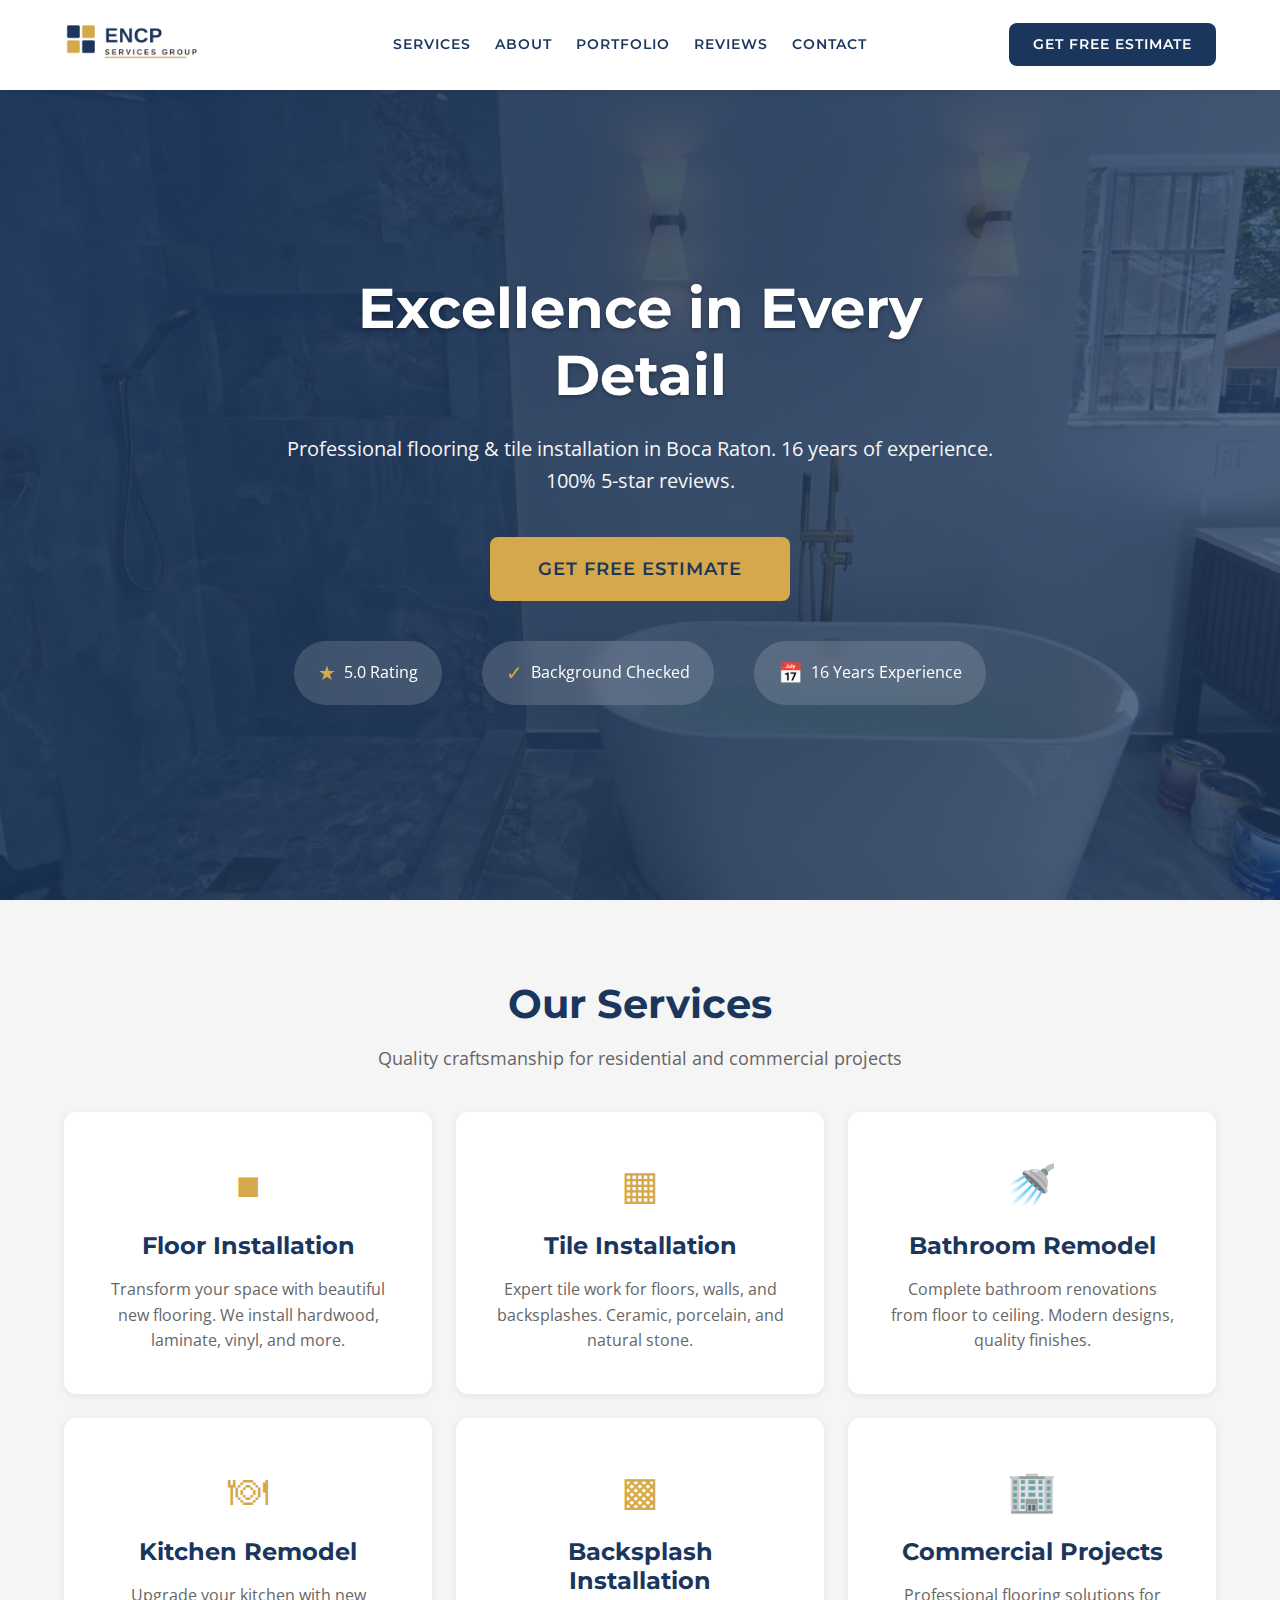
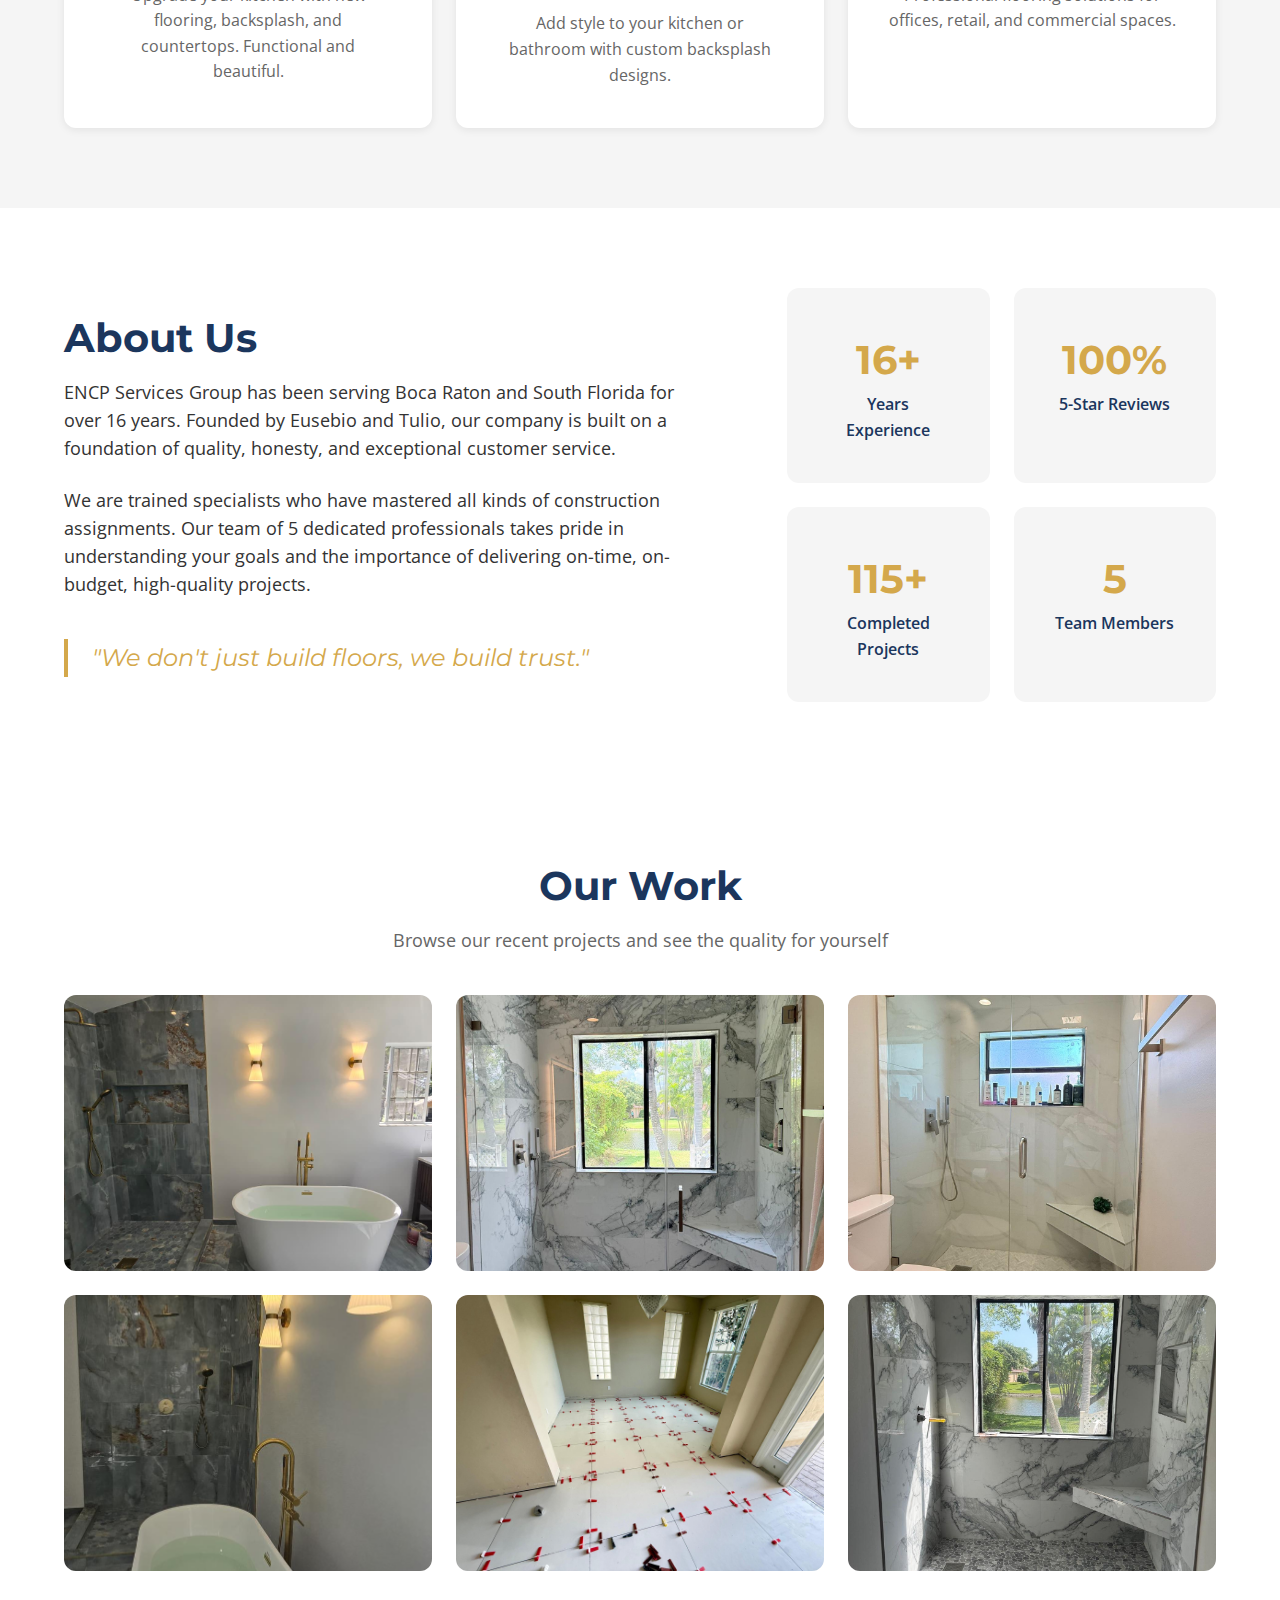
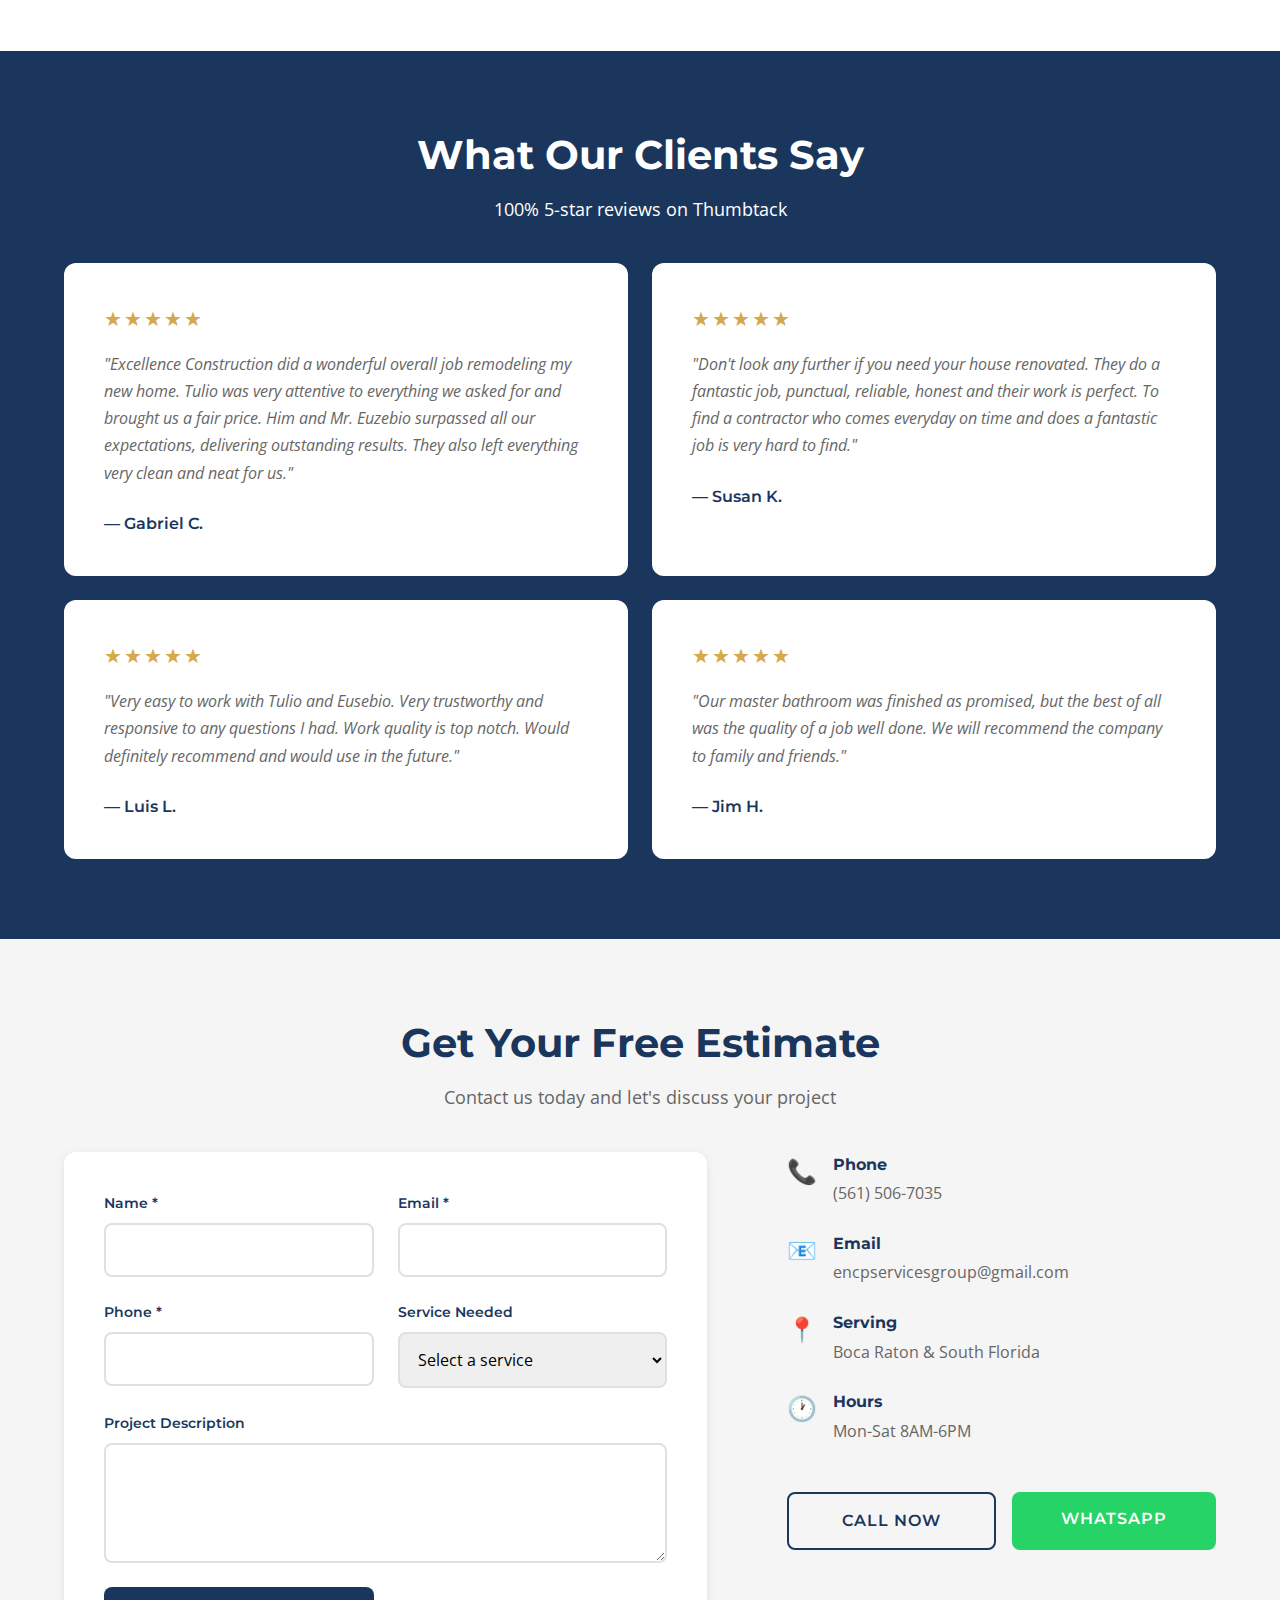
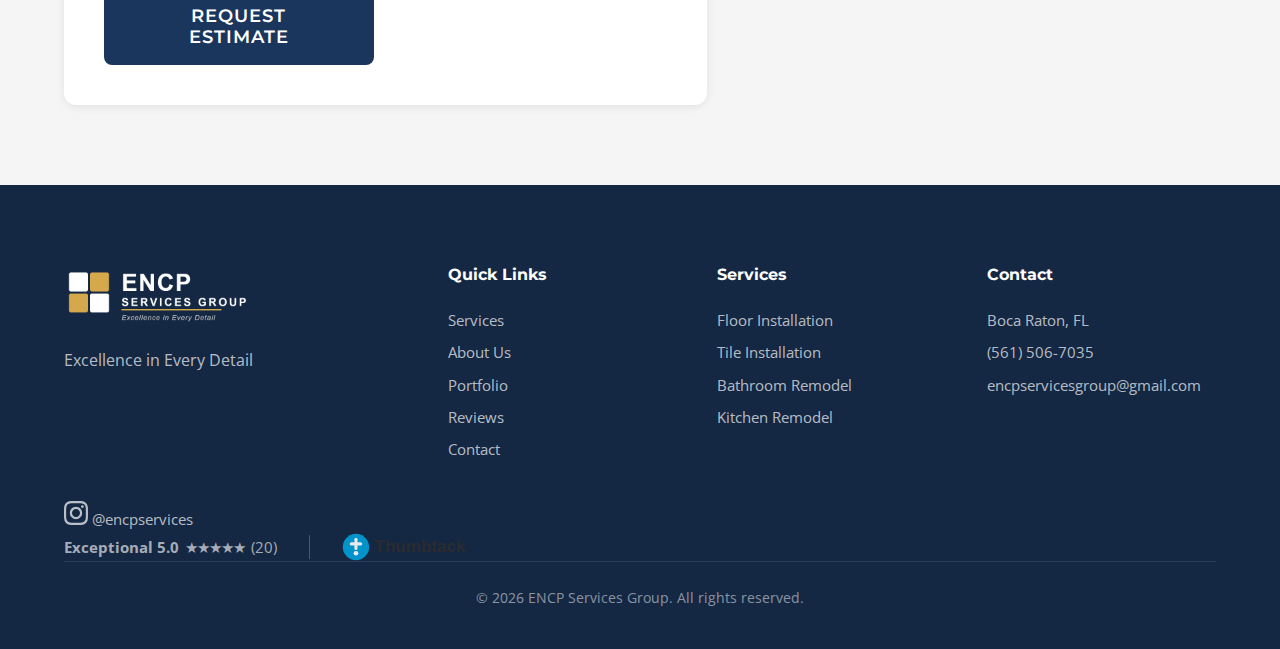
<file: index.html>
<!DOCTYPE html>
<html lang="en">
<head>
    <meta charset="UTF-8">
    <meta name="viewport" content="width=device-width, initial-scale=1.0, viewport-fit=cover">
    <meta name="theme-color" content="#1B365D">
    <meta name="apple-mobile-web-app-status-bar-style" content="black-translucent">
    <meta name="apple-mobile-web-app-capable" content="yes">
    <meta name="mobile-web-app-capable" content="yes">

    <!-- SEO Primary -->
    <title>ENCP Services Group | Floor & Tile Installation Boca Raton FL</title>
    <meta name="description" content="Professional floor and tile installation in Boca Raton, FL. 16 years experience, 100% 5-star reviews. Bathroom & kitchen remodel specialists. Licensed & insured. Free estimates. Call (561) 506-7035">
    <meta name="keywords" content="tile installation boca raton, floor installation boca raton, bathroom remodel boca raton, tile contractor south florida, flooring contractor boca raton, kitchen remodel boca raton, porcelain tile installation, ceramic tile boca raton">
    <meta name="author" content="ENCP Services Group">
    <meta name="robots" content="index, follow">
    <link rel="canonical" href="https://encpservices.com/">

    <!-- Open Graph / Facebook -->
    <meta property="og:type" content="website">
    <meta property="og:url" content="https://encpservices.com/">
    <meta property="og:title" content="ENCP Services Group | Floor & Tile Installation Boca Raton FL">
    <meta property="og:description" content="Professional floor and tile installation in Boca Raton. 16 years experience, 100% 5-star reviews. Bathroom & kitchen remodel. Free estimates!">
    <meta property="og:image" content="https://encpservices.com/assets/logo/encp-icon.png">
    <meta property="og:image:width" content="512">
    <meta property="og:image:height" content="512">
    <meta property="og:locale" content="en_US">

    <!-- Twitter -->
    <meta name="twitter:card" content="summary_large_image">
    <meta name="twitter:title" content="ENCP Services Group | Floor & Tile Installation Boca Raton FL">
    <meta name="twitter:description" content="Professional floor and tile installation in Boca Raton. 16 years experience, 100% 5-star reviews. Free estimates!">
    <meta name="twitter:image" content="https://encpservices.com/assets/logo/encp-icon.png">

    <!-- Geo Tags for Local SEO -->
    <meta name="geo.region" content="US-FL">
    <meta name="geo.placename" content="Boca Raton">
    <meta name="geo.position" content="26.3587;-80.0831">
    <meta name="ICBM" content="26.3587, -80.0831">

    <link rel="icon" type="image/png" href="assets/logo/favicon-32.png">
    <link href="https://fonts.googleapis.com/css2?family=Montserrat:wght@400;600;700&family=Open+Sans:wght@400;600&display=swap" rel="stylesheet">
    <link rel="stylesheet" href="styles.css">

    <!-- Structured Data - Local Business Schema -->
    <script type="application/ld+json">
    {
        "@context": "https://schema.org",
        "@type": "HomeAndConstructionBusiness",
        "name": "ENCP Services Group",
        "image": "https://encpservices.com/assets/logo/encp-logo-main.png",
        "url": "https://encpservices.com",
        "telephone": "+1-561-506-7035",
        "email": "encpservicesgroup@gmail.com",
        "address": {
            "@type": "PostalAddress",
            "addressLocality": "Boca Raton",
            "addressRegion": "FL",
            "addressCountry": "US"
        },
        "geo": {
            "@type": "GeoCoordinates",
            "latitude": 26.3587,
            "longitude": -80.0831
        },
        "areaServed": [
            {
                "@type": "City",
                "name": "Boca Raton"
            },
            {
                "@type": "City",
                "name": "Delray Beach"
            },
            {
                "@type": "City",
                "name": "Pompano Beach"
            },
            {
                "@type": "City",
                "name": "Fort Lauderdale"
            },
            {
                "@type": "State",
                "name": "Florida"
            }
        ],
        "serviceType": [
            "Tile Installation",
            "Floor Installation",
            "Bathroom Remodel",
            "Kitchen Remodel",
            "Shower Installation"
        ],
        "priceRange": "$$",
        "openingHours": "Mo-Sa 07:00-18:00",
        "aggregateRating": {
            "@type": "AggregateRating",
            "ratingValue": "5.0",
            "reviewCount": "20",
            "bestRating": "5",
            "worstRating": "1"
        },
        "sameAs": [
            "https://www.thumbtack.com/fl/boca-raton/tile/encp-services-group/service/335989598897750230",
            "https://instagram.com/encpservices"
        ]
    }
    </script>

    <!-- Structured Data - Website with SearchAction -->
    <script type="application/ld+json">
    {
        "@context": "https://schema.org",
        "@type": "WebSite",
        "name": "ENCP Services Group",
        "url": "https://encpservices.com",
        "potentialAction": {
            "@type": "SearchAction",
            "target": "https://encpservices.com/?s={search_term_string}",
            "query-input": "required name=search_term_string"
        }
    }
    </script>

    <!-- Structured Data - Site Navigation -->
    <script type="application/ld+json">
    {
        "@context": "https://schema.org",
        "@type": "ItemList",
        "itemListElement": [
            {
                "@type": "SiteNavigationElement",
                "position": 1,
                "name": "Services",
                "description": "Floor & Tile Installation, Bathroom Remodel, Kitchen Remodel",
                "url": "https://encpservices.com/#services"
            },
            {
                "@type": "SiteNavigationElement",
                "position": 2,
                "name": "About Us",
                "description": "16 years experience, licensed and background checked",
                "url": "https://encpservices.com/#about"
            },
            {
                "@type": "SiteNavigationElement",
                "position": 3,
                "name": "Portfolio",
                "description": "View our completed projects and transformations",
                "url": "https://encpservices.com/#portfolio"
            },
            {
                "@type": "SiteNavigationElement",
                "position": 4,
                "name": "Reviews",
                "description": "100% 5-star reviews from happy customers",
                "url": "https://encpservices.com/#reviews"
            },
            {
                "@type": "SiteNavigationElement",
                "position": 5,
                "name": "Contact",
                "description": "Get your free estimate - Call (561) 506-7035",
                "url": "https://encpservices.com/#contact"
            }
        ]
    }
    </script>
</head>
<body>
    <!-- HEADER -->
    <header class="header">
        <div class="container header-content">
            <a href="#" class="logo">
                <img src="assets/logo/encp-logo-horizontal.png" alt="ENCP Services Group">
            </a>
            <nav class="nav">
                <a href="#services">Services</a>
                <a href="#about">About</a>
                <a href="#portfolio">Portfolio</a>
                <a href="#reviews">Reviews</a>
                <a href="#contact">Contact</a>
            </nav>
            <a href="#contact" class="btn btn-primary header-cta">Get Free Estimate</a>
            <button class="mobile-menu-btn" aria-label="Menu">
                <span></span>
                <span></span>
                <span></span>
            </button>
        </div>
    </header>

    <!-- HERO -->
    <section class="hero" id="hero">
        <div class="hero-overlay"></div>
        <div class="container hero-content">
            <h1>Excellence in Every Detail</h1>
            <p class="hero-subtitle">Professional flooring & tile installation in Boca Raton. 16 years of experience. 100% 5-star reviews.</p>
            <a href="#contact" class="btn btn-gold btn-large">Get Free Estimate</a>
            <div class="trust-badges">
                <div class="badge">
                    <span class="badge-icon">&#9733;</span>
                    <span>5.0 Rating</span>
                </div>
                <div class="badge">
                    <span class="badge-icon">&#10003;</span>
                    <span>Background Checked</span>
                </div>
                <div class="badge">
                    <span class="badge-icon">&#128197;</span>
                    <span>16 Years Experience</span>
                </div>
            </div>
        </div>
    </section>

    <!-- SERVICES -->
    <section class="services" id="services">
        <div class="container">
            <h2 class="section-title">Our Services</h2>
            <p class="section-subtitle">Quality craftsmanship for residential and commercial projects</p>
            <div class="services-grid">
                <div class="service-card">
                    <div class="service-icon">&#9632;</div>
                    <h3>Floor Installation</h3>
                    <p>Transform your space with beautiful new flooring. We install hardwood, laminate, vinyl, and more.</p>
                </div>
                <div class="service-card">
                    <div class="service-icon">&#9638;</div>
                    <h3>Tile Installation</h3>
                    <p>Expert tile work for floors, walls, and backsplashes. Ceramic, porcelain, and natural stone.</p>
                </div>
                <div class="service-card">
                    <div class="service-icon">&#128703;</div>
                    <h3>Bathroom Remodel</h3>
                    <p>Complete bathroom renovations from floor to ceiling. Modern designs, quality finishes.</p>
                </div>
                <div class="service-card">
                    <div class="service-icon">&#127869;</div>
                    <h3>Kitchen Remodel</h3>
                    <p>Upgrade your kitchen with new flooring, backsplash, and countertops. Functional and beautiful.</p>
                </div>
                <div class="service-card">
                    <div class="service-icon">&#9641;</div>
                    <h3>Backsplash Installation</h3>
                    <p>Add style to your kitchen or bathroom with custom backsplash designs.</p>
                </div>
                <div class="service-card">
                    <div class="service-icon">&#127970;</div>
                    <h3>Commercial Projects</h3>
                    <p>Professional flooring solutions for offices, retail, and commercial spaces.</p>
                </div>
            </div>
        </div>
    </section>

    <!-- ABOUT -->
    <section class="about" id="about">
        <div class="container">
            <div class="about-content">
                <div class="about-text">
                    <h2 class="section-title">About Us</h2>
                    <p>ENCP Services Group has been serving Boca Raton and South Florida for over 16 years. Founded by Eusebio and Tulio, our company is built on a foundation of quality, honesty, and exceptional customer service.</p>
                    <p>We are trained specialists who have mastered all kinds of construction assignments. Our team of 5 dedicated professionals takes pride in understanding your goals and the importance of delivering on-time, on-budget, high-quality projects.</p>
                    <blockquote>"We don't just build floors, we build trust."</blockquote>
                </div>
                <div class="about-stats">
                    <div class="stat">
                        <span class="stat-number">16+</span>
                        <span class="stat-label">Years Experience</span>
                    </div>
                    <div class="stat">
                        <span class="stat-number">100%</span>
                        <span class="stat-label">5-Star Reviews</span>
                    </div>
                    <div class="stat">
                        <span class="stat-number">115+</span>
                        <span class="stat-label">Completed Projects</span>
                    </div>
                    <div class="stat">
                        <span class="stat-number">5</span>
                        <span class="stat-label">Team Members</span>
                    </div>
                </div>
            </div>
        </div>
    </section>

    <!-- PORTFOLIO -->
    <section class="portfolio" id="portfolio">
        <div class="container">
            <h2 class="section-title">Our Work</h2>
            <p class="section-subtitle">Browse our recent projects and see the quality for yourself</p>
            <div class="portfolio-grid">
                <div class="portfolio-item">
                    <img src="assets/fotos/bathroom-01-luxury-final.jpeg" alt="Luxury Bathroom Remodel">
                    <div class="portfolio-overlay">
                        <span>Bathroom Remodel</span>
                    </div>
                </div>
                <div class="portfolio-item">
                    <img src="assets/fotos/shower-03-marble-final.jpeg" alt="Marble Shower Installation">
                    <div class="portfolio-overlay">
                        <span>Shower Installation</span>
                    </div>
                </div>
                <div class="portfolio-item">
                    <img src="assets/fotos/bathroom-03-modern-final.jpeg" alt="Modern Bathroom">
                    <div class="portfolio-overlay">
                        <span>Modern Bathroom</span>
                    </div>
                </div>
                <div class="portfolio-item">
                    <img src="assets/fotos/bathroom-02-luxury-angle.jpeg" alt="Luxury Bathroom">
                    <div class="portfolio-overlay">
                        <span>Luxury Bathroom</span>
                    </div>
                </div>
                <div class="portfolio-item">
                    <img src="assets/fotos/floor-01-installation-progress.jpeg" alt="Floor Installation">
                    <div class="portfolio-overlay">
                        <span>Floor Installation</span>
                    </div>
                </div>
                <div class="portfolio-item">
                    <img src="assets/fotos/shower-01-marble-progress.jpeg" alt="Marble Shower">
                    <div class="portfolio-overlay">
                        <span>Marble Shower</span>
                    </div>
                </div>
            </div>
        </div>
    </section>

    <!-- REVIEWS -->
    <section class="reviews" id="reviews">
        <div class="container">
            <h2 class="section-title">What Our Clients Say</h2>
            <p class="section-subtitle">100% 5-star reviews on Thumbtack</p>
            <div class="reviews-grid">
                <div class="review-card">
                    <div class="review-stars">&#9733;&#9733;&#9733;&#9733;&#9733;</div>
                    <p class="review-text">"Excellence Construction did a wonderful overall job remodeling my new home. Tulio was very attentive to everything we asked for and brought us a fair price. Him and Mr. Euzebio surpassed all our expectations, delivering outstanding results. They also left everything very clean and neat for us."</p>
                    <div class="review-author">— Gabriel C.</div>
                </div>
                <div class="review-card">
                    <div class="review-stars">&#9733;&#9733;&#9733;&#9733;&#9733;</div>
                    <p class="review-text">"Don't look any further if you need your house renovated. They do a fantastic job, punctual, reliable, honest and their work is perfect. To find a contractor who comes everyday on time and does a fantastic job is very hard to find."</p>
                    <div class="review-author">— Susan K.</div>
                </div>
                <div class="review-card">
                    <div class="review-stars">&#9733;&#9733;&#9733;&#9733;&#9733;</div>
                    <p class="review-text">"Very easy to work with Tulio and Eusebio. Very trustworthy and responsive to any questions I had. Work quality is top notch. Would definitely recommend and would use in the future."</p>
                    <div class="review-author">— Luis L.</div>
                </div>
                <div class="review-card">
                    <div class="review-stars">&#9733;&#9733;&#9733;&#9733;&#9733;</div>
                    <p class="review-text">"Our master bathroom was finished as promised, but the best of all was the quality of a job well done. We will recommend the company to family and friends."</p>
                    <div class="review-author">— Jim H.</div>
                </div>
            </div>
        </div>
    </section>

    <!-- CONTACT -->
    <section class="contact" id="contact">
        <div class="container">
            <h2 class="section-title">Get Your Free Estimate</h2>
            <p class="section-subtitle">Contact us today and let's discuss your project</p>
            <div class="contact-content">
                <form class="contact-form" action="https://formspree.io/f/xlgwdpol" method="POST">
                    <div class="form-group">
                        <label for="name">Name *</label>
                        <input type="text" id="name" name="name" required>
                    </div>
                    <div class="form-group">
                        <label for="email">Email *</label>
                        <input type="email" id="email" name="email" required>
                    </div>
                    <div class="form-group">
                        <label for="phone">Phone *</label>
                        <input type="tel" id="phone" name="phone" required>
                    </div>
                    <div class="form-group">
                        <label for="service">Service Needed</label>
                        <select id="service" name="service">
                            <option value="">Select a service</option>
                            <option value="floor">Floor Installation</option>
                            <option value="tile">Tile Installation</option>
                            <option value="bathroom">Bathroom Remodel</option>
                            <option value="kitchen">Kitchen Remodel</option>
                            <option value="backsplash">Backsplash Installation</option>
                            <option value="commercial">Commercial Project</option>
                            <option value="other">Other</option>
                        </select>
                    </div>
                    <div class="form-group full-width">
                        <label for="message">Project Description</label>
                        <textarea id="message" name="message" rows="4"></textarea>
                    </div>
                    <button type="submit" class="btn btn-primary btn-large full-width">Request Estimate</button>
                </form>
                <div class="contact-info">
                    <div class="contact-item">
                        <span class="contact-icon">&#128222;</span>
                        <div>
                            <strong>Phone</strong>
                            <a href="tel:+15615067035">(561) 506-7035</a>
                        </div>
                    </div>
                    <div class="contact-item">
                        <span class="contact-icon">&#128231;</span>
                        <div>
                            <strong>Email</strong>
                            <a href="mailto:encpservicesgroup@gmail.com">encpservicesgroup@gmail.com</a>
                        </div>
                    </div>
                    <div class="contact-item">
                        <span class="contact-icon">&#128205;</span>
                        <div>
                            <strong>Serving</strong>
                            <span>Boca Raton & South Florida</span>
                        </div>
                    </div>
                    <div class="contact-item">
                        <span class="contact-icon">&#128336;</span>
                        <div>
                            <strong>Hours</strong>
                            <span>Mon-Sat 8AM-6PM</span>
                        </div>
                    </div>
                    <div class="contact-buttons">
                        <a href="tel:+15615067035" class="btn btn-outline">Call Now</a>
                        <a href="https://wa.me/15615067035" class="btn btn-whatsapp" target="_blank">WhatsApp</a>
                    </div>
                </div>
            </div>
        </div>
    </section>

    <!-- FOOTER -->
    <footer class="footer">
        <div class="container">
            <div class="footer-content">
                <div class="footer-brand">
                    <img src="assets/logo/encp-logo-white.png" alt="ENCP Services Group" class="footer-logo">
                    <p>Excellence in Every Detail</p>
                </div>
                <div class="footer-links">
                    <h4>Quick Links</h4>
                    <a href="#services">Services</a>
                    <a href="#about">About Us</a>
                    <a href="#portfolio">Portfolio</a>
                    <a href="#reviews">Reviews</a>
                    <a href="#contact">Contact</a>
                </div>
                <div class="footer-services">
                    <h4>Services</h4>
                    <span>Floor Installation</span>
                    <span>Tile Installation</span>
                    <span>Bathroom Remodel</span>
                    <span>Kitchen Remodel</span>
                </div>
                <div class="footer-contact">
                    <h4>Contact</h4>
                    <span>Boca Raton, FL</span>
                    <a href="tel:+15615067035">(561) 506-7035</a>
                    <a href="mailto:encpservicesgroup@gmail.com">encpservicesgroup@gmail.com</a>
                </div>
            </div>
            <!-- Social & Reviews Badge -->
            <div class="social-badges">
                <a href="https://instagram.com/encpservices" target="_blank" rel="noopener" class="social-link instagram-link">
                    <svg class="instagram-icon" viewBox="0 0 24 24" width="24" height="24" fill="currentColor">
                        <path d="M12 2.163c3.204 0 3.584.012 4.85.07 3.252.148 4.771 1.691 4.919 4.919.058 1.265.069 1.645.069 4.849 0 3.205-.012 3.584-.069 4.849-.149 3.225-1.664 4.771-4.919 4.919-1.266.058-1.644.07-4.85.07-3.204 0-3.584-.012-4.849-.07-3.26-.149-4.771-1.699-4.919-4.92-.058-1.265-.07-1.644-.07-4.849 0-3.204.013-3.583.07-4.849.149-3.227 1.664-4.771 4.919-4.919 1.266-.057 1.645-.069 4.849-.069zm0-2.163c-3.259 0-3.667.014-4.947.072-4.358.2-6.78 2.618-6.98 6.98-.059 1.281-.073 1.689-.073 4.948 0 3.259.014 3.668.072 4.948.2 4.358 2.618 6.78 6.98 6.98 1.281.058 1.689.072 4.948.072 3.259 0 3.668-.014 4.948-.072 4.354-.2 6.782-2.618 6.979-6.98.059-1.28.073-1.689.073-4.948 0-3.259-.014-3.667-.072-4.947-.196-4.354-2.617-6.78-6.979-6.98-1.281-.059-1.69-.073-4.949-.073zm0 5.838c-3.403 0-6.162 2.759-6.162 6.162s2.759 6.163 6.162 6.163 6.162-2.759 6.162-6.163c0-3.403-2.759-6.162-6.162-6.162zm0 10.162c-2.209 0-4-1.79-4-4 0-2.209 1.791-4 4-4s4 1.791 4 4c0 2.21-1.791 4-4 4zm6.406-11.845c-.796 0-1.441.645-1.441 1.44s.645 1.44 1.441 1.44c.795 0 1.439-.645 1.439-1.44s-.644-1.44-1.439-1.44z"/>
                    </svg>
                    <span>@encpservices</span>
                </a>
                <span class="social-divider"></span>
                <a href="https://www.thumbtack.com/fl/boca-raton/tile/encp-services-group/service/335989598897750230" target="_blank" rel="noopener" class="social-link thumbtack-link">
                    <div class="thumbtack-rating">
                        <span class="thumbtack-exceptional">Exceptional 5.0</span>
                        <span class="thumbtack-stars">★★★★★</span>
                        <span class="thumbtack-reviews">(20)</span>
                    </div>
                    <span class="thumbtack-divider"></span>
                    <img src="assets/thumbtack-logo.svg" alt="Thumbtack" class="thumbtack-logo">
                </a>
            </div>

            <div class="footer-bottom">
                <p>&copy; 2026 ENCP Services Group. All rights reserved.</p>
            </div>
        </div>
    </footer>

    <script>
        // Mobile menu toggle
        document.querySelector('.mobile-menu-btn').addEventListener('click', function() {
            document.querySelector('.nav').classList.toggle('active');
            this.classList.toggle('active');
        });

        // Smooth scroll
        document.querySelectorAll('a[href^="#"]').forEach(anchor => {
            anchor.addEventListener('click', function (e) {
                e.preventDefault();
                const target = document.querySelector(this.getAttribute('href'));
                if (target) {
                    target.scrollIntoView({ behavior: 'smooth', block: 'start' });
                    document.querySelector('.nav').classList.remove('active');
                    document.querySelector('.mobile-menu-btn').classList.remove('active');
                }
            });
        });

        // Header scroll effect
        window.addEventListener('scroll', function() {
            const header = document.querySelector('.header');
            if (window.scrollY > 50) {
                header.classList.add('scrolled');
            } else {
                header.classList.remove('scrolled');
            }
        });
    </script>
</body>
</html>
</file>
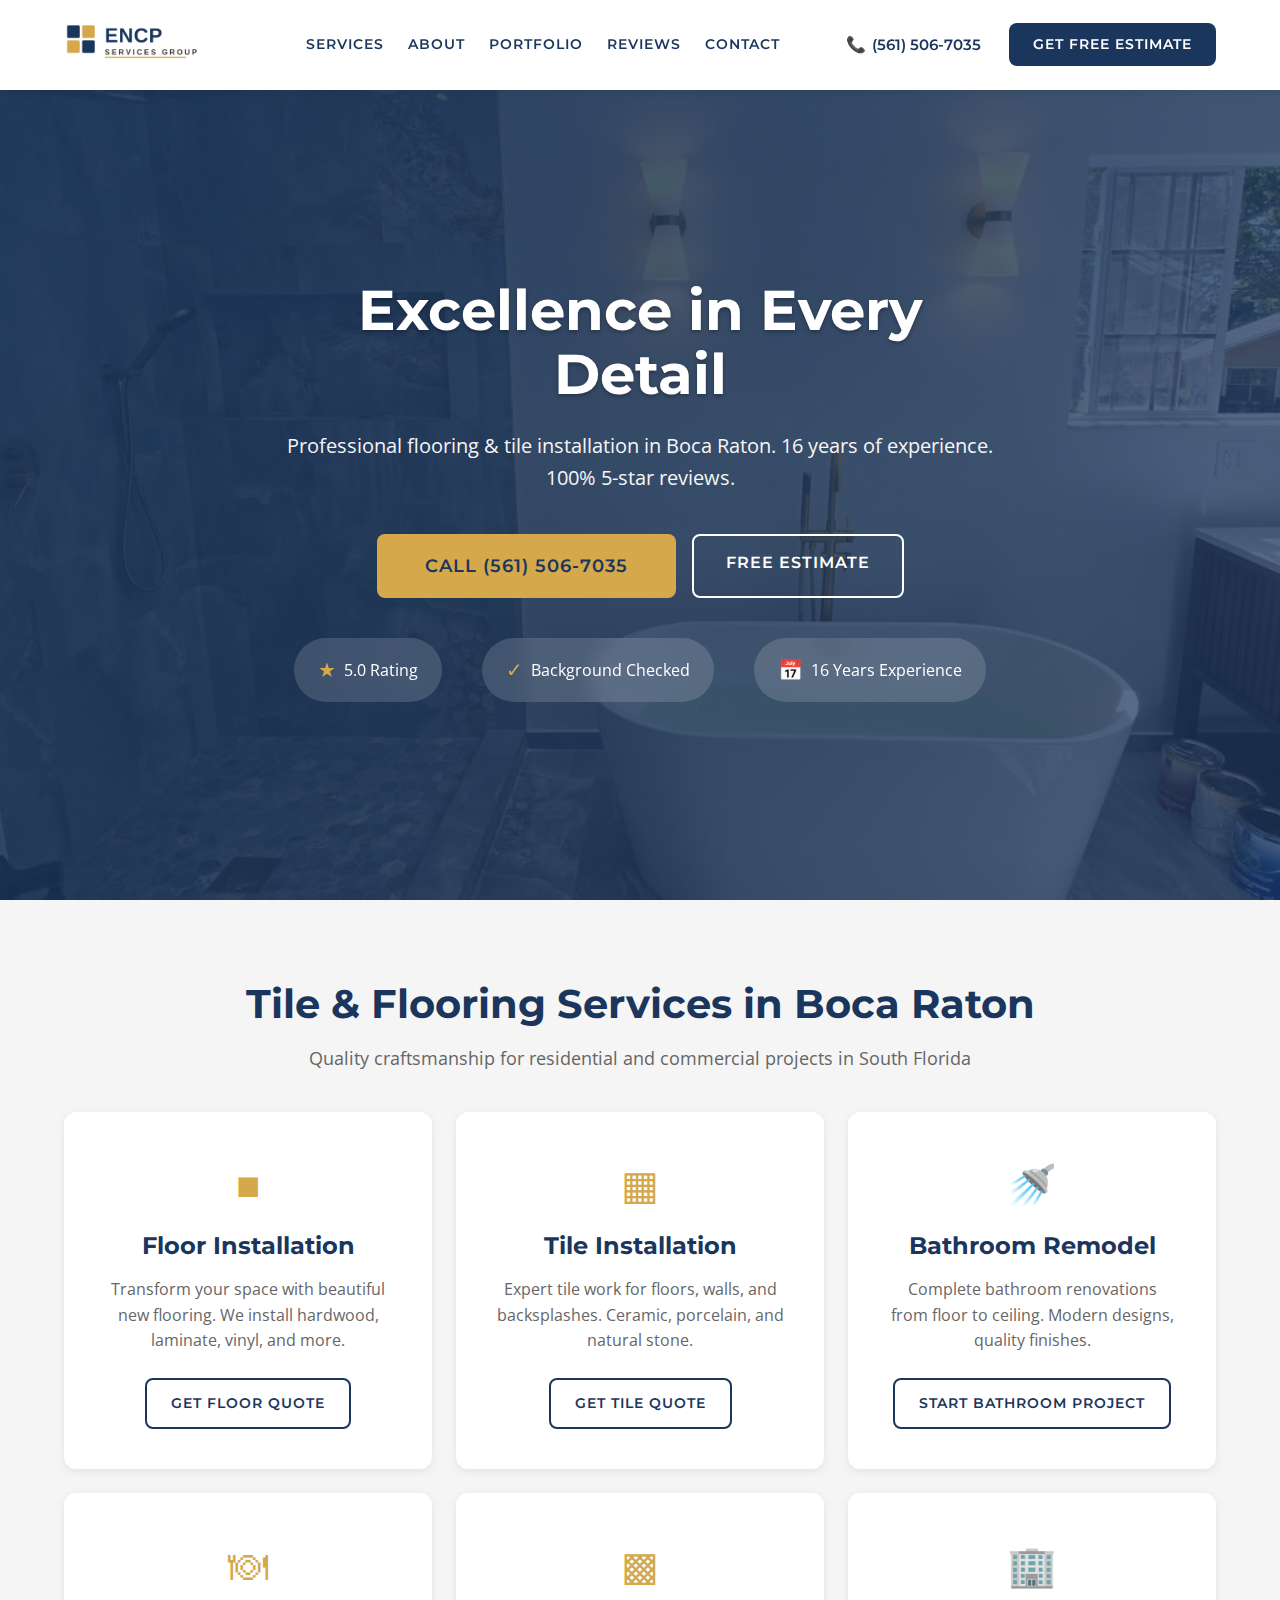
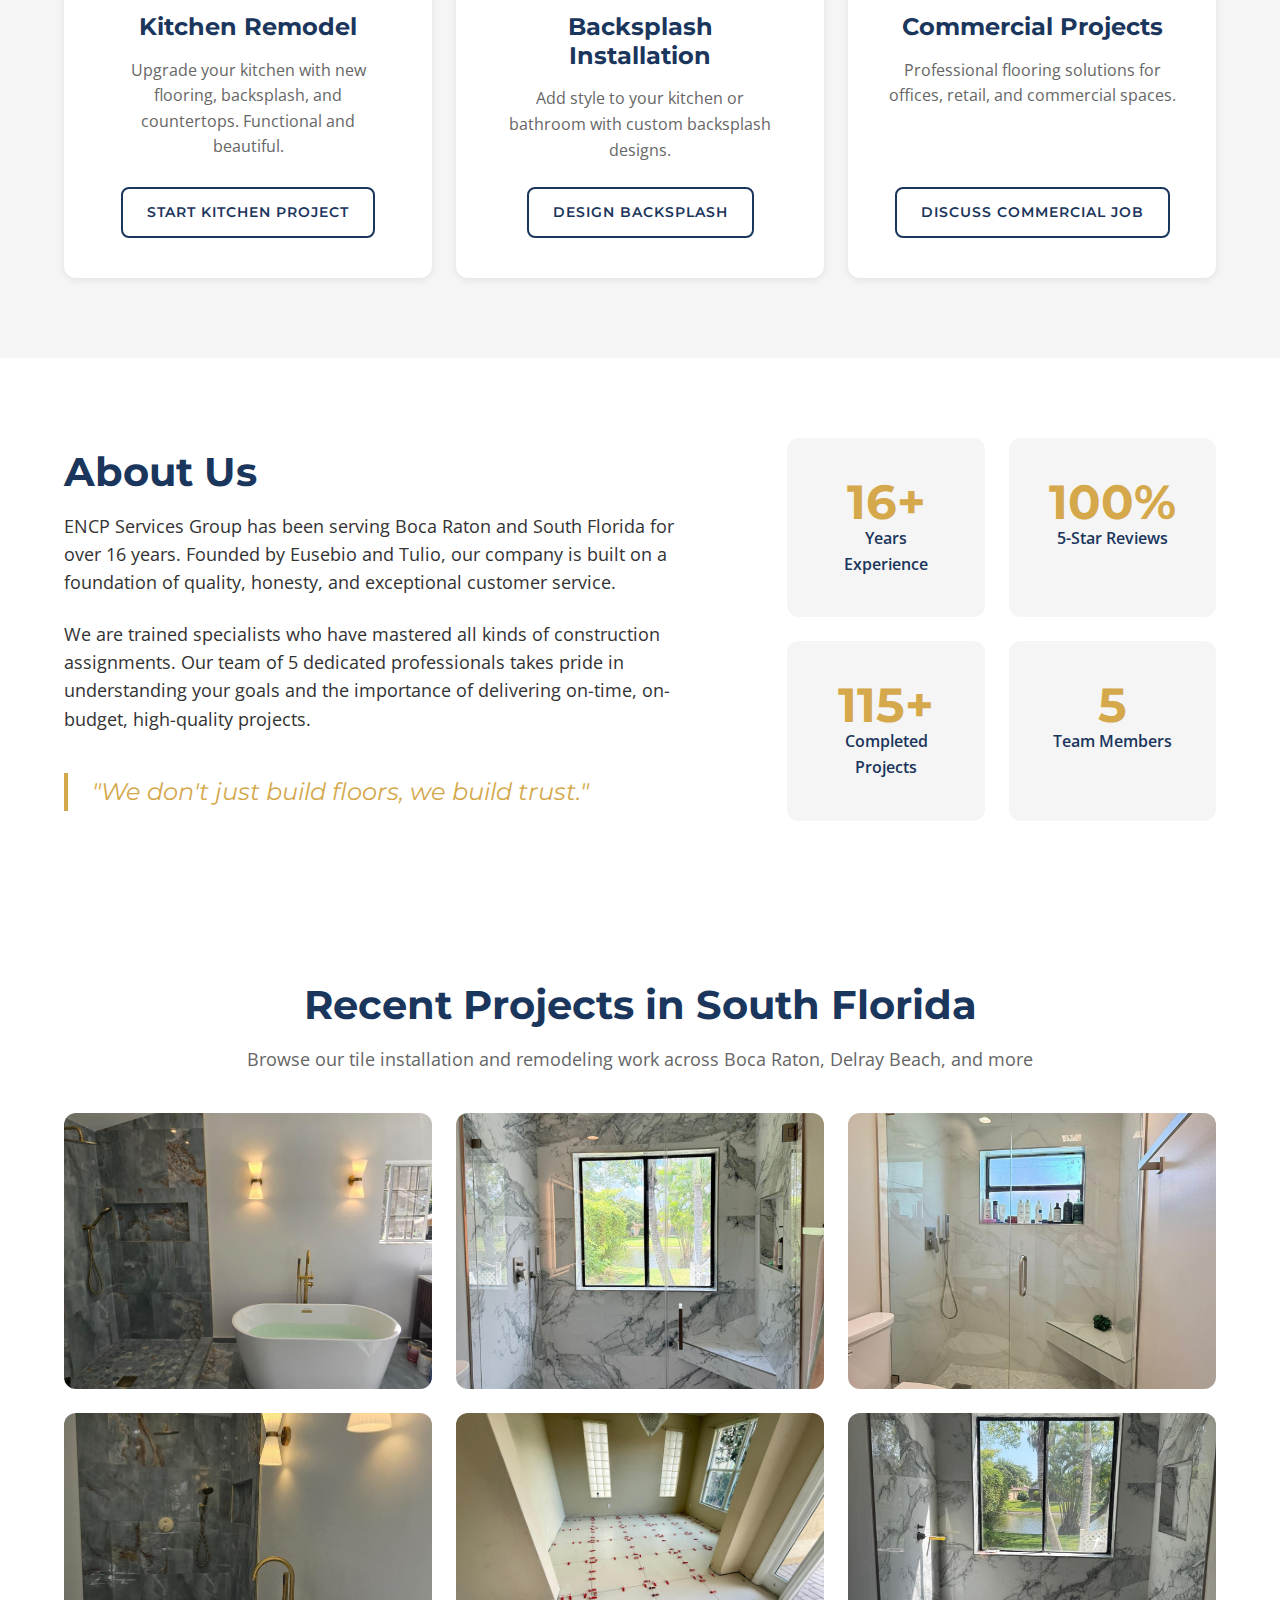
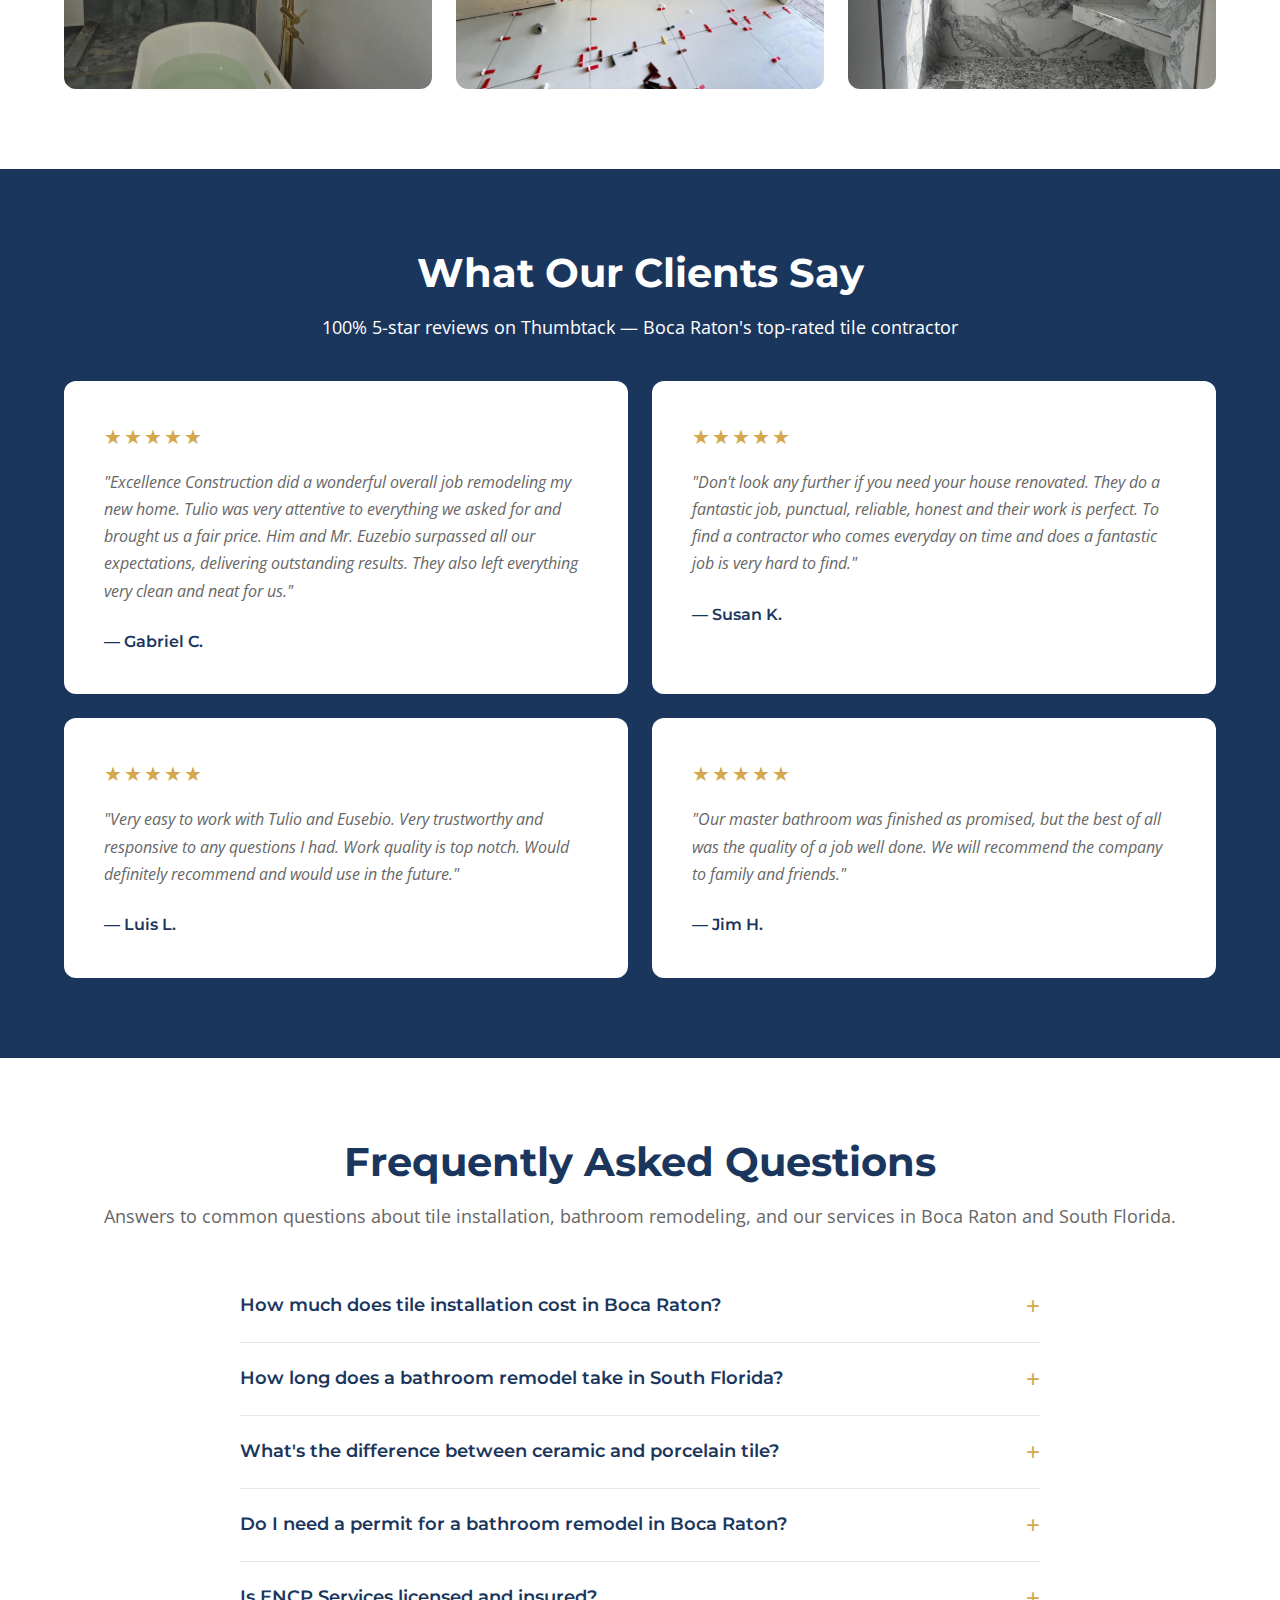
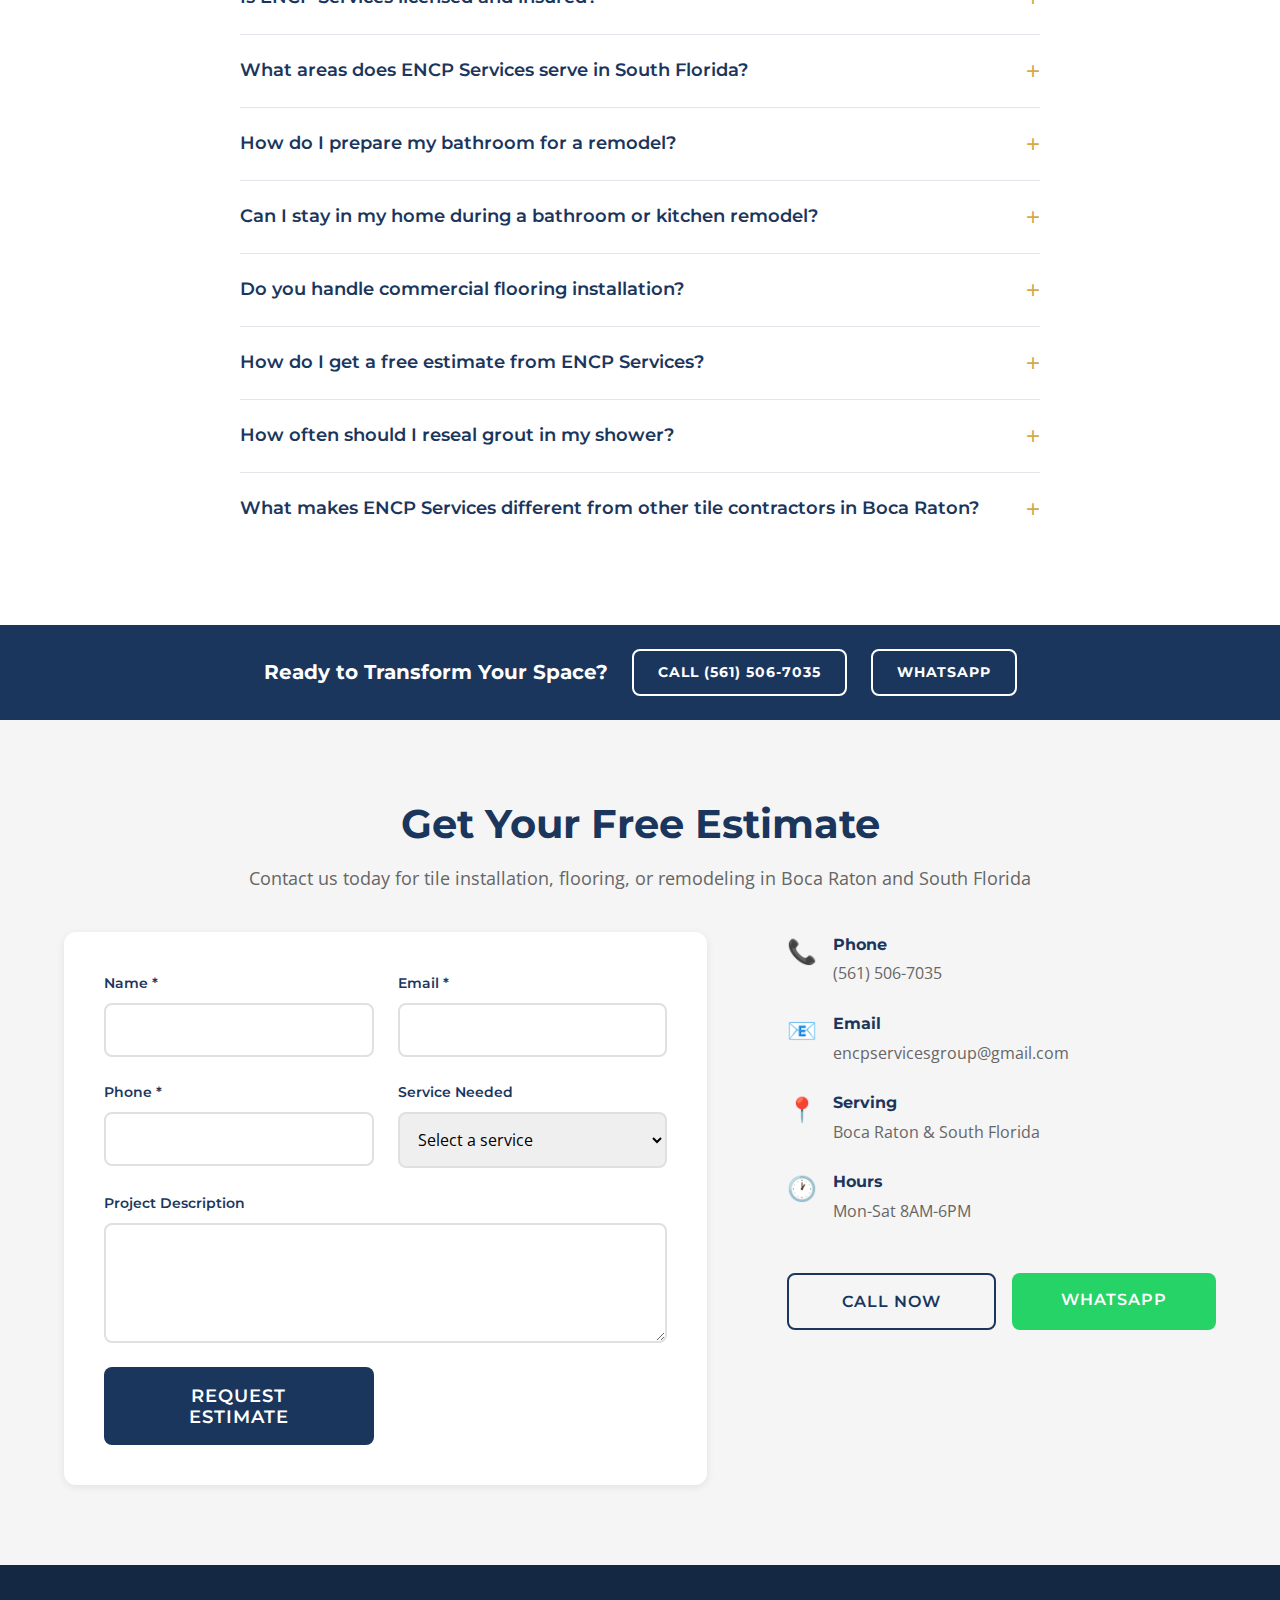
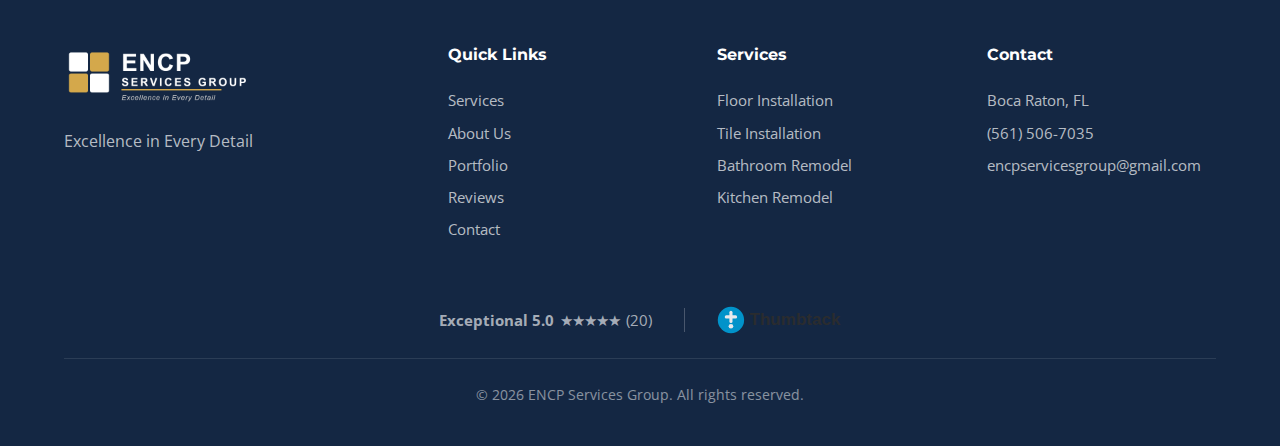
<file: public/index.html>
<!DOCTYPE html>
<html lang="en">
<head>
    <meta charset="UTF-8">
    <meta name="viewport" content="width=device-width, initial-scale=1.0, viewport-fit=cover">
    <meta name="theme-color" content="#1B365D">
    <meta name="apple-mobile-web-app-status-bar-style" content="black-translucent">
    <meta name="apple-mobile-web-app-capable" content="yes">
    <meta name="mobile-web-app-capable" content="yes">
    <title>ENCP Services Group | Bathroom & Kitchen Remodeling Boca Raton FL</title>
    <meta name="description" content="Professional bathroom and kitchen remodeling in Boca Raton, FL. Tile installation, flooring, backsplash, shower remodel. 16+ years experience, 100% 5-star reviews. Free estimates. Call (561) 506-7035">
    <link rel="canonical" href="https://encpservices.com/">

    <!-- Geo Targeting -->
    <meta name="geo.region" content="US-FL">
    <meta name="geo.placename" content="Boca Raton">
    <meta name="geo.position" content="26.3683;-80.1289">
    <meta name="ICBM" content="26.3683, -80.1289">

    <!-- Open Graph (Facebook / WhatsApp / LinkedIn) -->
    <meta property="og:type" content="website">
    <meta property="og:url" content="https://encpservices.com/">
    <meta property="og:title" content="ENCP Services Group | Bathroom & Kitchen Remodeling Boca Raton FL">
    <meta property="og:description" content="Professional bathroom and kitchen remodeling in Boca Raton. Tile, flooring, backsplash, shower remodel. 16+ years experience, 5-star reviews. Free estimates!">
    <meta property="og:image" content="https://encpservices.com/assets/logo/encp-og-image.png">
    <meta property="og:image:width" content="1200">
    <meta property="og:image:height" content="630">
    <meta property="og:locale" content="en_US">
    <meta property="og:site_name" content="ENCP Services Group">

    <!-- Twitter Card -->
    <meta name="twitter:card" content="summary_large_image">
    <meta name="twitter:title" content="ENCP Services Group | Bathroom & Kitchen Remodeling Boca Raton FL">
    <meta name="twitter:description" content="Professional bathroom and kitchen remodeling in Boca Raton. Tile, flooring, backsplash, shower remodel. 16+ years experience, 5-star reviews. Free estimates!">
    <meta name="twitter:image" content="https://encpservices.com/assets/logo/encp-og-image.png">

    <link rel="icon" type="image/png" href="assets/logo/favicon-32.png">
    <link href="https://fonts.googleapis.com/css2?family=Montserrat:wght@400;600;700&family=Open+Sans:wght@400;600&display=swap" rel="stylesheet">
    <link rel="stylesheet" href="styles.css">

    <!-- Schema.org JSON-LD: LocalBusiness -->
    <script type="application/ld+json">
    {
        "@context": "https://schema.org",
        "@type": "HomeAndConstructionBusiness",
        "name": "ENCP Services Group",
        "alternateName": "ENCP Services",
        "url": "https://encpservices.com",
        "logo": "https://encpservices.com/assets/logo/encp-logo-horizontal.png",
        "image": "https://encpservices.com/assets/fotos/bathroom-01-luxury-final.jpeg",
        "description": "Professional floor and tile installation, bathroom and kitchen remodeling in Boca Raton and South Florida. 16+ years experience, 100% 5-star reviews.",
        "telephone": "+1-561-506-7035",
        "email": "encpservicesgroup@gmail.com",
        "foundingDate": "2010",
        "numberOfEmployees": {
            "@type": "QuantitativeValue",
            "value": 5
        },
        "address": {
            "@type": "PostalAddress",
            "addressLocality": "Boca Raton",
            "addressRegion": "FL",
            "postalCode": "33496",
            "addressCountry": "US"
        },
        "geo": {
            "@type": "GeoCoordinates",
            "latitude": 26.3683,
            "longitude": -80.1289
        },
        "areaServed": [
            {"@type": "City", "name": "Boca Raton", "sameAs": "https://en.wikipedia.org/wiki/Boca_Raton,_Florida"},
            {"@type": "City", "name": "Delray Beach"},
            {"@type": "City", "name": "Pompano Beach"},
            {"@type": "City", "name": "Deerfield Beach"},
            {"@type": "City", "name": "Coral Springs"},
            {"@type": "City", "name": "Coconut Creek"},
            {"@type": "City", "name": "Fort Lauderdale"}
        ],
        "openingHoursSpecification": [
            {
                "@type": "OpeningHoursSpecification",
                "dayOfWeek": ["Monday", "Tuesday", "Wednesday", "Thursday", "Friday", "Saturday"],
                "opens": "08:00",
                "closes": "18:00"
            }
        ],
        "priceRange": "$$",
        "paymentAccepted": "Cash, Check, Credit Card, Venmo",
        "aggregateRating": {
            "@type": "AggregateRating",
            "ratingValue": "5.0",
            "bestRating": "5",
            "worstRating": "1",
            "ratingCount": "20",
            "reviewCount": "20"
        },
        "review": [
            {
                "@type": "Review",
                "author": {"@type": "Person", "name": "Gabriel C."},
                "reviewRating": {"@type": "Rating", "ratingValue": "5"},
                "reviewBody": "Excellence Construction did a wonderful overall job remodeling my new home. Tulio was very attentive to everything we asked for and brought us a fair price."
            },
            {
                "@type": "Review",
                "author": {"@type": "Person", "name": "Susan K."},
                "reviewRating": {"@type": "Rating", "ratingValue": "5"},
                "reviewBody": "Don't look any further if you need your house renovated. They do a fantastic job, punctual, reliable, honest and their work is perfect."
            },
            {
                "@type": "Review",
                "author": {"@type": "Person", "name": "Luis L."},
                "reviewRating": {"@type": "Rating", "ratingValue": "5"},
                "reviewBody": "Very easy to work with Tulio and Eusebio. Very trustworthy and responsive to any questions I had. Work quality is top notch."
            }
        ],
        "hasOfferCatalog": {
            "@type": "OfferCatalog",
            "name": "Tile & Remodeling Services",
            "itemListElement": [
                {"@type": "Offer", "itemOffered": {"@type": "Service", "name": "Floor Installation", "description": "Hardwood, laminate, vinyl, porcelain and ceramic floor installation"}},
                {"@type": "Offer", "itemOffered": {"@type": "Service", "name": "Tile Installation", "description": "Ceramic, porcelain, and natural stone tile for floors, walls, and backsplashes"}},
                {"@type": "Offer", "itemOffered": {"@type": "Service", "name": "Bathroom Remodel", "description": "Complete bathroom renovation including tile, fixtures, and plumbing"}},
                {"@type": "Offer", "itemOffered": {"@type": "Service", "name": "Kitchen Remodel", "description": "Kitchen renovation including backsplash, flooring, cabinets, and countertops"}},
                {"@type": "Offer", "itemOffered": {"@type": "Service", "name": "Backsplash Installation", "description": "Custom kitchen and bathroom backsplash design and installation"}},
                {"@type": "Offer", "itemOffered": {"@type": "Service", "name": "Commercial Flooring", "description": "Professional flooring solutions for offices, retail, and commercial spaces"}}
            ]
        },
        "sameAs": [
            "https://www.thumbtack.com/fl/boca-raton/tile/encp-services-group/service/335989598897750230"
        ]
    }
    </script>

    <!-- Schema.org JSON-LD: FAQPage -->
    <script type="application/ld+json">
    {
      "@context": "https://schema.org",
      "@type": "FAQPage",
      "@id": "https://encpservices.com/#faq",
      "isPartOf": { "@id": "https://encpservices.com/#webpage" },
      "inLanguage": "en-US",
      "dateModified": "2026-04-21",
      "mainEntity": [
        {
          "@type": "Question",
          "@id": "https://encpservices.com/#faq-q1",
          "name": "How much does tile installation cost in Boca Raton?",
          "dateModified": "2026-04-21",
          "answerCount": 1,
          "speakable": {
            "@type": "SpeakableSpecification",
            "xpath": ["//*[@id='faq-q1']//*[contains(@class,'faq-answer-voice')]"]
          },
          "acceptedAnswer": {
            "@type": "Answer",
            "text": "Tile installation in Boca Raton typically costs between $7,801 and $10,774 based on actual data from 2,406 completed local projects. Labor alone runs $4 to $7 per square foot, with materials from $4 to $35 per sq ft depending on tile type. A typical 200 sq ft room ranges from $1,500 to $9,000+. For a precise estimate on your project, call (561) 506-7035 or request a free quote.",
            "dateModified": "2026-04-21",
            "upvoteCount": 0,
            "author": {
              "@type": "Person",
              "@id": "https://encpservices.com/#euzebio",
              "name": "Euzebio Natal",
              "jobTitle": "Managing Member, ENCP Services Group LLC",
              "worksFor": { "@id": "https://encpservices.com/#organization" },
              "knowsAbout": ["Tile Installation", "Floor Installation", "Bathroom Remodeling"]
            },
            "citation": [
              {"@type": "CreativeWork", "name": "Boca Raton Bathroom Remodeling Costs 2026", "url": "https://www.homeyou.com/fl/bathroom-remodeling-boca-raton-costs"}
            ],
            "about": [
              {"@type": "Place", "name": "Boca Raton", "sameAs": "https://www.wikidata.org/wiki/Q158392"},
              {"@type": "Product", "name": "Ceramic tile", "sameAs": "https://www.wikidata.org/wiki/Q186566"}
            ]
          }
        },
        {
          "@type": "Question",
          "@id": "https://encpservices.com/#faq-q2",
          "name": "How long does a bathroom remodel take in South Florida?",
          "dateModified": "2026-04-21",
          "acceptedAnswer": {
            "@type": "Answer",
            "text": "A standard bathroom remodel in South Florida takes 3 to 6 weeks from demolition to final walkthrough. Mid-range projects typically complete in 2 to 4 weeks, while custom master bathrooms with luxury finishes can extend to 8 to 10 weeks or longer. Our team completes most projects within the estimated timeline - 20 verified 5-star reviews on Thumbtack confirm we deliver on schedule.",
            "citation": [
              {"@type": "CreativeWork", "name": "How Much Does a Bathroom Remodel Cost in South Florida 2026?", "url": "https://paragonbuildersgroup.com/bathroom-remodel-cost/"}
            ],
            "mentions": {
              "@type": "HowTo",
              "name": "Bathroom Remodel Phases",
              "totalTime": "P3W",
              "step": [
                {"@type": "HowToStep", "position": 1, "name": "Design & Material Selection", "text": "1 week - finalize layout, choose tile/fixtures/finishes"},
                {"@type": "HowToStep", "position": 2, "name": "Demolition & Prep", "text": "2-3 days - remove old fixtures, flooring, drywall"},
                {"@type": "HowToStep", "position": 3, "name": "Plumbing/Electrical Rough-in", "text": "3-5 days - including any permit inspections"},
                {"@type": "HowToStep", "position": 4, "name": "Tile & Finish Install", "text": "1-2 weeks - waterproofing, tile, grout, sealing"},
                {"@type": "HowToStep", "position": 5, "name": "Fixtures & Final Walkthrough", "text": "3-5 days - install vanity, toilet, lighting, punch list"}
              ]
            }
          }
        },
        {
          "@type": "Question",
          "@id": "https://encpservices.com/#faq-q3",
          "name": "What's the difference between ceramic and porcelain tile?",
          "dateModified": "2026-04-21",
          "acceptedAnswer": {
            "@type": "Answer",
            "text": "The key technical difference is water absorption: porcelain absorbs 0.5% water or less, while ceramic is more porous. This is why the Tile Council of North America (TCNA) - which authors the ANSI A137.3 standard - requires porcelain certification for products marketed as such. For bathrooms, showers, and outdoor patios in humid South Florida, porcelain is superior. Ceramic is better for budget-friendly backsplashes and low-traffic walls. We install both - ceramic from $4 to $15 per sq ft, porcelain from $2 to $45 per sq ft depending on grade.",
            "citation": [
              {"@type": "CreativeWork", "name": "Tile Council of North America - Porcelain Certification", "url": "https://tcnatile.com/resource-center/porcelain-tile-certification/"}
            ],
            "about": [
              {"@type": "Product", "name": "Ceramic tile", "sameAs": "https://www.wikidata.org/wiki/Q186566"},
              {"@type": "Product", "name": "Porcelain tile", "sameAs": "https://www.wikidata.org/wiki/Q29133"}
            ]
          }
        },
        {
          "@type": "Question",
          "@id": "https://encpservices.com/#faq-q4",
          "name": "Do I need a permit for a bathroom remodel in Boca Raton, Florida?",
          "dateModified": "2026-04-21",
          "acceptedAnswer": {
            "@type": "Answer",
            "text": "Yes - if your remodel involves plumbing changes (moving drain lines, toilets, tubs), electrical work (new outlets, fans, fixtures), or structural changes (removing walls). Cosmetic updates like painting or replacing a vanity without plumbing typically do not require a permit. Permit fees in Palm Beach County range from $100 to $2,000+, with approval typically in about 2 weeks. Performing work without a required permit can result in penalties up to 4 times the original cost. ENCP Services pulls all required permits and coordinates inspections.",
            "citation": [
              {"@type": "CreativeWork", "name": "South Florida Bathroom Remodel Cost & Permits 2026", "url": "https://paragonbuildersgroup.com/bathroom-remodel-cost/"}
            ],
            "about": [
              {"@type": "Place", "name": "Boca Raton", "sameAs": "https://www.wikidata.org/wiki/Q158392"}
            ]
          }
        },
        {
          "@type": "Question",
          "@id": "https://encpservices.com/#faq-q5",
          "name": "Is ENCP Services licensed and insured?",
          "dateModified": "2026-04-21",
          "speakable": {
            "@type": "SpeakableSpecification",
            "xpath": ["//*[@id='faq-q5']//*[contains(@class,'faq-answer-voice')]"]
          },
          "acceptedAnswer": {
            "@type": "Answer",
            "text": "Yes - ENCP Services Group LLC is a registered Florida Limited Liability Company (Document #L26000026792), fully active per the Florida Department of State. The company is background-checked and verified on Thumbtack with 20 five-star reviews. Our team operates under Florida Department of Business and Professional Regulation guidelines - you can verify any Florida contractor license at myfloridalicense.com. Contact us for current insurance certificates.",
            "citation": [
              {"@type": "CreativeWork", "name": "Florida Sunbiz - ENCP Services Group LLC", "url": "https://search.sunbiz.org/Inquiry/CorporationSearch/ByName"},
              {"@type": "CreativeWork", "name": "Florida DBPR Construction Industry", "url": "https://www2.myfloridalicense.com/construction-industry/"}
            ]
          }
        },
        {
          "@type": "Question",
          "@id": "https://encpservices.com/#faq-q6",
          "name": "What areas does ENCP Services serve in South Florida?",
          "dateModified": "2026-04-21",
          "speakable": {
            "@type": "SpeakableSpecification",
            "xpath": ["//*[@id='faq-q6']//*[contains(@class,'faq-answer-voice')]"]
          },
          "acceptedAnswer": {
            "@type": "Answer",
            "text": "We serve eight cities across Palm Beach and Broward Counties: Boca Raton (our home base in ZIP 33496), Delray Beach, Fort Lauderdale, Pompano Beach, Coral Springs, Coconut Creek, Weston, and Deerfield Beach. Most projects fall within 25 miles of Boca Raton. Outside this radius? Call us - we consider larger projects case by case.",
            "about": [
              {"@type": "Place", "name": "Boca Raton", "sameAs": "https://www.wikidata.org/wiki/Q158392"},
              {"@type": "Place", "name": "Delray Beach", "sameAs": "https://www.wikidata.org/wiki/Q49183"},
              {"@type": "Place", "name": "Fort Lauderdale", "sameAs": "https://www.wikidata.org/wiki/Q165972"},
              {"@type": "Place", "name": "Pompano Beach", "sameAs": "https://www.wikidata.org/wiki/Q755891"},
              {"@type": "Place", "name": "Coral Springs", "sameAs": "https://www.wikidata.org/wiki/Q49254"},
              {"@type": "Place", "name": "Coconut Creek", "sameAs": "https://www.wikidata.org/wiki/Q751108"},
              {"@type": "Place", "name": "Weston, Florida", "sameAs": "https://www.wikidata.org/wiki/Q805058"},
              {"@type": "Place", "name": "Deerfield Beach", "sameAs": "https://www.wikidata.org/wiki/Q805043"}
            ]
          }
        },
        {
          "@type": "Question",
          "@id": "https://encpservices.com/#faq-q7",
          "name": "How do I prepare my bathroom for a remodel?",
          "dateModified": "2026-04-21",
          "acceptedAnswer": {
            "@type": "Answer",
            "text": "Five essential prep steps: (1) Finalize your design, layout, and budget before demolition starts. (2) Order all materials in advance - fixtures and tiles on-site prevent costly delays. (3) Clear the bathroom entirely - remove toiletries, mirrors, towel racks, and decor. (4) Set up a backup showering option if this is your only bathroom. (5) Protect adjacent rooms with drop cloths and plastic sheeting to contain dust. We handle utility shutoff, demolition, subfloor inspection, and everything after.",
            "mentions": {
              "@type": "HowTo",
              "name": "Homeowner Prep for Bathroom Remodel",
              "totalTime": "P2D",
              "step": [
                {"@type": "HowToStep", "position": 1, "name": "Finalize Plan", "text": "Lock in design, layout, and budget"},
                {"@type": "HowToStep", "position": 2, "name": "Order Materials", "text": "Fixtures and tiles on-site before start to prevent delays"},
                {"@type": "HowToStep", "position": 3, "name": "Clear the Bathroom", "text": "Remove all toiletries, mirrors, towels, and decor"},
                {"@type": "HowToStep", "position": 4, "name": "Setup Alternative", "text": "Temporary showering option if only bathroom"},
                {"@type": "HowToStep", "position": 5, "name": "Protect the Area", "text": "Drop cloths adjacent rooms, plastic sheeting to contain dust"}
              ]
            }
          }
        },
        {
          "@type": "Question",
          "@id": "https://encpservices.com/#faq-q8",
          "name": "Can I stay in my home during a bathroom or kitchen remodel?",
          "dateModified": "2026-04-21",
          "acceptedAnswer": {
            "@type": "Answer",
            "text": "It depends on scope. For a tile-only install or single-bathroom remodel in a home with another working bathroom, most homeowners stay comfortably. For a full kitchen gut-job or a sole-bathroom remodel, we recommend temporary alternative arrangements - labor-heavy phases can take 40% to 65% of project duration and involve significant dust and utility shutoffs. In Miami and Palm Beach, licensed professionals charge $75 to $150 per hour, meaning staged scheduling can save weeks. Discuss your living situation during consultation - we'll sequence work to minimize disruption.",
            "citation": [
              {"@type": "CreativeWork", "name": "South Florida Bathroom Remodel Cost Guide", "url": "https://paragonbuildersgroup.com/bathroom-remodel-cost/"}
            ]
          }
        },
        {
          "@type": "Question",
          "@id": "https://encpservices.com/#faq-q9",
          "name": "Do you handle commercial flooring installation?",
          "dateModified": "2026-04-21",
          "acceptedAnswer": {
            "@type": "Answer",
            "text": "Yes - commercial flooring is one of our specialties. We install for offices, retail spaces, and commercial properties throughout South Florida. Commercial flooring installation typically runs $2 to $4 per square foot for labor, or $2,000 to $4,000 for a 1,000 sq ft space, with material costs separate. Our commercial projects include porcelain tile (ideal for heavy foot traffic per TCNA standards), luxury vinyl, and sealed concrete. Call (561) 506-7035 for a commercial quote.",
            "about": [
              {"@type": "Service", "name": "Commercial Flooring Installation"}
            ]
          }
        },
        {
          "@type": "Question",
          "@id": "https://encpservices.com/#faq-q10",
          "name": "How do I get a free estimate from ENCP Services?",
          "dateModified": "2026-04-21",
          "speakable": {
            "@type": "SpeakableSpecification",
            "xpath": ["//*[@id='faq-q10']//*[contains(@class,'faq-answer-voice')]"]
          },
          "acceptedAnswer": {
            "@type": "Answer",
            "text": "Call (561) 506-7035, email encpservicesgroup@gmail.com, or use our contact form to schedule a free on-site estimate. We respond within one business day. Estimates include labor, materials, timeline, and any permit fees - no hidden costs."
          }
        },
        {
          "@type": "Question",
          "@id": "https://encpservices.com/#faq-q11",
          "name": "How often should I reseal grout in my shower?",
          "dateModified": "2026-04-21",
          "acceptedAnswer": {
            "@type": "Answer",
            "text": "For high-humidity areas like showers and bathrooms in South Florida, reseal grout every 6 to 12 months. Standard tile areas need resealing every 12 to 18 months. Proper sealing prevents mold and mildew buildup - critical in our tropical climate. Sealing is part of our final installation process; we recommend using a high-quality grout sealer afterward for maintenance. Most of our clients with tile installations from us haven't needed regrout work after 5+ years.",
            "about": [
              {"@type": "Product", "name": "Grout sealer"}
            ]
          }
        },
        {
          "@type": "Question",
          "@id": "https://encpservices.com/#faq-q12",
          "name": "What makes ENCP Services different from other tile contractors in Boca Raton?",
          "dateModified": "2026-04-21",
          "acceptedAnswer": {
            "@type": "Answer",
            "text": "Three specific advantages: (1) 16 years of combined industry experience - Euzebio and our team have been installing tile in South Florida since 2010. (2) Verified 5.0-star rating with 20 reviews on Thumbtack, 100% five-star, across diverse project types including full bathroom remodels, kitchen remodels, and commercial flooring. (3) Family-owned team of 5 craftsmen who handle every project personally - no subcontracting the install, no rotating crews. In a Boca Raton market with over 340 tile installation providers, verified reviews and hands-on ownership are our differentiators.",
            "citation": [
              {"@type": "CreativeWork", "name": "ENCP Services Group on Thumbtack", "url": "https://www.thumbtack.com/fl/boca-raton/tile/encp-services-group/service/335989598897750230"}
            ]
          }
        }
      ]
    }
    </script>
</head>
<body>
    <!-- HEADER -->
    <header class="header">
        <div class="container header-content">
            <a href="#" class="logo">
                <img src="assets/logo/encp-logo-horizontal.png" alt="ENCP Services Group" width="900" height="240">
            </a>
            <nav class="nav">
                <a href="#services">Services</a>
                <a href="#about">About</a>
                <a href="#portfolio">Portfolio</a>
                <a href="#reviews">Reviews</a>
                <a href="#contact">Contact</a>
            </nav>
            <div class="header-right">
                <a href="tel:+15615067035" class="header-phone" aria-label="Call ENCP Services">
                    <span class="phone-icon">&#128222;</span>
                    <span class="phone-number">(561) 506-7035</span>
                </a>
                <a href="#contact" class="btn btn-primary header-cta">Get Free Estimate</a>
            </div>
            <button class="mobile-menu-btn" aria-label="Menu">
                <span></span>
                <span></span>
                <span></span>
            </button>
        </div>
    </header>

    <!-- HERO -->
    <section class="hero" id="hero">
        <div class="hero-overlay"></div>
        <div class="container hero-content">
            <h1>Excellence in Every Detail</h1>
            <p class="hero-subtitle">Professional flooring & tile installation in Boca Raton. 16 years of experience. 100% 5-star reviews.</p>
            <div class="hero-actions">
                <a href="tel:+15615067035" class="btn btn-gold btn-large">Call (561) 506-7035</a>
                <a href="#contact" class="btn btn-outline-white btn-large">Free Estimate</a>
            </div>
            <div class="trust-badges">
                <div class="badge">
                    <span class="badge-icon">&#9733;</span>
                    <span>5.0 Rating</span>
                </div>
                <div class="badge">
                    <span class="badge-icon">&#10003;</span>
                    <span>Background Checked</span>
                </div>
                <div class="badge">
                    <span class="badge-icon">&#128197;</span>
                    <span>16 Years Experience</span>
                </div>
            </div>
        </div>
    </section>

    <!-- SERVICES -->
    <section class="services" id="services">
        <div class="container">
            <h2 class="section-title">Tile & Flooring Services in Boca Raton</h2>
            <p class="section-subtitle">Quality craftsmanship for residential and commercial projects in South Florida</p>
            <div class="services-grid">
                <div class="service-card">
                    <div class="service-icon">&#9632;</div>
                    <h3>Floor Installation</h3>
                    <p>Transform your space with beautiful new flooring. We install hardwood, laminate, vinyl, and more.</p>
                    <a href="#contact" class="btn btn-outline btn-card">Get Floor Quote</a>
                </div>
                <div class="service-card">
                    <div class="service-icon">&#9638;</div>
                    <h3>Tile Installation</h3>
                    <p>Expert tile work for floors, walls, and backsplashes. Ceramic, porcelain, and natural stone.</p>
                    <a href="#contact" class="btn btn-outline btn-card">Get Tile Quote</a>
                </div>
                <div class="service-card">
                    <div class="service-icon">&#128703;</div>
                    <h3>Bathroom Remodel</h3>
                    <p>Complete bathroom renovations from floor to ceiling. Modern designs, quality finishes.</p>
                    <a href="#contact" class="btn btn-outline btn-card">Start Bathroom Project</a>
                </div>
                <div class="service-card">
                    <div class="service-icon">&#127869;</div>
                    <h3>Kitchen Remodel</h3>
                    <p>Upgrade your kitchen with new flooring, backsplash, and countertops. Functional and beautiful.</p>
                    <a href="#contact" class="btn btn-outline btn-card">Start Kitchen Project</a>
                </div>
                <div class="service-card">
                    <div class="service-icon">&#9641;</div>
                    <h3>Backsplash Installation</h3>
                    <p>Add style to your kitchen or bathroom with custom backsplash designs.</p>
                    <a href="#contact" class="btn btn-outline btn-card">Design Backsplash</a>
                </div>
                <div class="service-card">
                    <div class="service-icon">&#127970;</div>
                    <h3>Commercial Projects</h3>
                    <p>Professional flooring solutions for offices, retail, and commercial spaces.</p>
                    <a href="#contact" class="btn btn-outline btn-card">Discuss Commercial Job</a>
                </div>
            </div>
        </div>
    </section>

    <!-- ABOUT -->
    <section class="about" id="about">
        <div class="container">
            <div class="about-content">
                <div class="about-text">
                    <h2 class="section-title">About Us</h2>
                    <p>ENCP Services Group has been serving Boca Raton and South Florida for over 16 years. Founded by Eusebio and Tulio, our company is built on a foundation of quality, honesty, and exceptional customer service.</p>
                    <p>We are trained specialists who have mastered all kinds of construction assignments. Our team of 5 dedicated professionals takes pride in understanding your goals and the importance of delivering on-time, on-budget, high-quality projects.</p>
                    <blockquote>"We don't just build floors, we build trust."</blockquote>
                </div>
                <div class="about-stats">
                    <div class="stat">
                        <span class="stat-number">16+</span>
                        <span class="stat-label">Years Experience</span>
                    </div>
                    <div class="stat">
                        <span class="stat-number">100%</span>
                        <span class="stat-label">5-Star Reviews</span>
                    </div>
                    <div class="stat">
                        <span class="stat-number">115+</span>
                        <span class="stat-label">Completed Projects</span>
                    </div>
                    <div class="stat">
                        <span class="stat-number">5</span>
                        <span class="stat-label">Team Members</span>
                    </div>
                </div>
            </div>
        </div>
    </section>

    <!-- PORTFOLIO -->
    <section class="portfolio" id="portfolio">
        <div class="container">
            <h2 class="section-title">Recent Projects in South Florida</h2>
            <p class="section-subtitle">Browse our tile installation and remodeling work across Boca Raton, Delray Beach, and more</p>
            <div class="portfolio-grid">
                <div class="portfolio-item">
                    <img src="assets/fotos/bathroom-01-luxury-final.jpeg" alt="Luxury bathroom remodel in Boca Raton FL - tile installation by ENCP Services" loading="lazy" width="1600" height="739">
                    <div class="portfolio-overlay">
                        <span>Bathroom Remodel</span>
                    </div>
                </div>
                <div class="portfolio-item">
                    <img src="assets/fotos/shower-03-marble-final.jpeg" alt="Marble shower tile installation South Florida - ENCP Services Group" loading="lazy" width="1200" height="1600">
                    <div class="portfolio-overlay">
                        <span>Shower Installation</span>
                    </div>
                </div>
                <div class="portfolio-item">
                    <img src="assets/fotos/bathroom-03-modern-final.jpeg" alt="Modern bathroom renovation Delray Beach FL - porcelain tile by ENCP Services" loading="lazy" width="1200" height="1600">
                    <div class="portfolio-overlay">
                        <span>Modern Bathroom</span>
                    </div>
                </div>
                <div class="portfolio-item">
                    <img src="assets/fotos/bathroom-02-luxury-angle.jpeg" alt="Luxury bathroom tile work Boca Raton - ceramic and porcelain by ENCP Services" loading="lazy" width="739" height="1600">
                    <div class="portfolio-overlay">
                        <span>Luxury Bathroom</span>
                    </div>
                </div>
                <div class="portfolio-item">
                    <img src="assets/fotos/floor-01-installation-progress.jpeg" alt="Floor installation in progress Boca Raton FL - hardwood and tile by ENCP Services" loading="lazy" width="1200" height="1600">
                    <div class="portfolio-overlay">
                        <span>Floor Installation</span>
                    </div>
                </div>
                <div class="portfolio-item">
                    <img src="assets/fotos/shower-01-marble-progress.jpeg" alt="Marble shower installation Fort Lauderdale - natural stone by ENCP Services" loading="lazy" width="1200" height="1600">
                    <div class="portfolio-overlay">
                        <span>Marble Shower</span>
                    </div>
                </div>
            </div>
        </div>
    </section>

    <!-- REVIEWS -->
    <section class="reviews" id="reviews">
        <div class="container">
            <h2 class="section-title">What Our Clients Say</h2>
            <p class="section-subtitle">100% 5-star reviews on Thumbtack — Boca Raton's top-rated tile contractor</p>
            <div class="reviews-grid">
                <div class="review-card">
                    <div class="review-stars">&#9733;&#9733;&#9733;&#9733;&#9733;</div>
                    <p class="review-text">"Excellence Construction did a wonderful overall job remodeling my new home. Tulio was very attentive to everything we asked for and brought us a fair price. Him and Mr. Euzebio surpassed all our expectations, delivering outstanding results. They also left everything very clean and neat for us."</p>
                    <div class="review-author">— Gabriel C.</div>
                </div>
                <div class="review-card">
                    <div class="review-stars">&#9733;&#9733;&#9733;&#9733;&#9733;</div>
                    <p class="review-text">"Don't look any further if you need your house renovated. They do a fantastic job, punctual, reliable, honest and their work is perfect. To find a contractor who comes everyday on time and does a fantastic job is very hard to find."</p>
                    <div class="review-author">— Susan K.</div>
                </div>
                <div class="review-card">
                    <div class="review-stars">&#9733;&#9733;&#9733;&#9733;&#9733;</div>
                    <p class="review-text">"Very easy to work with Tulio and Eusebio. Very trustworthy and responsive to any questions I had. Work quality is top notch. Would definitely recommend and would use in the future."</p>
                    <div class="review-author">— Luis L.</div>
                </div>
                <div class="review-card">
                    <div class="review-stars">&#9733;&#9733;&#9733;&#9733;&#9733;</div>
                    <p class="review-text">"Our master bathroom was finished as promised, but the best of all was the quality of a job well done. We will recommend the company to family and friends."</p>
                    <div class="review-author">— Jim H.</div>
                </div>
            </div>
        </div>
    </section>

    <!-- FAQ Section -->
    <section class="faq-section" id="faq">
        <div class="container">
            <h2 class="section-title">Frequently Asked Questions</h2>
            <p class="section-subtitle">Answers to common questions about tile installation, bathroom remodeling, and our services in Boca Raton and South Florida.</p>

            <div class="faq-list">

                <div class="faq-item" id="faq-q1">
                    <button class="faq-question" aria-expanded="false" aria-controls="faq-a1">
                        <h3>How much does tile installation cost in Boca Raton?</h3>
                        <span class="faq-icon" aria-hidden="true">+</span>
                    </button>
                    <div class="faq-answer" id="faq-a1" hidden>
                        <p class="faq-answer-voice">Tile installation in Boca Raton typically costs between $7,801 and $10,774 based on actual data from 2,406 completed local projects.</p>
                        <p>Labor alone runs $4 to $7 per square foot, with materials from $4 to $35 per sq ft depending on tile type. A typical 200 sq ft room ranges from $1,500 to $9,000+. For a precise estimate on your project, <a href="tel:+15615067035">call (561) 506-7035</a> or <a href="#contact">request a free quote</a>.</p>
                        <p><small>Source: <a href="https://www.homeyou.com/fl/bathroom-remodeling-boca-raton-costs" target="_blank" rel="noopener">Boca Raton Bathroom Remodeling Costs 2026 — homeyou</a></small></p>
                    </div>
                </div>

                <div class="faq-item" id="faq-q2">
                    <button class="faq-question" aria-expanded="false" aria-controls="faq-a2">
                        <h3>How long does a bathroom remodel take in South Florida?</h3>
                        <span class="faq-icon" aria-hidden="true">+</span>
                    </button>
                    <div class="faq-answer" id="faq-a2" hidden>
                        <p>A standard bathroom remodel in South Florida takes <strong>3 to 6 weeks</strong> from demolition to final walkthrough. Mid-range projects typically complete in 2 to 4 weeks, while custom master bathrooms with luxury finishes can extend to 8 to 10 weeks or longer.</p>
                        <p>Our 5-phase process:</p>
                        <ol>
                            <li><strong>Design &amp; Material Selection</strong> — 1 week</li>
                            <li><strong>Demolition &amp; Prep</strong> — 2-3 days</li>
                            <li><strong>Plumbing/Electrical Rough-in</strong> — 3-5 days (with inspections)</li>
                            <li><strong>Tile &amp; Finish Install</strong> — 1-2 weeks</li>
                            <li><strong>Fixtures &amp; Final Walkthrough</strong> — 3-5 days</li>
                        </ol>
                        <p>20 verified 5-star reviews confirm we deliver on schedule.</p>
                    </div>
                </div>

                <div class="faq-item" id="faq-q3">
                    <button class="faq-question" aria-expanded="false" aria-controls="faq-a3">
                        <h3>What's the difference between ceramic and porcelain tile?</h3>
                        <span class="faq-icon" aria-hidden="true">+</span>
                    </button>
                    <div class="faq-answer" id="faq-a3" hidden>
                        <p>The key technical difference is <strong>water absorption</strong>: porcelain absorbs 0.5% water or less, while ceramic is more porous. The <a href="https://tcnatile.com/resource-center/porcelain-tile-certification/" target="_blank" rel="noopener">Tile Council of North America (TCNA)</a> — which authors the ANSI A137.3 standard — requires porcelain certification for products marketed as such.</p>
                        <p>For bathrooms, showers, and outdoor patios in humid South Florida, porcelain is superior. Ceramic is better for budget-friendly backsplashes and low-traffic walls. We install both — ceramic from $4 to $15/sq ft, porcelain from $2 to $45/sq ft depending on grade.</p>
                    </div>
                </div>

                <div class="faq-item" id="faq-q4">
                    <button class="faq-question" aria-expanded="false" aria-controls="faq-a4">
                        <h3>Do I need a permit for a bathroom remodel in Boca Raton?</h3>
                        <span class="faq-icon" aria-hidden="true">+</span>
                    </button>
                    <div class="faq-answer" id="faq-a4" hidden>
                        <p><strong>Yes, if your remodel involves:</strong></p>
                        <ul>
                            <li>Plumbing changes (moving drain lines, toilets, tubs)</li>
                            <li>Electrical work (new outlets, fans, fixtures)</li>
                            <li>Structural changes (removing walls)</li>
                        </ul>
                        <p>Cosmetic updates like painting or replacing a vanity without plumbing typically <strong>do not</strong> require a permit.</p>
                        <p>Permit fees in Palm Beach County range from <strong>$100 to $2,000+</strong>, with approval typically in about <strong>2 weeks</strong>. Performing work without a required permit can result in penalties up to 4× the original cost.</p>
                        <p>ENCP Services pulls all required permits and coordinates inspections — you don't need to navigate the system alone.</p>
                    </div>
                </div>

                <div class="faq-item" id="faq-q5">
                    <button class="faq-question" aria-expanded="false" aria-controls="faq-a5">
                        <h3>Is ENCP Services licensed and insured?</h3>
                        <span class="faq-icon" aria-hidden="true">+</span>
                    </button>
                    <div class="faq-answer" id="faq-a5" hidden>
                        <p class="faq-answer-voice">Yes — ENCP Services Group LLC is a registered Florida Limited Liability Company, fully active and verified.</p>
                        <p>Our Florida Sunbiz filing (Document #L26000026792) is public record. We're background-checked and verified on Thumbtack with 20 five-star reviews.</p>
                        <p>You can verify any Florida contractor license at <a href="https://www2.myfloridalicense.com/construction-industry/" target="_blank" rel="noopener">the Florida DBPR</a> — per Florida law, a "general contractor" means a contractor whose services are unlimited as to the type of work. Contact us at <a href="tel:+15615067035">(561) 506-7035</a> for current insurance certificates.</p>
                    </div>
                </div>

                <div class="faq-item" id="faq-q6">
                    <button class="faq-question" aria-expanded="false" aria-controls="faq-a6">
                        <h3>What areas does ENCP Services serve in South Florida?</h3>
                        <span class="faq-icon" aria-hidden="true">+</span>
                    </button>
                    <div class="faq-answer" id="faq-a6" hidden>
                        <p class="faq-answer-voice">We serve eight cities across Palm Beach and Broward Counties, with Boca Raton as our home base.</p>
                        <p>Our complete service area includes:</p>
                        <ul>
                            <li><strong>Boca Raton</strong> (ZIP 33496 — home base)</li>
                            <li>Delray Beach</li>
                            <li>Fort Lauderdale</li>
                            <li>Pompano Beach</li>
                            <li>Coral Springs</li>
                            <li>Coconut Creek</li>
                            <li>Weston</li>
                            <li>Deerfield Beach</li>
                        </ul>
                        <p>Most projects fall within 25 miles of Boca Raton. For larger projects outside this radius, <a href="tel:+15615067035">call us</a> — we consider case by case.</p>
                    </div>
                </div>

                <div class="faq-item" id="faq-q7">
                    <button class="faq-question" aria-expanded="false" aria-controls="faq-a7">
                        <h3>How do I prepare my bathroom for a remodel?</h3>
                        <span class="faq-icon" aria-hidden="true">+</span>
                    </button>
                    <div class="faq-answer" id="faq-a7" hidden>
                        <p><strong>5 essential prep steps for homeowners:</strong></p>
                        <ol>
                            <li><strong>Finalize your design, layout, and budget</strong> before demolition starts</li>
                            <li><strong>Order all materials in advance</strong> — fixtures and tiles on-site prevent costly delays</li>
                            <li><strong>Clear the bathroom entirely</strong> — remove toiletries, mirrors, towel racks, decor</li>
                            <li><strong>Set up a backup showering option</strong> if this is your only bathroom</li>
                            <li><strong>Protect adjacent rooms</strong> with drop cloths and plastic sheeting to contain dust</li>
                        </ol>
                        <p>We handle utility shutoff, demolition, subfloor inspection, and everything after — you focus on enjoying the result.</p>
                    </div>
                </div>

                <div class="faq-item" id="faq-q8">
                    <button class="faq-question" aria-expanded="false" aria-controls="faq-a8">
                        <h3>Can I stay in my home during a bathroom or kitchen remodel?</h3>
                        <span class="faq-icon" aria-hidden="true">+</span>
                    </button>
                    <div class="faq-answer" id="faq-a8" hidden>
                        <p><strong>It depends on scope:</strong></p>
                        <ul>
                            <li><strong>Tile-only install or single bathroom (with another working bathroom available):</strong> most homeowners stay comfortably</li>
                            <li><strong>Full kitchen gut-job or sole-bathroom remodel:</strong> we recommend temporary alternative arrangements</li>
                        </ul>
                        <p>Labor-heavy phases can take 40% to 65% of project duration and involve significant dust and utility shutoffs. In Miami and Palm Beach, licensed professionals charge $75 to $150 per hour, meaning staged scheduling can save weeks.</p>
                        <p>Discuss your living situation during consultation — we'll sequence work to minimize disruption.</p>
                    </div>
                </div>

                <div class="faq-item" id="faq-q9">
                    <button class="faq-question" aria-expanded="false" aria-controls="faq-a9">
                        <h3>Do you handle commercial flooring installation?</h3>
                        <span class="faq-icon" aria-hidden="true">+</span>
                    </button>
                    <div class="faq-answer" id="faq-a9" hidden>
                        <p><strong>Yes — commercial flooring is one of our specialties.</strong></p>
                        <p>We install for offices, retail spaces, and commercial properties throughout South Florida. Commercial flooring installation typically runs $2 to $4 per square foot for labor, or $2,000 to $4,000 for a 1,000 sq ft space.</p>
                        <p>Our commercial projects include:</p>
                        <ul>
                            <li>Porcelain tile (ideal for heavy foot traffic per TCNA standards)</li>
                            <li>Luxury vinyl plank (LVP)</li>
                            <li>Sealed concrete</li>
                            <li>Commercial-grade ceramic</li>
                        </ul>
                        <p><a href="tel:+15615067035">Call (561) 506-7035</a> for a commercial quote.</p>
                    </div>
                </div>

                <div class="faq-item" id="faq-q10">
                    <button class="faq-question" aria-expanded="false" aria-controls="faq-a10">
                        <h3>How do I get a free estimate from ENCP Services?</h3>
                        <span class="faq-icon" aria-hidden="true">+</span>
                    </button>
                    <div class="faq-answer" id="faq-a10" hidden>
                        <p class="faq-answer-voice">Call (561) 506-7035, email us, or use our contact form to schedule a free on-site estimate.</p>
                        <p>Three ways to reach us:</p>
                        <ul>
                            <li><strong>Phone:</strong> <a href="tel:+15615067035">(561) 506-7035</a></li>
                            <li><strong>Email:</strong> <a href="mailto:encpservicesgroup@gmail.com">encpservicesgroup@gmail.com</a></li>
                            <li><strong>Contact form:</strong> <a href="#contact">Fill out our quote request</a></li>
                        </ul>
                        <p>We respond within one business day. Estimates include labor, materials, timeline, and any permit fees — no hidden costs.</p>
                    </div>
                </div>

                <div class="faq-item" id="faq-q11">
                    <button class="faq-question" aria-expanded="false" aria-controls="faq-a11">
                        <h3>How often should I reseal grout in my shower?</h3>
                        <span class="faq-icon" aria-hidden="true">+</span>
                    </button>
                    <div class="faq-answer" id="faq-a11" hidden>
                        <p>For high-humidity areas in South Florida:</p>
                        <ul>
                            <li><strong>Showers and bathrooms:</strong> reseal every <strong>6 to 12 months</strong></li>
                            <li><strong>Standard tile areas:</strong> every <strong>12 to 18 months</strong></li>
                        </ul>
                        <p>Proper sealing prevents mold and mildew buildup — critical in our tropical climate. Sealing is part of our final installation process; we recommend a high-quality grout sealer for maintenance afterward.</p>
                        <p>Most of our clients with tile installations from us haven't needed regrout work after 5+ years — proper initial sealing pays dividends.</p>
                    </div>
                </div>

                <div class="faq-item" id="faq-q12">
                    <button class="faq-question" aria-expanded="false" aria-controls="faq-a12">
                        <h3>What makes ENCP Services different from other tile contractors in Boca Raton?</h3>
                        <span class="faq-icon" aria-hidden="true">+</span>
                    </button>
                    <div class="faq-answer" id="faq-a12" hidden>
                        <p><strong>Three specific advantages</strong> in a Boca Raton market with over 340 tile installation providers:</p>
                        <ol>
                            <li><strong>16 years of combined industry experience</strong> — Euzebio and our team have been installing tile in South Florida since 2010.</li>
                            <li><strong>Verified 5.0-star rating with 20 reviews on Thumbtack</strong>, 100% five-star, across diverse project types including full bathroom remodels, kitchen remodels, and commercial flooring.</li>
                            <li><strong>Family-owned team of 5 craftsmen</strong> — we handle every project personally. No subcontracting the install. No rotating crews.</li>
                        </ol>
                        <p>Verified reviews and hands-on ownership are our differentiators. <a href="https://www.thumbtack.com/fl/boca-raton/tile/encp-services-group/service/335989598897750230" target="_blank" rel="noopener">Read our Thumbtack reviews</a>.</p>
                    </div>
                </div>

            </div>
        </div>
    </section>

    <!-- CTA BAR (mid-scroll retention) -->
    <div class="cta-bar">
        <div class="container cta-bar-inner">
            <span>Ready to Transform Your Space?</span>
            <a href="tel:+15615067035" class="btn-outline-white-cta">Call (561) 506-7035</a>
            <a href="https://wa.me/15615067035?text=Hi%2C%20I%27d%20like%20a%20free%20estimate%20for%20tile%20work." class="btn-outline-white-cta" target="_blank" rel="noopener">WhatsApp</a>
        </div>
    </div>

    <!-- CONTACT -->
    <section class="contact" id="contact">
        <div class="container">
            <h2 class="section-title">Get Your Free Estimate</h2>
            <p class="section-subtitle">Contact us today for tile installation, flooring, or remodeling in Boca Raton and South Florida</p>
            <div class="contact-content">
                <form class="contact-form" action="#" method="POST">
                    <div class="form-group">
                        <label for="name">Name *</label>
                        <input type="text" id="name" name="name" required>
                    </div>
                    <div class="form-group">
                        <label for="email">Email *</label>
                        <input type="email" id="email" name="email" required>
                    </div>
                    <div class="form-group">
                        <label for="phone">Phone *</label>
                        <input type="tel" id="phone" name="phone" required>
                    </div>
                    <div class="form-group">
                        <label for="service">Service Needed</label>
                        <select id="service" name="service">
                            <option value="">Select a service</option>
                            <option value="floor">Floor Installation</option>
                            <option value="tile">Tile Installation</option>
                            <option value="bathroom">Bathroom Remodel</option>
                            <option value="kitchen">Kitchen Remodel</option>
                            <option value="backsplash">Backsplash Installation</option>
                            <option value="commercial">Commercial Project</option>
                            <option value="other">Other</option>
                        </select>
                    </div>
                    <div class="form-group full-width">
                        <label for="message">Project Description</label>
                        <textarea id="message" name="message" rows="4"></textarea>
                    </div>
                    <button type="submit" class="btn btn-primary btn-large full-width">Request Estimate</button>
                </form>
                <div class="contact-info">
                    <div class="contact-item">
                        <span class="contact-icon">&#128222;</span>
                        <div>
                            <strong>Phone</strong>
                            <a href="tel:+15615067035">(561) 506-7035</a>
                        </div>
                    </div>
                    <div class="contact-item">
                        <span class="contact-icon">&#128231;</span>
                        <div>
                            <strong>Email</strong>
                            <a href="mailto:encpservicesgroup@gmail.com">encpservicesgroup@gmail.com</a>
                        </div>
                    </div>
                    <div class="contact-item">
                        <span class="contact-icon">&#128205;</span>
                        <div>
                            <strong>Serving</strong>
                            <span>Boca Raton & South Florida</span>
                        </div>
                    </div>
                    <div class="contact-item">
                        <span class="contact-icon">&#128336;</span>
                        <div>
                            <strong>Hours</strong>
                            <span>Mon-Sat 8AM-6PM</span>
                        </div>
                    </div>
                    <div class="contact-buttons">
                        <a href="tel:+15615067035" class="btn btn-outline">Call Now</a>
                        <a href="https://wa.me/15615067035" class="btn btn-whatsapp" target="_blank">WhatsApp</a>
                    </div>
                </div>
            </div>
        </div>
    </section>

    <!-- FOOTER -->
    <footer class="footer">
        <div class="container">
            <div class="footer-content">
                <div class="footer-brand">
                    <img src="assets/logo/encp-logo-white.png" alt="ENCP Services Group" class="footer-logo">
                    <p>Excellence in Every Detail</p>
                </div>
                <div class="footer-links">
                    <h4>Quick Links</h4>
                    <a href="#services">Services</a>
                    <a href="#about">About Us</a>
                    <a href="#portfolio">Portfolio</a>
                    <a href="#reviews">Reviews</a>
                    <a href="#contact">Contact</a>
                </div>
                <div class="footer-services">
                    <h4>Services</h4>
                    <span>Floor Installation</span>
                    <span>Tile Installation</span>
                    <span>Bathroom Remodel</span>
                    <span>Kitchen Remodel</span>
                </div>
                <div class="footer-contact">
                    <h4>Contact</h4>
                    <span>Boca Raton, FL</span>
                    <a href="tel:+15615067035">(561) 506-7035</a>
                    <a href="mailto:encpservicesgroup@gmail.com">encpservicesgroup@gmail.com</a>
                </div>
            </div>
            <!-- Thumbtack Badge -->
            <div class="thumbtack-badge">
                <a href="https://www.thumbtack.com/fl/boca-raton/tile/encp-services-group/service/335989598897750230" target="_blank" rel="noopener" class="thumbtack-link">
                    <div class="thumbtack-rating">
                        <span class="thumbtack-exceptional">Exceptional 5.0</span>
                        <span class="thumbtack-stars">★★★★★</span>
                        <span class="thumbtack-reviews">(20)</span>
                    </div>
                    <span class="thumbtack-divider"></span>
                    <img src="assets/thumbtack-logo.svg" alt="Thumbtack" class="thumbtack-logo">
                </a>
            </div>

            <div class="footer-bottom">
                <p>&copy; 2026 ENCP Services Group. All rights reserved.</p>
            </div>
        </div>
    </footer>

    <!-- Chat Widget — DISABLED 2026-04-21 (was broken in production)
         Previous: <script src="http://localhost:8004/static/js/widget.js"></script>
         localhost:8004 was a dev-only backend; never resolved in production.
         TODO: replace with inline chat widget (see clawtobusiness jnbuilders pattern)
               OR with the production widget URL once deployed. Until then, no chat. -->
    <!-- <script src="REPLACE_WITH_PRODUCTION_WIDGET_URL"></script> -->

    <script>
        // Mobile menu toggle
        document.querySelector('.mobile-menu-btn').addEventListener('click', function() {
            document.querySelector('.nav').classList.toggle('active');
            this.classList.toggle('active');
        });

        // Smooth scroll
        document.querySelectorAll('a[href^="#"]').forEach(anchor => {
            anchor.addEventListener('click', function (e) {
                e.preventDefault();
                const target = document.querySelector(this.getAttribute('href'));
                if (target) {
                    target.scrollIntoView({ behavior: 'smooth', block: 'start' });
                    document.querySelector('.nav').classList.remove('active');
                    document.querySelector('.mobile-menu-btn').classList.remove('active');
                }
            });
        });

        // Header scroll effect
        window.addEventListener('scroll', function() {
            const header = document.querySelector('.header');
            if (window.scrollY > 50) {
                header.classList.add('scrolled');
            } else {
                header.classList.remove('scrolled');
            }
        });

        // FAQ accordion
        document.querySelectorAll('.faq-question').forEach(button => {
            button.addEventListener('click', function() {
                const expanded = this.getAttribute('aria-expanded') === 'true';
                const answer = document.getElementById(this.getAttribute('aria-controls'));
                this.setAttribute('aria-expanded', !expanded);
                if (expanded) {
                    answer.setAttribute('hidden', '');
                    this.querySelector('.faq-icon').textContent = '+';
                } else {
                    answer.removeAttribute('hidden');
                    this.querySelector('.faq-icon').textContent = '−';
                }
            });
        });
    </script>
</body>
</html>
</file>
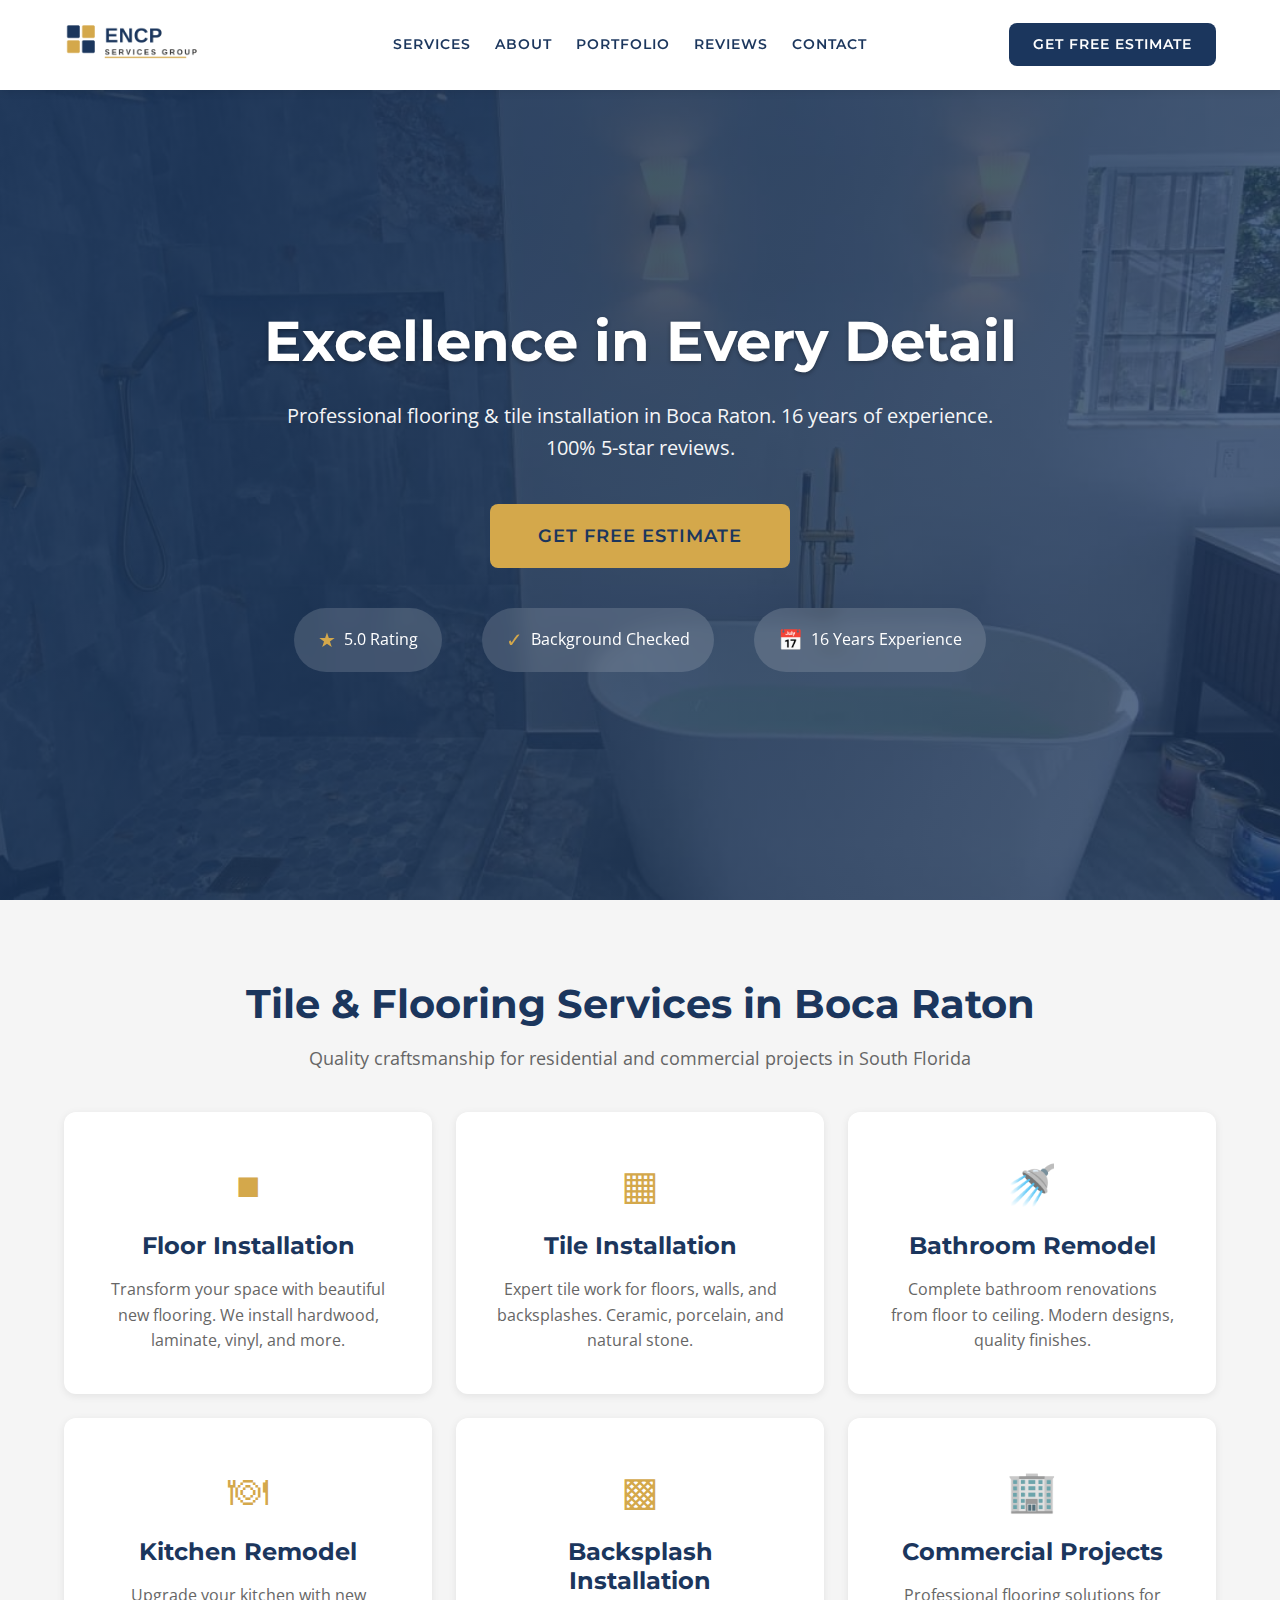
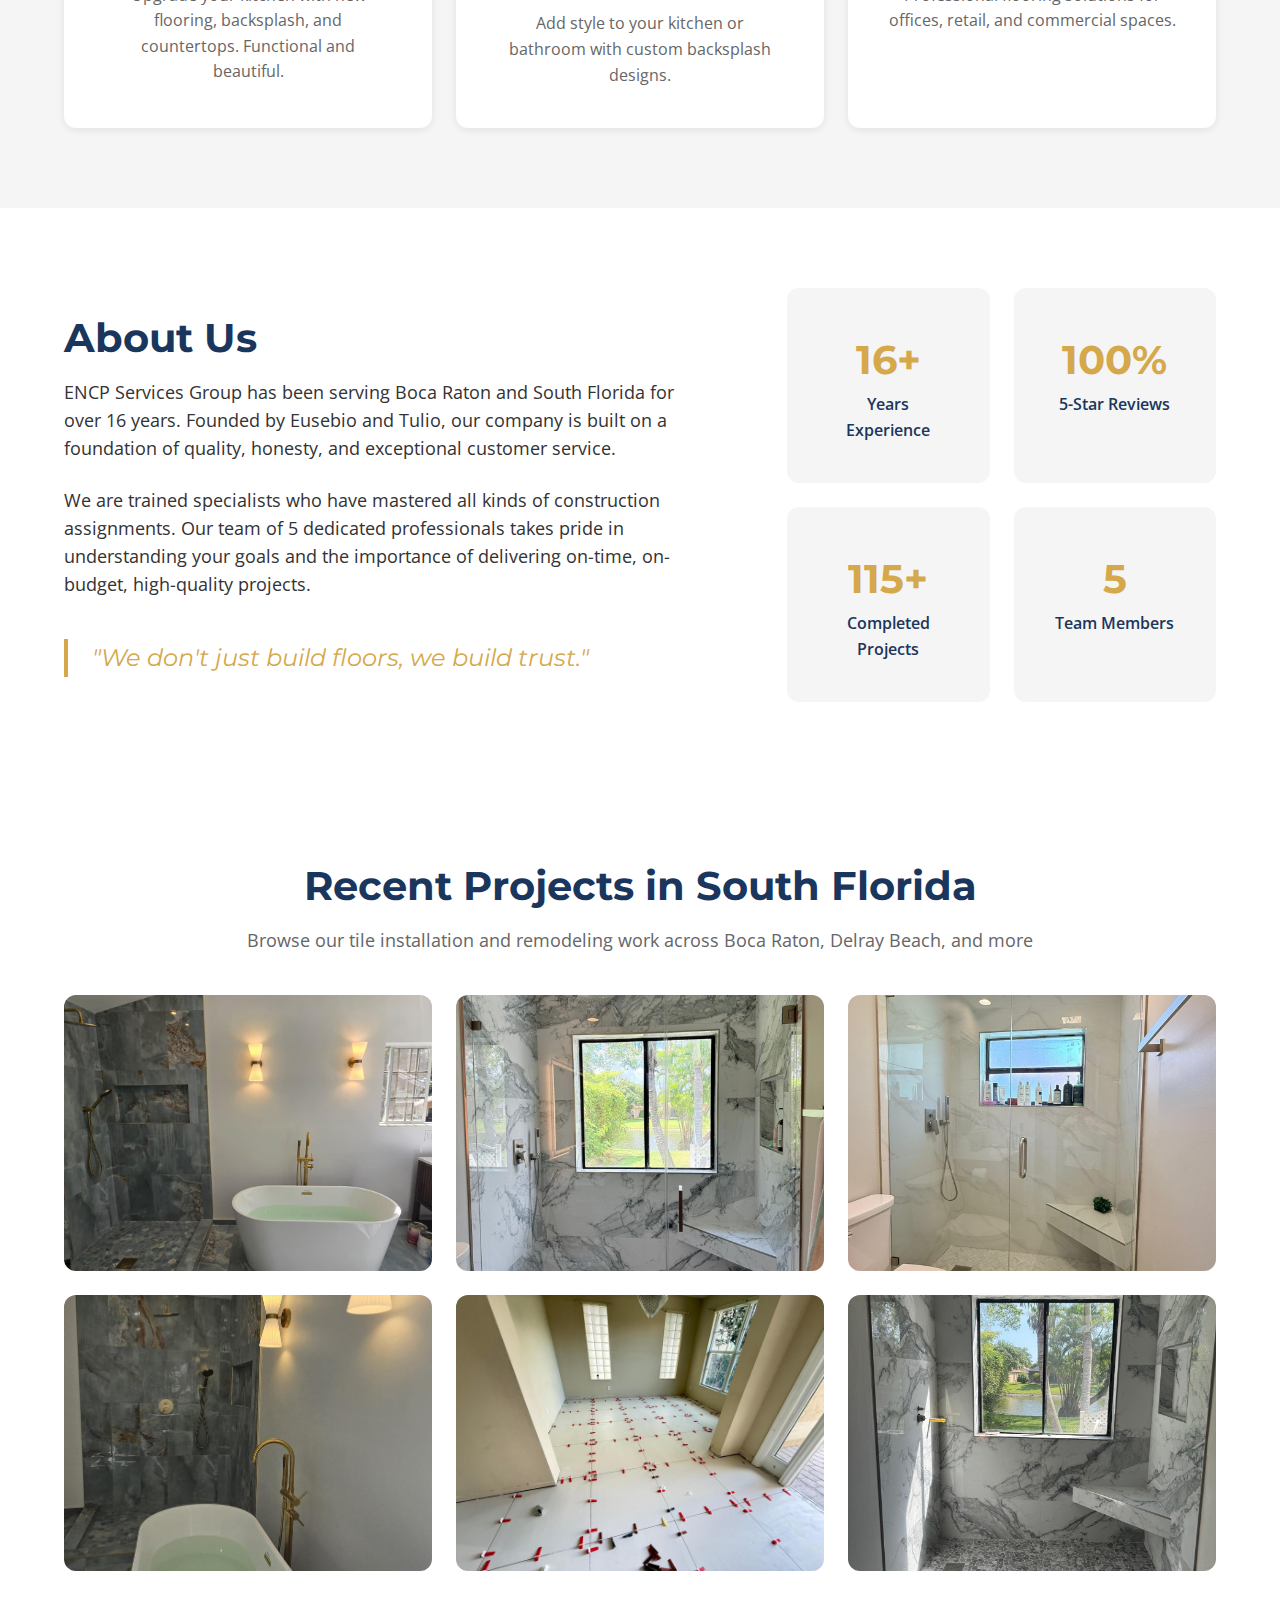
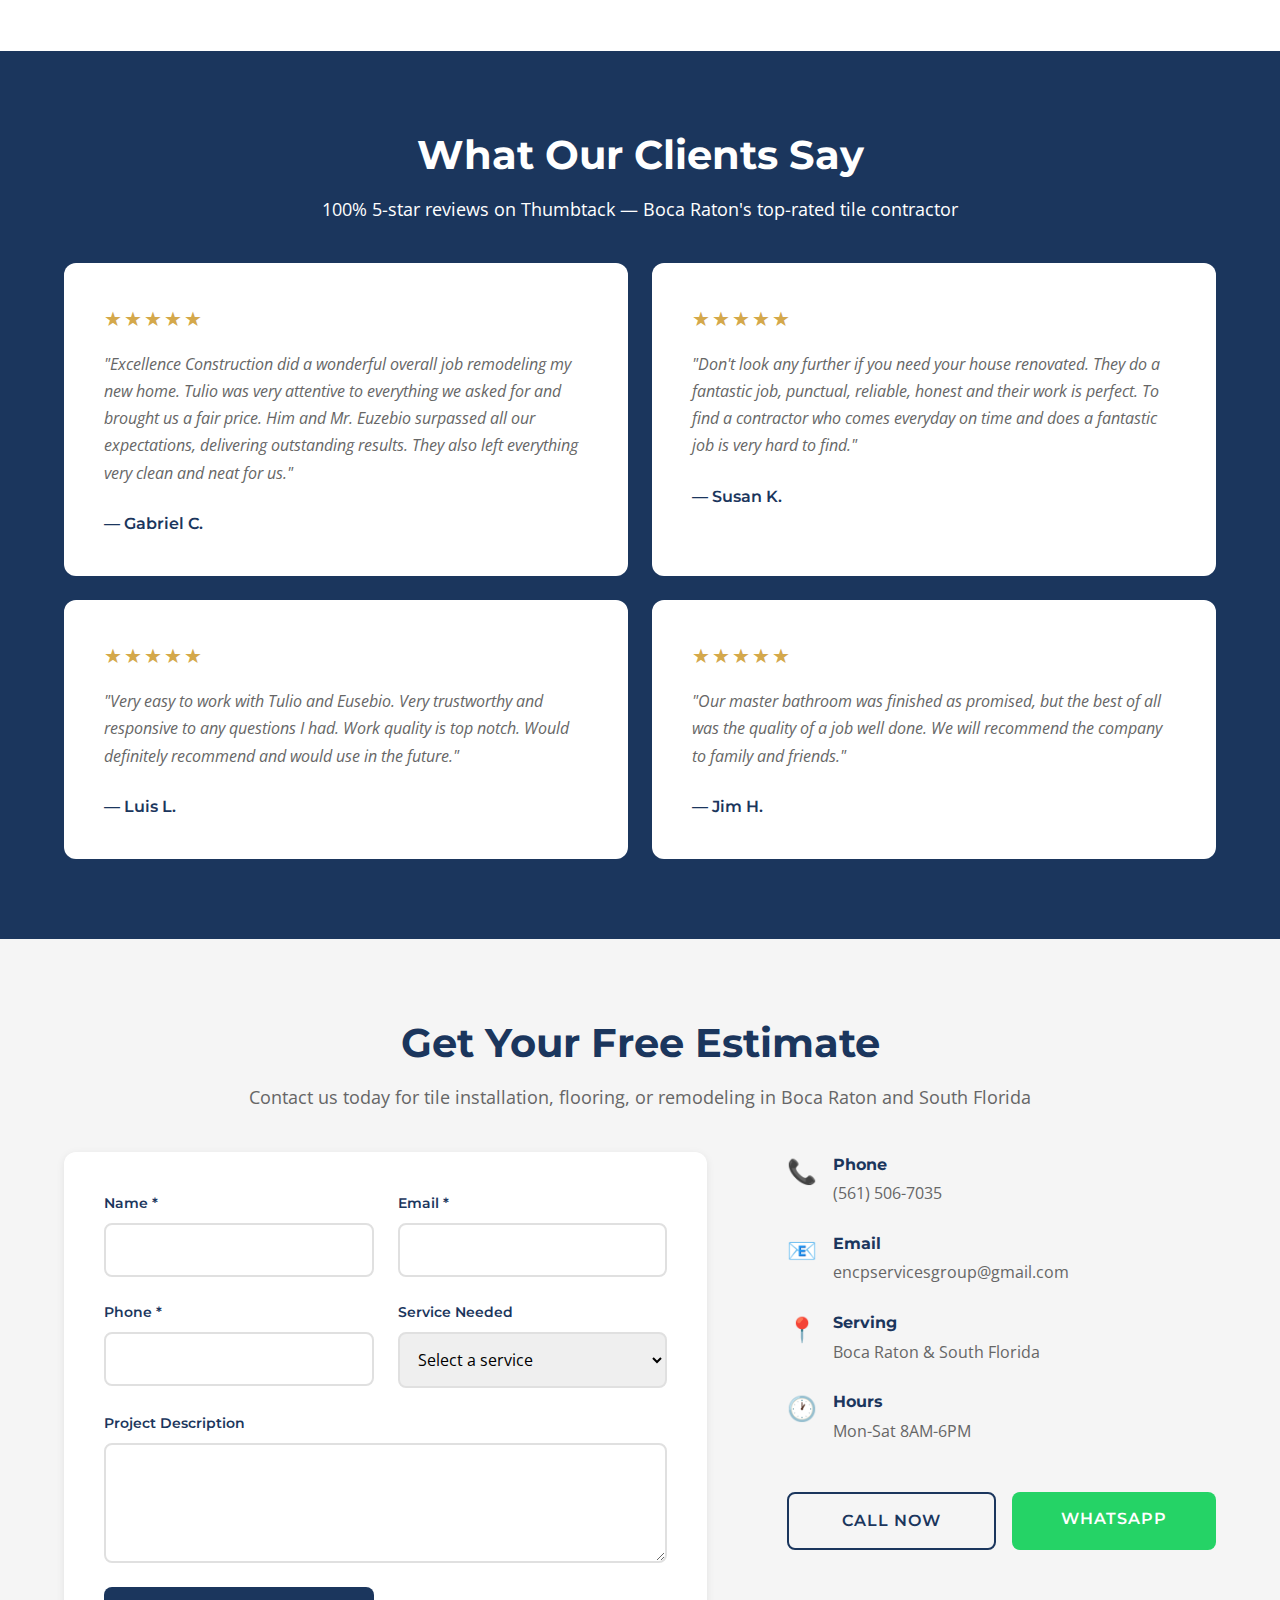
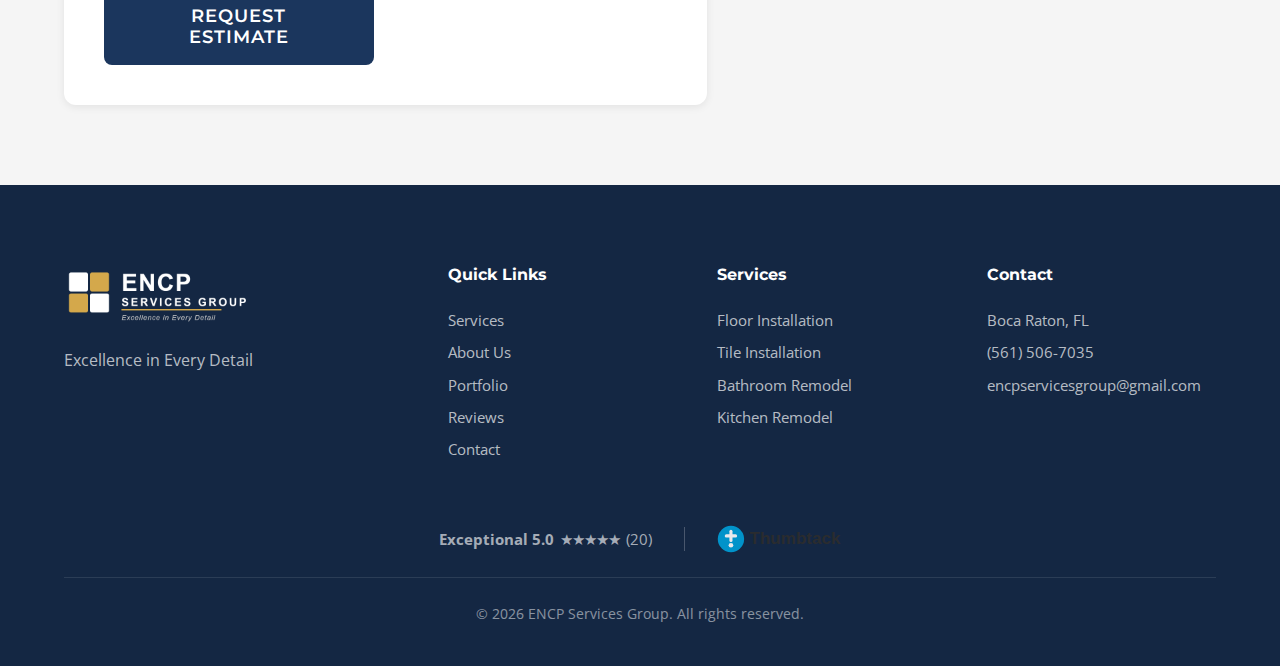
<file: web/index.html>
<!DOCTYPE html>
<html lang="en">
<head>
    <meta charset="UTF-8">
    <meta name="viewport" content="width=device-width, initial-scale=1.0, viewport-fit=cover">
    <meta name="theme-color" content="#1B365D">
    <meta name="apple-mobile-web-app-status-bar-style" content="black-translucent">
    <meta name="apple-mobile-web-app-capable" content="yes">
    <meta name="mobile-web-app-capable" content="yes">
    <title>ENCP Services Group | Floor & Tile Installation Boca Raton FL</title>
    <meta name="description" content="Professional floor and tile installation in Boca Raton, FL. 16+ years experience, 100% 5-star reviews. Bathroom & kitchen remodel, backsplash, laminate, hardwood. Free estimates. Call (561) 506-7035">
    <link rel="canonical" href="https://encpservices.com/">

    <!-- Geo Targeting -->
    <meta name="geo.region" content="US-FL">
    <meta name="geo.placename" content="Boca Raton">
    <meta name="geo.position" content="26.3683;-80.1289">
    <meta name="ICBM" content="26.3683, -80.1289">

    <!-- Open Graph (Facebook / WhatsApp / LinkedIn) -->
    <meta property="og:type" content="website">
    <meta property="og:url" content="https://encpservices.com/">
    <meta property="og:title" content="ENCP Services Group | Floor & Tile Installation Boca Raton FL">
    <meta property="og:description" content="Professional floor and tile installation in Boca Raton. 16+ years experience, 100% 5-star reviews. Bathroom & kitchen remodel. Free estimates!">
    <meta property="og:image" content="https://encpservices.com/assets/logo/encp-og-image.png">
    <meta property="og:image:width" content="1200">
    <meta property="og:image:height" content="630">
    <meta property="og:locale" content="en_US">
    <meta property="og:site_name" content="ENCP Services Group">

    <!-- Twitter Card -->
    <meta name="twitter:card" content="summary_large_image">
    <meta name="twitter:title" content="ENCP Services Group | Floor & Tile Installation Boca Raton FL">
    <meta name="twitter:description" content="Professional floor and tile installation in Boca Raton. 16+ years experience, 100% 5-star reviews. Free estimates!">
    <meta name="twitter:image" content="https://encpservices.com/assets/logo/encp-og-image.png">

    <link rel="icon" type="image/png" href="assets/logo/favicon-32.png">
    <link href="https://fonts.googleapis.com/css2?family=Montserrat:wght@400;600;700&family=Open+Sans:wght@400;600&display=swap" rel="stylesheet">
    <link rel="stylesheet" href="styles.css">

    <!-- Schema.org JSON-LD: LocalBusiness -->
    <script type="application/ld+json">
    {
        "@context": "https://schema.org",
        "@type": "HomeAndConstructionBusiness",
        "name": "ENCP Services Group",
        "alternateName": "ENCP Services",
        "url": "https://encpservices.com",
        "logo": "https://encpservices.com/assets/logo/encp-logo-horizontal.png",
        "image": "https://encpservices.com/assets/fotos/bathroom-01-luxury-final.jpeg",
        "description": "Professional floor and tile installation, bathroom and kitchen remodeling in Boca Raton and South Florida. 16+ years experience, 100% 5-star reviews.",
        "telephone": "+1-561-506-7035",
        "email": "encpservicesgroup@gmail.com",
        "foundingDate": "2010",
        "numberOfEmployees": {
            "@type": "QuantitativeValue",
            "value": 5
        },
        "address": {
            "@type": "PostalAddress",
            "addressLocality": "Boca Raton",
            "addressRegion": "FL",
            "postalCode": "33496",
            "addressCountry": "US"
        },
        "geo": {
            "@type": "GeoCoordinates",
            "latitude": 26.3683,
            "longitude": -80.1289
        },
        "areaServed": [
            {"@type": "City", "name": "Boca Raton", "sameAs": "https://en.wikipedia.org/wiki/Boca_Raton,_Florida"},
            {"@type": "City", "name": "Delray Beach"},
            {"@type": "City", "name": "Pompano Beach"},
            {"@type": "City", "name": "Deerfield Beach"},
            {"@type": "City", "name": "Coral Springs"},
            {"@type": "City", "name": "Coconut Creek"},
            {"@type": "City", "name": "Fort Lauderdale"}
        ],
        "openingHoursSpecification": [
            {
                "@type": "OpeningHoursSpecification",
                "dayOfWeek": ["Monday", "Tuesday", "Wednesday", "Thursday", "Friday", "Saturday"],
                "opens": "08:00",
                "closes": "18:00"
            }
        ],
        "priceRange": "$$",
        "paymentAccepted": "Cash, Check, Credit Card, Venmo",
        "aggregateRating": {
            "@type": "AggregateRating",
            "ratingValue": "5.0",
            "bestRating": "5",
            "worstRating": "1",
            "ratingCount": "20",
            "reviewCount": "20"
        },
        "review": [
            {
                "@type": "Review",
                "author": {"@type": "Person", "name": "Gabriel C."},
                "reviewRating": {"@type": "Rating", "ratingValue": "5"},
                "reviewBody": "Excellence Construction did a wonderful overall job remodeling my new home. Tulio was very attentive to everything we asked for and brought us a fair price."
            },
            {
                "@type": "Review",
                "author": {"@type": "Person", "name": "Susan K."},
                "reviewRating": {"@type": "Rating", "ratingValue": "5"},
                "reviewBody": "Don't look any further if you need your house renovated. They do a fantastic job, punctual, reliable, honest and their work is perfect."
            },
            {
                "@type": "Review",
                "author": {"@type": "Person", "name": "Luis L."},
                "reviewRating": {"@type": "Rating", "ratingValue": "5"},
                "reviewBody": "Very easy to work with Tulio and Eusebio. Very trustworthy and responsive to any questions I had. Work quality is top notch."
            }
        ],
        "hasOfferCatalog": {
            "@type": "OfferCatalog",
            "name": "Tile & Remodeling Services",
            "itemListElement": [
                {"@type": "Offer", "itemOffered": {"@type": "Service", "name": "Floor Installation", "description": "Hardwood, laminate, vinyl, porcelain and ceramic floor installation"}},
                {"@type": "Offer", "itemOffered": {"@type": "Service", "name": "Tile Installation", "description": "Ceramic, porcelain, and natural stone tile for floors, walls, and backsplashes"}},
                {"@type": "Offer", "itemOffered": {"@type": "Service", "name": "Bathroom Remodel", "description": "Complete bathroom renovation including tile, fixtures, and plumbing"}},
                {"@type": "Offer", "itemOffered": {"@type": "Service", "name": "Kitchen Remodel", "description": "Kitchen renovation including backsplash, flooring, cabinets, and countertops"}},
                {"@type": "Offer", "itemOffered": {"@type": "Service", "name": "Backsplash Installation", "description": "Custom kitchen and bathroom backsplash design and installation"}},
                {"@type": "Offer", "itemOffered": {"@type": "Service", "name": "Commercial Flooring", "description": "Professional flooring solutions for offices, retail, and commercial spaces"}}
            ]
        },
        "sameAs": [
            "https://www.thumbtack.com/fl/boca-raton/tile/encp-services-group/service/335989598897750230"
        ]
    }
    </script>
</head>
<body>
    <!-- HEADER -->
    <header class="header">
        <div class="container header-content">
            <a href="#" class="logo">
                <img src="assets/logo/encp-logo-horizontal.png" alt="ENCP Services Group">
            </a>
            <nav class="nav">
                <a href="#services">Services</a>
                <a href="#about">About</a>
                <a href="#portfolio">Portfolio</a>
                <a href="#reviews">Reviews</a>
                <a href="#contact">Contact</a>
            </nav>
            <a href="#contact" class="btn btn-primary header-cta">Get Free Estimate</a>
            <button class="mobile-menu-btn" aria-label="Menu">
                <span></span>
                <span></span>
                <span></span>
            </button>
        </div>
    </header>

    <!-- HERO -->
    <section class="hero" id="hero">
        <div class="hero-overlay"></div>
        <div class="container hero-content">
            <h1>Excellence in Every Detail</h1>
            <p class="hero-subtitle">Professional flooring & tile installation in Boca Raton. 16 years of experience. 100% 5-star reviews.</p>
            <a href="#contact" class="btn btn-gold btn-large">Get Free Estimate</a>
            <div class="trust-badges">
                <div class="badge">
                    <span class="badge-icon">&#9733;</span>
                    <span>5.0 Rating</span>
                </div>
                <div class="badge">
                    <span class="badge-icon">&#10003;</span>
                    <span>Background Checked</span>
                </div>
                <div class="badge">
                    <span class="badge-icon">&#128197;</span>
                    <span>16 Years Experience</span>
                </div>
            </div>
        </div>
    </section>

    <!-- SERVICES -->
    <section class="services" id="services">
        <div class="container">
            <h2 class="section-title">Tile & Flooring Services in Boca Raton</h2>
            <p class="section-subtitle">Quality craftsmanship for residential and commercial projects in South Florida</p>
            <div class="services-grid">
                <div class="service-card">
                    <div class="service-icon">&#9632;</div>
                    <h3>Floor Installation</h3>
                    <p>Transform your space with beautiful new flooring. We install hardwood, laminate, vinyl, and more.</p>
                </div>
                <div class="service-card">
                    <div class="service-icon">&#9638;</div>
                    <h3>Tile Installation</h3>
                    <p>Expert tile work for floors, walls, and backsplashes. Ceramic, porcelain, and natural stone.</p>
                </div>
                <div class="service-card">
                    <div class="service-icon">&#128703;</div>
                    <h3>Bathroom Remodel</h3>
                    <p>Complete bathroom renovations from floor to ceiling. Modern designs, quality finishes.</p>
                </div>
                <div class="service-card">
                    <div class="service-icon">&#127869;</div>
                    <h3>Kitchen Remodel</h3>
                    <p>Upgrade your kitchen with new flooring, backsplash, and countertops. Functional and beautiful.</p>
                </div>
                <div class="service-card">
                    <div class="service-icon">&#9641;</div>
                    <h3>Backsplash Installation</h3>
                    <p>Add style to your kitchen or bathroom with custom backsplash designs.</p>
                </div>
                <div class="service-card">
                    <div class="service-icon">&#127970;</div>
                    <h3>Commercial Projects</h3>
                    <p>Professional flooring solutions for offices, retail, and commercial spaces.</p>
                </div>
            </div>
        </div>
    </section>

    <!-- ABOUT -->
    <section class="about" id="about">
        <div class="container">
            <div class="about-content">
                <div class="about-text">
                    <h2 class="section-title">About Us</h2>
                    <p>ENCP Services Group has been serving Boca Raton and South Florida for over 16 years. Founded by Eusebio and Tulio, our company is built on a foundation of quality, honesty, and exceptional customer service.</p>
                    <p>We are trained specialists who have mastered all kinds of construction assignments. Our team of 5 dedicated professionals takes pride in understanding your goals and the importance of delivering on-time, on-budget, high-quality projects.</p>
                    <blockquote>"We don't just build floors, we build trust."</blockquote>
                </div>
                <div class="about-stats">
                    <div class="stat">
                        <span class="stat-number">16+</span>
                        <span class="stat-label">Years Experience</span>
                    </div>
                    <div class="stat">
                        <span class="stat-number">100%</span>
                        <span class="stat-label">5-Star Reviews</span>
                    </div>
                    <div class="stat">
                        <span class="stat-number">115+</span>
                        <span class="stat-label">Completed Projects</span>
                    </div>
                    <div class="stat">
                        <span class="stat-number">5</span>
                        <span class="stat-label">Team Members</span>
                    </div>
                </div>
            </div>
        </div>
    </section>

    <!-- PORTFOLIO -->
    <section class="portfolio" id="portfolio">
        <div class="container">
            <h2 class="section-title">Recent Projects in South Florida</h2>
            <p class="section-subtitle">Browse our tile installation and remodeling work across Boca Raton, Delray Beach, and more</p>
            <div class="portfolio-grid">
                <div class="portfolio-item">
                    <img src="assets/fotos/bathroom-01-luxury-final.jpeg" alt="Luxury bathroom remodel in Boca Raton FL - tile installation by ENCP Services" loading="lazy">
                    <div class="portfolio-overlay">
                        <span>Bathroom Remodel</span>
                    </div>
                </div>
                <div class="portfolio-item">
                    <img src="assets/fotos/shower-03-marble-final.jpeg" alt="Marble shower tile installation South Florida - ENCP Services Group" loading="lazy">
                    <div class="portfolio-overlay">
                        <span>Shower Installation</span>
                    </div>
                </div>
                <div class="portfolio-item">
                    <img src="assets/fotos/bathroom-03-modern-final.jpeg" alt="Modern bathroom renovation Delray Beach FL - porcelain tile by ENCP Services" loading="lazy">
                    <div class="portfolio-overlay">
                        <span>Modern Bathroom</span>
                    </div>
                </div>
                <div class="portfolio-item">
                    <img src="assets/fotos/bathroom-02-luxury-angle.jpeg" alt="Luxury bathroom tile work Boca Raton - ceramic and porcelain by ENCP Services" loading="lazy">
                    <div class="portfolio-overlay">
                        <span>Luxury Bathroom</span>
                    </div>
                </div>
                <div class="portfolio-item">
                    <img src="assets/fotos/floor-01-installation-progress.jpeg" alt="Floor installation in progress Boca Raton FL - hardwood and tile by ENCP Services" loading="lazy">
                    <div class="portfolio-overlay">
                        <span>Floor Installation</span>
                    </div>
                </div>
                <div class="portfolio-item">
                    <img src="assets/fotos/shower-01-marble-progress.jpeg" alt="Marble shower installation Fort Lauderdale - natural stone by ENCP Services" loading="lazy">
                    <div class="portfolio-overlay">
                        <span>Marble Shower</span>
                    </div>
                </div>
            </div>
        </div>
    </section>

    <!-- REVIEWS -->
    <section class="reviews" id="reviews">
        <div class="container">
            <h2 class="section-title">What Our Clients Say</h2>
            <p class="section-subtitle">100% 5-star reviews on Thumbtack — Boca Raton's top-rated tile contractor</p>
            <div class="reviews-grid">
                <div class="review-card">
                    <div class="review-stars">&#9733;&#9733;&#9733;&#9733;&#9733;</div>
                    <p class="review-text">"Excellence Construction did a wonderful overall job remodeling my new home. Tulio was very attentive to everything we asked for and brought us a fair price. Him and Mr. Euzebio surpassed all our expectations, delivering outstanding results. They also left everything very clean and neat for us."</p>
                    <div class="review-author">— Gabriel C.</div>
                </div>
                <div class="review-card">
                    <div class="review-stars">&#9733;&#9733;&#9733;&#9733;&#9733;</div>
                    <p class="review-text">"Don't look any further if you need your house renovated. They do a fantastic job, punctual, reliable, honest and their work is perfect. To find a contractor who comes everyday on time and does a fantastic job is very hard to find."</p>
                    <div class="review-author">— Susan K.</div>
                </div>
                <div class="review-card">
                    <div class="review-stars">&#9733;&#9733;&#9733;&#9733;&#9733;</div>
                    <p class="review-text">"Very easy to work with Tulio and Eusebio. Very trustworthy and responsive to any questions I had. Work quality is top notch. Would definitely recommend and would use in the future."</p>
                    <div class="review-author">— Luis L.</div>
                </div>
                <div class="review-card">
                    <div class="review-stars">&#9733;&#9733;&#9733;&#9733;&#9733;</div>
                    <p class="review-text">"Our master bathroom was finished as promised, but the best of all was the quality of a job well done. We will recommend the company to family and friends."</p>
                    <div class="review-author">— Jim H.</div>
                </div>
            </div>
        </div>
    </section>

    <!-- CONTACT -->
    <section class="contact" id="contact">
        <div class="container">
            <h2 class="section-title">Get Your Free Estimate</h2>
            <p class="section-subtitle">Contact us today for tile installation, flooring, or remodeling in Boca Raton and South Florida</p>
            <div class="contact-content">
                <form class="contact-form" action="#" method="POST">
                    <div class="form-group">
                        <label for="name">Name *</label>
                        <input type="text" id="name" name="name" required>
                    </div>
                    <div class="form-group">
                        <label for="email">Email *</label>
                        <input type="email" id="email" name="email" required>
                    </div>
                    <div class="form-group">
                        <label for="phone">Phone *</label>
                        <input type="tel" id="phone" name="phone" required>
                    </div>
                    <div class="form-group">
                        <label for="service">Service Needed</label>
                        <select id="service" name="service">
                            <option value="">Select a service</option>
                            <option value="floor">Floor Installation</option>
                            <option value="tile">Tile Installation</option>
                            <option value="bathroom">Bathroom Remodel</option>
                            <option value="kitchen">Kitchen Remodel</option>
                            <option value="backsplash">Backsplash Installation</option>
                            <option value="commercial">Commercial Project</option>
                            <option value="other">Other</option>
                        </select>
                    </div>
                    <div class="form-group full-width">
                        <label for="message">Project Description</label>
                        <textarea id="message" name="message" rows="4"></textarea>
                    </div>
                    <button type="submit" class="btn btn-primary btn-large full-width">Request Estimate</button>
                </form>
                <div class="contact-info">
                    <div class="contact-item">
                        <span class="contact-icon">&#128222;</span>
                        <div>
                            <strong>Phone</strong>
                            <a href="tel:+15615067035">(561) 506-7035</a>
                        </div>
                    </div>
                    <div class="contact-item">
                        <span class="contact-icon">&#128231;</span>
                        <div>
                            <strong>Email</strong>
                            <a href="mailto:encpservicesgroup@gmail.com">encpservicesgroup@gmail.com</a>
                        </div>
                    </div>
                    <div class="contact-item">
                        <span class="contact-icon">&#128205;</span>
                        <div>
                            <strong>Serving</strong>
                            <span>Boca Raton & South Florida</span>
                        </div>
                    </div>
                    <div class="contact-item">
                        <span class="contact-icon">&#128336;</span>
                        <div>
                            <strong>Hours</strong>
                            <span>Mon-Sat 8AM-6PM</span>
                        </div>
                    </div>
                    <div class="contact-buttons">
                        <a href="tel:+15615067035" class="btn btn-outline">Call Now</a>
                        <a href="https://wa.me/15615067035" class="btn btn-whatsapp" target="_blank">WhatsApp</a>
                    </div>
                </div>
            </div>
        </div>
    </section>

    <!-- FOOTER -->
    <footer class="footer">
        <div class="container">
            <div class="footer-content">
                <div class="footer-brand">
                    <img src="assets/logo/encp-logo-white.png" alt="ENCP Services Group" class="footer-logo">
                    <p>Excellence in Every Detail</p>
                </div>
                <div class="footer-links">
                    <h4>Quick Links</h4>
                    <a href="#services">Services</a>
                    <a href="#about">About Us</a>
                    <a href="#portfolio">Portfolio</a>
                    <a href="#reviews">Reviews</a>
                    <a href="#contact">Contact</a>
                </div>
                <div class="footer-services">
                    <h4>Services</h4>
                    <span>Floor Installation</span>
                    <span>Tile Installation</span>
                    <span>Bathroom Remodel</span>
                    <span>Kitchen Remodel</span>
                </div>
                <div class="footer-contact">
                    <h4>Contact</h4>
                    <span>Boca Raton, FL</span>
                    <a href="tel:+15615067035">(561) 506-7035</a>
                    <a href="mailto:encpservicesgroup@gmail.com">encpservicesgroup@gmail.com</a>
                </div>
            </div>
            <!-- Thumbtack Badge -->
            <div class="thumbtack-badge">
                <a href="https://www.thumbtack.com/fl/boca-raton/tile/encp-services-group/service/335989598897750230" target="_blank" rel="noopener" class="thumbtack-link">
                    <div class="thumbtack-rating">
                        <span class="thumbtack-exceptional">Exceptional 5.0</span>
                        <span class="thumbtack-stars">★★★★★</span>
                        <span class="thumbtack-reviews">(20)</span>
                    </div>
                    <span class="thumbtack-divider"></span>
                    <img src="assets/thumbtack-logo.svg" alt="Thumbtack" class="thumbtack-logo">
                </a>
            </div>

            <div class="footer-bottom">
                <p>&copy; 2026 ENCP Services Group. All rights reserved.</p>
            </div>
        </div>
    </footer>

    <!-- Chat Widget -->
    <script src="http://localhost:8004/static/js/widget.js"></script>

    <script>
        // Mobile menu toggle
        document.querySelector('.mobile-menu-btn').addEventListener('click', function() {
            document.querySelector('.nav').classList.toggle('active');
            this.classList.toggle('active');
        });

        // Smooth scroll
        document.querySelectorAll('a[href^="#"]').forEach(anchor => {
            anchor.addEventListener('click', function (e) {
                e.preventDefault();
                const target = document.querySelector(this.getAttribute('href'));
                if (target) {
                    target.scrollIntoView({ behavior: 'smooth', block: 'start' });
                    document.querySelector('.nav').classList.remove('active');
                    document.querySelector('.mobile-menu-btn').classList.remove('active');
                }
            });
        });

        // Header scroll effect
        window.addEventListener('scroll', function() {
            const header = document.querySelector('.header');
            if (window.scrollY > 50) {
                header.classList.add('scrolled');
            } else {
                header.classList.remove('scrolled');
            }
        });
    </script>
</body>
</html>
</file>
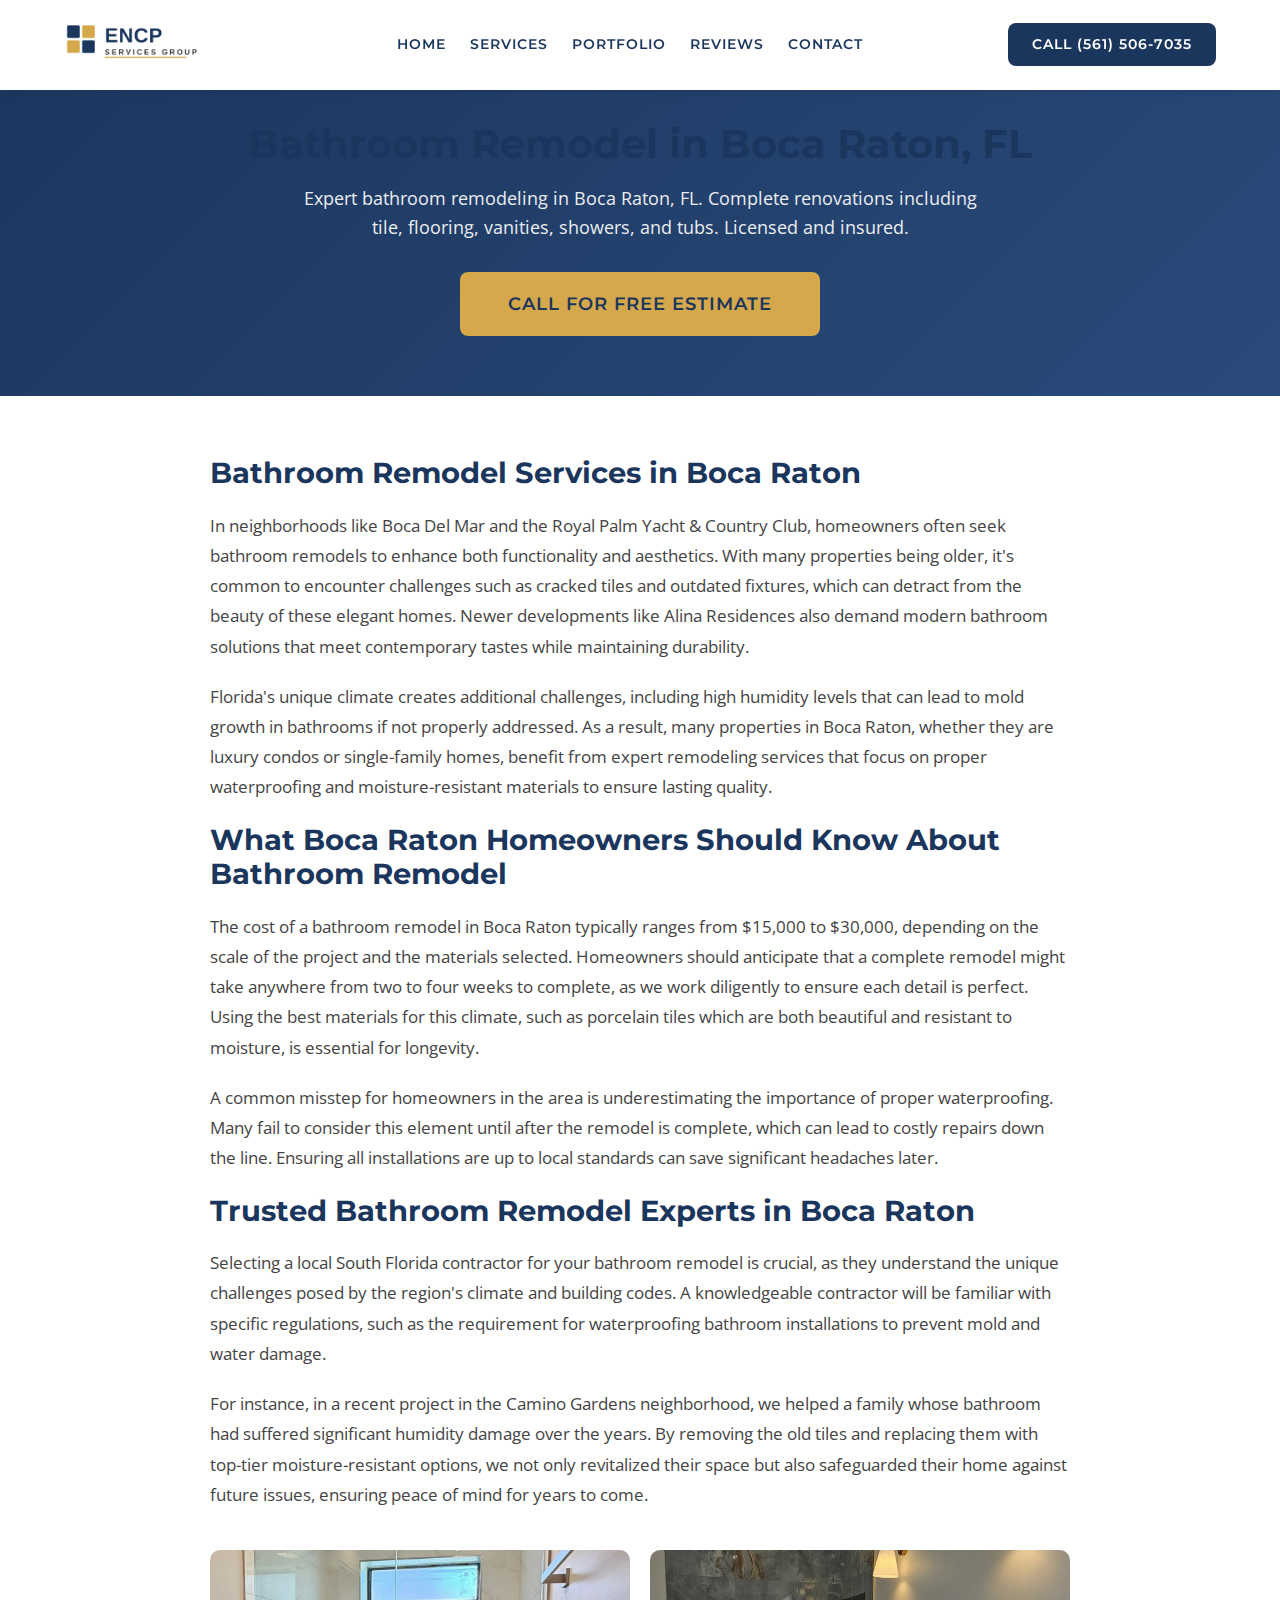
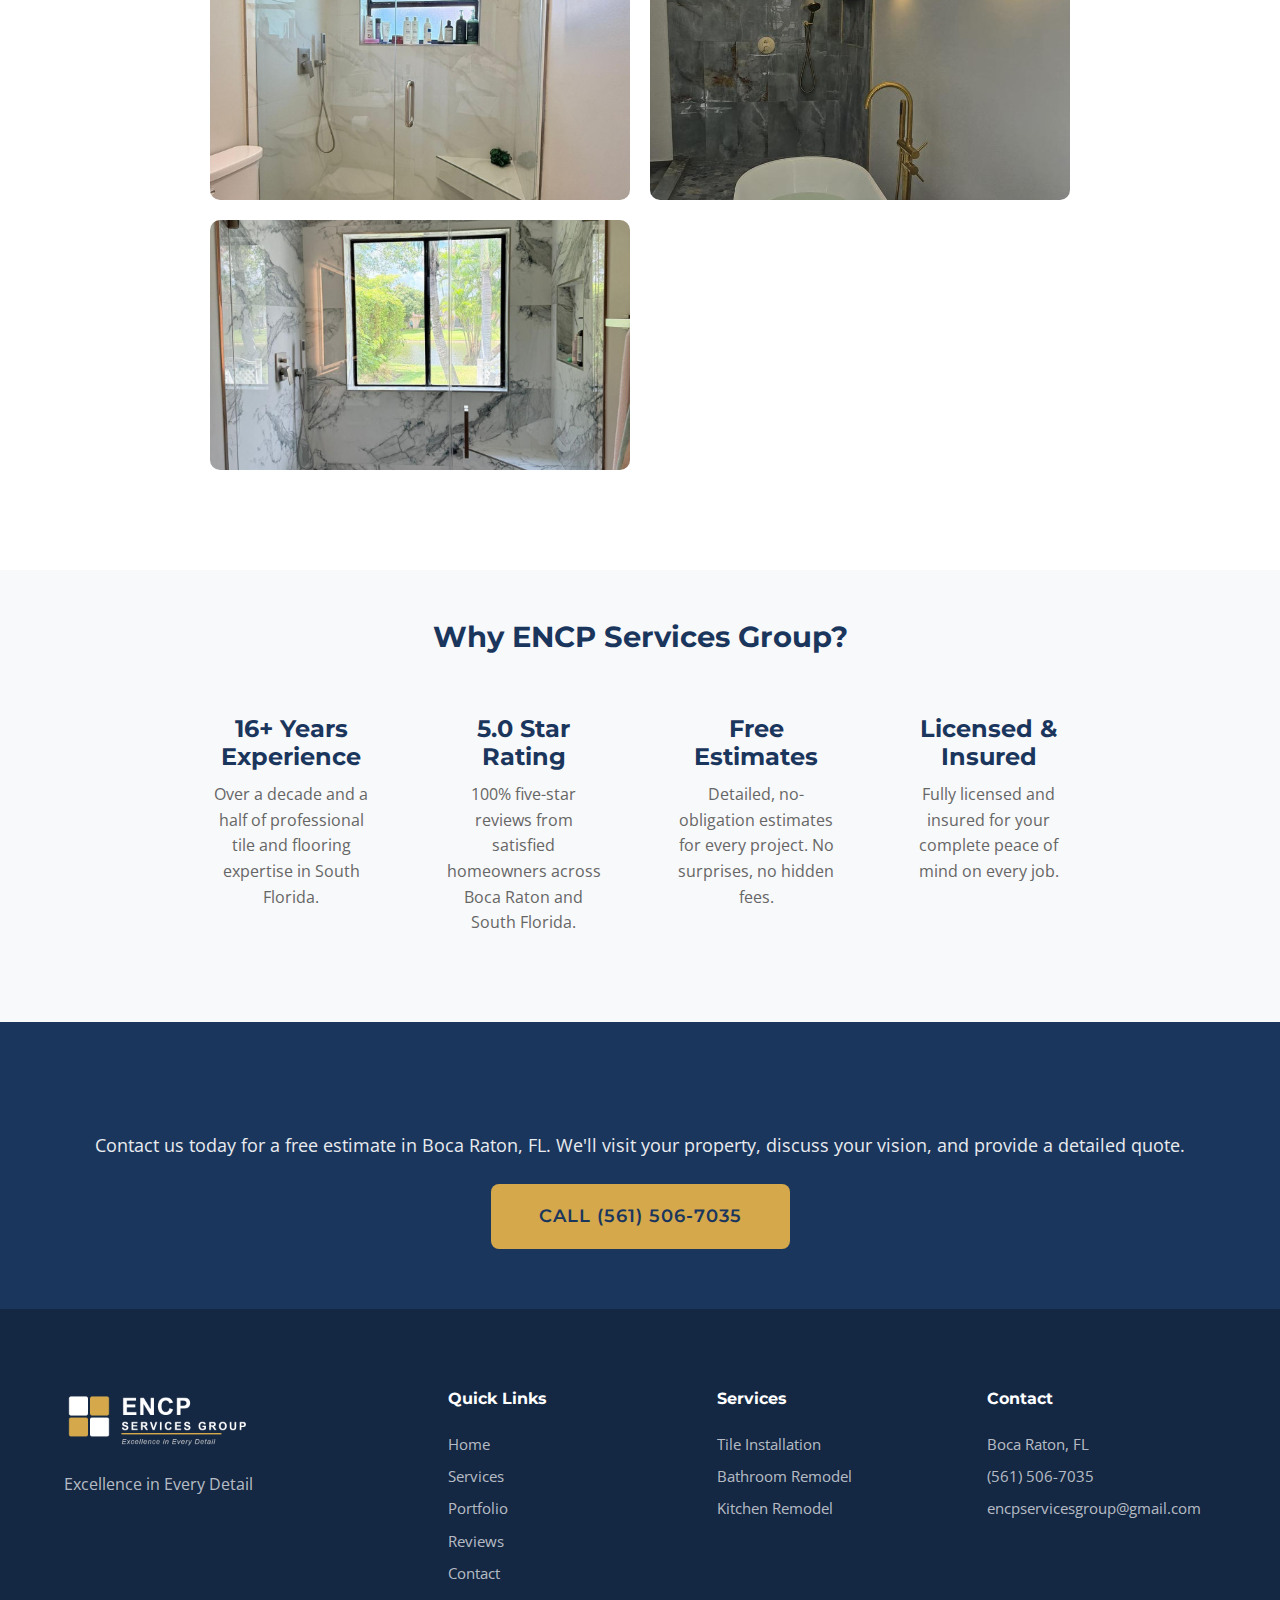
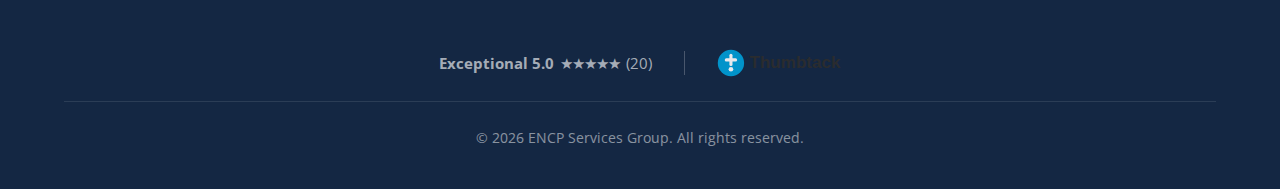
<file: public/bathroom-remodel-boca-raton/index.html>
<!DOCTYPE html>
<html lang="en">
<head>
    <meta charset="UTF-8">
    <meta name="viewport" content="width=device-width, initial-scale=1.0, viewport-fit=cover">
    <meta name="theme-color" content="#1B365D">
    <title>Bathroom Remodel in Boca Raton, FL | ENCP Services Group</title>
    <meta name="description" content="Expert bathroom remodeling in Boca Raton, FL. Complete renovations including tile, flooring, vanities, showers, and tubs. Licensed and insured.">
    <link rel="canonical" href="https://encpservices.com/bathroom-remodel-boca-raton/">
    <meta name="geo.region" content="US-FL">
    <meta name="geo.placename" content="Boca Raton">
    <meta property="og:type" content="website">
    <meta property="og:url" content="https://encpservices.com/bathroom-remodel-boca-raton/">
    <meta property="og:title" content="Bathroom Remodel in Boca Raton, FL | ENCP Services Group">
    <meta property="og:description" content="Expert bathroom remodeling in Boca Raton, FL. Complete renovations including tile, flooring, vanities, showers, and tubs. Licensed and insured.">
    <meta property="og:image" content="https://encpservices.com/assets/fotos/bathroom-01-luxury-final.jpeg">
    <meta property="og:locale" content="en_US">
    <link rel="icon" type="image/png" href="/assets/logo/favicon-32.png">
    <link href="https://fonts.googleapis.com/css2?family=Montserrat:wght@400;600;700&family=Open+Sans:wght@400;600&display=swap" rel="stylesheet">
    <link rel="stylesheet" href="/styles.css">
    <script type="application/ld+json">
    {
        "@context": "https://schema.org",
        "@type": "Service",
        "name": "Bathroom Remodel in Boca Raton, FL",
        "description": "Expert bathroom remodeling in Boca Raton, FL. Complete renovations including tile, flooring, vanities, showers, and tubs. Licensed and insured.",
        "provider": {
            "@type": "HomeAndConstructionBusiness",
            "name": "ENCP Services Group",
            "telephone": "+1-561-506-7035",
            "url": "https://encpservices.com",
            "address": {
                "@type": "PostalAddress",
                "addressLocality": "Boca Raton",
                "addressRegion": "FL",
                "addressCountry": "US"
            },
            "aggregateRating": {
                "@type": "AggregateRating",
                "ratingValue": "5.0",
                "reviewCount": "20"
            }
        },
        "areaServed": {
            "@type": "City",
            "name": "Boca Raton, FL"
        }
    }
    </script>
    <style>
        .service-hero {
            background: linear-gradient(135deg, #1B365D 0%, #2a4a7a 100%);
            color: white;
            padding: 120px 20px 60px;
            text-align: center;
        }
        .service-hero h1 {
            font-family: 'Montserrat', sans-serif;
            font-size: 2.5rem;
            margin-bottom: 15px;
        }
        .service-hero p {
            font-size: 1.15rem;
            opacity: 0.9;
            max-width: 700px;
            margin: 0 auto 30px;
            line-height: 1.6;
        }
        .service-content {
            max-width: 900px;
            margin: 0 auto;
            padding: 60px 20px;
        }
        .service-content h2 {
            font-family: 'Montserrat', sans-serif;
            color: #1B365D;
            font-size: 1.8rem;
            margin-bottom: 20px;
        }
        .service-content p {
            line-height: 1.8;
            color: #444;
            margin-bottom: 20px;
            font-size: 1.05rem;
        }
        .service-gallery {
            display: grid;
            grid-template-columns: repeat(auto-fit, minmax(280px, 1fr));
            gap: 20px;
            margin: 40px 0;
        }
        .service-gallery img {
            width: 100%;
            border-radius: 10px;
            object-fit: cover;
            height: 250px;
        }
        .lp-benefits {
            background: #f8f9fa;
            padding: 50px 20px;
        }
        .lp-benefits h2 {
            text-align: center;
            font-family: 'Montserrat', sans-serif;
            color: #1B365D;
            margin-bottom: 40px;
            font-size: 1.8rem;
        }
        .lp-benefits-grid {
            max-width: 900px;
            margin: 0 auto;
            display: grid;
            grid-template-columns: repeat(auto-fit, minmax(200px, 1fr));
            gap: 30px;
        }
        .lp-benefit { text-align: center; padding: 20px; }
        .lp-benefit h3 {
            font-family: 'Montserrat', sans-serif;
            color: #1B365D;
            margin-bottom: 10px;
        }
        .lp-benefit p { color: #666; line-height: 1.6; }
        .service-cta {
            background: #1B365D;
            color: white;
            text-align: center;
            padding: 60px 20px;
        }
        .service-cta h2 {
            font-family: 'Montserrat', sans-serif;
            margin-bottom: 15px;
            font-size: 1.8rem;
        }
        .service-cta p { margin-bottom: 25px; opacity: 0.9; font-size: 1.1rem; }
        @media (max-width: 768px) {
            .service-hero { padding: 100px 20px 40px; }
            .service-hero h1 { font-size: 1.8rem; }
            .service-hero p { font-size: 1rem; }
        }
    </style>
</head>
<body>
    <!-- HEADER (same as main site) -->
    <header class="header">
        <div class="container header-content">
            <a href="/" class="logo">
                <img src="/assets/logo/encp-logo-horizontal.png" alt="ENCP Services Group" width="900" height="240">
            </a>
            <nav class="nav">
                <a href="/">Home</a>
                <a href="/#services">Services</a>
                <a href="/#portfolio">Portfolio</a>
                <a href="/#reviews">Reviews</a>
                <a href="/#contact">Contact</a>
            </nav>
            <a href="tel:+15615067035" class="btn btn-primary header-cta">Call (561) 506-7035</a>
            <button class="mobile-menu-btn" aria-label="Menu">
                <span></span>
                <span></span>
                <span></span>
            </button>
        </div>
    </header>

    <section class="service-hero">
        <h1>Bathroom Remodel in Boca Raton, FL</h1>
        <p>Expert bathroom remodeling in Boca Raton, FL. Complete renovations including tile, flooring, vanities, showers, and tubs. Licensed and insured.</p>
        <a href="tel:+15615067035" class="btn btn-gold btn-large">Call For Free Estimate</a>
    </section>

    <!-- CONTENT (AI-generated unique per city+service) -->
    <section class="service-content">
        <h2>Bathroom Remodel Services in Boca Raton</h2>
<p>In neighborhoods like Boca Del Mar and the Royal Palm Yacht & Country Club, homeowners often seek bathroom remodels to enhance both functionality and aesthetics. With many properties being older, it's common to encounter challenges such as cracked tiles and outdated fixtures, which can detract from the beauty of these elegant homes. Newer developments like Alina Residences also demand modern bathroom solutions that meet contemporary tastes while maintaining durability.</p>
<p>Florida's unique climate creates additional challenges, including high humidity levels that can lead to mold growth in bathrooms if not properly addressed. As a result, many properties in Boca Raton, whether they are luxury condos or single-family homes, benefit from expert remodeling services that focus on proper waterproofing and moisture-resistant materials to ensure lasting quality.</p>

<h2>What Boca Raton Homeowners Should Know About Bathroom Remodel</h2>
<p>The cost of a bathroom remodel in Boca Raton typically ranges from $15,000 to $30,000, depending on the scale of the project and the materials selected. Homeowners should anticipate that a complete remodel might take anywhere from two to four weeks to complete, as we work diligently to ensure each detail is perfect. Using the best materials for this climate, such as porcelain tiles which are both beautiful and resistant to moisture, is essential for longevity.</p>
<p>A common misstep for homeowners in the area is underestimating the importance of proper waterproofing. Many fail to consider this element until after the remodel is complete, which can lead to costly repairs down the line. Ensuring all installations are up to local standards can save significant headaches later.</p>

<h2>Trusted Bathroom Remodel Experts in Boca Raton</h2>
<p>Selecting a local South Florida contractor for your bathroom remodel is crucial, as they understand the unique challenges posed by the region's climate and building codes. A knowledgeable contractor will be familiar with specific regulations, such as the requirement for waterproofing bathroom installations to prevent mold and water damage.</p>
<p>For instance, in a recent project in the Camino Gardens neighborhood, we helped a family whose bathroom had suffered significant humidity damage over the years. By removing the old tiles and replacing them with top-tier moisture-resistant options, we not only revitalized their space but also safeguarded their home against future issues, ensuring peace of mind for years to come.</p>

        <div class="service-gallery">
            <img src="/assets/fotos/bathroom-03-modern-final.jpeg" alt="Bathroom Remodel project in Boca Raton FL by ENCP Services" width="400" height="250" loading="lazy">
            <img src="/assets/fotos/bathroom-02-luxury-angle.jpeg" alt="Professional bathroom remodel Boca Raton Florida" width="400" height="250" loading="lazy">
            <img src="/assets/fotos/shower-03-marble-final.jpeg" alt="Bathroom Remodel work in progress Boca Raton FL" width="400" height="250" loading="lazy">
        </div>
    </section>

    <section class="lp-benefits">
        <h2>Why ENCP Services Group?</h2>
        <div class="lp-benefits-grid">
            <div class="lp-benefit">
                <h3>16+ Years Experience</h3>
                <p>Over a decade and a half of professional tile and flooring expertise in South Florida.</p>
            </div>
            <div class="lp-benefit">
                <h3>5.0 Star Rating</h3>
                <p>100% five-star reviews from satisfied homeowners across Boca Raton and South Florida.</p>
            </div>
            <div class="lp-benefit">
                <h3>Free Estimates</h3>
                <p>Detailed, no-obligation estimates for every project. No surprises, no hidden fees.</p>
            </div>
            <div class="lp-benefit">
                <h3>Licensed & Insured</h3>
                <p>Fully licensed and insured for your complete peace of mind on every job.</p>
            </div>
        </div>
    </section>

    <section class="service-cta">
        <h2>Ready to Start Your Bathroom Remodel Project?</h2>
        <p>Contact us today for a free estimate in Boca Raton, FL. We'll visit your property, discuss your vision, and provide a detailed quote.</p>
        <a href="tel:+15615067035" class="btn btn-gold btn-large">Call (561) 506-7035</a>
    </section>

    <!-- FOOTER (same as main site) -->
    <footer class="footer">
        <div class="container">
            <div class="footer-content">
                <div class="footer-brand">
                    <img src="/assets/logo/encp-logo-white.png" alt="ENCP Services Group" class="footer-logo" width="1200" height="360">
                    <p>Excellence in Every Detail</p>
                </div>
                <div class="footer-links">
                    <h4>Quick Links</h4>
                    <a href="/">Home</a>
                    <a href="/#services">Services</a>
                    <a href="/#portfolio">Portfolio</a>
                    <a href="/#reviews">Reviews</a>
                    <a href="/#contact">Contact</a>
                </div>
                <div class="footer-services">
                    <h4>Services</h4>
                    <a href="/tile-installation-boca-raton/">Tile Installation</a>
                    <a href="/bathroom-remodel-boca-raton/">Bathroom Remodel</a>
                    <a href="/kitchen-remodel-boca-raton/">Kitchen Remodel</a>
                </div>
                <div class="footer-contact">
                    <h4>Contact</h4>
                    <span>Boca Raton, FL</span>
                    <a href="tel:+15615067035">(561) 506-7035</a>
                    <a href="mailto:encpservicesgroup@gmail.com">encpservicesgroup@gmail.com</a>
                </div>
            </div>
            <div class="thumbtack-badge">
                <a href="https://www.thumbtack.com/fl/boca-raton/tile/encp-services-group/service/335989598897750230" target="_blank" rel="noopener" class="thumbtack-link">
                    <div class="thumbtack-rating">
                        <span class="thumbtack-exceptional">Exceptional 5.0</span>
                        <span class="thumbtack-stars">&#9733;&#9733;&#9733;&#9733;&#9733;</span>
                        <span class="thumbtack-reviews">(20)</span>
                    </div>
                    <span class="thumbtack-divider"></span>
                    <img src="/assets/thumbtack-logo.svg" alt="Thumbtack" class="thumbtack-logo" width="120" height="24">
                </a>
            </div>
            <div class="footer-bottom">
                <p>&copy; 2026 ENCP Services Group. All rights reserved.</p>
            </div>
        </div>
    </footer>

    <script>
        document.querySelector('.mobile-menu-btn').addEventListener('click', function() {
            document.querySelector('.nav').classList.toggle('active');
            this.classList.toggle('active');
        });
        window.addEventListener('scroll', function() {
            const header = document.querySelector('.header');
            if (window.scrollY > 50) {
                header.classList.add('scrolled');
            } else {
                header.classList.remove('scrolled');
            }
        });
    </script>
</body>
</html>
</file>
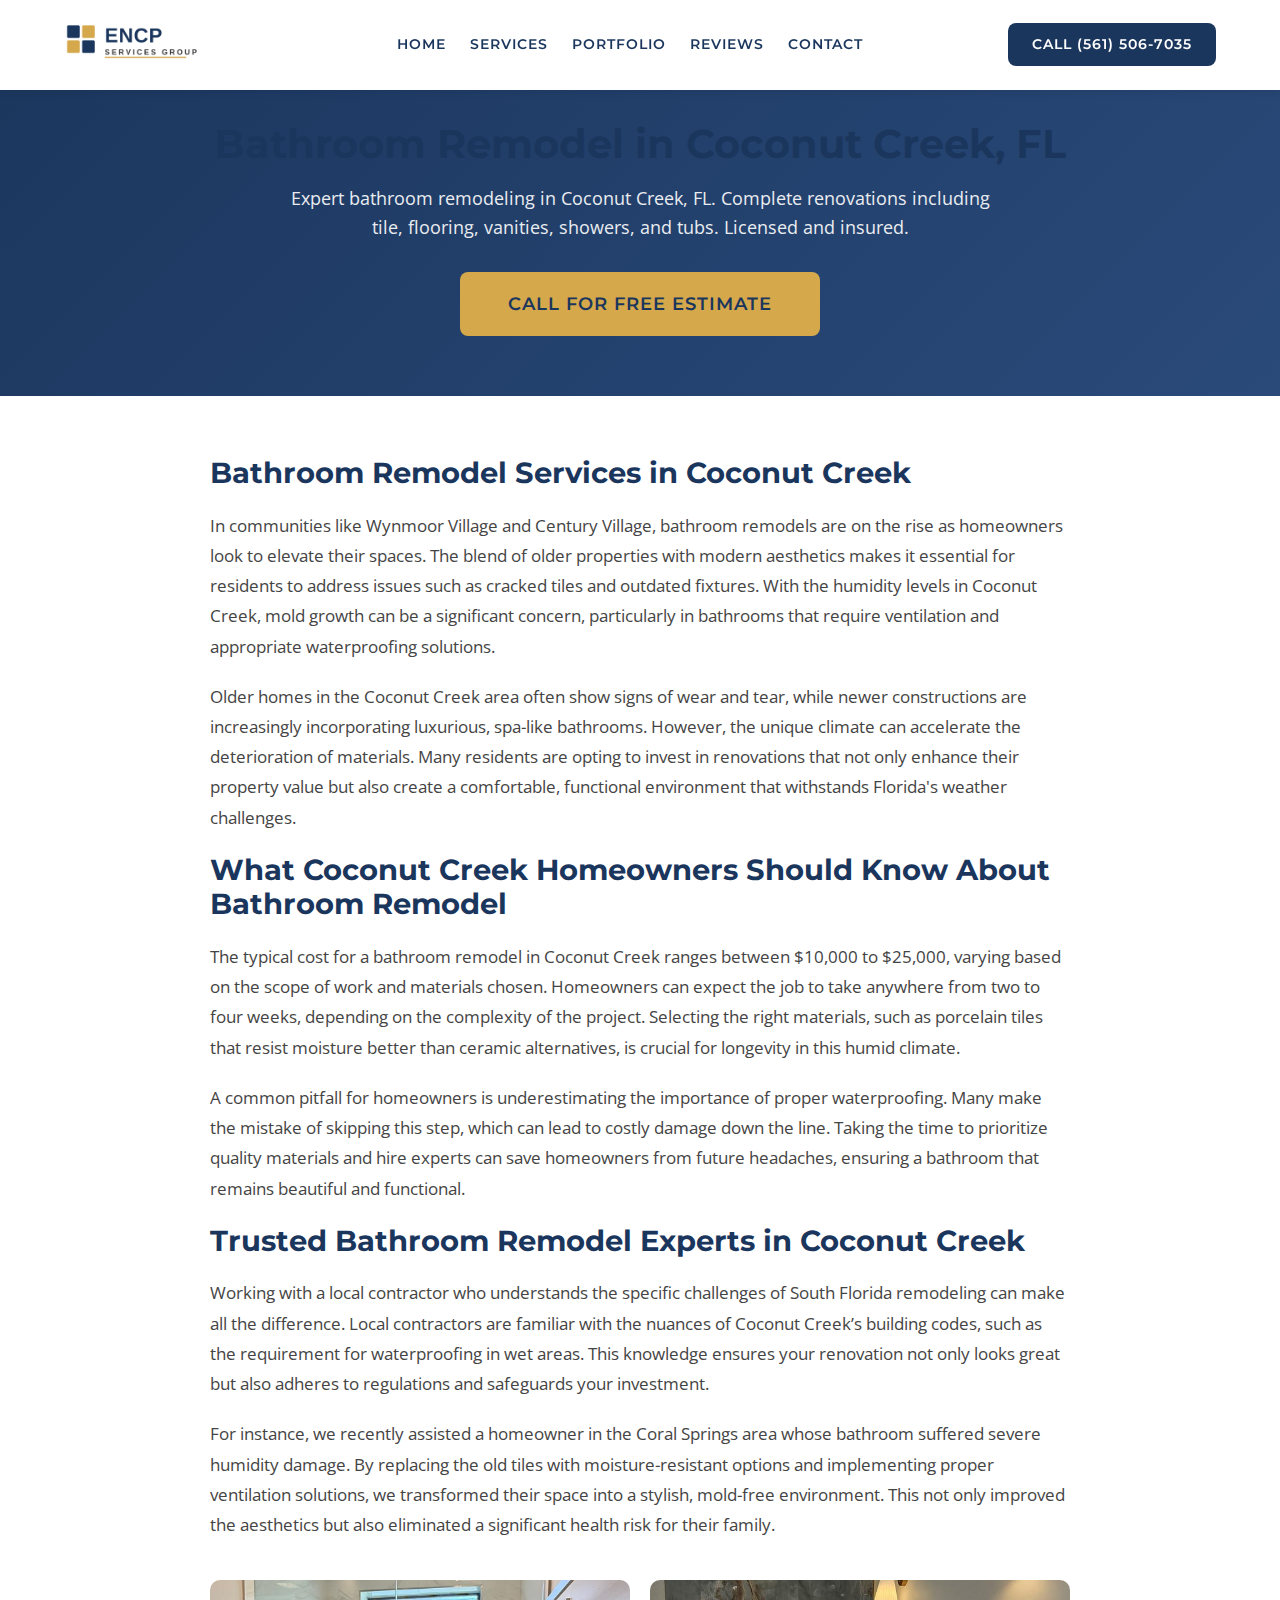
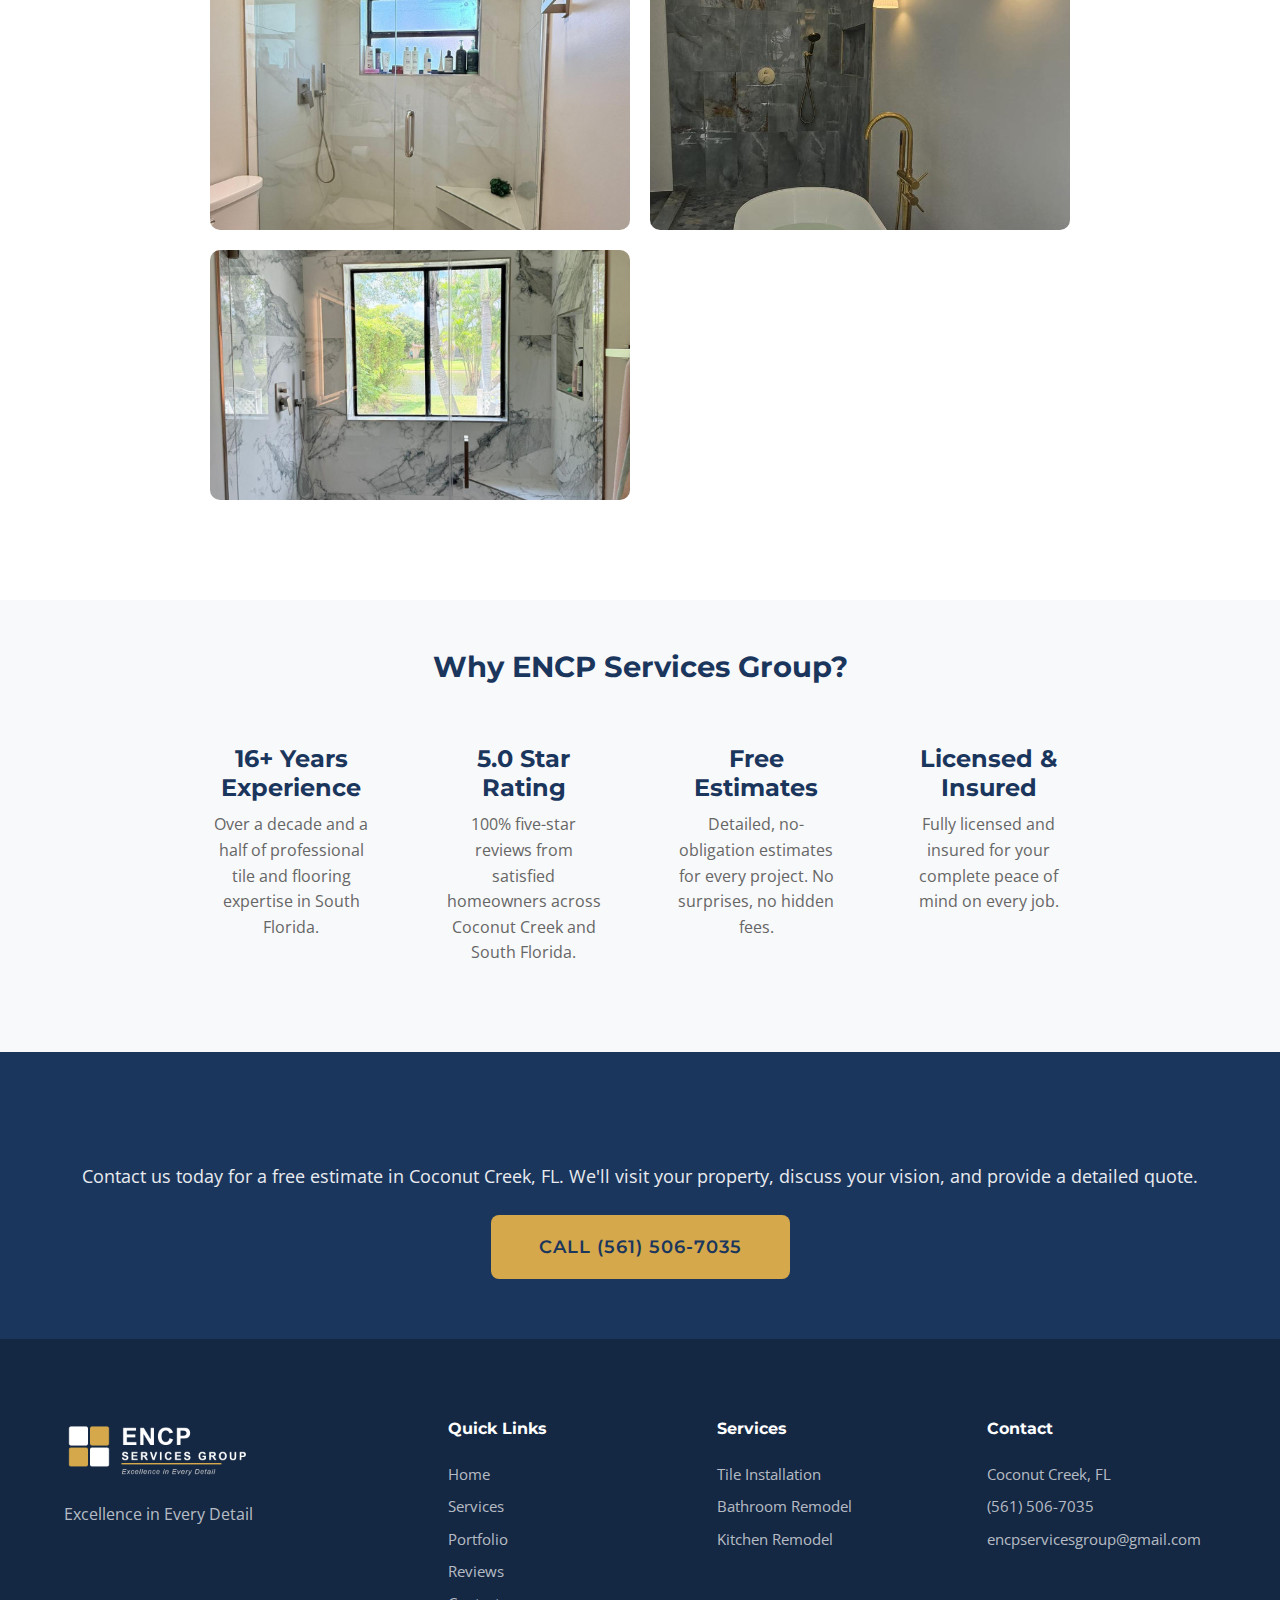
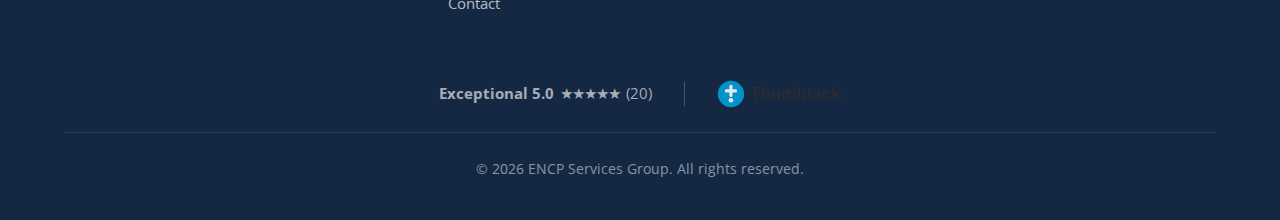
<file: public/bathroom-remodel-coconut-creek/index.html>
<!DOCTYPE html>
<html lang="en">
<head>
    <meta charset="UTF-8">
    <meta name="viewport" content="width=device-width, initial-scale=1.0, viewport-fit=cover">
    <meta name="theme-color" content="#1B365D">
    <title>Bathroom Remodel in Coconut Creek, FL | ENCP Services Group</title>
    <meta name="description" content="Expert bathroom remodeling in Coconut Creek, FL. Complete renovations including tile, flooring, vanities, showers, and tubs. Licensed and insured.">
    <link rel="canonical" href="https://encpservices.com/bathroom-remodel-coconut-creek/">
    <meta name="geo.region" content="US-FL">
    <meta name="geo.placename" content="Coconut Creek">
    <meta property="og:type" content="website">
    <meta property="og:url" content="https://encpservices.com/bathroom-remodel-coconut-creek/">
    <meta property="og:title" content="Bathroom Remodel in Coconut Creek, FL | ENCP Services Group">
    <meta property="og:description" content="Expert bathroom remodeling in Coconut Creek, FL. Complete renovations including tile, flooring, vanities, showers, and tubs. Licensed and insured.">
    <meta property="og:image" content="https://encpservices.com/assets/fotos/bathroom-01-luxury-final.jpeg">
    <meta property="og:locale" content="en_US">
    <link rel="icon" type="image/png" href="/assets/logo/favicon-32.png">
    <link href="https://fonts.googleapis.com/css2?family=Montserrat:wght@400;600;700&family=Open+Sans:wght@400;600&display=swap" rel="stylesheet">
    <link rel="stylesheet" href="/styles.css">
    <script type="application/ld+json">
    {
        "@context": "https://schema.org",
        "@type": "Service",
        "name": "Bathroom Remodel in Coconut Creek, FL",
        "description": "Expert bathroom remodeling in Coconut Creek, FL. Complete renovations including tile, flooring, vanities, showers, and tubs. Licensed and insured.",
        "provider": {
            "@type": "HomeAndConstructionBusiness",
            "name": "ENCP Services Group",
            "telephone": "+1-561-506-7035",
            "url": "https://encpservices.com",
            "address": {
                "@type": "PostalAddress",
                "addressLocality": "Coconut Creek",
                "addressRegion": "FL",
                "addressCountry": "US"
            },
            "aggregateRating": {
                "@type": "AggregateRating",
                "ratingValue": "5.0",
                "reviewCount": "20"
            }
        },
        "areaServed": {
            "@type": "City",
            "name": "Coconut Creek, FL"
        }
    }
    </script>
    <style>
        .service-hero {
            background: linear-gradient(135deg, #1B365D 0%, #2a4a7a 100%);
            color: white;
            padding: 120px 20px 60px;
            text-align: center;
        }
        .service-hero h1 {
            font-family: 'Montserrat', sans-serif;
            font-size: 2.5rem;
            margin-bottom: 15px;
        }
        .service-hero p {
            font-size: 1.15rem;
            opacity: 0.9;
            max-width: 700px;
            margin: 0 auto 30px;
            line-height: 1.6;
        }
        .service-content {
            max-width: 900px;
            margin: 0 auto;
            padding: 60px 20px;
        }
        .service-content h2 {
            font-family: 'Montserrat', sans-serif;
            color: #1B365D;
            font-size: 1.8rem;
            margin-bottom: 20px;
        }
        .service-content p {
            line-height: 1.8;
            color: #444;
            margin-bottom: 20px;
            font-size: 1.05rem;
        }
        .service-gallery {
            display: grid;
            grid-template-columns: repeat(auto-fit, minmax(280px, 1fr));
            gap: 20px;
            margin: 40px 0;
        }
        .service-gallery img {
            width: 100%;
            border-radius: 10px;
            object-fit: cover;
            height: 250px;
        }
        .lp-benefits {
            background: #f8f9fa;
            padding: 50px 20px;
        }
        .lp-benefits h2 {
            text-align: center;
            font-family: 'Montserrat', sans-serif;
            color: #1B365D;
            margin-bottom: 40px;
            font-size: 1.8rem;
        }
        .lp-benefits-grid {
            max-width: 900px;
            margin: 0 auto;
            display: grid;
            grid-template-columns: repeat(auto-fit, minmax(200px, 1fr));
            gap: 30px;
        }
        .lp-benefit { text-align: center; padding: 20px; }
        .lp-benefit h3 {
            font-family: 'Montserrat', sans-serif;
            color: #1B365D;
            margin-bottom: 10px;
        }
        .lp-benefit p { color: #666; line-height: 1.6; }
        .service-cta {
            background: #1B365D;
            color: white;
            text-align: center;
            padding: 60px 20px;
        }
        .service-cta h2 {
            font-family: 'Montserrat', sans-serif;
            margin-bottom: 15px;
            font-size: 1.8rem;
        }
        .service-cta p { margin-bottom: 25px; opacity: 0.9; font-size: 1.1rem; }
        @media (max-width: 768px) {
            .service-hero { padding: 100px 20px 40px; }
            .service-hero h1 { font-size: 1.8rem; }
            .service-hero p { font-size: 1rem; }
        }
    </style>
</head>
<body>
    <!-- HEADER (same as main site) -->
    <header class="header">
        <div class="container header-content">
            <a href="/" class="logo">
                <img src="/assets/logo/encp-logo-horizontal.png" alt="ENCP Services Group" width="900" height="240">
            </a>
            <nav class="nav">
                <a href="/">Home</a>
                <a href="/#services">Services</a>
                <a href="/#portfolio">Portfolio</a>
                <a href="/#reviews">Reviews</a>
                <a href="/#contact">Contact</a>
            </nav>
            <a href="tel:+15615067035" class="btn btn-primary header-cta">Call (561) 506-7035</a>
            <button class="mobile-menu-btn" aria-label="Menu">
                <span></span>
                <span></span>
                <span></span>
            </button>
        </div>
    </header>

    <section class="service-hero">
        <h1>Bathroom Remodel in Coconut Creek, FL</h1>
        <p>Expert bathroom remodeling in Coconut Creek, FL. Complete renovations including tile, flooring, vanities, showers, and tubs. Licensed and insured.</p>
        <a href="tel:+15615067035" class="btn btn-gold btn-large">Call For Free Estimate</a>
    </section>

    <!-- CONTENT (AI-generated unique per city+service) -->
    <section class="service-content">
        <h2>Bathroom Remodel Services in Coconut Creek</h2>
<p>In communities like Wynmoor Village and Century Village, bathroom remodels are on the rise as homeowners look to elevate their spaces. The blend of older properties with modern aesthetics makes it essential for residents to address issues such as cracked tiles and outdated fixtures. With the humidity levels in Coconut Creek, mold growth can be a significant concern, particularly in bathrooms that require ventilation and appropriate waterproofing solutions.</p>
<p>Older homes in the Coconut Creek area often show signs of wear and tear, while newer constructions are increasingly incorporating luxurious, spa-like bathrooms. However, the unique climate can accelerate the deterioration of materials. Many residents are opting to invest in renovations that not only enhance their property value but also create a comfortable, functional environment that withstands Florida's weather challenges.</p>

<h2>What Coconut Creek Homeowners Should Know About Bathroom Remodel</h2>
<p>The typical cost for a bathroom remodel in Coconut Creek ranges between $10,000 to $25,000, varying based on the scope of work and materials chosen. Homeowners can expect the job to take anywhere from two to four weeks, depending on the complexity of the project. Selecting the right materials, such as porcelain tiles that resist moisture better than ceramic alternatives, is crucial for longevity in this humid climate.</p>
<p>A common pitfall for homeowners is underestimating the importance of proper waterproofing. Many make the mistake of skipping this step, which can lead to costly damage down the line. Taking the time to prioritize quality materials and hire experts can save homeowners from future headaches, ensuring a bathroom that remains beautiful and functional.</p>

<h2>Trusted Bathroom Remodel Experts in Coconut Creek</h2>
<p>Working with a local contractor who understands the specific challenges of South Florida remodeling can make all the difference. Local contractors are familiar with the nuances of Coconut Creek’s building codes, such as the requirement for waterproofing in wet areas. This knowledge ensures your renovation not only looks great but also adheres to regulations and safeguards your investment.</p>
<p>For instance, we recently assisted a homeowner in the Coral Springs area whose bathroom suffered severe humidity damage. By replacing the old tiles with moisture-resistant options and implementing proper ventilation solutions, we transformed their space into a stylish, mold-free environment. This not only improved the aesthetics but also eliminated a significant health risk for their family.</p>

        <div class="service-gallery">
            <img src="/assets/fotos/bathroom-03-modern-final.jpeg" alt="Bathroom Remodel project in Coconut Creek FL by ENCP Services" width="400" height="250" loading="lazy">
            <img src="/assets/fotos/bathroom-02-luxury-angle.jpeg" alt="Professional bathroom remodel Coconut Creek Florida" width="400" height="250" loading="lazy">
            <img src="/assets/fotos/shower-03-marble-final.jpeg" alt="Bathroom Remodel work in progress Coconut Creek FL" width="400" height="250" loading="lazy">
        </div>
    </section>

    <section class="lp-benefits">
        <h2>Why ENCP Services Group?</h2>
        <div class="lp-benefits-grid">
            <div class="lp-benefit">
                <h3>16+ Years Experience</h3>
                <p>Over a decade and a half of professional tile and flooring expertise in South Florida.</p>
            </div>
            <div class="lp-benefit">
                <h3>5.0 Star Rating</h3>
                <p>100% five-star reviews from satisfied homeowners across Coconut Creek and South Florida.</p>
            </div>
            <div class="lp-benefit">
                <h3>Free Estimates</h3>
                <p>Detailed, no-obligation estimates for every project. No surprises, no hidden fees.</p>
            </div>
            <div class="lp-benefit">
                <h3>Licensed & Insured</h3>
                <p>Fully licensed and insured for your complete peace of mind on every job.</p>
            </div>
        </div>
    </section>

    <section class="service-cta">
        <h2>Ready to Start Your Bathroom Remodel Project?</h2>
        <p>Contact us today for a free estimate in Coconut Creek, FL. We'll visit your property, discuss your vision, and provide a detailed quote.</p>
        <a href="tel:+15615067035" class="btn btn-gold btn-large">Call (561) 506-7035</a>
    </section>

    <!-- FOOTER (same as main site) -->
    <footer class="footer">
        <div class="container">
            <div class="footer-content">
                <div class="footer-brand">
                    <img src="/assets/logo/encp-logo-white.png" alt="ENCP Services Group" class="footer-logo" width="1200" height="360">
                    <p>Excellence in Every Detail</p>
                </div>
                <div class="footer-links">
                    <h4>Quick Links</h4>
                    <a href="/">Home</a>
                    <a href="/#services">Services</a>
                    <a href="/#portfolio">Portfolio</a>
                    <a href="/#reviews">Reviews</a>
                    <a href="/#contact">Contact</a>
                </div>
                <div class="footer-services">
                    <h4>Services</h4>
                    <a href="/tile-installation-boca-raton/">Tile Installation</a>
                    <a href="/bathroom-remodel-boca-raton/">Bathroom Remodel</a>
                    <a href="/kitchen-remodel-boca-raton/">Kitchen Remodel</a>
                </div>
                <div class="footer-contact">
                    <h4>Contact</h4>
                    <span>Coconut Creek, FL</span>
                    <a href="tel:+15615067035">(561) 506-7035</a>
                    <a href="mailto:encpservicesgroup@gmail.com">encpservicesgroup@gmail.com</a>
                </div>
            </div>
            <div class="thumbtack-badge">
                <a href="https://www.thumbtack.com/fl/boca-raton/tile/encp-services-group/service/335989598897750230" target="_blank" rel="noopener" class="thumbtack-link">
                    <div class="thumbtack-rating">
                        <span class="thumbtack-exceptional">Exceptional 5.0</span>
                        <span class="thumbtack-stars">&#9733;&#9733;&#9733;&#9733;&#9733;</span>
                        <span class="thumbtack-reviews">(20)</span>
                    </div>
                    <span class="thumbtack-divider"></span>
                    <img src="/assets/thumbtack-logo.svg" alt="Thumbtack" class="thumbtack-logo" width="120" height="24">
                </a>
            </div>
            <div class="footer-bottom">
                <p>&copy; 2026 ENCP Services Group. All rights reserved.</p>
            </div>
        </div>
    </footer>

    <script>
        document.querySelector('.mobile-menu-btn').addEventListener('click', function() {
            document.querySelector('.nav').classList.toggle('active');
            this.classList.toggle('active');
        });
        window.addEventListener('scroll', function() {
            const header = document.querySelector('.header');
            if (window.scrollY > 50) {
                header.classList.add('scrolled');
            } else {
                header.classList.remove('scrolled');
            }
        });
    </script>
</body>
</html>
</file>
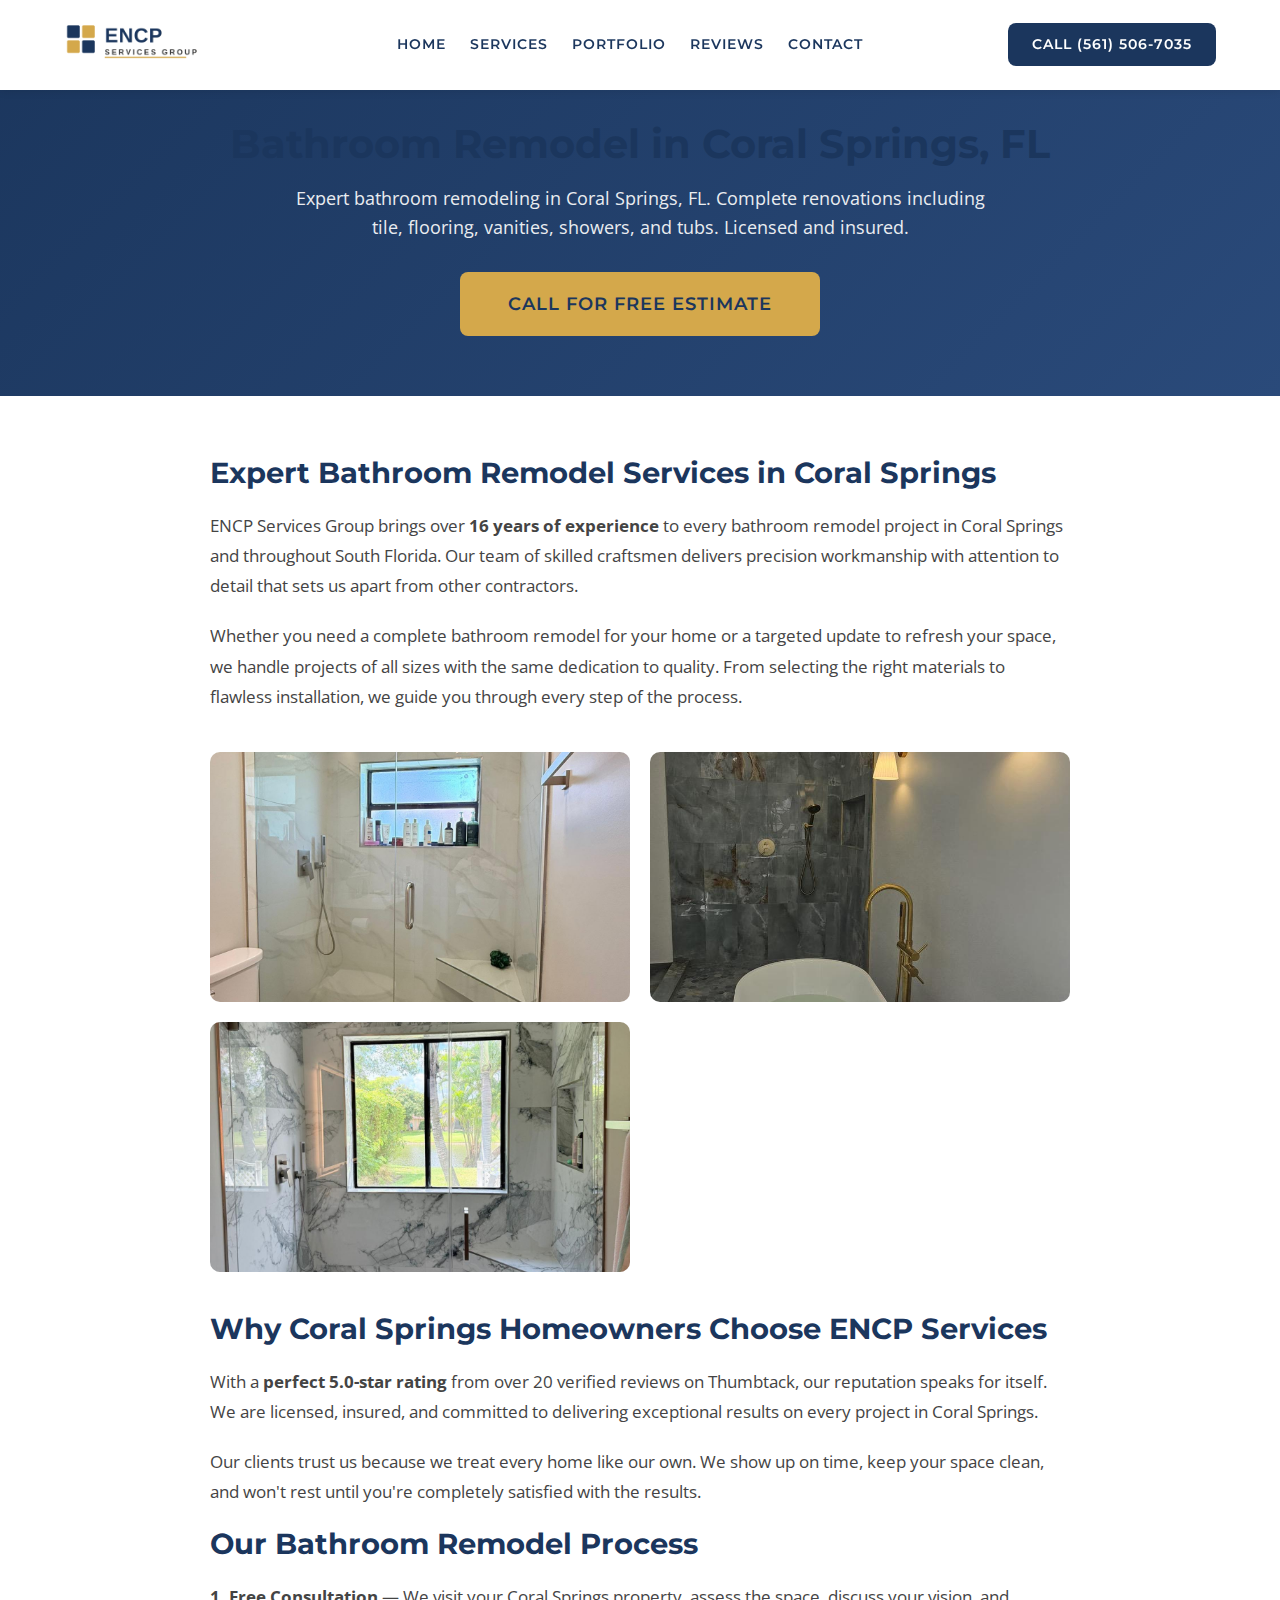
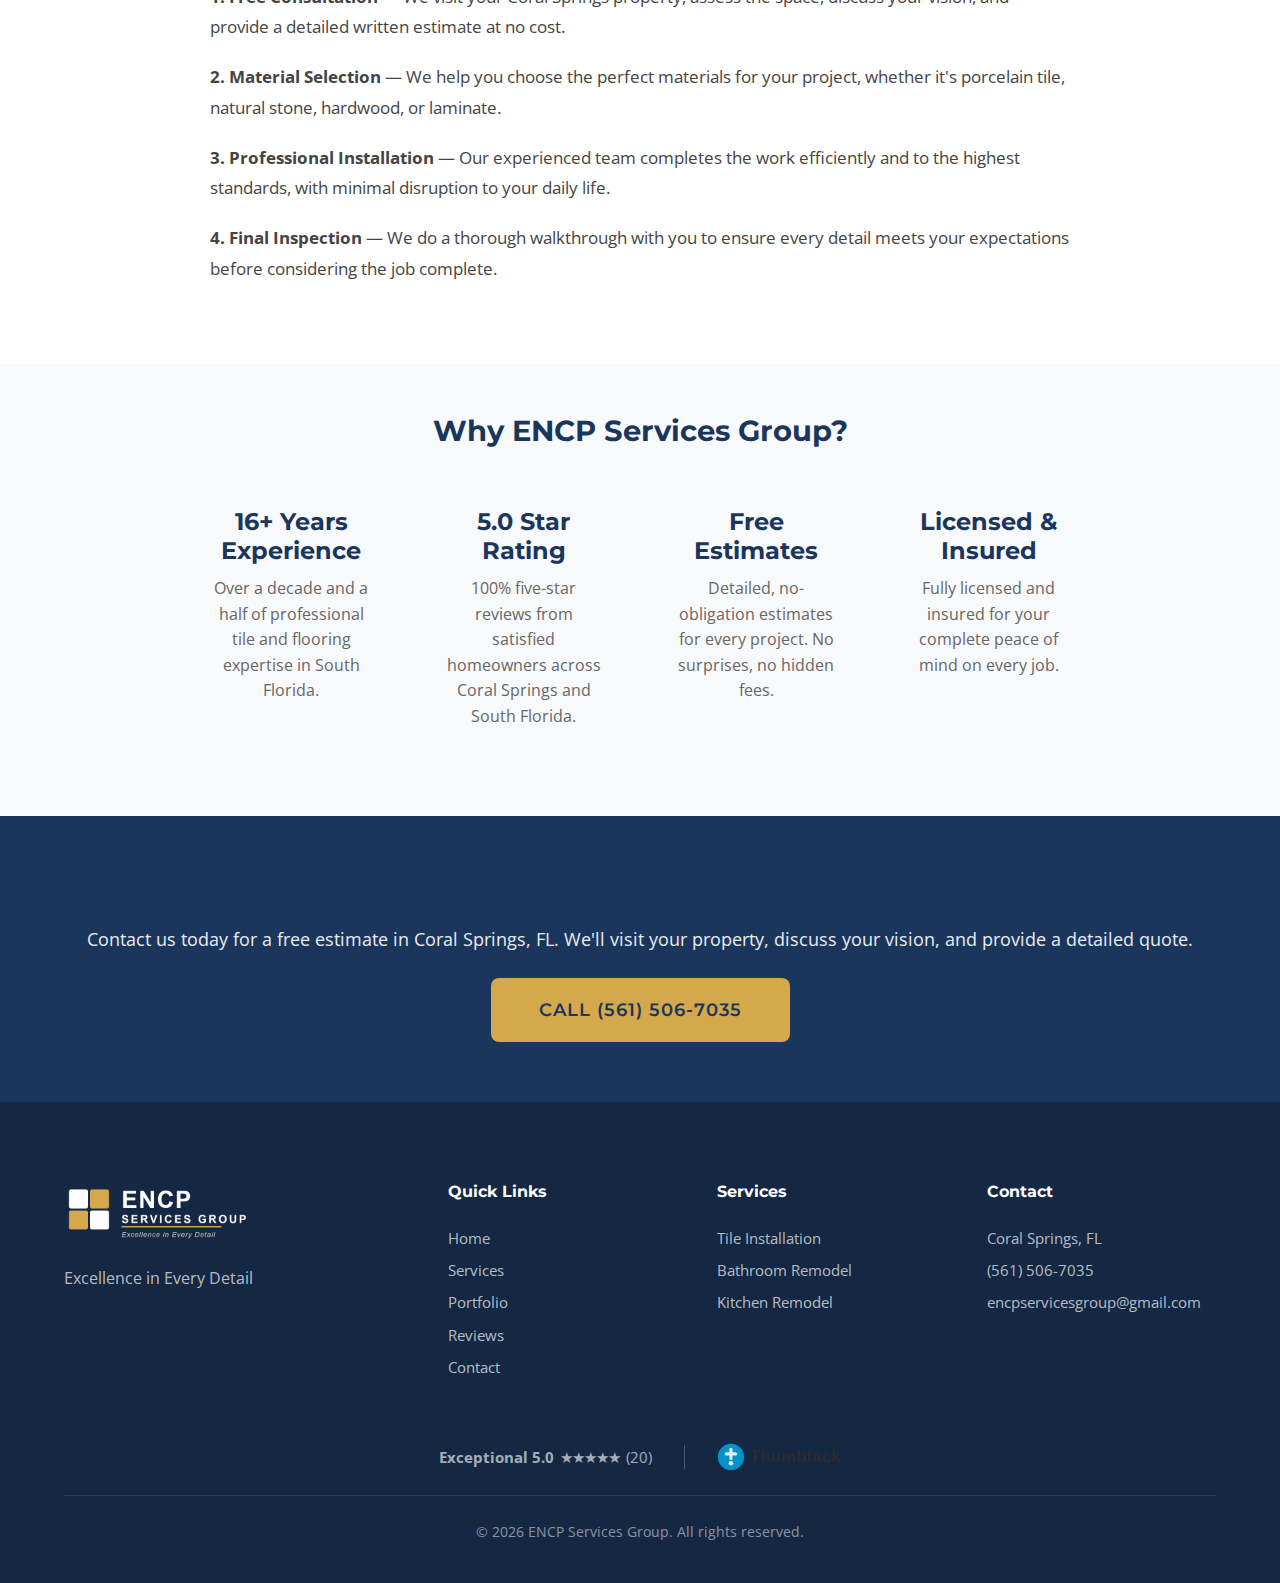
<file: public/bathroom-remodel-coral-springs/index.html>
<!DOCTYPE html>
<html lang="en">
<head>
    <meta charset="UTF-8">
    <meta name="viewport" content="width=device-width, initial-scale=1.0, viewport-fit=cover">
    <meta name="theme-color" content="#1B365D">
    <title>Bathroom Remodel in Coral Springs, FL | ENCP Services Group</title>
    <meta name="description" content="Expert bathroom remodeling in Coral Springs, FL. Complete renovations including tile, flooring, vanities, showers, and tubs. Licensed and insured.">
    <link rel="canonical" href="https://encpservices.com/bathroom-remodel-coral-springs/">
    <meta name="geo.region" content="US-FL">
    <meta name="geo.placename" content="Coral Springs">
    <meta property="og:type" content="website">
    <meta property="og:url" content="https://encpservices.com/bathroom-remodel-coral-springs/">
    <meta property="og:title" content="Bathroom Remodel in Coral Springs, FL | ENCP Services Group">
    <meta property="og:description" content="Expert bathroom remodeling in Coral Springs, FL. Complete renovations including tile, flooring, vanities, showers, and tubs. Licensed and insured.">
    <meta property="og:image" content="https://encpservices.com/assets/fotos/bathroom-01-luxury-final.jpeg">
    <meta property="og:locale" content="en_US">
    <link rel="icon" type="image/png" href="/assets/logo/favicon-32.png">
    <link href="https://fonts.googleapis.com/css2?family=Montserrat:wght@400;600;700&family=Open+Sans:wght@400;600&display=swap" rel="stylesheet">
    <link rel="stylesheet" href="/styles.css">
    <script type="application/ld+json">
    {
        "@context": "https://schema.org",
        "@type": "Service",
        "name": "Bathroom Remodel in Coral Springs, FL",
        "description": "Expert bathroom remodeling in Coral Springs, FL. Complete renovations including tile, flooring, vanities, showers, and tubs. Licensed and insured.",
        "provider": {
            "@type": "HomeAndConstructionBusiness",
            "name": "ENCP Services Group",
            "telephone": "+1-561-506-7035",
            "url": "https://encpservices.com",
            "address": {
                "@type": "PostalAddress",
                "addressLocality": "Coral Springs",
                "addressRegion": "FL",
                "addressCountry": "US"
            },
            "aggregateRating": {
                "@type": "AggregateRating",
                "ratingValue": "5.0",
                "reviewCount": "20"
            }
        },
        "areaServed": {
            "@type": "City",
            "name": "Coral Springs, FL"
        }
    }
    </script>
    <style>
        .service-hero {
            background: linear-gradient(135deg, #1B365D 0%, #2a4a7a 100%);
            color: white;
            padding: 120px 20px 60px;
            text-align: center;
        }
        .service-hero h1 {
            font-family: 'Montserrat', sans-serif;
            font-size: 2.5rem;
            margin-bottom: 15px;
        }
        .service-hero p {
            font-size: 1.15rem;
            opacity: 0.9;
            max-width: 700px;
            margin: 0 auto 30px;
            line-height: 1.6;
        }
        .service-content {
            max-width: 900px;
            margin: 0 auto;
            padding: 60px 20px;
        }
        .service-content h2 {
            font-family: 'Montserrat', sans-serif;
            color: #1B365D;
            font-size: 1.8rem;
            margin-bottom: 20px;
        }
        .service-content p {
            line-height: 1.8;
            color: #444;
            margin-bottom: 20px;
            font-size: 1.05rem;
        }
        .service-gallery {
            display: grid;
            grid-template-columns: repeat(auto-fit, minmax(280px, 1fr));
            gap: 20px;
            margin: 40px 0;
        }
        .service-gallery img {
            width: 100%;
            border-radius: 10px;
            object-fit: cover;
            height: 250px;
        }
        .lp-benefits {
            background: #f8f9fa;
            padding: 50px 20px;
        }
        .lp-benefits h2 {
            text-align: center;
            font-family: 'Montserrat', sans-serif;
            color: #1B365D;
            margin-bottom: 40px;
            font-size: 1.8rem;
        }
        .lp-benefits-grid {
            max-width: 900px;
            margin: 0 auto;
            display: grid;
            grid-template-columns: repeat(auto-fit, minmax(200px, 1fr));
            gap: 30px;
        }
        .lp-benefit { text-align: center; padding: 20px; }
        .lp-benefit h3 {
            font-family: 'Montserrat', sans-serif;
            color: #1B365D;
            margin-bottom: 10px;
        }
        .lp-benefit p { color: #666; line-height: 1.6; }
        .service-cta {
            background: #1B365D;
            color: white;
            text-align: center;
            padding: 60px 20px;
        }
        .service-cta h2 {
            font-family: 'Montserrat', sans-serif;
            margin-bottom: 15px;
            font-size: 1.8rem;
        }
        .service-cta p { margin-bottom: 25px; opacity: 0.9; font-size: 1.1rem; }
        @media (max-width: 768px) {
            .service-hero { padding: 100px 20px 40px; }
            .service-hero h1 { font-size: 1.8rem; }
            .service-hero p { font-size: 1rem; }
        }
    </style>
</head>
<body>
    <!-- HEADER (same as main site) -->
    <header class="header">
        <div class="container header-content">
            <a href="/" class="logo">
                <img src="/assets/logo/encp-logo-horizontal.png" alt="ENCP Services Group" width="900" height="240">
            </a>
            <nav class="nav">
                <a href="/">Home</a>
                <a href="/#services">Services</a>
                <a href="/#portfolio">Portfolio</a>
                <a href="/#reviews">Reviews</a>
                <a href="/#contact">Contact</a>
            </nav>
            <a href="tel:+15615067035" class="btn btn-primary header-cta">Call (561) 506-7035</a>
            <button class="mobile-menu-btn" aria-label="Menu">
                <span></span>
                <span></span>
                <span></span>
            </button>
        </div>
    </header>

    <section class="service-hero">
        <h1>Bathroom Remodel in Coral Springs, FL</h1>
        <p>Expert bathroom remodeling in Coral Springs, FL. Complete renovations including tile, flooring, vanities, showers, and tubs. Licensed and insured.</p>
        <a href="tel:+15615067035" class="btn btn-gold btn-large">Call For Free Estimate</a>
    </section>

    <section class="service-content">
        <h2>Expert Bathroom Remodel Services in Coral Springs</h2>
        <p>ENCP Services Group brings over <strong>16 years of experience</strong> to every bathroom remodel project in Coral Springs and throughout South Florida. Our team of skilled craftsmen delivers precision workmanship with attention to detail that sets us apart from other contractors.</p>
        <p>Whether you need a complete bathroom remodel for your home or a targeted update to refresh your space, we handle projects of all sizes with the same dedication to quality. From selecting the right materials to flawless installation, we guide you through every step of the process.</p>

        <div class="service-gallery">
            <img src="/assets/fotos/bathroom-03-modern-final.jpeg" alt="Bathroom Remodel project in Coral Springs FL by ENCP Services" width="400" height="250" loading="lazy">
            <img src="/assets/fotos/bathroom-02-luxury-angle.jpeg" alt="Professional bathroom remodel Coral Springs Florida" width="400" height="250" loading="lazy">
            <img src="/assets/fotos/shower-03-marble-final.jpeg" alt="Bathroom Remodel work in progress Coral Springs FL" width="400" height="250" loading="lazy">
        </div>

        <h2>Why Coral Springs Homeowners Choose ENCP Services</h2>
        <p>With a <strong>perfect 5.0-star rating</strong> from over 20 verified reviews on Thumbtack, our reputation speaks for itself. We are licensed, insured, and committed to delivering exceptional results on every project in Coral Springs.</p>
        <p>Our clients trust us because we treat every home like our own. We show up on time, keep your space clean, and won't rest until you're completely satisfied with the results.</p>

        <h2>Our Bathroom Remodel Process</h2>
        <p><strong>1. Free Consultation</strong> &mdash; We visit your Coral Springs property, assess the space, discuss your vision, and provide a detailed written estimate at no cost.</p>
        <p><strong>2. Material Selection</strong> &mdash; We help you choose the perfect materials for your project, whether it's porcelain tile, natural stone, hardwood, or laminate.</p>
        <p><strong>3. Professional Installation</strong> &mdash; Our experienced team completes the work efficiently and to the highest standards, with minimal disruption to your daily life.</p>
        <p><strong>4. Final Inspection</strong> &mdash; We do a thorough walkthrough with you to ensure every detail meets your expectations before considering the job complete.</p>
    </section>

    <section class="lp-benefits">
        <h2>Why ENCP Services Group?</h2>
        <div class="lp-benefits-grid">
            <div class="lp-benefit">
                <h3>16+ Years Experience</h3>
                <p>Over a decade and a half of professional tile and flooring expertise in South Florida.</p>
            </div>
            <div class="lp-benefit">
                <h3>5.0 Star Rating</h3>
                <p>100% five-star reviews from satisfied homeowners across Coral Springs and South Florida.</p>
            </div>
            <div class="lp-benefit">
                <h3>Free Estimates</h3>
                <p>Detailed, no-obligation estimates for every project. No surprises, no hidden fees.</p>
            </div>
            <div class="lp-benefit">
                <h3>Licensed & Insured</h3>
                <p>Fully licensed and insured for your complete peace of mind on every job.</p>
            </div>
        </div>
    </section>

    <section class="service-cta">
        <h2>Ready to Start Your Bathroom Remodel Project?</h2>
        <p>Contact us today for a free estimate in Coral Springs, FL. We'll visit your property, discuss your vision, and provide a detailed quote.</p>
        <a href="tel:+15615067035" class="btn btn-gold btn-large">Call (561) 506-7035</a>
    </section>

    <!-- FOOTER (same as main site) -->
    <footer class="footer">
        <div class="container">
            <div class="footer-content">
                <div class="footer-brand">
                    <img src="/assets/logo/encp-logo-white.png" alt="ENCP Services Group" class="footer-logo" width="1200" height="360">
                    <p>Excellence in Every Detail</p>
                </div>
                <div class="footer-links">
                    <h4>Quick Links</h4>
                    <a href="/">Home</a>
                    <a href="/#services">Services</a>
                    <a href="/#portfolio">Portfolio</a>
                    <a href="/#reviews">Reviews</a>
                    <a href="/#contact">Contact</a>
                </div>
                <div class="footer-services">
                    <h4>Services</h4>
                    <a href="/tile-installation-boca-raton/">Tile Installation</a>
                    <a href="/bathroom-remodel-boca-raton/">Bathroom Remodel</a>
                    <a href="/kitchen-remodel-boca-raton/">Kitchen Remodel</a>
                </div>
                <div class="footer-contact">
                    <h4>Contact</h4>
                    <span>Coral Springs, FL</span>
                    <a href="tel:+15615067035">(561) 506-7035</a>
                    <a href="mailto:encpservicesgroup@gmail.com">encpservicesgroup@gmail.com</a>
                </div>
            </div>
            <div class="thumbtack-badge">
                <a href="https://www.thumbtack.com/fl/boca-raton/tile/encp-services-group/service/335989598897750230" target="_blank" rel="noopener" class="thumbtack-link">
                    <div class="thumbtack-rating">
                        <span class="thumbtack-exceptional">Exceptional 5.0</span>
                        <span class="thumbtack-stars">&#9733;&#9733;&#9733;&#9733;&#9733;</span>
                        <span class="thumbtack-reviews">(20)</span>
                    </div>
                    <span class="thumbtack-divider"></span>
                    <img src="/assets/thumbtack-logo.svg" alt="Thumbtack" class="thumbtack-logo" width="120" height="24">
                </a>
            </div>
            <div class="footer-bottom">
                <p>&copy; 2026 ENCP Services Group. All rights reserved.</p>
            </div>
        </div>
    </footer>

    <script>
        document.querySelector('.mobile-menu-btn').addEventListener('click', function() {
            document.querySelector('.nav').classList.toggle('active');
            this.classList.toggle('active');
        });
        window.addEventListener('scroll', function() {
            const header = document.querySelector('.header');
            if (window.scrollY > 50) {
                header.classList.add('scrolled');
            } else {
                header.classList.remove('scrolled');
            }
        });
    </script>
</body>
</html>
</file>
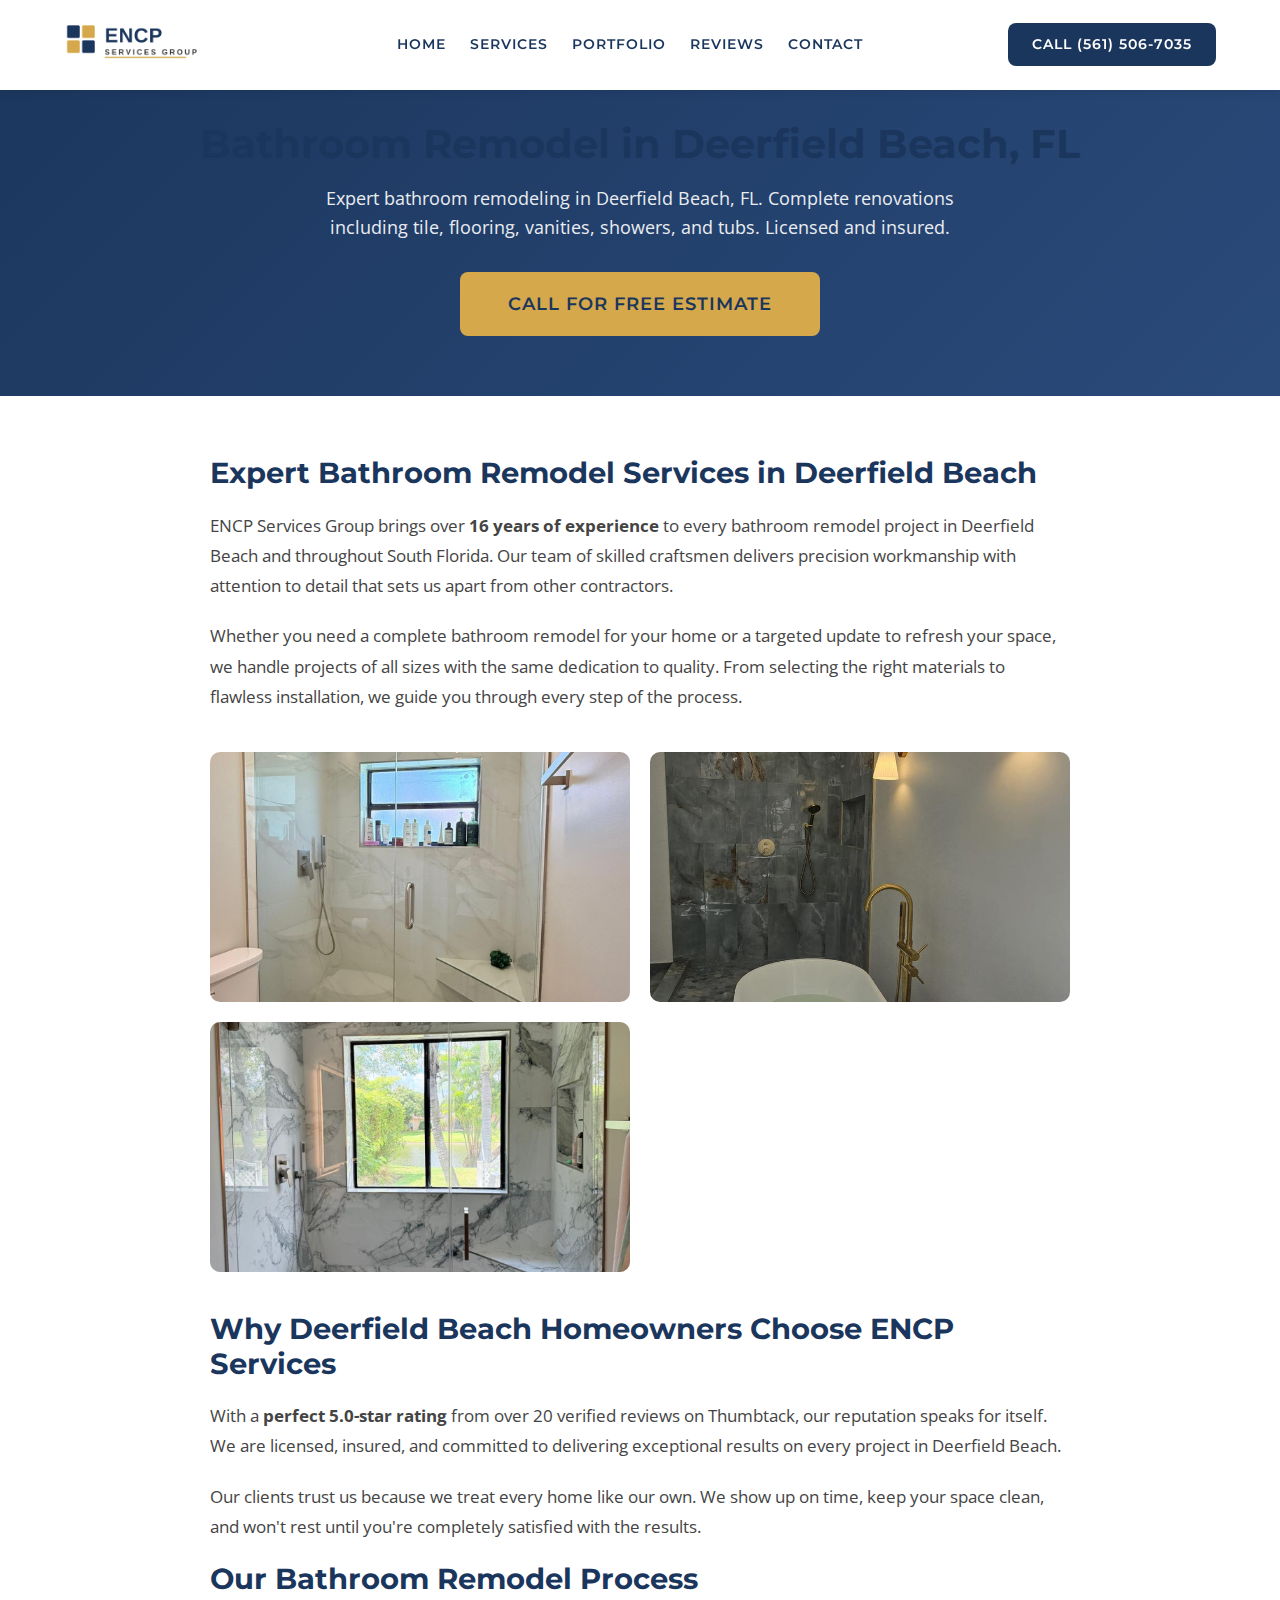
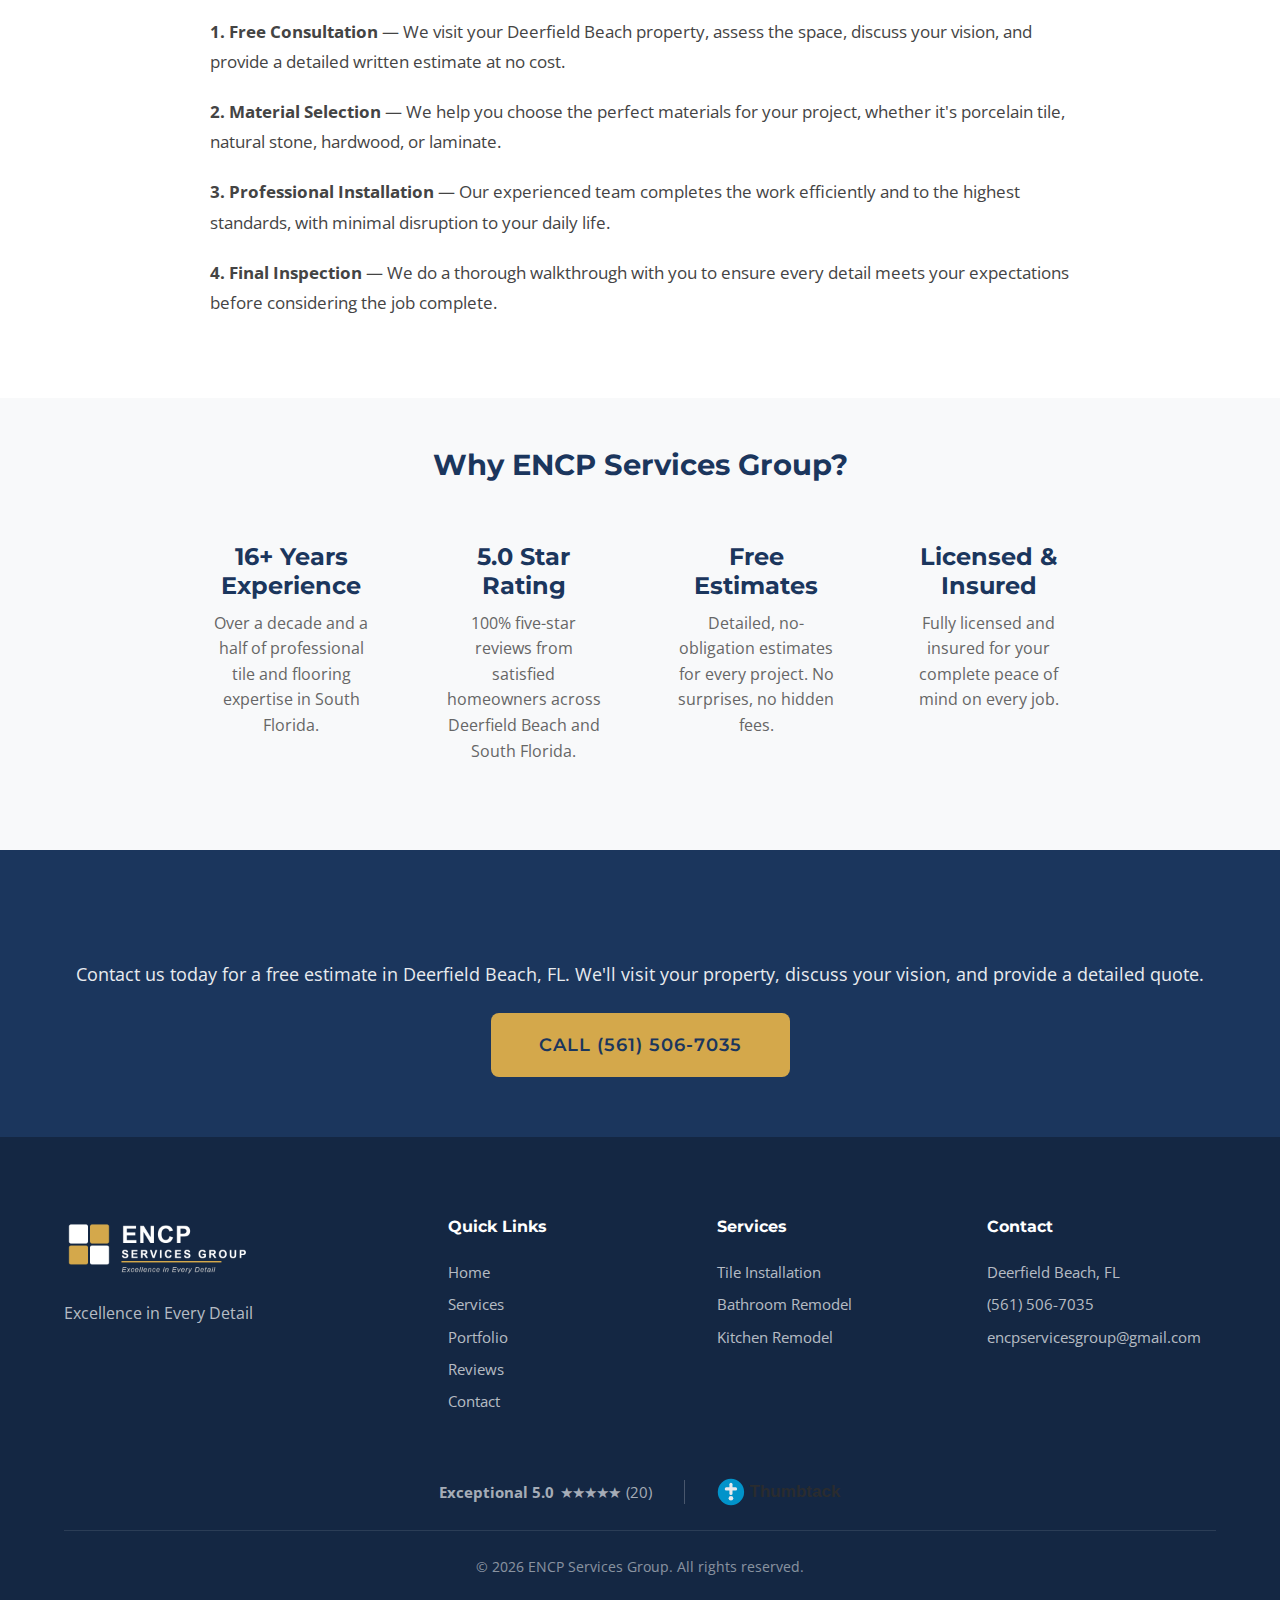
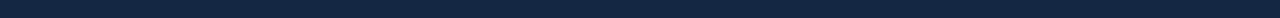
<file: public/bathroom-remodel-deerfield-beach/index.html>
<!DOCTYPE html>
<html lang="en">
<head>
    <meta charset="UTF-8">
    <meta name="viewport" content="width=device-width, initial-scale=1.0, viewport-fit=cover">
    <meta name="theme-color" content="#1B365D">
    <title>Bathroom Remodel in Deerfield Beach, FL | ENCP Services Group</title>
    <meta name="description" content="Expert bathroom remodeling in Deerfield Beach, FL. Complete renovations including tile, flooring, vanities, showers, and tubs. Licensed and insured.">
    <link rel="canonical" href="https://encpservices.com/bathroom-remodel-deerfield-beach/">
    <meta name="geo.region" content="US-FL">
    <meta name="geo.placename" content="Deerfield Beach">
    <meta property="og:type" content="website">
    <meta property="og:url" content="https://encpservices.com/bathroom-remodel-deerfield-beach/">
    <meta property="og:title" content="Bathroom Remodel in Deerfield Beach, FL | ENCP Services Group">
    <meta property="og:description" content="Expert bathroom remodeling in Deerfield Beach, FL. Complete renovations including tile, flooring, vanities, showers, and tubs. Licensed and insured.">
    <meta property="og:image" content="https://encpservices.com/assets/fotos/bathroom-01-luxury-final.jpeg">
    <meta property="og:locale" content="en_US">
    <link rel="icon" type="image/png" href="/assets/logo/favicon-32.png">
    <link href="https://fonts.googleapis.com/css2?family=Montserrat:wght@400;600;700&family=Open+Sans:wght@400;600&display=swap" rel="stylesheet">
    <link rel="stylesheet" href="/styles.css">
    <script type="application/ld+json">
    {
        "@context": "https://schema.org",
        "@type": "Service",
        "name": "Bathroom Remodel in Deerfield Beach, FL",
        "description": "Expert bathroom remodeling in Deerfield Beach, FL. Complete renovations including tile, flooring, vanities, showers, and tubs. Licensed and insured.",
        "provider": {
            "@type": "HomeAndConstructionBusiness",
            "name": "ENCP Services Group",
            "telephone": "+1-561-506-7035",
            "url": "https://encpservices.com",
            "address": {
                "@type": "PostalAddress",
                "addressLocality": "Deerfield Beach",
                "addressRegion": "FL",
                "addressCountry": "US"
            },
            "aggregateRating": {
                "@type": "AggregateRating",
                "ratingValue": "5.0",
                "reviewCount": "20"
            }
        },
        "areaServed": {
            "@type": "City",
            "name": "Deerfield Beach, FL"
        }
    }
    </script>
    <style>
        .service-hero {
            background: linear-gradient(135deg, #1B365D 0%, #2a4a7a 100%);
            color: white;
            padding: 120px 20px 60px;
            text-align: center;
        }
        .service-hero h1 {
            font-family: 'Montserrat', sans-serif;
            font-size: 2.5rem;
            margin-bottom: 15px;
        }
        .service-hero p {
            font-size: 1.15rem;
            opacity: 0.9;
            max-width: 700px;
            margin: 0 auto 30px;
            line-height: 1.6;
        }
        .service-content {
            max-width: 900px;
            margin: 0 auto;
            padding: 60px 20px;
        }
        .service-content h2 {
            font-family: 'Montserrat', sans-serif;
            color: #1B365D;
            font-size: 1.8rem;
            margin-bottom: 20px;
        }
        .service-content p {
            line-height: 1.8;
            color: #444;
            margin-bottom: 20px;
            font-size: 1.05rem;
        }
        .service-gallery {
            display: grid;
            grid-template-columns: repeat(auto-fit, minmax(280px, 1fr));
            gap: 20px;
            margin: 40px 0;
        }
        .service-gallery img {
            width: 100%;
            border-radius: 10px;
            object-fit: cover;
            height: 250px;
        }
        .lp-benefits {
            background: #f8f9fa;
            padding: 50px 20px;
        }
        .lp-benefits h2 {
            text-align: center;
            font-family: 'Montserrat', sans-serif;
            color: #1B365D;
            margin-bottom: 40px;
            font-size: 1.8rem;
        }
        .lp-benefits-grid {
            max-width: 900px;
            margin: 0 auto;
            display: grid;
            grid-template-columns: repeat(auto-fit, minmax(200px, 1fr));
            gap: 30px;
        }
        .lp-benefit { text-align: center; padding: 20px; }
        .lp-benefit h3 {
            font-family: 'Montserrat', sans-serif;
            color: #1B365D;
            margin-bottom: 10px;
        }
        .lp-benefit p { color: #666; line-height: 1.6; }
        .service-cta {
            background: #1B365D;
            color: white;
            text-align: center;
            padding: 60px 20px;
        }
        .service-cta h2 {
            font-family: 'Montserrat', sans-serif;
            margin-bottom: 15px;
            font-size: 1.8rem;
        }
        .service-cta p { margin-bottom: 25px; opacity: 0.9; font-size: 1.1rem; }
        @media (max-width: 768px) {
            .service-hero { padding: 100px 20px 40px; }
            .service-hero h1 { font-size: 1.8rem; }
            .service-hero p { font-size: 1rem; }
        }
    </style>
</head>
<body>
    <!-- HEADER (same as main site) -->
    <header class="header">
        <div class="container header-content">
            <a href="/" class="logo">
                <img src="/assets/logo/encp-logo-horizontal.png" alt="ENCP Services Group" width="900" height="240">
            </a>
            <nav class="nav">
                <a href="/">Home</a>
                <a href="/#services">Services</a>
                <a href="/#portfolio">Portfolio</a>
                <a href="/#reviews">Reviews</a>
                <a href="/#contact">Contact</a>
            </nav>
            <a href="tel:+15615067035" class="btn btn-primary header-cta">Call (561) 506-7035</a>
            <button class="mobile-menu-btn" aria-label="Menu">
                <span></span>
                <span></span>
                <span></span>
            </button>
        </div>
    </header>

    <section class="service-hero">
        <h1>Bathroom Remodel in Deerfield Beach, FL</h1>
        <p>Expert bathroom remodeling in Deerfield Beach, FL. Complete renovations including tile, flooring, vanities, showers, and tubs. Licensed and insured.</p>
        <a href="tel:+15615067035" class="btn btn-gold btn-large">Call For Free Estimate</a>
    </section>

    <section class="service-content">
        <h2>Expert Bathroom Remodel Services in Deerfield Beach</h2>
        <p>ENCP Services Group brings over <strong>16 years of experience</strong> to every bathroom remodel project in Deerfield Beach and throughout South Florida. Our team of skilled craftsmen delivers precision workmanship with attention to detail that sets us apart from other contractors.</p>
        <p>Whether you need a complete bathroom remodel for your home or a targeted update to refresh your space, we handle projects of all sizes with the same dedication to quality. From selecting the right materials to flawless installation, we guide you through every step of the process.</p>

        <div class="service-gallery">
            <img src="/assets/fotos/bathroom-03-modern-final.jpeg" alt="Bathroom Remodel project in Deerfield Beach FL by ENCP Services" width="400" height="250" loading="lazy">
            <img src="/assets/fotos/bathroom-02-luxury-angle.jpeg" alt="Professional bathroom remodel Deerfield Beach Florida" width="400" height="250" loading="lazy">
            <img src="/assets/fotos/shower-03-marble-final.jpeg" alt="Bathroom Remodel work in progress Deerfield Beach FL" width="400" height="250" loading="lazy">
        </div>

        <h2>Why Deerfield Beach Homeowners Choose ENCP Services</h2>
        <p>With a <strong>perfect 5.0-star rating</strong> from over 20 verified reviews on Thumbtack, our reputation speaks for itself. We are licensed, insured, and committed to delivering exceptional results on every project in Deerfield Beach.</p>
        <p>Our clients trust us because we treat every home like our own. We show up on time, keep your space clean, and won't rest until you're completely satisfied with the results.</p>

        <h2>Our Bathroom Remodel Process</h2>
        <p><strong>1. Free Consultation</strong> &mdash; We visit your Deerfield Beach property, assess the space, discuss your vision, and provide a detailed written estimate at no cost.</p>
        <p><strong>2. Material Selection</strong> &mdash; We help you choose the perfect materials for your project, whether it's porcelain tile, natural stone, hardwood, or laminate.</p>
        <p><strong>3. Professional Installation</strong> &mdash; Our experienced team completes the work efficiently and to the highest standards, with minimal disruption to your daily life.</p>
        <p><strong>4. Final Inspection</strong> &mdash; We do a thorough walkthrough with you to ensure every detail meets your expectations before considering the job complete.</p>
    </section>

    <section class="lp-benefits">
        <h2>Why ENCP Services Group?</h2>
        <div class="lp-benefits-grid">
            <div class="lp-benefit">
                <h3>16+ Years Experience</h3>
                <p>Over a decade and a half of professional tile and flooring expertise in South Florida.</p>
            </div>
            <div class="lp-benefit">
                <h3>5.0 Star Rating</h3>
                <p>100% five-star reviews from satisfied homeowners across Deerfield Beach and South Florida.</p>
            </div>
            <div class="lp-benefit">
                <h3>Free Estimates</h3>
                <p>Detailed, no-obligation estimates for every project. No surprises, no hidden fees.</p>
            </div>
            <div class="lp-benefit">
                <h3>Licensed & Insured</h3>
                <p>Fully licensed and insured for your complete peace of mind on every job.</p>
            </div>
        </div>
    </section>

    <section class="service-cta">
        <h2>Ready to Start Your Bathroom Remodel Project?</h2>
        <p>Contact us today for a free estimate in Deerfield Beach, FL. We'll visit your property, discuss your vision, and provide a detailed quote.</p>
        <a href="tel:+15615067035" class="btn btn-gold btn-large">Call (561) 506-7035</a>
    </section>

    <!-- FOOTER (same as main site) -->
    <footer class="footer">
        <div class="container">
            <div class="footer-content">
                <div class="footer-brand">
                    <img src="/assets/logo/encp-logo-white.png" alt="ENCP Services Group" class="footer-logo" width="1200" height="360">
                    <p>Excellence in Every Detail</p>
                </div>
                <div class="footer-links">
                    <h4>Quick Links</h4>
                    <a href="/">Home</a>
                    <a href="/#services">Services</a>
                    <a href="/#portfolio">Portfolio</a>
                    <a href="/#reviews">Reviews</a>
                    <a href="/#contact">Contact</a>
                </div>
                <div class="footer-services">
                    <h4>Services</h4>
                    <a href="/tile-installation-boca-raton/">Tile Installation</a>
                    <a href="/bathroom-remodel-boca-raton/">Bathroom Remodel</a>
                    <a href="/kitchen-remodel-boca-raton/">Kitchen Remodel</a>
                </div>
                <div class="footer-contact">
                    <h4>Contact</h4>
                    <span>Deerfield Beach, FL</span>
                    <a href="tel:+15615067035">(561) 506-7035</a>
                    <a href="mailto:encpservicesgroup@gmail.com">encpservicesgroup@gmail.com</a>
                </div>
            </div>
            <div class="thumbtack-badge">
                <a href="https://www.thumbtack.com/fl/boca-raton/tile/encp-services-group/service/335989598897750230" target="_blank" rel="noopener" class="thumbtack-link">
                    <div class="thumbtack-rating">
                        <span class="thumbtack-exceptional">Exceptional 5.0</span>
                        <span class="thumbtack-stars">&#9733;&#9733;&#9733;&#9733;&#9733;</span>
                        <span class="thumbtack-reviews">(20)</span>
                    </div>
                    <span class="thumbtack-divider"></span>
                    <img src="/assets/thumbtack-logo.svg" alt="Thumbtack" class="thumbtack-logo" width="120" height="24">
                </a>
            </div>
            <div class="footer-bottom">
                <p>&copy; 2026 ENCP Services Group. All rights reserved.</p>
            </div>
        </div>
    </footer>

    <script>
        document.querySelector('.mobile-menu-btn').addEventListener('click', function() {
            document.querySelector('.nav').classList.toggle('active');
            this.classList.toggle('active');
        });
        window.addEventListener('scroll', function() {
            const header = document.querySelector('.header');
            if (window.scrollY > 50) {
                header.classList.add('scrolled');
            } else {
                header.classList.remove('scrolled');
            }
        });
    </script>
</body>
</html>
</file>
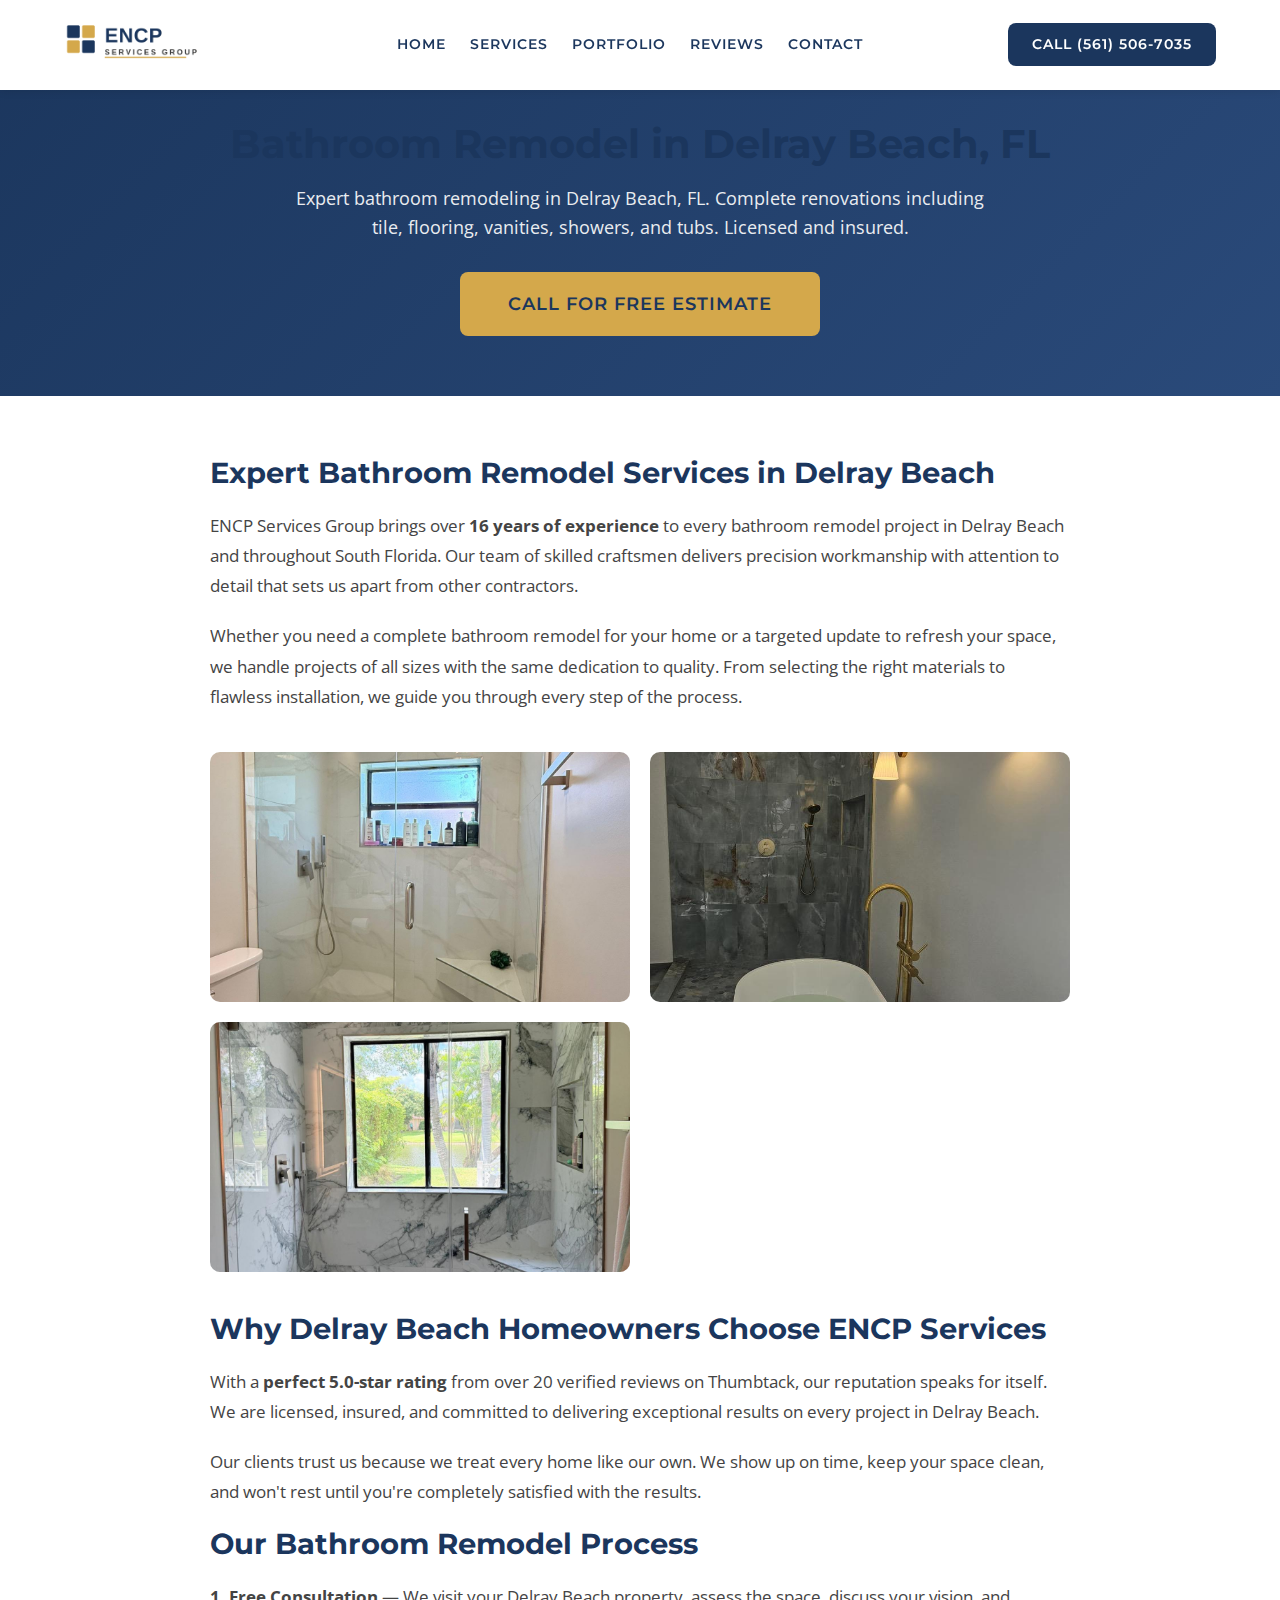
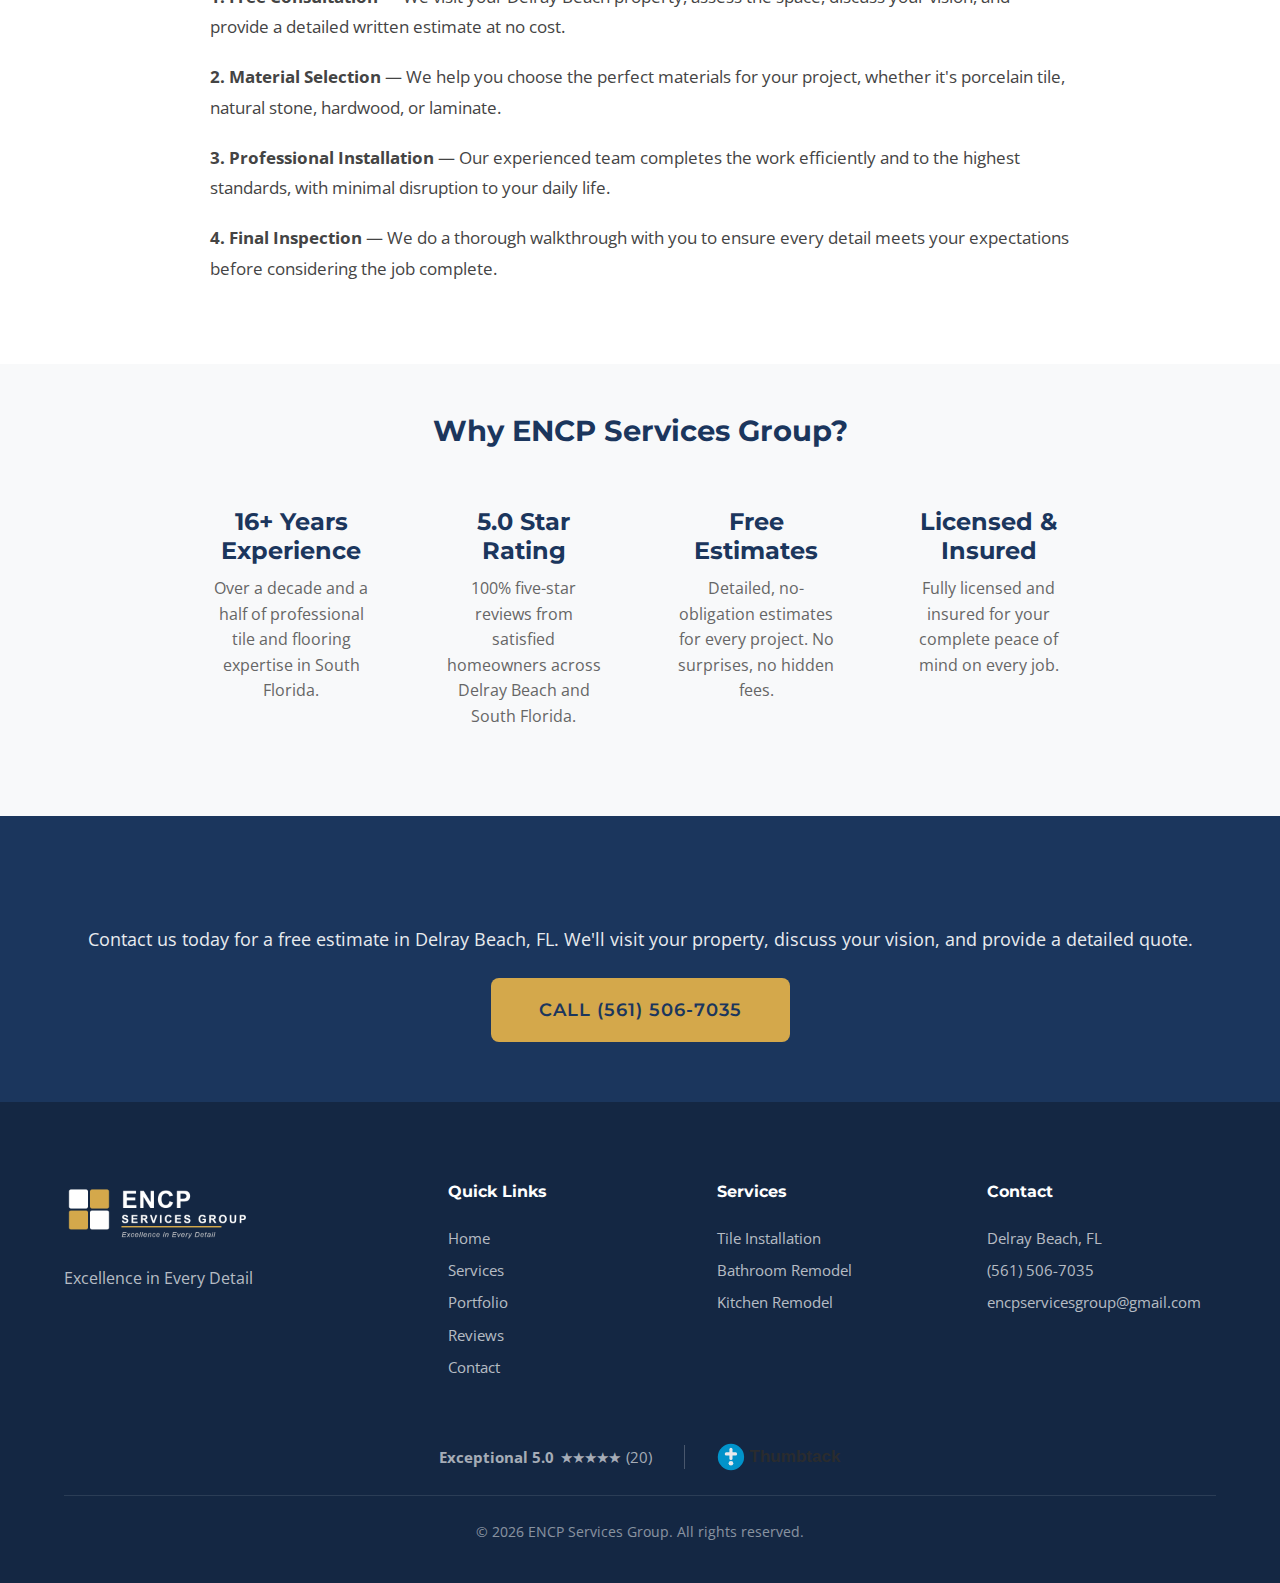
<file: public/bathroom-remodel-delray-beach/index.html>
<!DOCTYPE html>
<html lang="en">
<head>
    <meta charset="UTF-8">
    <meta name="viewport" content="width=device-width, initial-scale=1.0, viewport-fit=cover">
    <meta name="theme-color" content="#1B365D">
    <title>Bathroom Remodel in Delray Beach, FL | ENCP Services Group</title>
    <meta name="description" content="Expert bathroom remodeling in Delray Beach, FL. Complete renovations including tile, flooring, vanities, showers, and tubs. Licensed and insured.">
    <link rel="canonical" href="https://encpservices.com/bathroom-remodel-delray-beach/">
    <meta name="geo.region" content="US-FL">
    <meta name="geo.placename" content="Delray Beach">
    <meta property="og:type" content="website">
    <meta property="og:url" content="https://encpservices.com/bathroom-remodel-delray-beach/">
    <meta property="og:title" content="Bathroom Remodel in Delray Beach, FL | ENCP Services Group">
    <meta property="og:description" content="Expert bathroom remodeling in Delray Beach, FL. Complete renovations including tile, flooring, vanities, showers, and tubs. Licensed and insured.">
    <meta property="og:image" content="https://encpservices.com/assets/fotos/bathroom-01-luxury-final.jpeg">
    <meta property="og:locale" content="en_US">
    <link rel="icon" type="image/png" href="/assets/logo/favicon-32.png">
    <link href="https://fonts.googleapis.com/css2?family=Montserrat:wght@400;600;700&family=Open+Sans:wght@400;600&display=swap" rel="stylesheet">
    <link rel="stylesheet" href="/styles.css">
    <script type="application/ld+json">
    {
        "@context": "https://schema.org",
        "@type": "Service",
        "name": "Bathroom Remodel in Delray Beach, FL",
        "description": "Expert bathroom remodeling in Delray Beach, FL. Complete renovations including tile, flooring, vanities, showers, and tubs. Licensed and insured.",
        "provider": {
            "@type": "HomeAndConstructionBusiness",
            "name": "ENCP Services Group",
            "telephone": "+1-561-506-7035",
            "url": "https://encpservices.com",
            "address": {
                "@type": "PostalAddress",
                "addressLocality": "Delray Beach",
                "addressRegion": "FL",
                "addressCountry": "US"
            },
            "aggregateRating": {
                "@type": "AggregateRating",
                "ratingValue": "5.0",
                "reviewCount": "20"
            }
        },
        "areaServed": {
            "@type": "City",
            "name": "Delray Beach, FL"
        }
    }
    </script>
    <style>
        .service-hero {
            background: linear-gradient(135deg, #1B365D 0%, #2a4a7a 100%);
            color: white;
            padding: 120px 20px 60px;
            text-align: center;
        }
        .service-hero h1 {
            font-family: 'Montserrat', sans-serif;
            font-size: 2.5rem;
            margin-bottom: 15px;
        }
        .service-hero p {
            font-size: 1.15rem;
            opacity: 0.9;
            max-width: 700px;
            margin: 0 auto 30px;
            line-height: 1.6;
        }
        .service-content {
            max-width: 900px;
            margin: 0 auto;
            padding: 60px 20px;
        }
        .service-content h2 {
            font-family: 'Montserrat', sans-serif;
            color: #1B365D;
            font-size: 1.8rem;
            margin-bottom: 20px;
        }
        .service-content p {
            line-height: 1.8;
            color: #444;
            margin-bottom: 20px;
            font-size: 1.05rem;
        }
        .service-gallery {
            display: grid;
            grid-template-columns: repeat(auto-fit, minmax(280px, 1fr));
            gap: 20px;
            margin: 40px 0;
        }
        .service-gallery img {
            width: 100%;
            border-radius: 10px;
            object-fit: cover;
            height: 250px;
        }
        .lp-benefits {
            background: #f8f9fa;
            padding: 50px 20px;
        }
        .lp-benefits h2 {
            text-align: center;
            font-family: 'Montserrat', sans-serif;
            color: #1B365D;
            margin-bottom: 40px;
            font-size: 1.8rem;
        }
        .lp-benefits-grid {
            max-width: 900px;
            margin: 0 auto;
            display: grid;
            grid-template-columns: repeat(auto-fit, minmax(200px, 1fr));
            gap: 30px;
        }
        .lp-benefit { text-align: center; padding: 20px; }
        .lp-benefit h3 {
            font-family: 'Montserrat', sans-serif;
            color: #1B365D;
            margin-bottom: 10px;
        }
        .lp-benefit p { color: #666; line-height: 1.6; }
        .service-cta {
            background: #1B365D;
            color: white;
            text-align: center;
            padding: 60px 20px;
        }
        .service-cta h2 {
            font-family: 'Montserrat', sans-serif;
            margin-bottom: 15px;
            font-size: 1.8rem;
        }
        .service-cta p { margin-bottom: 25px; opacity: 0.9; font-size: 1.1rem; }
        @media (max-width: 768px) {
            .service-hero { padding: 100px 20px 40px; }
            .service-hero h1 { font-size: 1.8rem; }
            .service-hero p { font-size: 1rem; }
        }
    </style>
</head>
<body>
    <!-- HEADER (same as main site) -->
    <header class="header">
        <div class="container header-content">
            <a href="/" class="logo">
                <img src="/assets/logo/encp-logo-horizontal.png" alt="ENCP Services Group" width="900" height="240">
            </a>
            <nav class="nav">
                <a href="/">Home</a>
                <a href="/#services">Services</a>
                <a href="/#portfolio">Portfolio</a>
                <a href="/#reviews">Reviews</a>
                <a href="/#contact">Contact</a>
            </nav>
            <a href="tel:+15615067035" class="btn btn-primary header-cta">Call (561) 506-7035</a>
            <button class="mobile-menu-btn" aria-label="Menu">
                <span></span>
                <span></span>
                <span></span>
            </button>
        </div>
    </header>

    <section class="service-hero">
        <h1>Bathroom Remodel in Delray Beach, FL</h1>
        <p>Expert bathroom remodeling in Delray Beach, FL. Complete renovations including tile, flooring, vanities, showers, and tubs. Licensed and insured.</p>
        <a href="tel:+15615067035" class="btn btn-gold btn-large">Call For Free Estimate</a>
    </section>

    <section class="service-content">
        <h2>Expert Bathroom Remodel Services in Delray Beach</h2>
        <p>ENCP Services Group brings over <strong>16 years of experience</strong> to every bathroom remodel project in Delray Beach and throughout South Florida. Our team of skilled craftsmen delivers precision workmanship with attention to detail that sets us apart from other contractors.</p>
        <p>Whether you need a complete bathroom remodel for your home or a targeted update to refresh your space, we handle projects of all sizes with the same dedication to quality. From selecting the right materials to flawless installation, we guide you through every step of the process.</p>

        <div class="service-gallery">
            <img src="/assets/fotos/bathroom-03-modern-final.jpeg" alt="Bathroom Remodel project in Delray Beach FL by ENCP Services" width="400" height="250" loading="lazy">
            <img src="/assets/fotos/bathroom-02-luxury-angle.jpeg" alt="Professional bathroom remodel Delray Beach Florida" width="400" height="250" loading="lazy">
            <img src="/assets/fotos/shower-03-marble-final.jpeg" alt="Bathroom Remodel work in progress Delray Beach FL" width="400" height="250" loading="lazy">
        </div>

        <h2>Why Delray Beach Homeowners Choose ENCP Services</h2>
        <p>With a <strong>perfect 5.0-star rating</strong> from over 20 verified reviews on Thumbtack, our reputation speaks for itself. We are licensed, insured, and committed to delivering exceptional results on every project in Delray Beach.</p>
        <p>Our clients trust us because we treat every home like our own. We show up on time, keep your space clean, and won't rest until you're completely satisfied with the results.</p>

        <h2>Our Bathroom Remodel Process</h2>
        <p><strong>1. Free Consultation</strong> &mdash; We visit your Delray Beach property, assess the space, discuss your vision, and provide a detailed written estimate at no cost.</p>
        <p><strong>2. Material Selection</strong> &mdash; We help you choose the perfect materials for your project, whether it's porcelain tile, natural stone, hardwood, or laminate.</p>
        <p><strong>3. Professional Installation</strong> &mdash; Our experienced team completes the work efficiently and to the highest standards, with minimal disruption to your daily life.</p>
        <p><strong>4. Final Inspection</strong> &mdash; We do a thorough walkthrough with you to ensure every detail meets your expectations before considering the job complete.</p>
    </section>

    <section class="lp-benefits">
        <h2>Why ENCP Services Group?</h2>
        <div class="lp-benefits-grid">
            <div class="lp-benefit">
                <h3>16+ Years Experience</h3>
                <p>Over a decade and a half of professional tile and flooring expertise in South Florida.</p>
            </div>
            <div class="lp-benefit">
                <h3>5.0 Star Rating</h3>
                <p>100% five-star reviews from satisfied homeowners across Delray Beach and South Florida.</p>
            </div>
            <div class="lp-benefit">
                <h3>Free Estimates</h3>
                <p>Detailed, no-obligation estimates for every project. No surprises, no hidden fees.</p>
            </div>
            <div class="lp-benefit">
                <h3>Licensed & Insured</h3>
                <p>Fully licensed and insured for your complete peace of mind on every job.</p>
            </div>
        </div>
    </section>

    <section class="service-cta">
        <h2>Ready to Start Your Bathroom Remodel Project?</h2>
        <p>Contact us today for a free estimate in Delray Beach, FL. We'll visit your property, discuss your vision, and provide a detailed quote.</p>
        <a href="tel:+15615067035" class="btn btn-gold btn-large">Call (561) 506-7035</a>
    </section>

    <!-- FOOTER (same as main site) -->
    <footer class="footer">
        <div class="container">
            <div class="footer-content">
                <div class="footer-brand">
                    <img src="/assets/logo/encp-logo-white.png" alt="ENCP Services Group" class="footer-logo" width="1200" height="360">
                    <p>Excellence in Every Detail</p>
                </div>
                <div class="footer-links">
                    <h4>Quick Links</h4>
                    <a href="/">Home</a>
                    <a href="/#services">Services</a>
                    <a href="/#portfolio">Portfolio</a>
                    <a href="/#reviews">Reviews</a>
                    <a href="/#contact">Contact</a>
                </div>
                <div class="footer-services">
                    <h4>Services</h4>
                    <a href="/tile-installation-boca-raton/">Tile Installation</a>
                    <a href="/bathroom-remodel-boca-raton/">Bathroom Remodel</a>
                    <a href="/kitchen-remodel-boca-raton/">Kitchen Remodel</a>
                </div>
                <div class="footer-contact">
                    <h4>Contact</h4>
                    <span>Delray Beach, FL</span>
                    <a href="tel:+15615067035">(561) 506-7035</a>
                    <a href="mailto:encpservicesgroup@gmail.com">encpservicesgroup@gmail.com</a>
                </div>
            </div>
            <div class="thumbtack-badge">
                <a href="https://www.thumbtack.com/fl/boca-raton/tile/encp-services-group/service/335989598897750230" target="_blank" rel="noopener" class="thumbtack-link">
                    <div class="thumbtack-rating">
                        <span class="thumbtack-exceptional">Exceptional 5.0</span>
                        <span class="thumbtack-stars">&#9733;&#9733;&#9733;&#9733;&#9733;</span>
                        <span class="thumbtack-reviews">(20)</span>
                    </div>
                    <span class="thumbtack-divider"></span>
                    <img src="/assets/thumbtack-logo.svg" alt="Thumbtack" class="thumbtack-logo" width="120" height="24">
                </a>
            </div>
            <div class="footer-bottom">
                <p>&copy; 2026 ENCP Services Group. All rights reserved.</p>
            </div>
        </div>
    </footer>

    <script>
        document.querySelector('.mobile-menu-btn').addEventListener('click', function() {
            document.querySelector('.nav').classList.toggle('active');
            this.classList.toggle('active');
        });
        window.addEventListener('scroll', function() {
            const header = document.querySelector('.header');
            if (window.scrollY > 50) {
                header.classList.add('scrolled');
            } else {
                header.classList.remove('scrolled');
            }
        });
    </script>
</body>
</html>
</file>
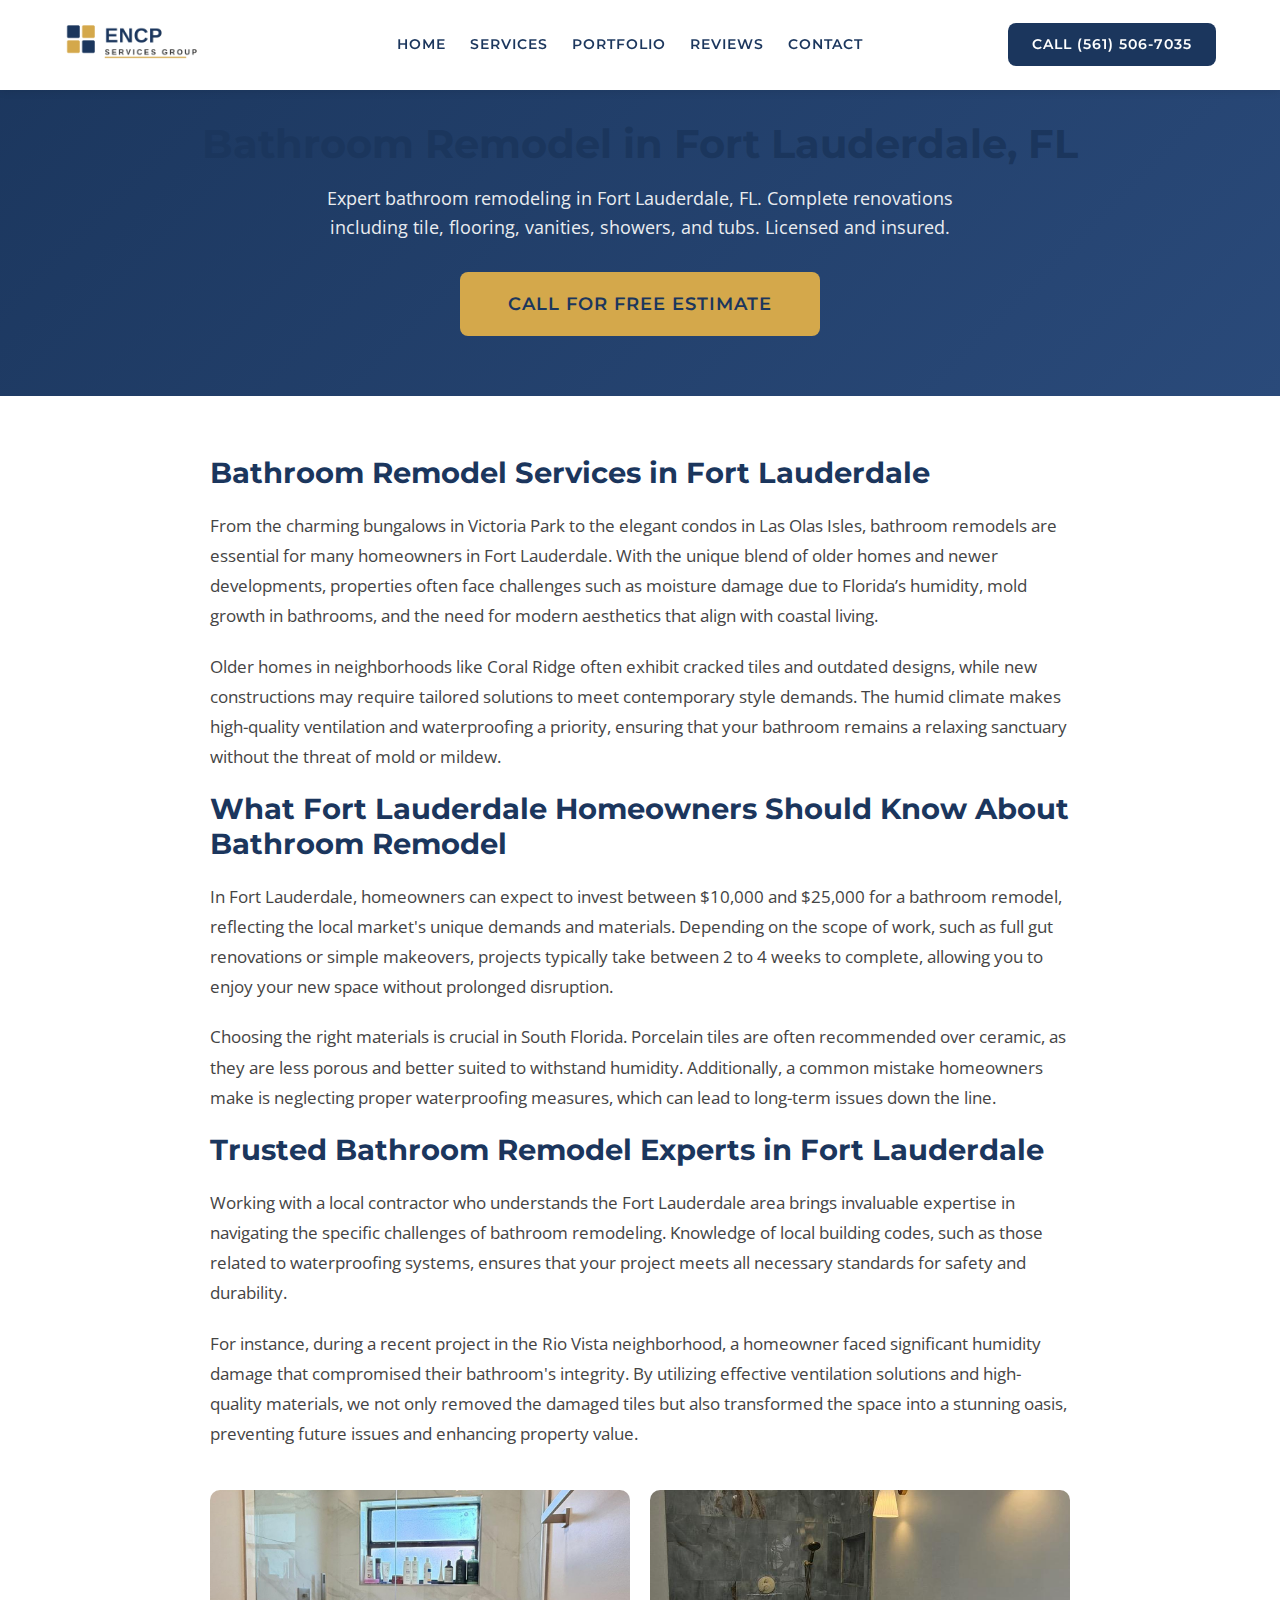
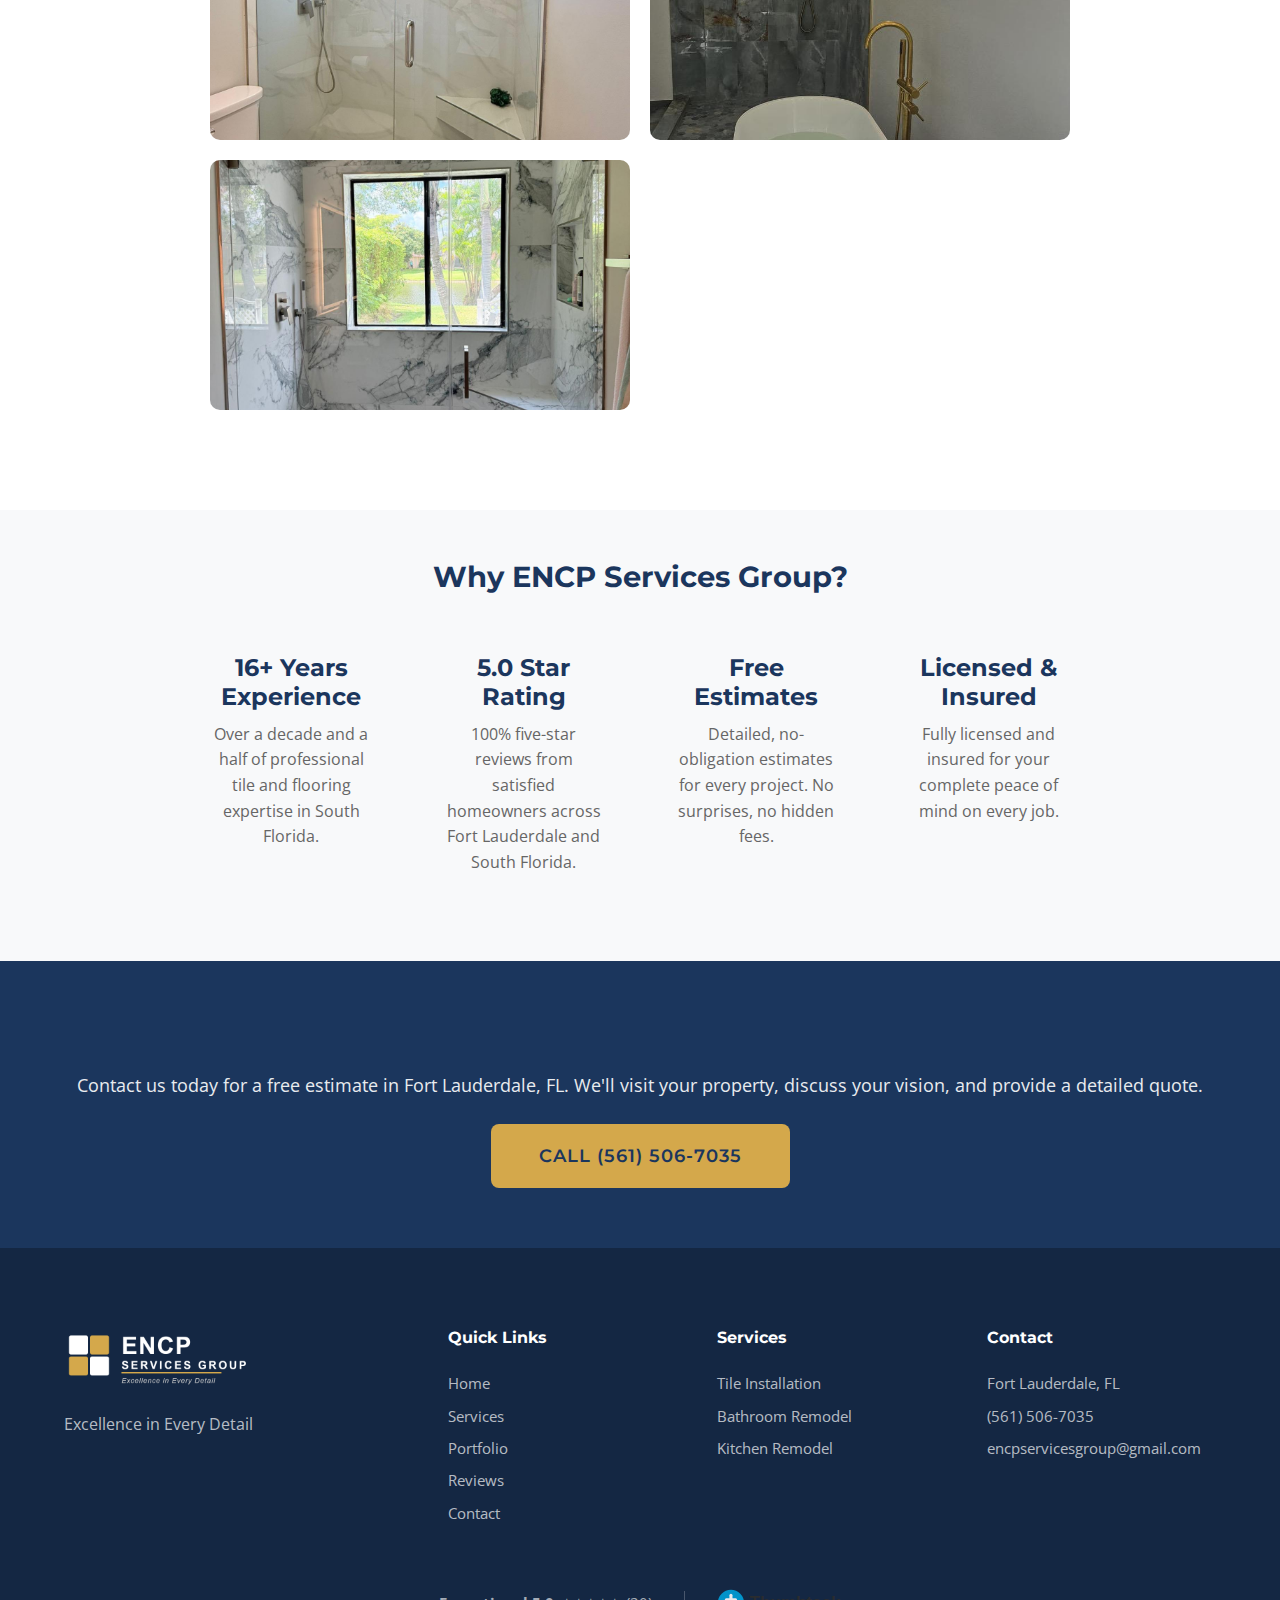
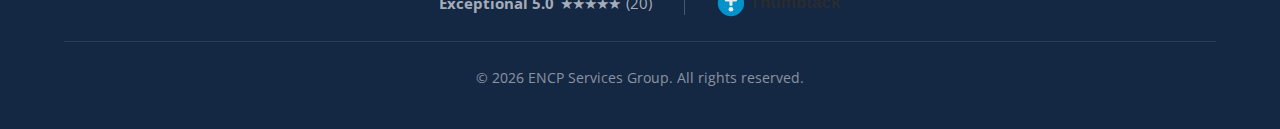
<file: public/bathroom-remodel-fort-lauderdale/index.html>
<!DOCTYPE html>
<html lang="en">
<head>
    <meta charset="UTF-8">
    <meta name="viewport" content="width=device-width, initial-scale=1.0, viewport-fit=cover">
    <meta name="theme-color" content="#1B365D">
    <title>Bathroom Remodel in Fort Lauderdale, FL | ENCP Services Group</title>
    <meta name="description" content="Expert bathroom remodeling in Fort Lauderdale, FL. Complete renovations including tile, flooring, vanities, showers, and tubs. Licensed and insured.">
    <link rel="canonical" href="https://encpservices.com/bathroom-remodel-fort-lauderdale/">
    <meta name="geo.region" content="US-FL">
    <meta name="geo.placename" content="Fort Lauderdale">
    <meta property="og:type" content="website">
    <meta property="og:url" content="https://encpservices.com/bathroom-remodel-fort-lauderdale/">
    <meta property="og:title" content="Bathroom Remodel in Fort Lauderdale, FL | ENCP Services Group">
    <meta property="og:description" content="Expert bathroom remodeling in Fort Lauderdale, FL. Complete renovations including tile, flooring, vanities, showers, and tubs. Licensed and insured.">
    <meta property="og:image" content="https://encpservices.com/assets/fotos/bathroom-01-luxury-final.jpeg">
    <meta property="og:locale" content="en_US">
    <link rel="icon" type="image/png" href="/assets/logo/favicon-32.png">
    <link href="https://fonts.googleapis.com/css2?family=Montserrat:wght@400;600;700&family=Open+Sans:wght@400;600&display=swap" rel="stylesheet">
    <link rel="stylesheet" href="/styles.css">
    <script type="application/ld+json">
    {
        "@context": "https://schema.org",
        "@type": "Service",
        "name": "Bathroom Remodel in Fort Lauderdale, FL",
        "description": "Expert bathroom remodeling in Fort Lauderdale, FL. Complete renovations including tile, flooring, vanities, showers, and tubs. Licensed and insured.",
        "provider": {
            "@type": "HomeAndConstructionBusiness",
            "name": "ENCP Services Group",
            "telephone": "+1-561-506-7035",
            "url": "https://encpservices.com",
            "address": {
                "@type": "PostalAddress",
                "addressLocality": "Fort Lauderdale",
                "addressRegion": "FL",
                "addressCountry": "US"
            },
            "aggregateRating": {
                "@type": "AggregateRating",
                "ratingValue": "5.0",
                "reviewCount": "20"
            }
        },
        "areaServed": {
            "@type": "City",
            "name": "Fort Lauderdale, FL"
        }
    }
    </script>
    <style>
        .service-hero {
            background: linear-gradient(135deg, #1B365D 0%, #2a4a7a 100%);
            color: white;
            padding: 120px 20px 60px;
            text-align: center;
        }
        .service-hero h1 {
            font-family: 'Montserrat', sans-serif;
            font-size: 2.5rem;
            margin-bottom: 15px;
        }
        .service-hero p {
            font-size: 1.15rem;
            opacity: 0.9;
            max-width: 700px;
            margin: 0 auto 30px;
            line-height: 1.6;
        }
        .service-content {
            max-width: 900px;
            margin: 0 auto;
            padding: 60px 20px;
        }
        .service-content h2 {
            font-family: 'Montserrat', sans-serif;
            color: #1B365D;
            font-size: 1.8rem;
            margin-bottom: 20px;
        }
        .service-content p {
            line-height: 1.8;
            color: #444;
            margin-bottom: 20px;
            font-size: 1.05rem;
        }
        .service-gallery {
            display: grid;
            grid-template-columns: repeat(auto-fit, minmax(280px, 1fr));
            gap: 20px;
            margin: 40px 0;
        }
        .service-gallery img {
            width: 100%;
            border-radius: 10px;
            object-fit: cover;
            height: 250px;
        }
        .lp-benefits {
            background: #f8f9fa;
            padding: 50px 20px;
        }
        .lp-benefits h2 {
            text-align: center;
            font-family: 'Montserrat', sans-serif;
            color: #1B365D;
            margin-bottom: 40px;
            font-size: 1.8rem;
        }
        .lp-benefits-grid {
            max-width: 900px;
            margin: 0 auto;
            display: grid;
            grid-template-columns: repeat(auto-fit, minmax(200px, 1fr));
            gap: 30px;
        }
        .lp-benefit { text-align: center; padding: 20px; }
        .lp-benefit h3 {
            font-family: 'Montserrat', sans-serif;
            color: #1B365D;
            margin-bottom: 10px;
        }
        .lp-benefit p { color: #666; line-height: 1.6; }
        .service-cta {
            background: #1B365D;
            color: white;
            text-align: center;
            padding: 60px 20px;
        }
        .service-cta h2 {
            font-family: 'Montserrat', sans-serif;
            margin-bottom: 15px;
            font-size: 1.8rem;
        }
        .service-cta p { margin-bottom: 25px; opacity: 0.9; font-size: 1.1rem; }
        @media (max-width: 768px) {
            .service-hero { padding: 100px 20px 40px; }
            .service-hero h1 { font-size: 1.8rem; }
            .service-hero p { font-size: 1rem; }
        }
    </style>
</head>
<body>
    <!-- HEADER (same as main site) -->
    <header class="header">
        <div class="container header-content">
            <a href="/" class="logo">
                <img src="/assets/logo/encp-logo-horizontal.png" alt="ENCP Services Group" width="900" height="240">
            </a>
            <nav class="nav">
                <a href="/">Home</a>
                <a href="/#services">Services</a>
                <a href="/#portfolio">Portfolio</a>
                <a href="/#reviews">Reviews</a>
                <a href="/#contact">Contact</a>
            </nav>
            <a href="tel:+15615067035" class="btn btn-primary header-cta">Call (561) 506-7035</a>
            <button class="mobile-menu-btn" aria-label="Menu">
                <span></span>
                <span></span>
                <span></span>
            </button>
        </div>
    </header>

    <section class="service-hero">
        <h1>Bathroom Remodel in Fort Lauderdale, FL</h1>
        <p>Expert bathroom remodeling in Fort Lauderdale, FL. Complete renovations including tile, flooring, vanities, showers, and tubs. Licensed and insured.</p>
        <a href="tel:+15615067035" class="btn btn-gold btn-large">Call For Free Estimate</a>
    </section>

    <!-- CONTENT (AI-generated unique per city+service) -->
    <section class="service-content">
        <h2>Bathroom Remodel Services in Fort Lauderdale</h2>
<p>From the charming bungalows in Victoria Park to the elegant condos in Las Olas Isles, bathroom remodels are essential for many homeowners in Fort Lauderdale. With the unique blend of older homes and newer developments, properties often face challenges such as moisture damage due to Florida’s humidity, mold growth in bathrooms, and the need for modern aesthetics that align with coastal living.</p>
<p>Older homes in neighborhoods like Coral Ridge often exhibit cracked tiles and outdated designs, while new constructions may require tailored solutions to meet contemporary style demands. The humid climate makes high-quality ventilation and waterproofing a priority, ensuring that your bathroom remains a relaxing sanctuary without the threat of mold or mildew.</p>

<h2>What Fort Lauderdale Homeowners Should Know About Bathroom Remodel</h2>
<p>In Fort Lauderdale, homeowners can expect to invest between $10,000 and $25,000 for a bathroom remodel, reflecting the local market's unique demands and materials. Depending on the scope of work, such as full gut renovations or simple makeovers, projects typically take between 2 to 4 weeks to complete, allowing you to enjoy your new space without prolonged disruption.</p>
<p>Choosing the right materials is crucial in South Florida. Porcelain tiles are often recommended over ceramic, as they are less porous and better suited to withstand humidity. Additionally, a common mistake homeowners make is neglecting proper waterproofing measures, which can lead to long-term issues down the line.</p>

<h2>Trusted Bathroom Remodel Experts in Fort Lauderdale</h2>
<p>Working with a local contractor who understands the Fort Lauderdale area brings invaluable expertise in navigating the specific challenges of bathroom remodeling. Knowledge of local building codes, such as those related to waterproofing systems, ensures that your project meets all necessary standards for safety and durability.</p>
<p>For instance, during a recent project in the Rio Vista neighborhood, a homeowner faced significant humidity damage that compromised their bathroom's integrity. By utilizing effective ventilation solutions and high-quality materials, we not only removed the damaged tiles but also transformed the space into a stunning oasis, preventing future issues and enhancing property value.</p>

        <div class="service-gallery">
            <img src="/assets/fotos/bathroom-03-modern-final.jpeg" alt="Bathroom Remodel project in Fort Lauderdale FL by ENCP Services" width="400" height="250" loading="lazy">
            <img src="/assets/fotos/bathroom-02-luxury-angle.jpeg" alt="Professional bathroom remodel Fort Lauderdale Florida" width="400" height="250" loading="lazy">
            <img src="/assets/fotos/shower-03-marble-final.jpeg" alt="Bathroom Remodel work in progress Fort Lauderdale FL" width="400" height="250" loading="lazy">
        </div>
    </section>

    <section class="lp-benefits">
        <h2>Why ENCP Services Group?</h2>
        <div class="lp-benefits-grid">
            <div class="lp-benefit">
                <h3>16+ Years Experience</h3>
                <p>Over a decade and a half of professional tile and flooring expertise in South Florida.</p>
            </div>
            <div class="lp-benefit">
                <h3>5.0 Star Rating</h3>
                <p>100% five-star reviews from satisfied homeowners across Fort Lauderdale and South Florida.</p>
            </div>
            <div class="lp-benefit">
                <h3>Free Estimates</h3>
                <p>Detailed, no-obligation estimates for every project. No surprises, no hidden fees.</p>
            </div>
            <div class="lp-benefit">
                <h3>Licensed & Insured</h3>
                <p>Fully licensed and insured for your complete peace of mind on every job.</p>
            </div>
        </div>
    </section>

    <section class="service-cta">
        <h2>Ready to Start Your Bathroom Remodel Project?</h2>
        <p>Contact us today for a free estimate in Fort Lauderdale, FL. We'll visit your property, discuss your vision, and provide a detailed quote.</p>
        <a href="tel:+15615067035" class="btn btn-gold btn-large">Call (561) 506-7035</a>
    </section>

    <!-- FOOTER (same as main site) -->
    <footer class="footer">
        <div class="container">
            <div class="footer-content">
                <div class="footer-brand">
                    <img src="/assets/logo/encp-logo-white.png" alt="ENCP Services Group" class="footer-logo" width="1200" height="360">
                    <p>Excellence in Every Detail</p>
                </div>
                <div class="footer-links">
                    <h4>Quick Links</h4>
                    <a href="/">Home</a>
                    <a href="/#services">Services</a>
                    <a href="/#portfolio">Portfolio</a>
                    <a href="/#reviews">Reviews</a>
                    <a href="/#contact">Contact</a>
                </div>
                <div class="footer-services">
                    <h4>Services</h4>
                    <a href="/tile-installation-boca-raton/">Tile Installation</a>
                    <a href="/bathroom-remodel-boca-raton/">Bathroom Remodel</a>
                    <a href="/kitchen-remodel-boca-raton/">Kitchen Remodel</a>
                </div>
                <div class="footer-contact">
                    <h4>Contact</h4>
                    <span>Fort Lauderdale, FL</span>
                    <a href="tel:+15615067035">(561) 506-7035</a>
                    <a href="mailto:encpservicesgroup@gmail.com">encpservicesgroup@gmail.com</a>
                </div>
            </div>
            <div class="thumbtack-badge">
                <a href="https://www.thumbtack.com/fl/boca-raton/tile/encp-services-group/service/335989598897750230" target="_blank" rel="noopener" class="thumbtack-link">
                    <div class="thumbtack-rating">
                        <span class="thumbtack-exceptional">Exceptional 5.0</span>
                        <span class="thumbtack-stars">&#9733;&#9733;&#9733;&#9733;&#9733;</span>
                        <span class="thumbtack-reviews">(20)</span>
                    </div>
                    <span class="thumbtack-divider"></span>
                    <img src="/assets/thumbtack-logo.svg" alt="Thumbtack" class="thumbtack-logo" width="120" height="24">
                </a>
            </div>
            <div class="footer-bottom">
                <p>&copy; 2026 ENCP Services Group. All rights reserved.</p>
            </div>
        </div>
    </footer>

    <script>
        document.querySelector('.mobile-menu-btn').addEventListener('click', function() {
            document.querySelector('.nav').classList.toggle('active');
            this.classList.toggle('active');
        });
        window.addEventListener('scroll', function() {
            const header = document.querySelector('.header');
            if (window.scrollY > 50) {
                header.classList.add('scrolled');
            } else {
                header.classList.remove('scrolled');
            }
        });
    </script>
</body>
</html>
</file>
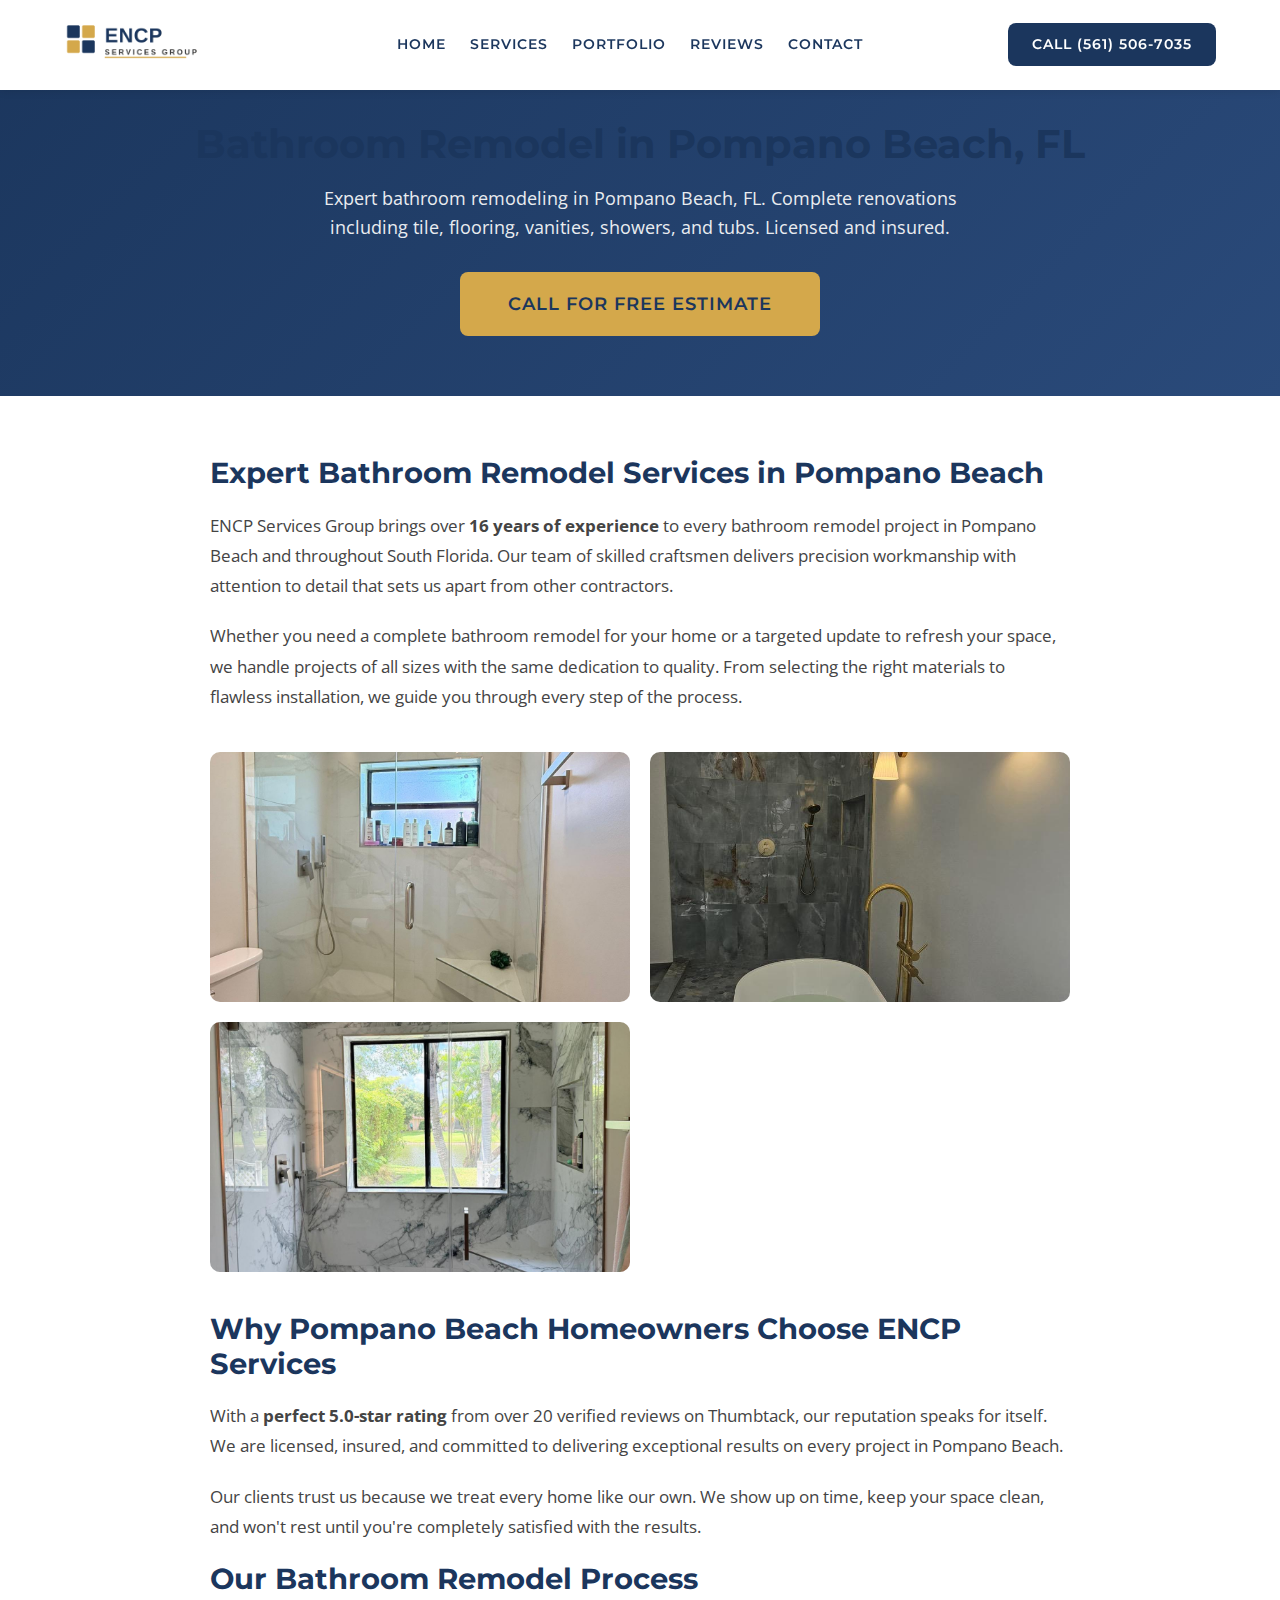
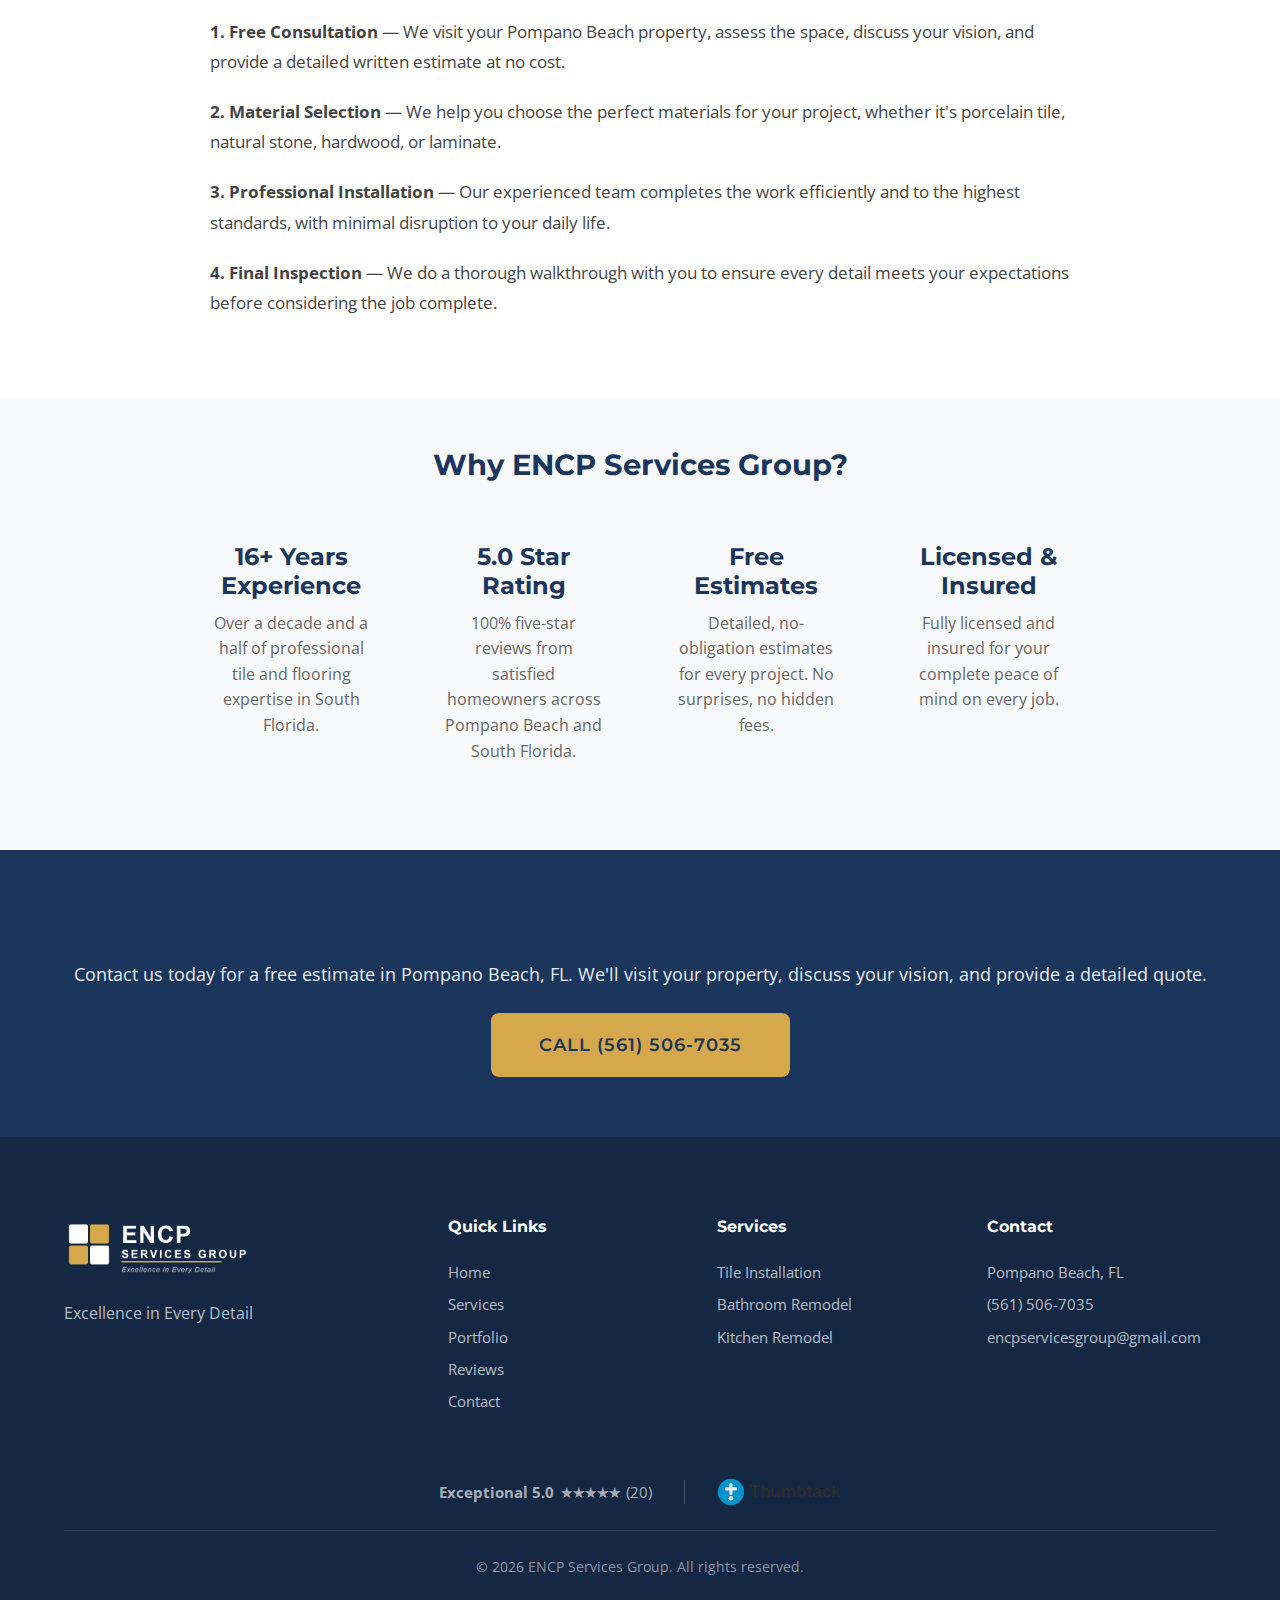
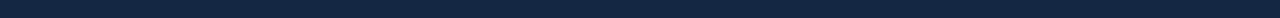
<file: public/bathroom-remodel-pompano-beach/index.html>
<!DOCTYPE html>
<html lang="en">
<head>
    <meta charset="UTF-8">
    <meta name="viewport" content="width=device-width, initial-scale=1.0, viewport-fit=cover">
    <meta name="theme-color" content="#1B365D">
    <title>Bathroom Remodel in Pompano Beach, FL | ENCP Services Group</title>
    <meta name="description" content="Expert bathroom remodeling in Pompano Beach, FL. Complete renovations including tile, flooring, vanities, showers, and tubs. Licensed and insured.">
    <link rel="canonical" href="https://encpservices.com/bathroom-remodel-pompano-beach/">
    <meta name="geo.region" content="US-FL">
    <meta name="geo.placename" content="Pompano Beach">
    <meta property="og:type" content="website">
    <meta property="og:url" content="https://encpservices.com/bathroom-remodel-pompano-beach/">
    <meta property="og:title" content="Bathroom Remodel in Pompano Beach, FL | ENCP Services Group">
    <meta property="og:description" content="Expert bathroom remodeling in Pompano Beach, FL. Complete renovations including tile, flooring, vanities, showers, and tubs. Licensed and insured.">
    <meta property="og:image" content="https://encpservices.com/assets/fotos/bathroom-01-luxury-final.jpeg">
    <meta property="og:locale" content="en_US">
    <link rel="icon" type="image/png" href="/assets/logo/favicon-32.png">
    <link href="https://fonts.googleapis.com/css2?family=Montserrat:wght@400;600;700&family=Open+Sans:wght@400;600&display=swap" rel="stylesheet">
    <link rel="stylesheet" href="/styles.css">
    <script type="application/ld+json">
    {
        "@context": "https://schema.org",
        "@type": "Service",
        "name": "Bathroom Remodel in Pompano Beach, FL",
        "description": "Expert bathroom remodeling in Pompano Beach, FL. Complete renovations including tile, flooring, vanities, showers, and tubs. Licensed and insured.",
        "provider": {
            "@type": "HomeAndConstructionBusiness",
            "name": "ENCP Services Group",
            "telephone": "+1-561-506-7035",
            "url": "https://encpservices.com",
            "address": {
                "@type": "PostalAddress",
                "addressLocality": "Pompano Beach",
                "addressRegion": "FL",
                "addressCountry": "US"
            },
            "aggregateRating": {
                "@type": "AggregateRating",
                "ratingValue": "5.0",
                "reviewCount": "20"
            }
        },
        "areaServed": {
            "@type": "City",
            "name": "Pompano Beach, FL"
        }
    }
    </script>
    <style>
        .service-hero {
            background: linear-gradient(135deg, #1B365D 0%, #2a4a7a 100%);
            color: white;
            padding: 120px 20px 60px;
            text-align: center;
        }
        .service-hero h1 {
            font-family: 'Montserrat', sans-serif;
            font-size: 2.5rem;
            margin-bottom: 15px;
        }
        .service-hero p {
            font-size: 1.15rem;
            opacity: 0.9;
            max-width: 700px;
            margin: 0 auto 30px;
            line-height: 1.6;
        }
        .service-content {
            max-width: 900px;
            margin: 0 auto;
            padding: 60px 20px;
        }
        .service-content h2 {
            font-family: 'Montserrat', sans-serif;
            color: #1B365D;
            font-size: 1.8rem;
            margin-bottom: 20px;
        }
        .service-content p {
            line-height: 1.8;
            color: #444;
            margin-bottom: 20px;
            font-size: 1.05rem;
        }
        .service-gallery {
            display: grid;
            grid-template-columns: repeat(auto-fit, minmax(280px, 1fr));
            gap: 20px;
            margin: 40px 0;
        }
        .service-gallery img {
            width: 100%;
            border-radius: 10px;
            object-fit: cover;
            height: 250px;
        }
        .lp-benefits {
            background: #f8f9fa;
            padding: 50px 20px;
        }
        .lp-benefits h2 {
            text-align: center;
            font-family: 'Montserrat', sans-serif;
            color: #1B365D;
            margin-bottom: 40px;
            font-size: 1.8rem;
        }
        .lp-benefits-grid {
            max-width: 900px;
            margin: 0 auto;
            display: grid;
            grid-template-columns: repeat(auto-fit, minmax(200px, 1fr));
            gap: 30px;
        }
        .lp-benefit { text-align: center; padding: 20px; }
        .lp-benefit h3 {
            font-family: 'Montserrat', sans-serif;
            color: #1B365D;
            margin-bottom: 10px;
        }
        .lp-benefit p { color: #666; line-height: 1.6; }
        .service-cta {
            background: #1B365D;
            color: white;
            text-align: center;
            padding: 60px 20px;
        }
        .service-cta h2 {
            font-family: 'Montserrat', sans-serif;
            margin-bottom: 15px;
            font-size: 1.8rem;
        }
        .service-cta p { margin-bottom: 25px; opacity: 0.9; font-size: 1.1rem; }
        @media (max-width: 768px) {
            .service-hero { padding: 100px 20px 40px; }
            .service-hero h1 { font-size: 1.8rem; }
            .service-hero p { font-size: 1rem; }
        }
    </style>
</head>
<body>
    <!-- HEADER (same as main site) -->
    <header class="header">
        <div class="container header-content">
            <a href="/" class="logo">
                <img src="/assets/logo/encp-logo-horizontal.png" alt="ENCP Services Group" width="900" height="240">
            </a>
            <nav class="nav">
                <a href="/">Home</a>
                <a href="/#services">Services</a>
                <a href="/#portfolio">Portfolio</a>
                <a href="/#reviews">Reviews</a>
                <a href="/#contact">Contact</a>
            </nav>
            <a href="tel:+15615067035" class="btn btn-primary header-cta">Call (561) 506-7035</a>
            <button class="mobile-menu-btn" aria-label="Menu">
                <span></span>
                <span></span>
                <span></span>
            </button>
        </div>
    </header>

    <section class="service-hero">
        <h1>Bathroom Remodel in Pompano Beach, FL</h1>
        <p>Expert bathroom remodeling in Pompano Beach, FL. Complete renovations including tile, flooring, vanities, showers, and tubs. Licensed and insured.</p>
        <a href="tel:+15615067035" class="btn btn-gold btn-large">Call For Free Estimate</a>
    </section>

    <section class="service-content">
        <h2>Expert Bathroom Remodel Services in Pompano Beach</h2>
        <p>ENCP Services Group brings over <strong>16 years of experience</strong> to every bathroom remodel project in Pompano Beach and throughout South Florida. Our team of skilled craftsmen delivers precision workmanship with attention to detail that sets us apart from other contractors.</p>
        <p>Whether you need a complete bathroom remodel for your home or a targeted update to refresh your space, we handle projects of all sizes with the same dedication to quality. From selecting the right materials to flawless installation, we guide you through every step of the process.</p>

        <div class="service-gallery">
            <img src="/assets/fotos/bathroom-03-modern-final.jpeg" alt="Bathroom Remodel project in Pompano Beach FL by ENCP Services" width="400" height="250" loading="lazy">
            <img src="/assets/fotos/bathroom-02-luxury-angle.jpeg" alt="Professional bathroom remodel Pompano Beach Florida" width="400" height="250" loading="lazy">
            <img src="/assets/fotos/shower-03-marble-final.jpeg" alt="Bathroom Remodel work in progress Pompano Beach FL" width="400" height="250" loading="lazy">
        </div>

        <h2>Why Pompano Beach Homeowners Choose ENCP Services</h2>
        <p>With a <strong>perfect 5.0-star rating</strong> from over 20 verified reviews on Thumbtack, our reputation speaks for itself. We are licensed, insured, and committed to delivering exceptional results on every project in Pompano Beach.</p>
        <p>Our clients trust us because we treat every home like our own. We show up on time, keep your space clean, and won't rest until you're completely satisfied with the results.</p>

        <h2>Our Bathroom Remodel Process</h2>
        <p><strong>1. Free Consultation</strong> &mdash; We visit your Pompano Beach property, assess the space, discuss your vision, and provide a detailed written estimate at no cost.</p>
        <p><strong>2. Material Selection</strong> &mdash; We help you choose the perfect materials for your project, whether it's porcelain tile, natural stone, hardwood, or laminate.</p>
        <p><strong>3. Professional Installation</strong> &mdash; Our experienced team completes the work efficiently and to the highest standards, with minimal disruption to your daily life.</p>
        <p><strong>4. Final Inspection</strong> &mdash; We do a thorough walkthrough with you to ensure every detail meets your expectations before considering the job complete.</p>
    </section>

    <section class="lp-benefits">
        <h2>Why ENCP Services Group?</h2>
        <div class="lp-benefits-grid">
            <div class="lp-benefit">
                <h3>16+ Years Experience</h3>
                <p>Over a decade and a half of professional tile and flooring expertise in South Florida.</p>
            </div>
            <div class="lp-benefit">
                <h3>5.0 Star Rating</h3>
                <p>100% five-star reviews from satisfied homeowners across Pompano Beach and South Florida.</p>
            </div>
            <div class="lp-benefit">
                <h3>Free Estimates</h3>
                <p>Detailed, no-obligation estimates for every project. No surprises, no hidden fees.</p>
            </div>
            <div class="lp-benefit">
                <h3>Licensed & Insured</h3>
                <p>Fully licensed and insured for your complete peace of mind on every job.</p>
            </div>
        </div>
    </section>

    <section class="service-cta">
        <h2>Ready to Start Your Bathroom Remodel Project?</h2>
        <p>Contact us today for a free estimate in Pompano Beach, FL. We'll visit your property, discuss your vision, and provide a detailed quote.</p>
        <a href="tel:+15615067035" class="btn btn-gold btn-large">Call (561) 506-7035</a>
    </section>

    <!-- FOOTER (same as main site) -->
    <footer class="footer">
        <div class="container">
            <div class="footer-content">
                <div class="footer-brand">
                    <img src="/assets/logo/encp-logo-white.png" alt="ENCP Services Group" class="footer-logo" width="1200" height="360">
                    <p>Excellence in Every Detail</p>
                </div>
                <div class="footer-links">
                    <h4>Quick Links</h4>
                    <a href="/">Home</a>
                    <a href="/#services">Services</a>
                    <a href="/#portfolio">Portfolio</a>
                    <a href="/#reviews">Reviews</a>
                    <a href="/#contact">Contact</a>
                </div>
                <div class="footer-services">
                    <h4>Services</h4>
                    <a href="/tile-installation-boca-raton/">Tile Installation</a>
                    <a href="/bathroom-remodel-boca-raton/">Bathroom Remodel</a>
                    <a href="/kitchen-remodel-boca-raton/">Kitchen Remodel</a>
                </div>
                <div class="footer-contact">
                    <h4>Contact</h4>
                    <span>Pompano Beach, FL</span>
                    <a href="tel:+15615067035">(561) 506-7035</a>
                    <a href="mailto:encpservicesgroup@gmail.com">encpservicesgroup@gmail.com</a>
                </div>
            </div>
            <div class="thumbtack-badge">
                <a href="https://www.thumbtack.com/fl/boca-raton/tile/encp-services-group/service/335989598897750230" target="_blank" rel="noopener" class="thumbtack-link">
                    <div class="thumbtack-rating">
                        <span class="thumbtack-exceptional">Exceptional 5.0</span>
                        <span class="thumbtack-stars">&#9733;&#9733;&#9733;&#9733;&#9733;</span>
                        <span class="thumbtack-reviews">(20)</span>
                    </div>
                    <span class="thumbtack-divider"></span>
                    <img src="/assets/thumbtack-logo.svg" alt="Thumbtack" class="thumbtack-logo" width="120" height="24">
                </a>
            </div>
            <div class="footer-bottom">
                <p>&copy; 2026 ENCP Services Group. All rights reserved.</p>
            </div>
        </div>
    </footer>

    <script>
        document.querySelector('.mobile-menu-btn').addEventListener('click', function() {
            document.querySelector('.nav').classList.toggle('active');
            this.classList.toggle('active');
        });
        window.addEventListener('scroll', function() {
            const header = document.querySelector('.header');
            if (window.scrollY > 50) {
                header.classList.add('scrolled');
            } else {
                header.classList.remove('scrolled');
            }
        });
    </script>
</body>
</html>
</file>
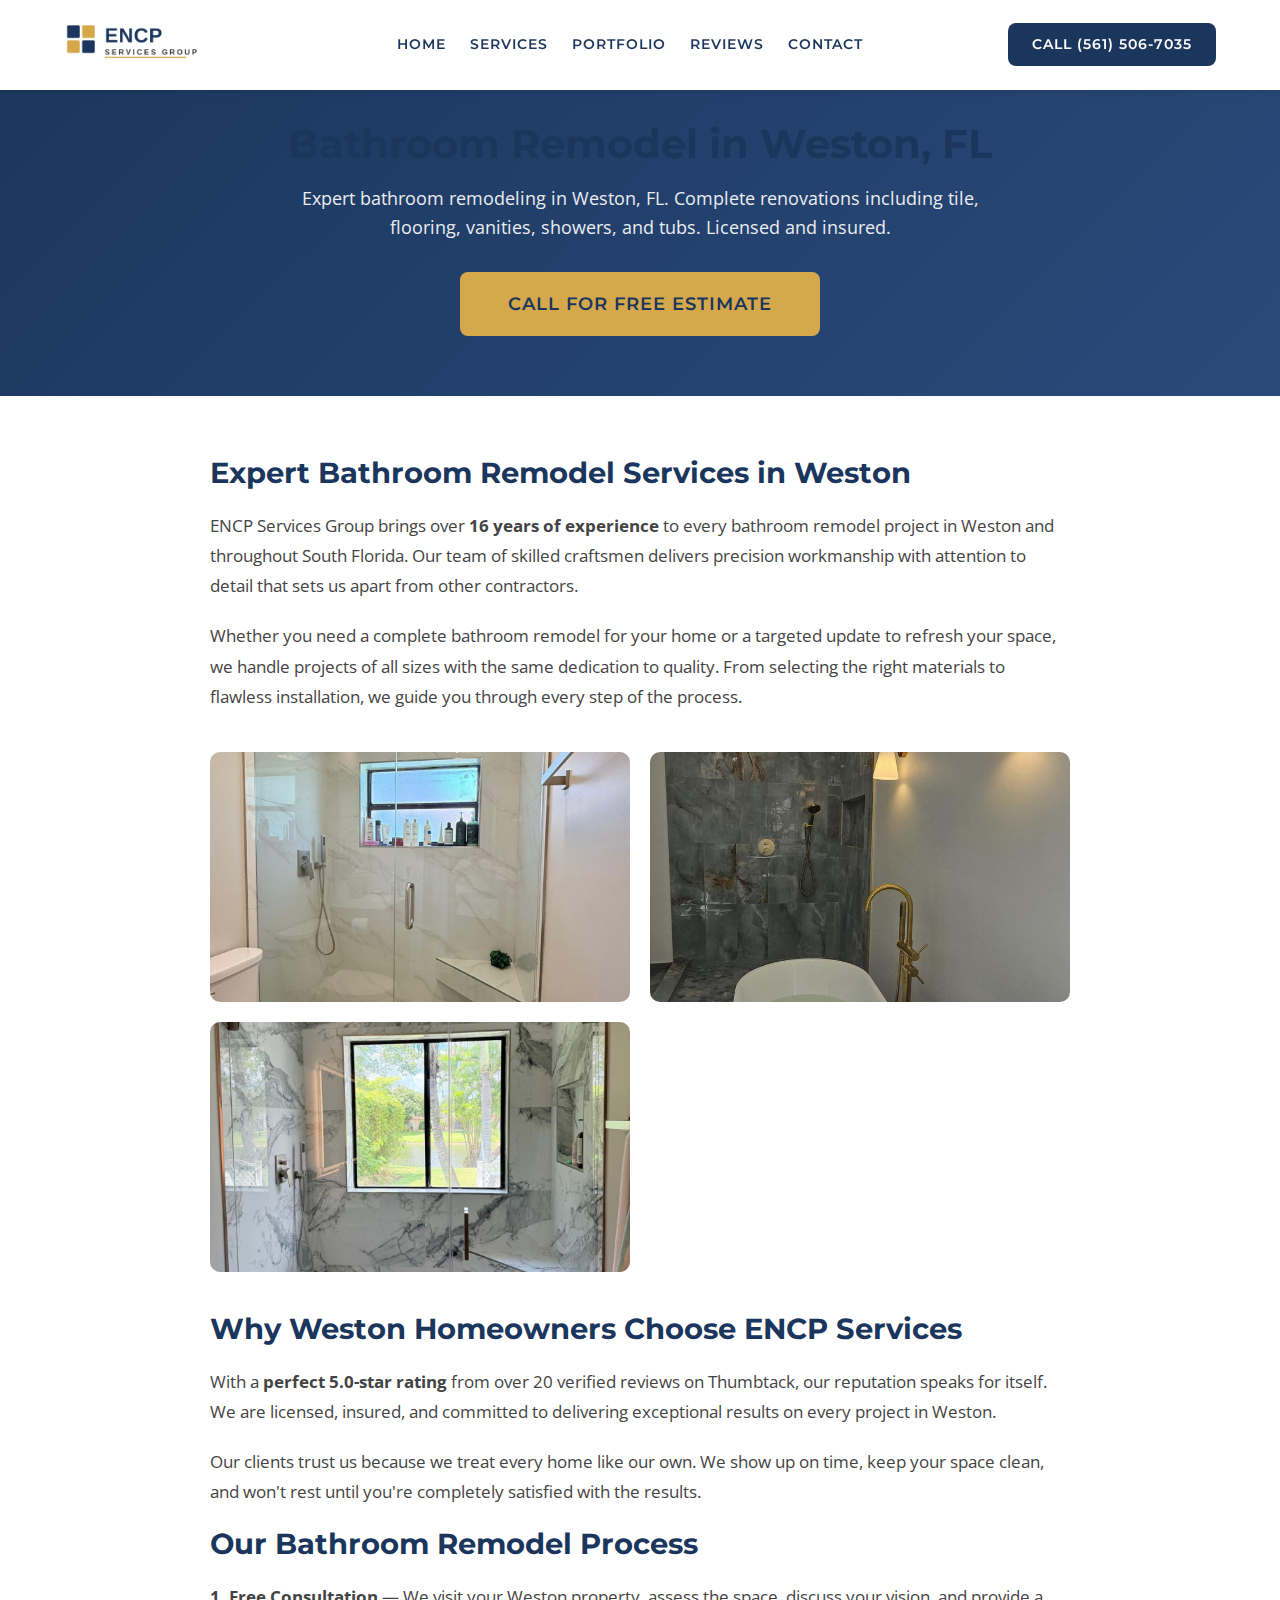
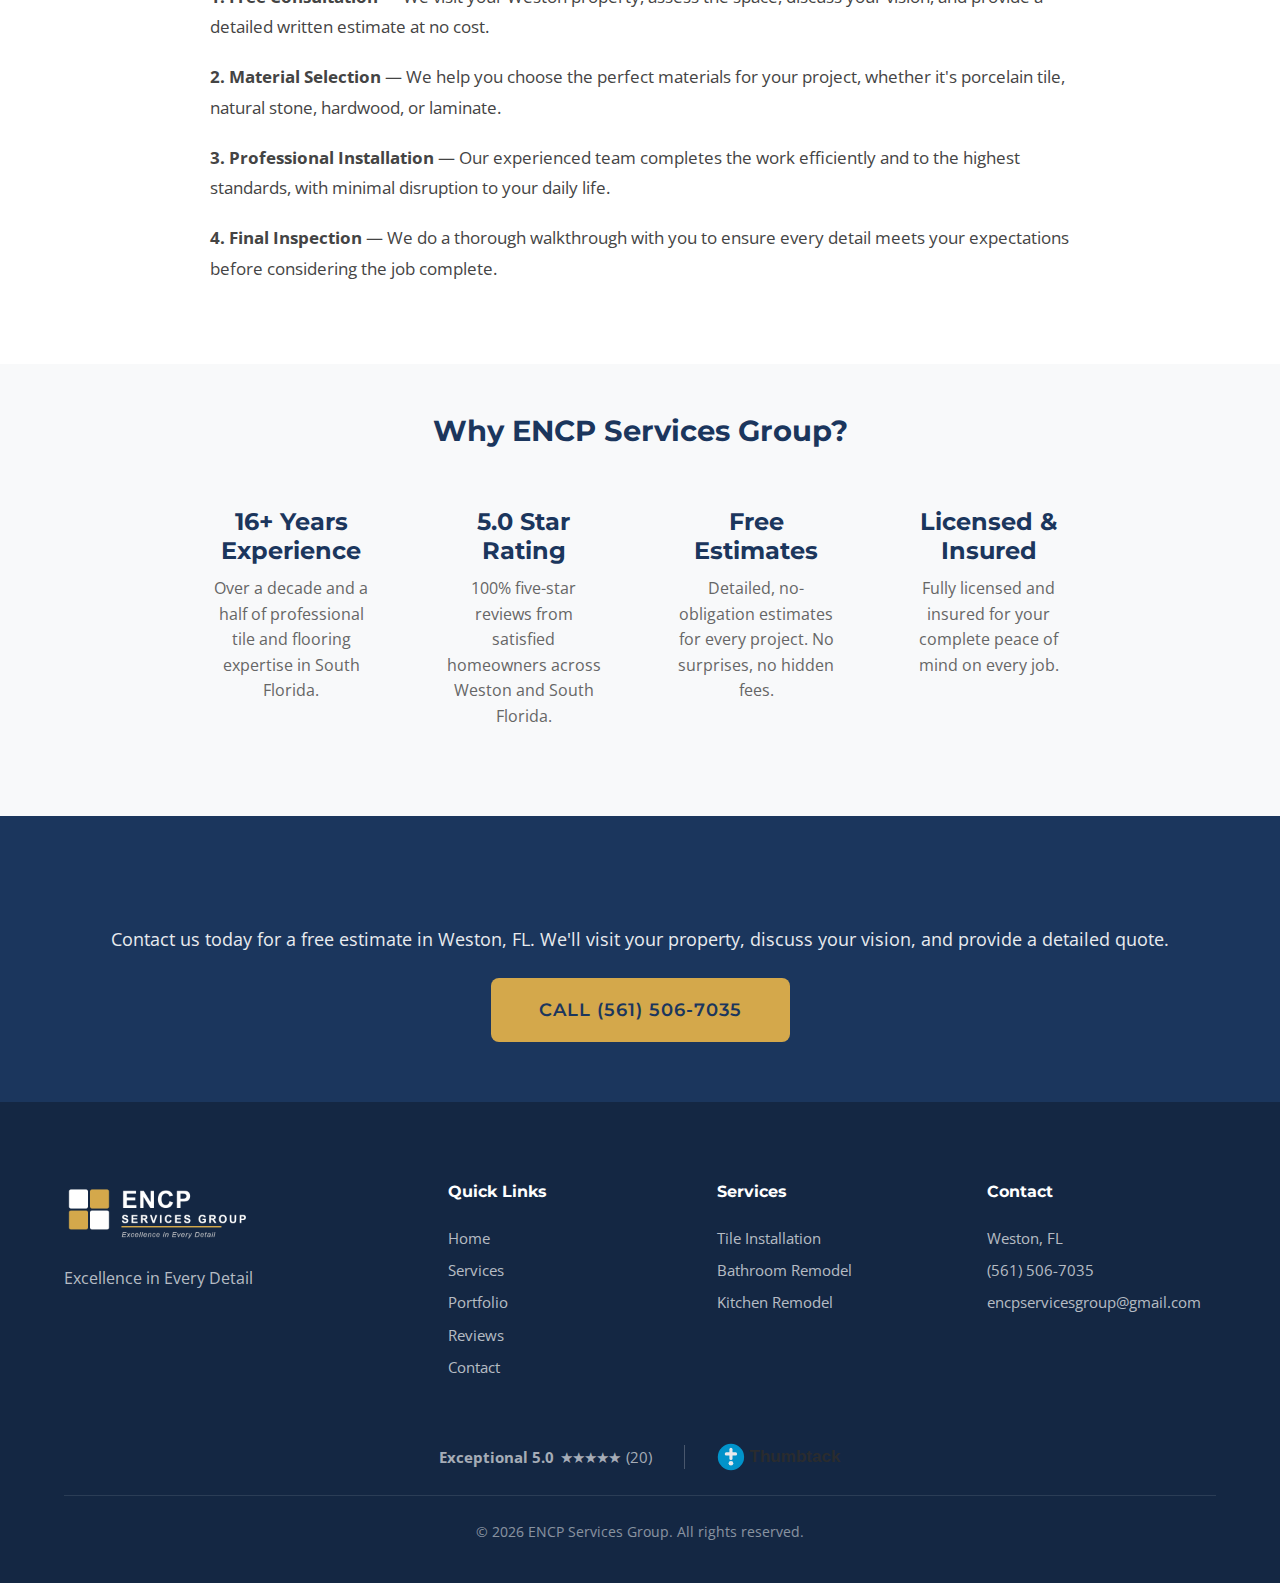
<file: public/bathroom-remodel-weston/index.html>
<!DOCTYPE html>
<html lang="en">
<head>
    <meta charset="UTF-8">
    <meta name="viewport" content="width=device-width, initial-scale=1.0, viewport-fit=cover">
    <meta name="theme-color" content="#1B365D">
    <title>Bathroom Remodel in Weston, FL | ENCP Services Group</title>
    <meta name="description" content="Expert bathroom remodeling in Weston, FL. Complete renovations including tile, flooring, vanities, showers, and tubs. Licensed and insured.">
    <link rel="canonical" href="https://encpservices.com/bathroom-remodel-weston/">
    <meta name="geo.region" content="US-FL">
    <meta name="geo.placename" content="Weston">
    <meta property="og:type" content="website">
    <meta property="og:url" content="https://encpservices.com/bathroom-remodel-weston/">
    <meta property="og:title" content="Bathroom Remodel in Weston, FL | ENCP Services Group">
    <meta property="og:description" content="Expert bathroom remodeling in Weston, FL. Complete renovations including tile, flooring, vanities, showers, and tubs. Licensed and insured.">
    <meta property="og:image" content="https://encpservices.com/assets/fotos/bathroom-01-luxury-final.jpeg">
    <meta property="og:locale" content="en_US">
    <link rel="icon" type="image/png" href="/assets/logo/favicon-32.png">
    <link href="https://fonts.googleapis.com/css2?family=Montserrat:wght@400;600;700&family=Open+Sans:wght@400;600&display=swap" rel="stylesheet">
    <link rel="stylesheet" href="/styles.css">
    <script type="application/ld+json">
    {
        "@context": "https://schema.org",
        "@type": "Service",
        "name": "Bathroom Remodel in Weston, FL",
        "description": "Expert bathroom remodeling in Weston, FL. Complete renovations including tile, flooring, vanities, showers, and tubs. Licensed and insured.",
        "provider": {
            "@type": "HomeAndConstructionBusiness",
            "name": "ENCP Services Group",
            "telephone": "+1-561-506-7035",
            "url": "https://encpservices.com",
            "address": {
                "@type": "PostalAddress",
                "addressLocality": "Weston",
                "addressRegion": "FL",
                "addressCountry": "US"
            },
            "aggregateRating": {
                "@type": "AggregateRating",
                "ratingValue": "5.0",
                "reviewCount": "20"
            }
        },
        "areaServed": {
            "@type": "City",
            "name": "Weston, FL"
        }
    }
    </script>
    <style>
        .service-hero {
            background: linear-gradient(135deg, #1B365D 0%, #2a4a7a 100%);
            color: white;
            padding: 120px 20px 60px;
            text-align: center;
        }
        .service-hero h1 {
            font-family: 'Montserrat', sans-serif;
            font-size: 2.5rem;
            margin-bottom: 15px;
        }
        .service-hero p {
            font-size: 1.15rem;
            opacity: 0.9;
            max-width: 700px;
            margin: 0 auto 30px;
            line-height: 1.6;
        }
        .service-content {
            max-width: 900px;
            margin: 0 auto;
            padding: 60px 20px;
        }
        .service-content h2 {
            font-family: 'Montserrat', sans-serif;
            color: #1B365D;
            font-size: 1.8rem;
            margin-bottom: 20px;
        }
        .service-content p {
            line-height: 1.8;
            color: #444;
            margin-bottom: 20px;
            font-size: 1.05rem;
        }
        .service-gallery {
            display: grid;
            grid-template-columns: repeat(auto-fit, minmax(280px, 1fr));
            gap: 20px;
            margin: 40px 0;
        }
        .service-gallery img {
            width: 100%;
            border-radius: 10px;
            object-fit: cover;
            height: 250px;
        }
        .lp-benefits {
            background: #f8f9fa;
            padding: 50px 20px;
        }
        .lp-benefits h2 {
            text-align: center;
            font-family: 'Montserrat', sans-serif;
            color: #1B365D;
            margin-bottom: 40px;
            font-size: 1.8rem;
        }
        .lp-benefits-grid {
            max-width: 900px;
            margin: 0 auto;
            display: grid;
            grid-template-columns: repeat(auto-fit, minmax(200px, 1fr));
            gap: 30px;
        }
        .lp-benefit { text-align: center; padding: 20px; }
        .lp-benefit h3 {
            font-family: 'Montserrat', sans-serif;
            color: #1B365D;
            margin-bottom: 10px;
        }
        .lp-benefit p { color: #666; line-height: 1.6; }
        .service-cta {
            background: #1B365D;
            color: white;
            text-align: center;
            padding: 60px 20px;
        }
        .service-cta h2 {
            font-family: 'Montserrat', sans-serif;
            margin-bottom: 15px;
            font-size: 1.8rem;
        }
        .service-cta p { margin-bottom: 25px; opacity: 0.9; font-size: 1.1rem; }
        @media (max-width: 768px) {
            .service-hero { padding: 100px 20px 40px; }
            .service-hero h1 { font-size: 1.8rem; }
            .service-hero p { font-size: 1rem; }
        }
    </style>
</head>
<body>
    <!-- HEADER (same as main site) -->
    <header class="header">
        <div class="container header-content">
            <a href="/" class="logo">
                <img src="/assets/logo/encp-logo-horizontal.png" alt="ENCP Services Group" width="900" height="240">
            </a>
            <nav class="nav">
                <a href="/">Home</a>
                <a href="/#services">Services</a>
                <a href="/#portfolio">Portfolio</a>
                <a href="/#reviews">Reviews</a>
                <a href="/#contact">Contact</a>
            </nav>
            <a href="tel:+15615067035" class="btn btn-primary header-cta">Call (561) 506-7035</a>
            <button class="mobile-menu-btn" aria-label="Menu">
                <span></span>
                <span></span>
                <span></span>
            </button>
        </div>
    </header>

    <section class="service-hero">
        <h1>Bathroom Remodel in Weston, FL</h1>
        <p>Expert bathroom remodeling in Weston, FL. Complete renovations including tile, flooring, vanities, showers, and tubs. Licensed and insured.</p>
        <a href="tel:+15615067035" class="btn btn-gold btn-large">Call For Free Estimate</a>
    </section>

    <section class="service-content">
        <h2>Expert Bathroom Remodel Services in Weston</h2>
        <p>ENCP Services Group brings over <strong>16 years of experience</strong> to every bathroom remodel project in Weston and throughout South Florida. Our team of skilled craftsmen delivers precision workmanship with attention to detail that sets us apart from other contractors.</p>
        <p>Whether you need a complete bathroom remodel for your home or a targeted update to refresh your space, we handle projects of all sizes with the same dedication to quality. From selecting the right materials to flawless installation, we guide you through every step of the process.</p>

        <div class="service-gallery">
            <img src="/assets/fotos/bathroom-03-modern-final.jpeg" alt="Bathroom Remodel project in Weston FL by ENCP Services" width="400" height="250" loading="lazy">
            <img src="/assets/fotos/bathroom-02-luxury-angle.jpeg" alt="Professional bathroom remodel Weston Florida" width="400" height="250" loading="lazy">
            <img src="/assets/fotos/shower-03-marble-final.jpeg" alt="Bathroom Remodel work in progress Weston FL" width="400" height="250" loading="lazy">
        </div>

        <h2>Why Weston Homeowners Choose ENCP Services</h2>
        <p>With a <strong>perfect 5.0-star rating</strong> from over 20 verified reviews on Thumbtack, our reputation speaks for itself. We are licensed, insured, and committed to delivering exceptional results on every project in Weston.</p>
        <p>Our clients trust us because we treat every home like our own. We show up on time, keep your space clean, and won't rest until you're completely satisfied with the results.</p>

        <h2>Our Bathroom Remodel Process</h2>
        <p><strong>1. Free Consultation</strong> &mdash; We visit your Weston property, assess the space, discuss your vision, and provide a detailed written estimate at no cost.</p>
        <p><strong>2. Material Selection</strong> &mdash; We help you choose the perfect materials for your project, whether it's porcelain tile, natural stone, hardwood, or laminate.</p>
        <p><strong>3. Professional Installation</strong> &mdash; Our experienced team completes the work efficiently and to the highest standards, with minimal disruption to your daily life.</p>
        <p><strong>4. Final Inspection</strong> &mdash; We do a thorough walkthrough with you to ensure every detail meets your expectations before considering the job complete.</p>
    </section>

    <section class="lp-benefits">
        <h2>Why ENCP Services Group?</h2>
        <div class="lp-benefits-grid">
            <div class="lp-benefit">
                <h3>16+ Years Experience</h3>
                <p>Over a decade and a half of professional tile and flooring expertise in South Florida.</p>
            </div>
            <div class="lp-benefit">
                <h3>5.0 Star Rating</h3>
                <p>100% five-star reviews from satisfied homeowners across Weston and South Florida.</p>
            </div>
            <div class="lp-benefit">
                <h3>Free Estimates</h3>
                <p>Detailed, no-obligation estimates for every project. No surprises, no hidden fees.</p>
            </div>
            <div class="lp-benefit">
                <h3>Licensed & Insured</h3>
                <p>Fully licensed and insured for your complete peace of mind on every job.</p>
            </div>
        </div>
    </section>

    <section class="service-cta">
        <h2>Ready to Start Your Bathroom Remodel Project?</h2>
        <p>Contact us today for a free estimate in Weston, FL. We'll visit your property, discuss your vision, and provide a detailed quote.</p>
        <a href="tel:+15615067035" class="btn btn-gold btn-large">Call (561) 506-7035</a>
    </section>

    <!-- FOOTER (same as main site) -->
    <footer class="footer">
        <div class="container">
            <div class="footer-content">
                <div class="footer-brand">
                    <img src="/assets/logo/encp-logo-white.png" alt="ENCP Services Group" class="footer-logo" width="1200" height="360">
                    <p>Excellence in Every Detail</p>
                </div>
                <div class="footer-links">
                    <h4>Quick Links</h4>
                    <a href="/">Home</a>
                    <a href="/#services">Services</a>
                    <a href="/#portfolio">Portfolio</a>
                    <a href="/#reviews">Reviews</a>
                    <a href="/#contact">Contact</a>
                </div>
                <div class="footer-services">
                    <h4>Services</h4>
                    <a href="/tile-installation-boca-raton/">Tile Installation</a>
                    <a href="/bathroom-remodel-boca-raton/">Bathroom Remodel</a>
                    <a href="/kitchen-remodel-boca-raton/">Kitchen Remodel</a>
                </div>
                <div class="footer-contact">
                    <h4>Contact</h4>
                    <span>Weston, FL</span>
                    <a href="tel:+15615067035">(561) 506-7035</a>
                    <a href="mailto:encpservicesgroup@gmail.com">encpservicesgroup@gmail.com</a>
                </div>
            </div>
            <div class="thumbtack-badge">
                <a href="https://www.thumbtack.com/fl/boca-raton/tile/encp-services-group/service/335989598897750230" target="_blank" rel="noopener" class="thumbtack-link">
                    <div class="thumbtack-rating">
                        <span class="thumbtack-exceptional">Exceptional 5.0</span>
                        <span class="thumbtack-stars">&#9733;&#9733;&#9733;&#9733;&#9733;</span>
                        <span class="thumbtack-reviews">(20)</span>
                    </div>
                    <span class="thumbtack-divider"></span>
                    <img src="/assets/thumbtack-logo.svg" alt="Thumbtack" class="thumbtack-logo" width="120" height="24">
                </a>
            </div>
            <div class="footer-bottom">
                <p>&copy; 2026 ENCP Services Group. All rights reserved.</p>
            </div>
        </div>
    </footer>

    <script>
        document.querySelector('.mobile-menu-btn').addEventListener('click', function() {
            document.querySelector('.nav').classList.toggle('active');
            this.classList.toggle('active');
        });
        window.addEventListener('scroll', function() {
            const header = document.querySelector('.header');
            if (window.scrollY > 50) {
                header.classList.add('scrolled');
            } else {
                header.classList.remove('scrolled');
            }
        });
    </script>
</body>
</html>
</file>
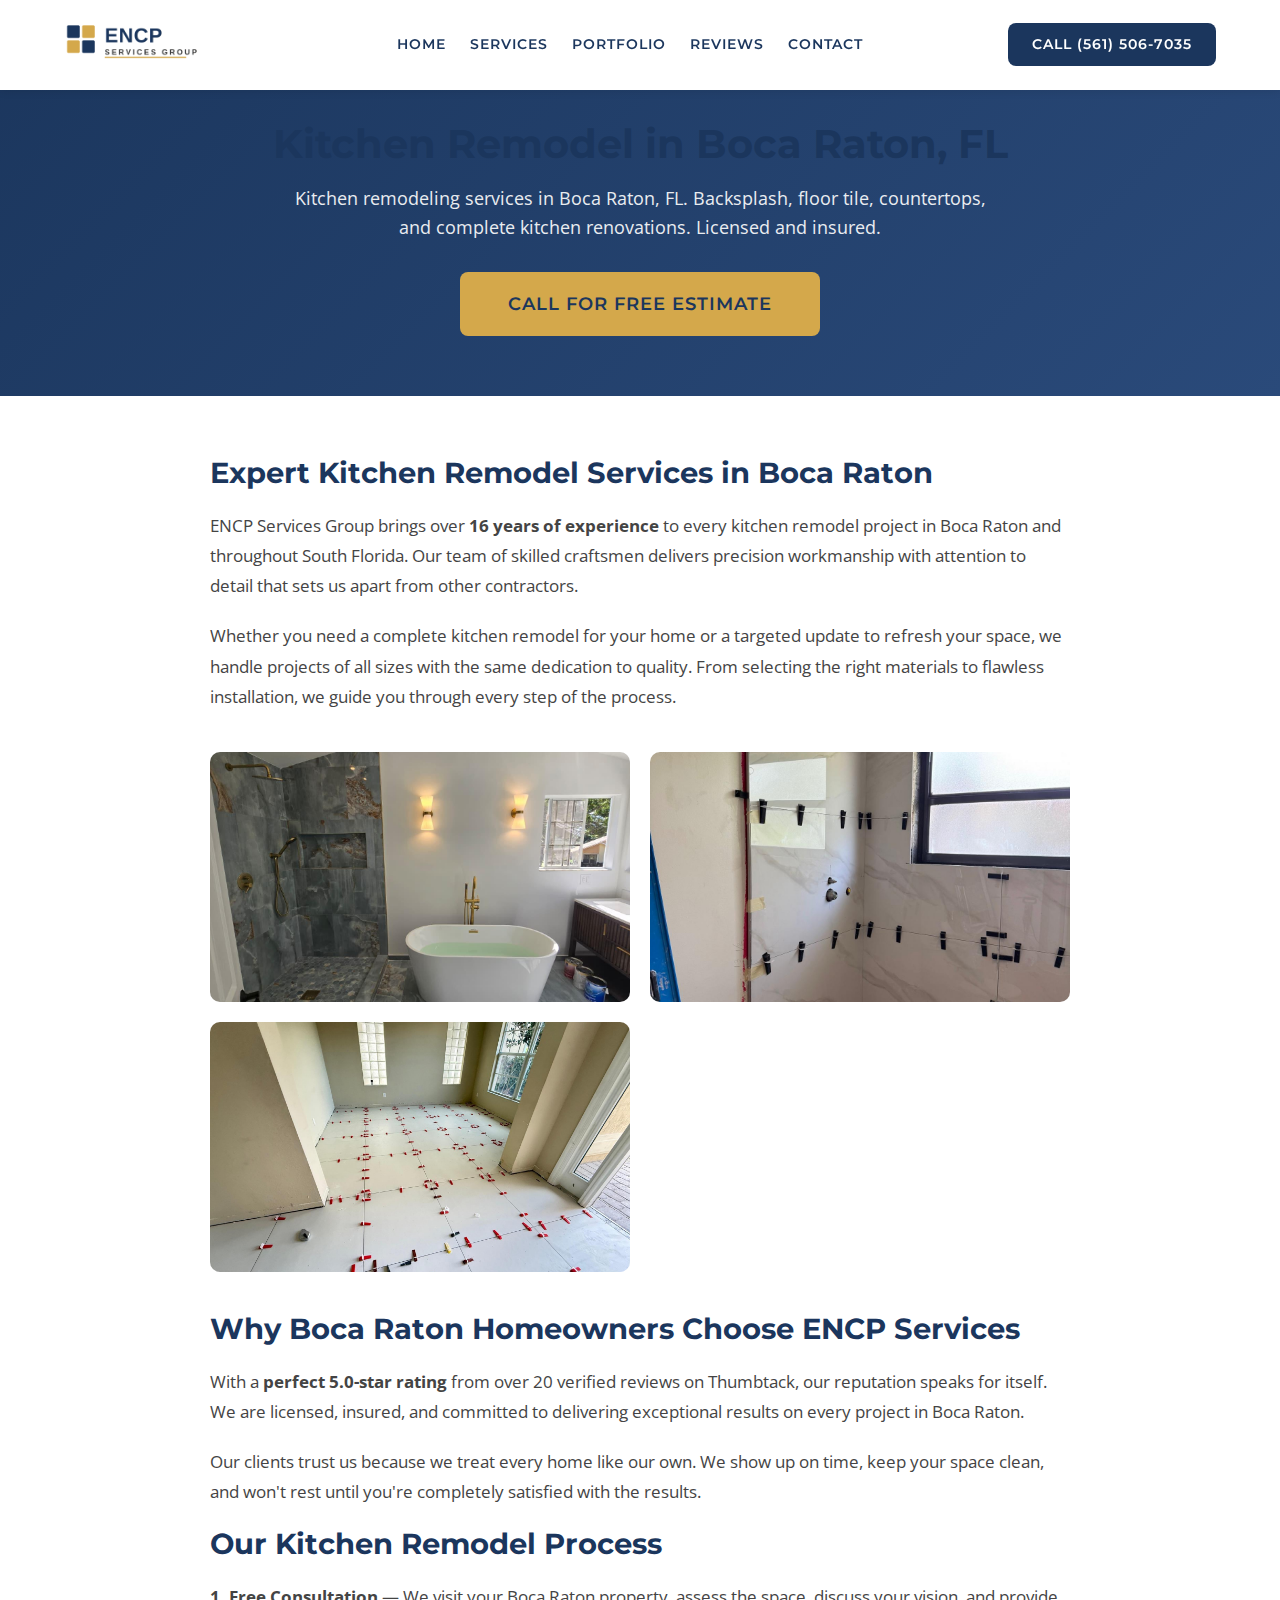
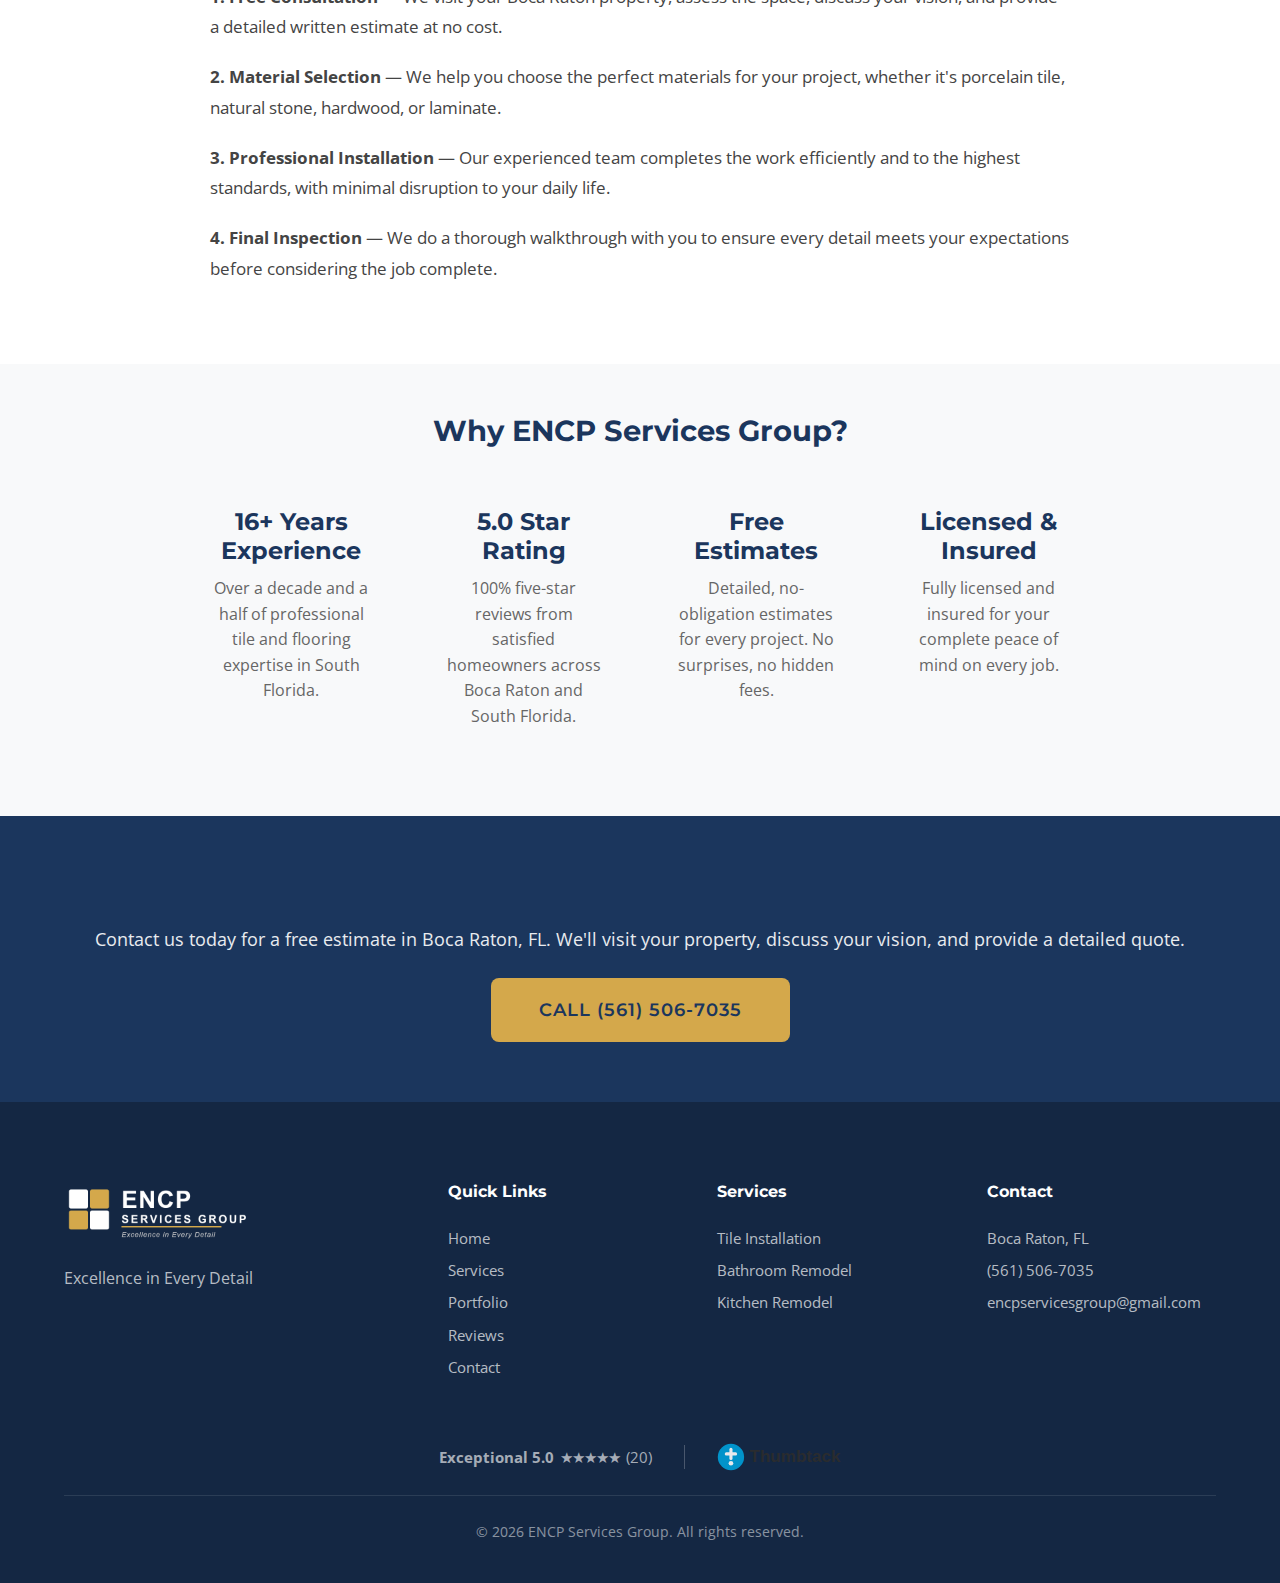
<file: public/kitchen-remodel-boca-raton/index.html>
<!DOCTYPE html>
<html lang="en">
<head>
    <meta charset="UTF-8">
    <meta name="viewport" content="width=device-width, initial-scale=1.0, viewport-fit=cover">
    <meta name="theme-color" content="#1B365D">
    <title>Kitchen Remodel in Boca Raton, FL | ENCP Services Group</title>
    <meta name="description" content="Kitchen remodeling services in Boca Raton, FL. Backsplash, floor tile, countertops, and complete kitchen renovations. Licensed and insured.">
    <link rel="canonical" href="https://encpservices.com/kitchen-remodel-boca-raton/">
    <meta name="geo.region" content="US-FL">
    <meta name="geo.placename" content="Boca Raton">
    <meta property="og:type" content="website">
    <meta property="og:url" content="https://encpservices.com/kitchen-remodel-boca-raton/">
    <meta property="og:title" content="Kitchen Remodel in Boca Raton, FL | ENCP Services Group">
    <meta property="og:description" content="Kitchen remodeling services in Boca Raton, FL. Backsplash, floor tile, countertops, and complete kitchen renovations. Licensed and insured.">
    <meta property="og:image" content="https://encpservices.com/assets/fotos/bathroom-01-luxury-final.jpeg">
    <meta property="og:locale" content="en_US">
    <link rel="icon" type="image/png" href="/assets/logo/favicon-32.png">
    <link href="https://fonts.googleapis.com/css2?family=Montserrat:wght@400;600;700&family=Open+Sans:wght@400;600&display=swap" rel="stylesheet">
    <link rel="stylesheet" href="/styles.css">
    <script type="application/ld+json">
    {
        "@context": "https://schema.org",
        "@type": "Service",
        "name": "Kitchen Remodel in Boca Raton, FL",
        "description": "Kitchen remodeling services in Boca Raton, FL. Backsplash, floor tile, countertops, and complete kitchen renovations. Licensed and insured.",
        "provider": {
            "@type": "HomeAndConstructionBusiness",
            "name": "ENCP Services Group",
            "telephone": "+1-561-506-7035",
            "url": "https://encpservices.com",
            "address": {
                "@type": "PostalAddress",
                "addressLocality": "Boca Raton",
                "addressRegion": "FL",
                "addressCountry": "US"
            },
            "aggregateRating": {
                "@type": "AggregateRating",
                "ratingValue": "5.0",
                "reviewCount": "20"
            }
        },
        "areaServed": {
            "@type": "City",
            "name": "Boca Raton, FL"
        }
    }
    </script>
    <style>
        .service-hero {
            background: linear-gradient(135deg, #1B365D 0%, #2a4a7a 100%);
            color: white;
            padding: 120px 20px 60px;
            text-align: center;
        }
        .service-hero h1 {
            font-family: 'Montserrat', sans-serif;
            font-size: 2.5rem;
            margin-bottom: 15px;
        }
        .service-hero p {
            font-size: 1.15rem;
            opacity: 0.9;
            max-width: 700px;
            margin: 0 auto 30px;
            line-height: 1.6;
        }
        .service-content {
            max-width: 900px;
            margin: 0 auto;
            padding: 60px 20px;
        }
        .service-content h2 {
            font-family: 'Montserrat', sans-serif;
            color: #1B365D;
            font-size: 1.8rem;
            margin-bottom: 20px;
        }
        .service-content p {
            line-height: 1.8;
            color: #444;
            margin-bottom: 20px;
            font-size: 1.05rem;
        }
        .service-gallery {
            display: grid;
            grid-template-columns: repeat(auto-fit, minmax(280px, 1fr));
            gap: 20px;
            margin: 40px 0;
        }
        .service-gallery img {
            width: 100%;
            border-radius: 10px;
            object-fit: cover;
            height: 250px;
        }
        .lp-benefits {
            background: #f8f9fa;
            padding: 50px 20px;
        }
        .lp-benefits h2 {
            text-align: center;
            font-family: 'Montserrat', sans-serif;
            color: #1B365D;
            margin-bottom: 40px;
            font-size: 1.8rem;
        }
        .lp-benefits-grid {
            max-width: 900px;
            margin: 0 auto;
            display: grid;
            grid-template-columns: repeat(auto-fit, minmax(200px, 1fr));
            gap: 30px;
        }
        .lp-benefit { text-align: center; padding: 20px; }
        .lp-benefit h3 {
            font-family: 'Montserrat', sans-serif;
            color: #1B365D;
            margin-bottom: 10px;
        }
        .lp-benefit p { color: #666; line-height: 1.6; }
        .service-cta {
            background: #1B365D;
            color: white;
            text-align: center;
            padding: 60px 20px;
        }
        .service-cta h2 {
            font-family: 'Montserrat', sans-serif;
            margin-bottom: 15px;
            font-size: 1.8rem;
        }
        .service-cta p { margin-bottom: 25px; opacity: 0.9; font-size: 1.1rem; }
        @media (max-width: 768px) {
            .service-hero { padding: 100px 20px 40px; }
            .service-hero h1 { font-size: 1.8rem; }
            .service-hero p { font-size: 1rem; }
        }
    </style>
</head>
<body>
    <!-- HEADER (same as main site) -->
    <header class="header">
        <div class="container header-content">
            <a href="/" class="logo">
                <img src="/assets/logo/encp-logo-horizontal.png" alt="ENCP Services Group" width="900" height="240">
            </a>
            <nav class="nav">
                <a href="/">Home</a>
                <a href="/#services">Services</a>
                <a href="/#portfolio">Portfolio</a>
                <a href="/#reviews">Reviews</a>
                <a href="/#contact">Contact</a>
            </nav>
            <a href="tel:+15615067035" class="btn btn-primary header-cta">Call (561) 506-7035</a>
            <button class="mobile-menu-btn" aria-label="Menu">
                <span></span>
                <span></span>
                <span></span>
            </button>
        </div>
    </header>

    <section class="service-hero">
        <h1>Kitchen Remodel in Boca Raton, FL</h1>
        <p>Kitchen remodeling services in Boca Raton, FL. Backsplash, floor tile, countertops, and complete kitchen renovations. Licensed and insured.</p>
        <a href="tel:+15615067035" class="btn btn-gold btn-large">Call For Free Estimate</a>
    </section>

    <section class="service-content">
        <h2>Expert Kitchen Remodel Services in Boca Raton</h2>
        <p>ENCP Services Group brings over <strong>16 years of experience</strong> to every kitchen remodel project in Boca Raton and throughout South Florida. Our team of skilled craftsmen delivers precision workmanship with attention to detail that sets us apart from other contractors.</p>
        <p>Whether you need a complete kitchen remodel for your home or a targeted update to refresh your space, we handle projects of all sizes with the same dedication to quality. From selecting the right materials to flawless installation, we guide you through every step of the process.</p>

        <div class="service-gallery">
            <img src="/assets/fotos/bathroom-01-luxury-final.jpeg" alt="Kitchen Remodel project in Boca Raton FL by ENCP Services" width="400" height="250" loading="lazy">
            <img src="/assets/fotos/shower-02-tile-progress.jpeg" alt="Professional kitchen remodel Boca Raton Florida" width="400" height="250" loading="lazy">
            <img src="/assets/fotos/floor-01-installation-progress.jpeg" alt="Kitchen Remodel work in progress Boca Raton FL" width="400" height="250" loading="lazy">
        </div>

        <h2>Why Boca Raton Homeowners Choose ENCP Services</h2>
        <p>With a <strong>perfect 5.0-star rating</strong> from over 20 verified reviews on Thumbtack, our reputation speaks for itself. We are licensed, insured, and committed to delivering exceptional results on every project in Boca Raton.</p>
        <p>Our clients trust us because we treat every home like our own. We show up on time, keep your space clean, and won't rest until you're completely satisfied with the results.</p>

        <h2>Our Kitchen Remodel Process</h2>
        <p><strong>1. Free Consultation</strong> &mdash; We visit your Boca Raton property, assess the space, discuss your vision, and provide a detailed written estimate at no cost.</p>
        <p><strong>2. Material Selection</strong> &mdash; We help you choose the perfect materials for your project, whether it's porcelain tile, natural stone, hardwood, or laminate.</p>
        <p><strong>3. Professional Installation</strong> &mdash; Our experienced team completes the work efficiently and to the highest standards, with minimal disruption to your daily life.</p>
        <p><strong>4. Final Inspection</strong> &mdash; We do a thorough walkthrough with you to ensure every detail meets your expectations before considering the job complete.</p>
    </section>

    <section class="lp-benefits">
        <h2>Why ENCP Services Group?</h2>
        <div class="lp-benefits-grid">
            <div class="lp-benefit">
                <h3>16+ Years Experience</h3>
                <p>Over a decade and a half of professional tile and flooring expertise in South Florida.</p>
            </div>
            <div class="lp-benefit">
                <h3>5.0 Star Rating</h3>
                <p>100% five-star reviews from satisfied homeowners across Boca Raton and South Florida.</p>
            </div>
            <div class="lp-benefit">
                <h3>Free Estimates</h3>
                <p>Detailed, no-obligation estimates for every project. No surprises, no hidden fees.</p>
            </div>
            <div class="lp-benefit">
                <h3>Licensed & Insured</h3>
                <p>Fully licensed and insured for your complete peace of mind on every job.</p>
            </div>
        </div>
    </section>

    <section class="service-cta">
        <h2>Ready to Start Your Kitchen Remodel Project?</h2>
        <p>Contact us today for a free estimate in Boca Raton, FL. We'll visit your property, discuss your vision, and provide a detailed quote.</p>
        <a href="tel:+15615067035" class="btn btn-gold btn-large">Call (561) 506-7035</a>
    </section>

    <!-- FOOTER (same as main site) -->
    <footer class="footer">
        <div class="container">
            <div class="footer-content">
                <div class="footer-brand">
                    <img src="/assets/logo/encp-logo-white.png" alt="ENCP Services Group" class="footer-logo" width="1200" height="360">
                    <p>Excellence in Every Detail</p>
                </div>
                <div class="footer-links">
                    <h4>Quick Links</h4>
                    <a href="/">Home</a>
                    <a href="/#services">Services</a>
                    <a href="/#portfolio">Portfolio</a>
                    <a href="/#reviews">Reviews</a>
                    <a href="/#contact">Contact</a>
                </div>
                <div class="footer-services">
                    <h4>Services</h4>
                    <a href="/tile-installation-boca-raton/">Tile Installation</a>
                    <a href="/bathroom-remodel-boca-raton/">Bathroom Remodel</a>
                    <a href="/kitchen-remodel-boca-raton/">Kitchen Remodel</a>
                </div>
                <div class="footer-contact">
                    <h4>Contact</h4>
                    <span>Boca Raton, FL</span>
                    <a href="tel:+15615067035">(561) 506-7035</a>
                    <a href="mailto:encpservicesgroup@gmail.com">encpservicesgroup@gmail.com</a>
                </div>
            </div>
            <div class="thumbtack-badge">
                <a href="https://www.thumbtack.com/fl/boca-raton/tile/encp-services-group/service/335989598897750230" target="_blank" rel="noopener" class="thumbtack-link">
                    <div class="thumbtack-rating">
                        <span class="thumbtack-exceptional">Exceptional 5.0</span>
                        <span class="thumbtack-stars">&#9733;&#9733;&#9733;&#9733;&#9733;</span>
                        <span class="thumbtack-reviews">(20)</span>
                    </div>
                    <span class="thumbtack-divider"></span>
                    <img src="/assets/thumbtack-logo.svg" alt="Thumbtack" class="thumbtack-logo" width="120" height="24">
                </a>
            </div>
            <div class="footer-bottom">
                <p>&copy; 2026 ENCP Services Group. All rights reserved.</p>
            </div>
        </div>
    </footer>

    <script>
        document.querySelector('.mobile-menu-btn').addEventListener('click', function() {
            document.querySelector('.nav').classList.toggle('active');
            this.classList.toggle('active');
        });
        window.addEventListener('scroll', function() {
            const header = document.querySelector('.header');
            if (window.scrollY > 50) {
                header.classList.add('scrolled');
            } else {
                header.classList.remove('scrolled');
            }
        });
    </script>
</body>
</html>
</file>
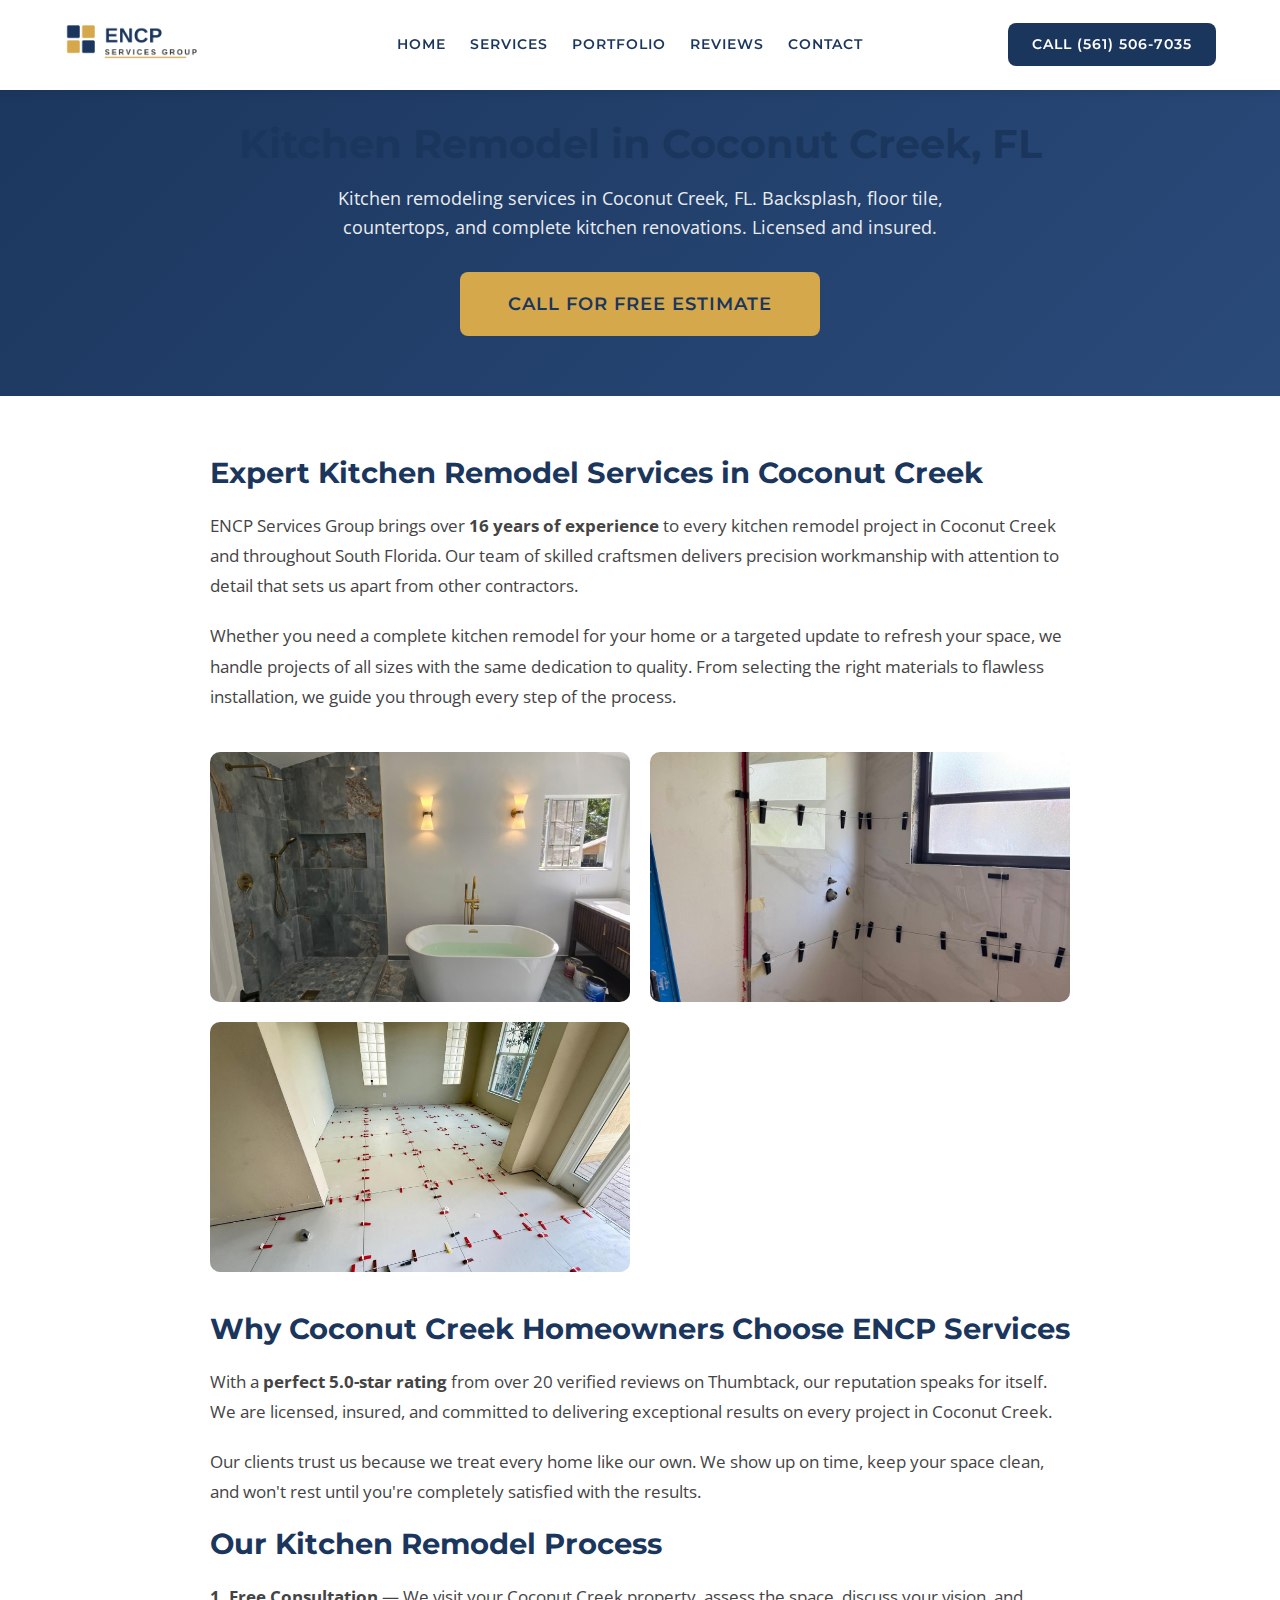
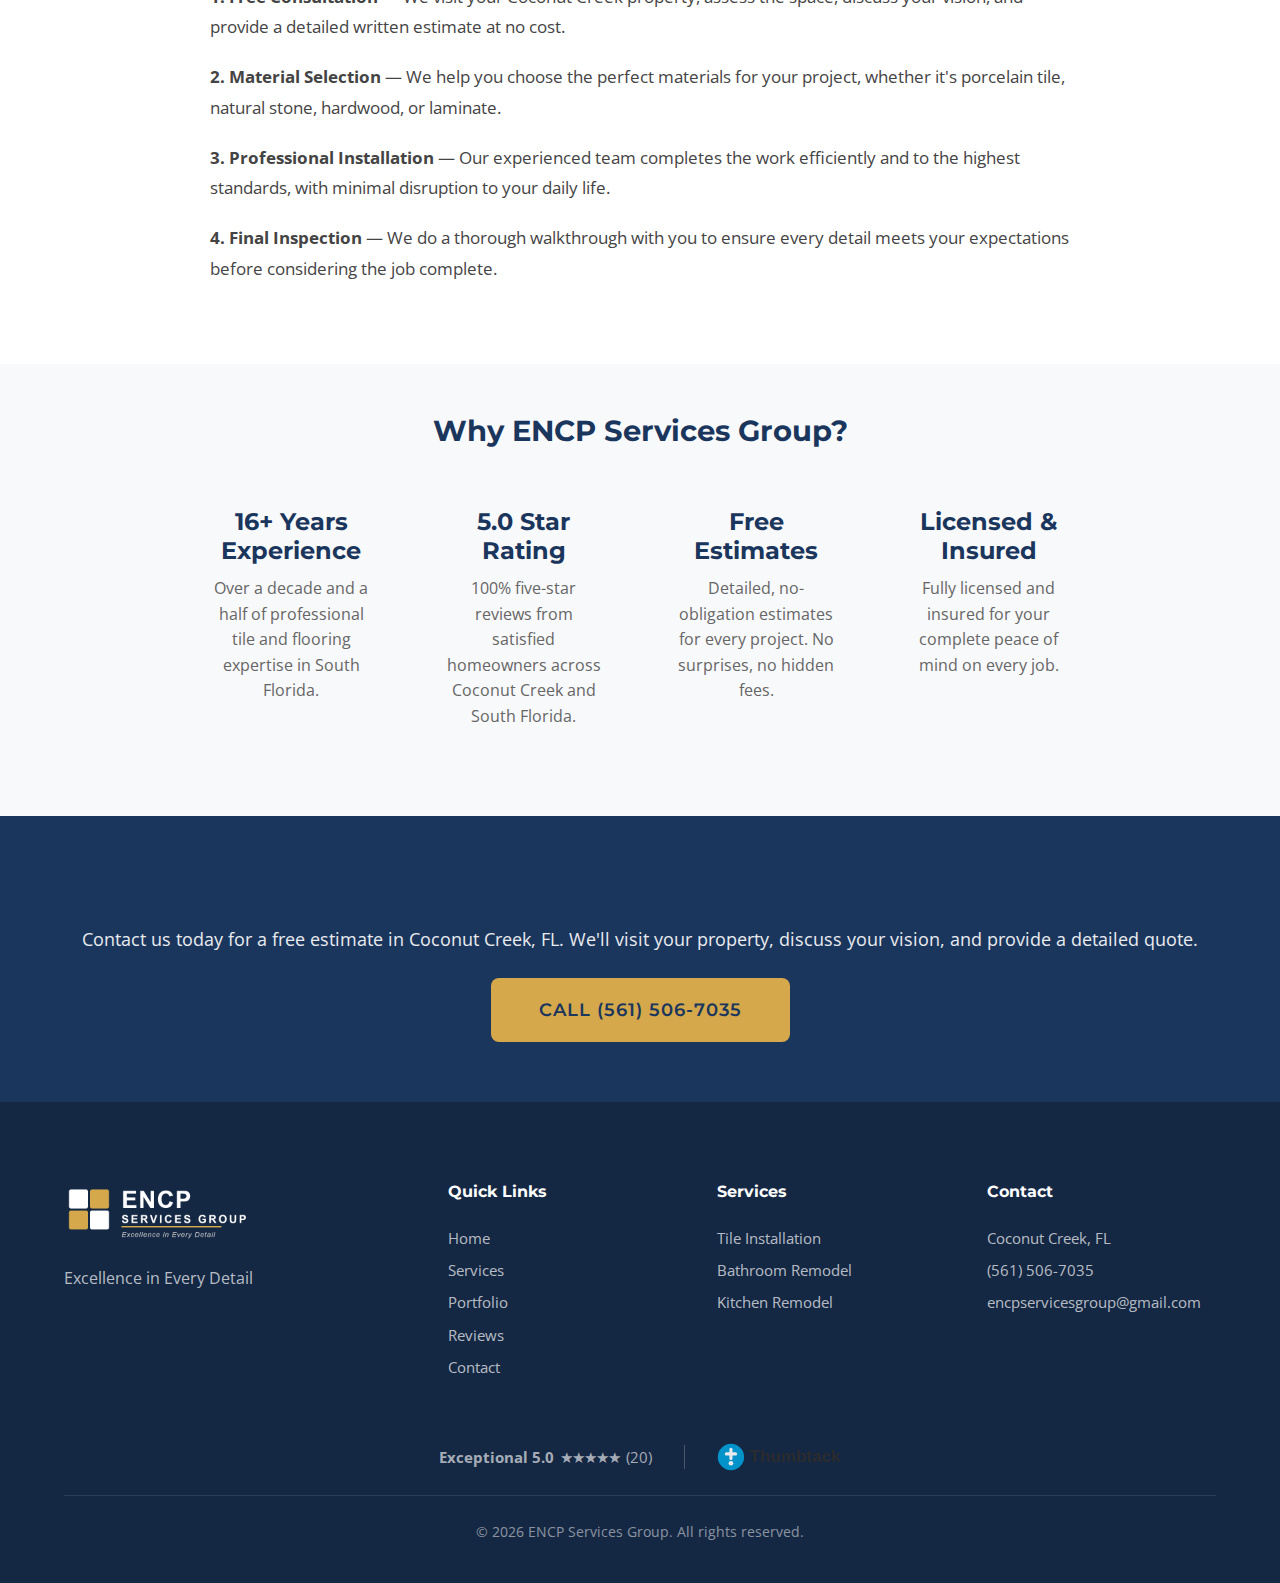
<file: public/kitchen-remodel-coconut-creek/index.html>
<!DOCTYPE html>
<html lang="en">
<head>
    <meta charset="UTF-8">
    <meta name="viewport" content="width=device-width, initial-scale=1.0, viewport-fit=cover">
    <meta name="theme-color" content="#1B365D">
    <title>Kitchen Remodel in Coconut Creek, FL | ENCP Services Group</title>
    <meta name="description" content="Kitchen remodeling services in Coconut Creek, FL. Backsplash, floor tile, countertops, and complete kitchen renovations. Licensed and insured.">
    <link rel="canonical" href="https://encpservices.com/kitchen-remodel-coconut-creek/">
    <meta name="geo.region" content="US-FL">
    <meta name="geo.placename" content="Coconut Creek">
    <meta property="og:type" content="website">
    <meta property="og:url" content="https://encpservices.com/kitchen-remodel-coconut-creek/">
    <meta property="og:title" content="Kitchen Remodel in Coconut Creek, FL | ENCP Services Group">
    <meta property="og:description" content="Kitchen remodeling services in Coconut Creek, FL. Backsplash, floor tile, countertops, and complete kitchen renovations. Licensed and insured.">
    <meta property="og:image" content="https://encpservices.com/assets/fotos/bathroom-01-luxury-final.jpeg">
    <meta property="og:locale" content="en_US">
    <link rel="icon" type="image/png" href="/assets/logo/favicon-32.png">
    <link href="https://fonts.googleapis.com/css2?family=Montserrat:wght@400;600;700&family=Open+Sans:wght@400;600&display=swap" rel="stylesheet">
    <link rel="stylesheet" href="/styles.css">
    <script type="application/ld+json">
    {
        "@context": "https://schema.org",
        "@type": "Service",
        "name": "Kitchen Remodel in Coconut Creek, FL",
        "description": "Kitchen remodeling services in Coconut Creek, FL. Backsplash, floor tile, countertops, and complete kitchen renovations. Licensed and insured.",
        "provider": {
            "@type": "HomeAndConstructionBusiness",
            "name": "ENCP Services Group",
            "telephone": "+1-561-506-7035",
            "url": "https://encpservices.com",
            "address": {
                "@type": "PostalAddress",
                "addressLocality": "Coconut Creek",
                "addressRegion": "FL",
                "addressCountry": "US"
            },
            "aggregateRating": {
                "@type": "AggregateRating",
                "ratingValue": "5.0",
                "reviewCount": "20"
            }
        },
        "areaServed": {
            "@type": "City",
            "name": "Coconut Creek, FL"
        }
    }
    </script>
    <style>
        .service-hero {
            background: linear-gradient(135deg, #1B365D 0%, #2a4a7a 100%);
            color: white;
            padding: 120px 20px 60px;
            text-align: center;
        }
        .service-hero h1 {
            font-family: 'Montserrat', sans-serif;
            font-size: 2.5rem;
            margin-bottom: 15px;
        }
        .service-hero p {
            font-size: 1.15rem;
            opacity: 0.9;
            max-width: 700px;
            margin: 0 auto 30px;
            line-height: 1.6;
        }
        .service-content {
            max-width: 900px;
            margin: 0 auto;
            padding: 60px 20px;
        }
        .service-content h2 {
            font-family: 'Montserrat', sans-serif;
            color: #1B365D;
            font-size: 1.8rem;
            margin-bottom: 20px;
        }
        .service-content p {
            line-height: 1.8;
            color: #444;
            margin-bottom: 20px;
            font-size: 1.05rem;
        }
        .service-gallery {
            display: grid;
            grid-template-columns: repeat(auto-fit, minmax(280px, 1fr));
            gap: 20px;
            margin: 40px 0;
        }
        .service-gallery img {
            width: 100%;
            border-radius: 10px;
            object-fit: cover;
            height: 250px;
        }
        .lp-benefits {
            background: #f8f9fa;
            padding: 50px 20px;
        }
        .lp-benefits h2 {
            text-align: center;
            font-family: 'Montserrat', sans-serif;
            color: #1B365D;
            margin-bottom: 40px;
            font-size: 1.8rem;
        }
        .lp-benefits-grid {
            max-width: 900px;
            margin: 0 auto;
            display: grid;
            grid-template-columns: repeat(auto-fit, minmax(200px, 1fr));
            gap: 30px;
        }
        .lp-benefit { text-align: center; padding: 20px; }
        .lp-benefit h3 {
            font-family: 'Montserrat', sans-serif;
            color: #1B365D;
            margin-bottom: 10px;
        }
        .lp-benefit p { color: #666; line-height: 1.6; }
        .service-cta {
            background: #1B365D;
            color: white;
            text-align: center;
            padding: 60px 20px;
        }
        .service-cta h2 {
            font-family: 'Montserrat', sans-serif;
            margin-bottom: 15px;
            font-size: 1.8rem;
        }
        .service-cta p { margin-bottom: 25px; opacity: 0.9; font-size: 1.1rem; }
        @media (max-width: 768px) {
            .service-hero { padding: 100px 20px 40px; }
            .service-hero h1 { font-size: 1.8rem; }
            .service-hero p { font-size: 1rem; }
        }
    </style>
</head>
<body>
    <!-- HEADER (same as main site) -->
    <header class="header">
        <div class="container header-content">
            <a href="/" class="logo">
                <img src="/assets/logo/encp-logo-horizontal.png" alt="ENCP Services Group" width="900" height="240">
            </a>
            <nav class="nav">
                <a href="/">Home</a>
                <a href="/#services">Services</a>
                <a href="/#portfolio">Portfolio</a>
                <a href="/#reviews">Reviews</a>
                <a href="/#contact">Contact</a>
            </nav>
            <a href="tel:+15615067035" class="btn btn-primary header-cta">Call (561) 506-7035</a>
            <button class="mobile-menu-btn" aria-label="Menu">
                <span></span>
                <span></span>
                <span></span>
            </button>
        </div>
    </header>

    <section class="service-hero">
        <h1>Kitchen Remodel in Coconut Creek, FL</h1>
        <p>Kitchen remodeling services in Coconut Creek, FL. Backsplash, floor tile, countertops, and complete kitchen renovations. Licensed and insured.</p>
        <a href="tel:+15615067035" class="btn btn-gold btn-large">Call For Free Estimate</a>
    </section>

    <section class="service-content">
        <h2>Expert Kitchen Remodel Services in Coconut Creek</h2>
        <p>ENCP Services Group brings over <strong>16 years of experience</strong> to every kitchen remodel project in Coconut Creek and throughout South Florida. Our team of skilled craftsmen delivers precision workmanship with attention to detail that sets us apart from other contractors.</p>
        <p>Whether you need a complete kitchen remodel for your home or a targeted update to refresh your space, we handle projects of all sizes with the same dedication to quality. From selecting the right materials to flawless installation, we guide you through every step of the process.</p>

        <div class="service-gallery">
            <img src="/assets/fotos/bathroom-01-luxury-final.jpeg" alt="Kitchen Remodel project in Coconut Creek FL by ENCP Services" width="400" height="250" loading="lazy">
            <img src="/assets/fotos/shower-02-tile-progress.jpeg" alt="Professional kitchen remodel Coconut Creek Florida" width="400" height="250" loading="lazy">
            <img src="/assets/fotos/floor-01-installation-progress.jpeg" alt="Kitchen Remodel work in progress Coconut Creek FL" width="400" height="250" loading="lazy">
        </div>

        <h2>Why Coconut Creek Homeowners Choose ENCP Services</h2>
        <p>With a <strong>perfect 5.0-star rating</strong> from over 20 verified reviews on Thumbtack, our reputation speaks for itself. We are licensed, insured, and committed to delivering exceptional results on every project in Coconut Creek.</p>
        <p>Our clients trust us because we treat every home like our own. We show up on time, keep your space clean, and won't rest until you're completely satisfied with the results.</p>

        <h2>Our Kitchen Remodel Process</h2>
        <p><strong>1. Free Consultation</strong> &mdash; We visit your Coconut Creek property, assess the space, discuss your vision, and provide a detailed written estimate at no cost.</p>
        <p><strong>2. Material Selection</strong> &mdash; We help you choose the perfect materials for your project, whether it's porcelain tile, natural stone, hardwood, or laminate.</p>
        <p><strong>3. Professional Installation</strong> &mdash; Our experienced team completes the work efficiently and to the highest standards, with minimal disruption to your daily life.</p>
        <p><strong>4. Final Inspection</strong> &mdash; We do a thorough walkthrough with you to ensure every detail meets your expectations before considering the job complete.</p>
    </section>

    <section class="lp-benefits">
        <h2>Why ENCP Services Group?</h2>
        <div class="lp-benefits-grid">
            <div class="lp-benefit">
                <h3>16+ Years Experience</h3>
                <p>Over a decade and a half of professional tile and flooring expertise in South Florida.</p>
            </div>
            <div class="lp-benefit">
                <h3>5.0 Star Rating</h3>
                <p>100% five-star reviews from satisfied homeowners across Coconut Creek and South Florida.</p>
            </div>
            <div class="lp-benefit">
                <h3>Free Estimates</h3>
                <p>Detailed, no-obligation estimates for every project. No surprises, no hidden fees.</p>
            </div>
            <div class="lp-benefit">
                <h3>Licensed & Insured</h3>
                <p>Fully licensed and insured for your complete peace of mind on every job.</p>
            </div>
        </div>
    </section>

    <section class="service-cta">
        <h2>Ready to Start Your Kitchen Remodel Project?</h2>
        <p>Contact us today for a free estimate in Coconut Creek, FL. We'll visit your property, discuss your vision, and provide a detailed quote.</p>
        <a href="tel:+15615067035" class="btn btn-gold btn-large">Call (561) 506-7035</a>
    </section>

    <!-- FOOTER (same as main site) -->
    <footer class="footer">
        <div class="container">
            <div class="footer-content">
                <div class="footer-brand">
                    <img src="/assets/logo/encp-logo-white.png" alt="ENCP Services Group" class="footer-logo" width="1200" height="360">
                    <p>Excellence in Every Detail</p>
                </div>
                <div class="footer-links">
                    <h4>Quick Links</h4>
                    <a href="/">Home</a>
                    <a href="/#services">Services</a>
                    <a href="/#portfolio">Portfolio</a>
                    <a href="/#reviews">Reviews</a>
                    <a href="/#contact">Contact</a>
                </div>
                <div class="footer-services">
                    <h4>Services</h4>
                    <a href="/tile-installation-boca-raton/">Tile Installation</a>
                    <a href="/bathroom-remodel-boca-raton/">Bathroom Remodel</a>
                    <a href="/kitchen-remodel-boca-raton/">Kitchen Remodel</a>
                </div>
                <div class="footer-contact">
                    <h4>Contact</h4>
                    <span>Coconut Creek, FL</span>
                    <a href="tel:+15615067035">(561) 506-7035</a>
                    <a href="mailto:encpservicesgroup@gmail.com">encpservicesgroup@gmail.com</a>
                </div>
            </div>
            <div class="thumbtack-badge">
                <a href="https://www.thumbtack.com/fl/boca-raton/tile/encp-services-group/service/335989598897750230" target="_blank" rel="noopener" class="thumbtack-link">
                    <div class="thumbtack-rating">
                        <span class="thumbtack-exceptional">Exceptional 5.0</span>
                        <span class="thumbtack-stars">&#9733;&#9733;&#9733;&#9733;&#9733;</span>
                        <span class="thumbtack-reviews">(20)</span>
                    </div>
                    <span class="thumbtack-divider"></span>
                    <img src="/assets/thumbtack-logo.svg" alt="Thumbtack" class="thumbtack-logo" width="120" height="24">
                </a>
            </div>
            <div class="footer-bottom">
                <p>&copy; 2026 ENCP Services Group. All rights reserved.</p>
            </div>
        </div>
    </footer>

    <script>
        document.querySelector('.mobile-menu-btn').addEventListener('click', function() {
            document.querySelector('.nav').classList.toggle('active');
            this.classList.toggle('active');
        });
        window.addEventListener('scroll', function() {
            const header = document.querySelector('.header');
            if (window.scrollY > 50) {
                header.classList.add('scrolled');
            } else {
                header.classList.remove('scrolled');
            }
        });
    </script>
</body>
</html>
</file>
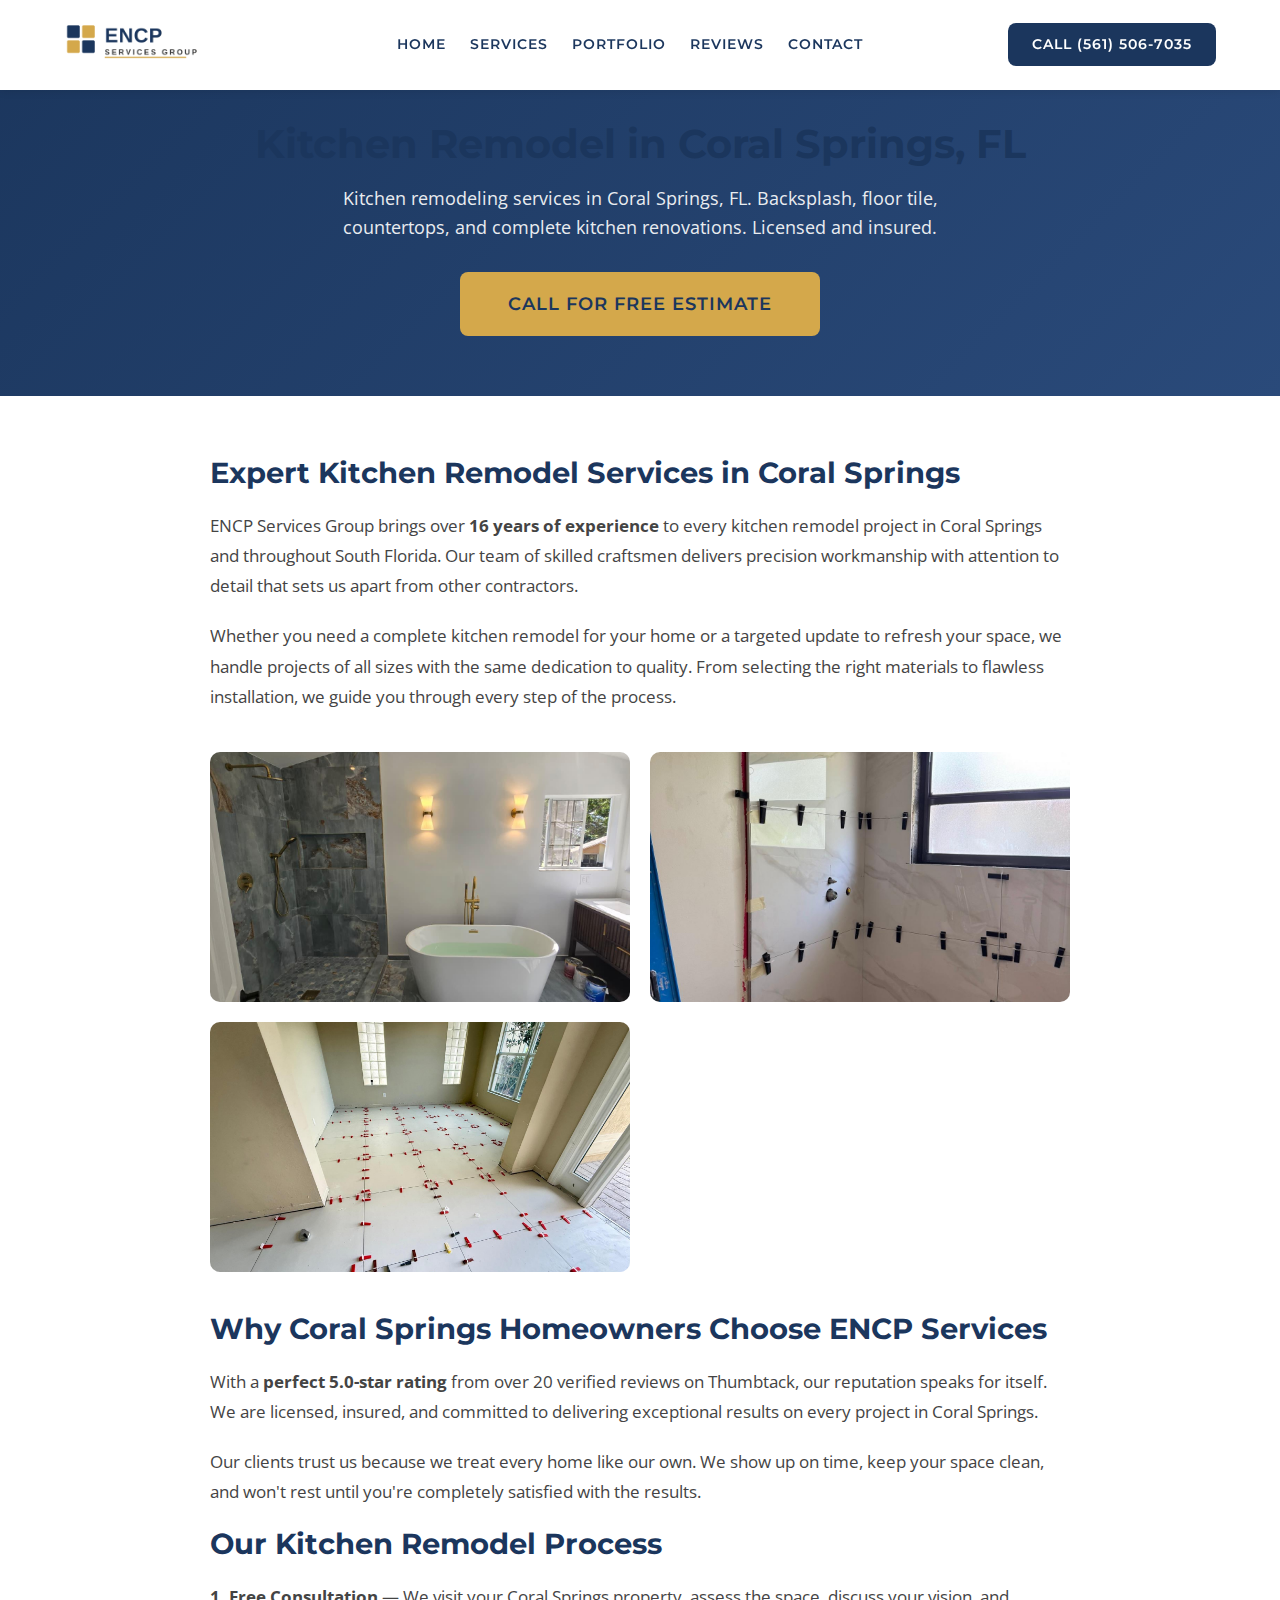
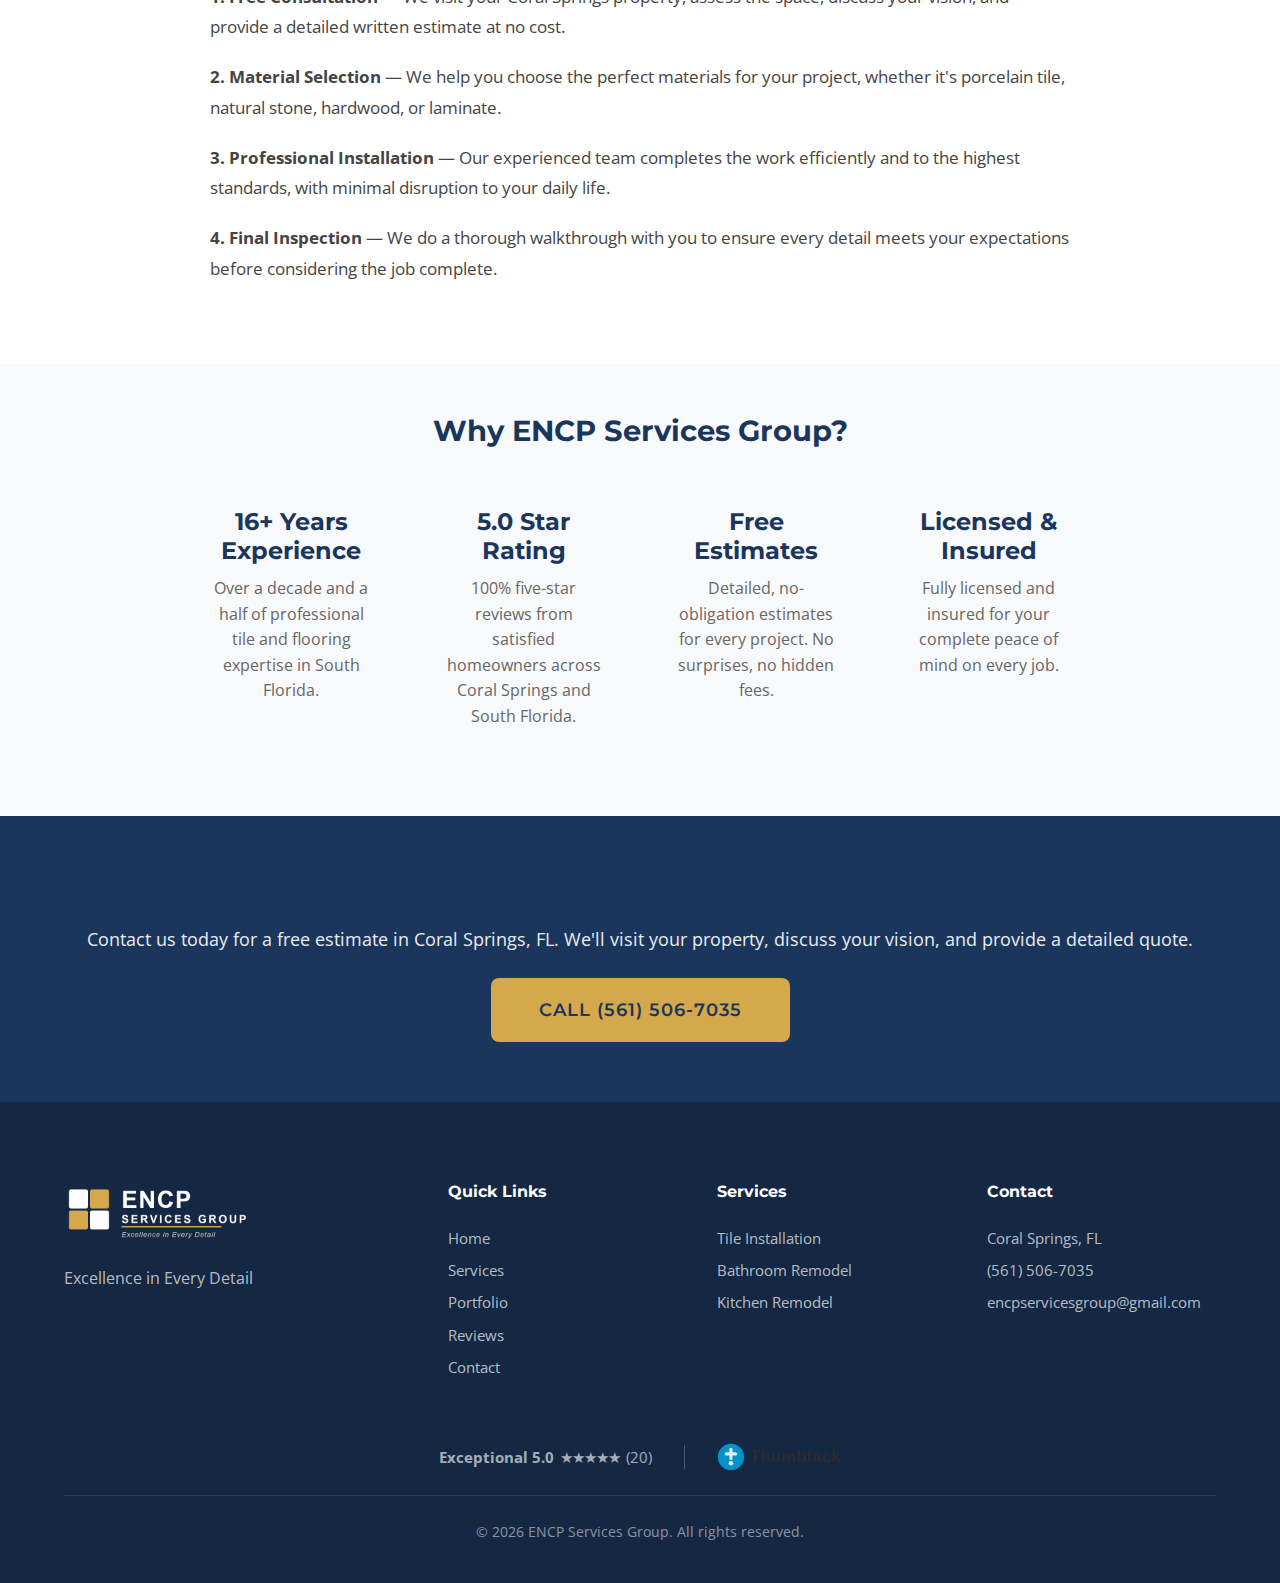
<file: public/kitchen-remodel-coral-springs/index.html>
<!DOCTYPE html>
<html lang="en">
<head>
    <meta charset="UTF-8">
    <meta name="viewport" content="width=device-width, initial-scale=1.0, viewport-fit=cover">
    <meta name="theme-color" content="#1B365D">
    <title>Kitchen Remodel in Coral Springs, FL | ENCP Services Group</title>
    <meta name="description" content="Kitchen remodeling services in Coral Springs, FL. Backsplash, floor tile, countertops, and complete kitchen renovations. Licensed and insured.">
    <link rel="canonical" href="https://encpservices.com/kitchen-remodel-coral-springs/">
    <meta name="geo.region" content="US-FL">
    <meta name="geo.placename" content="Coral Springs">
    <meta property="og:type" content="website">
    <meta property="og:url" content="https://encpservices.com/kitchen-remodel-coral-springs/">
    <meta property="og:title" content="Kitchen Remodel in Coral Springs, FL | ENCP Services Group">
    <meta property="og:description" content="Kitchen remodeling services in Coral Springs, FL. Backsplash, floor tile, countertops, and complete kitchen renovations. Licensed and insured.">
    <meta property="og:image" content="https://encpservices.com/assets/fotos/bathroom-01-luxury-final.jpeg">
    <meta property="og:locale" content="en_US">
    <link rel="icon" type="image/png" href="/assets/logo/favicon-32.png">
    <link href="https://fonts.googleapis.com/css2?family=Montserrat:wght@400;600;700&family=Open+Sans:wght@400;600&display=swap" rel="stylesheet">
    <link rel="stylesheet" href="/styles.css">
    <script type="application/ld+json">
    {
        "@context": "https://schema.org",
        "@type": "Service",
        "name": "Kitchen Remodel in Coral Springs, FL",
        "description": "Kitchen remodeling services in Coral Springs, FL. Backsplash, floor tile, countertops, and complete kitchen renovations. Licensed and insured.",
        "provider": {
            "@type": "HomeAndConstructionBusiness",
            "name": "ENCP Services Group",
            "telephone": "+1-561-506-7035",
            "url": "https://encpservices.com",
            "address": {
                "@type": "PostalAddress",
                "addressLocality": "Coral Springs",
                "addressRegion": "FL",
                "addressCountry": "US"
            },
            "aggregateRating": {
                "@type": "AggregateRating",
                "ratingValue": "5.0",
                "reviewCount": "20"
            }
        },
        "areaServed": {
            "@type": "City",
            "name": "Coral Springs, FL"
        }
    }
    </script>
    <style>
        .service-hero {
            background: linear-gradient(135deg, #1B365D 0%, #2a4a7a 100%);
            color: white;
            padding: 120px 20px 60px;
            text-align: center;
        }
        .service-hero h1 {
            font-family: 'Montserrat', sans-serif;
            font-size: 2.5rem;
            margin-bottom: 15px;
        }
        .service-hero p {
            font-size: 1.15rem;
            opacity: 0.9;
            max-width: 700px;
            margin: 0 auto 30px;
            line-height: 1.6;
        }
        .service-content {
            max-width: 900px;
            margin: 0 auto;
            padding: 60px 20px;
        }
        .service-content h2 {
            font-family: 'Montserrat', sans-serif;
            color: #1B365D;
            font-size: 1.8rem;
            margin-bottom: 20px;
        }
        .service-content p {
            line-height: 1.8;
            color: #444;
            margin-bottom: 20px;
            font-size: 1.05rem;
        }
        .service-gallery {
            display: grid;
            grid-template-columns: repeat(auto-fit, minmax(280px, 1fr));
            gap: 20px;
            margin: 40px 0;
        }
        .service-gallery img {
            width: 100%;
            border-radius: 10px;
            object-fit: cover;
            height: 250px;
        }
        .lp-benefits {
            background: #f8f9fa;
            padding: 50px 20px;
        }
        .lp-benefits h2 {
            text-align: center;
            font-family: 'Montserrat', sans-serif;
            color: #1B365D;
            margin-bottom: 40px;
            font-size: 1.8rem;
        }
        .lp-benefits-grid {
            max-width: 900px;
            margin: 0 auto;
            display: grid;
            grid-template-columns: repeat(auto-fit, minmax(200px, 1fr));
            gap: 30px;
        }
        .lp-benefit { text-align: center; padding: 20px; }
        .lp-benefit h3 {
            font-family: 'Montserrat', sans-serif;
            color: #1B365D;
            margin-bottom: 10px;
        }
        .lp-benefit p { color: #666; line-height: 1.6; }
        .service-cta {
            background: #1B365D;
            color: white;
            text-align: center;
            padding: 60px 20px;
        }
        .service-cta h2 {
            font-family: 'Montserrat', sans-serif;
            margin-bottom: 15px;
            font-size: 1.8rem;
        }
        .service-cta p { margin-bottom: 25px; opacity: 0.9; font-size: 1.1rem; }
        @media (max-width: 768px) {
            .service-hero { padding: 100px 20px 40px; }
            .service-hero h1 { font-size: 1.8rem; }
            .service-hero p { font-size: 1rem; }
        }
    </style>
</head>
<body>
    <!-- HEADER (same as main site) -->
    <header class="header">
        <div class="container header-content">
            <a href="/" class="logo">
                <img src="/assets/logo/encp-logo-horizontal.png" alt="ENCP Services Group" width="900" height="240">
            </a>
            <nav class="nav">
                <a href="/">Home</a>
                <a href="/#services">Services</a>
                <a href="/#portfolio">Portfolio</a>
                <a href="/#reviews">Reviews</a>
                <a href="/#contact">Contact</a>
            </nav>
            <a href="tel:+15615067035" class="btn btn-primary header-cta">Call (561) 506-7035</a>
            <button class="mobile-menu-btn" aria-label="Menu">
                <span></span>
                <span></span>
                <span></span>
            </button>
        </div>
    </header>

    <section class="service-hero">
        <h1>Kitchen Remodel in Coral Springs, FL</h1>
        <p>Kitchen remodeling services in Coral Springs, FL. Backsplash, floor tile, countertops, and complete kitchen renovations. Licensed and insured.</p>
        <a href="tel:+15615067035" class="btn btn-gold btn-large">Call For Free Estimate</a>
    </section>

    <section class="service-content">
        <h2>Expert Kitchen Remodel Services in Coral Springs</h2>
        <p>ENCP Services Group brings over <strong>16 years of experience</strong> to every kitchen remodel project in Coral Springs and throughout South Florida. Our team of skilled craftsmen delivers precision workmanship with attention to detail that sets us apart from other contractors.</p>
        <p>Whether you need a complete kitchen remodel for your home or a targeted update to refresh your space, we handle projects of all sizes with the same dedication to quality. From selecting the right materials to flawless installation, we guide you through every step of the process.</p>

        <div class="service-gallery">
            <img src="/assets/fotos/bathroom-01-luxury-final.jpeg" alt="Kitchen Remodel project in Coral Springs FL by ENCP Services" width="400" height="250" loading="lazy">
            <img src="/assets/fotos/shower-02-tile-progress.jpeg" alt="Professional kitchen remodel Coral Springs Florida" width="400" height="250" loading="lazy">
            <img src="/assets/fotos/floor-01-installation-progress.jpeg" alt="Kitchen Remodel work in progress Coral Springs FL" width="400" height="250" loading="lazy">
        </div>

        <h2>Why Coral Springs Homeowners Choose ENCP Services</h2>
        <p>With a <strong>perfect 5.0-star rating</strong> from over 20 verified reviews on Thumbtack, our reputation speaks for itself. We are licensed, insured, and committed to delivering exceptional results on every project in Coral Springs.</p>
        <p>Our clients trust us because we treat every home like our own. We show up on time, keep your space clean, and won't rest until you're completely satisfied with the results.</p>

        <h2>Our Kitchen Remodel Process</h2>
        <p><strong>1. Free Consultation</strong> &mdash; We visit your Coral Springs property, assess the space, discuss your vision, and provide a detailed written estimate at no cost.</p>
        <p><strong>2. Material Selection</strong> &mdash; We help you choose the perfect materials for your project, whether it's porcelain tile, natural stone, hardwood, or laminate.</p>
        <p><strong>3. Professional Installation</strong> &mdash; Our experienced team completes the work efficiently and to the highest standards, with minimal disruption to your daily life.</p>
        <p><strong>4. Final Inspection</strong> &mdash; We do a thorough walkthrough with you to ensure every detail meets your expectations before considering the job complete.</p>
    </section>

    <section class="lp-benefits">
        <h2>Why ENCP Services Group?</h2>
        <div class="lp-benefits-grid">
            <div class="lp-benefit">
                <h3>16+ Years Experience</h3>
                <p>Over a decade and a half of professional tile and flooring expertise in South Florida.</p>
            </div>
            <div class="lp-benefit">
                <h3>5.0 Star Rating</h3>
                <p>100% five-star reviews from satisfied homeowners across Coral Springs and South Florida.</p>
            </div>
            <div class="lp-benefit">
                <h3>Free Estimates</h3>
                <p>Detailed, no-obligation estimates for every project. No surprises, no hidden fees.</p>
            </div>
            <div class="lp-benefit">
                <h3>Licensed & Insured</h3>
                <p>Fully licensed and insured for your complete peace of mind on every job.</p>
            </div>
        </div>
    </section>

    <section class="service-cta">
        <h2>Ready to Start Your Kitchen Remodel Project?</h2>
        <p>Contact us today for a free estimate in Coral Springs, FL. We'll visit your property, discuss your vision, and provide a detailed quote.</p>
        <a href="tel:+15615067035" class="btn btn-gold btn-large">Call (561) 506-7035</a>
    </section>

    <!-- FOOTER (same as main site) -->
    <footer class="footer">
        <div class="container">
            <div class="footer-content">
                <div class="footer-brand">
                    <img src="/assets/logo/encp-logo-white.png" alt="ENCP Services Group" class="footer-logo" width="1200" height="360">
                    <p>Excellence in Every Detail</p>
                </div>
                <div class="footer-links">
                    <h4>Quick Links</h4>
                    <a href="/">Home</a>
                    <a href="/#services">Services</a>
                    <a href="/#portfolio">Portfolio</a>
                    <a href="/#reviews">Reviews</a>
                    <a href="/#contact">Contact</a>
                </div>
                <div class="footer-services">
                    <h4>Services</h4>
                    <a href="/tile-installation-boca-raton/">Tile Installation</a>
                    <a href="/bathroom-remodel-boca-raton/">Bathroom Remodel</a>
                    <a href="/kitchen-remodel-boca-raton/">Kitchen Remodel</a>
                </div>
                <div class="footer-contact">
                    <h4>Contact</h4>
                    <span>Coral Springs, FL</span>
                    <a href="tel:+15615067035">(561) 506-7035</a>
                    <a href="mailto:encpservicesgroup@gmail.com">encpservicesgroup@gmail.com</a>
                </div>
            </div>
            <div class="thumbtack-badge">
                <a href="https://www.thumbtack.com/fl/boca-raton/tile/encp-services-group/service/335989598897750230" target="_blank" rel="noopener" class="thumbtack-link">
                    <div class="thumbtack-rating">
                        <span class="thumbtack-exceptional">Exceptional 5.0</span>
                        <span class="thumbtack-stars">&#9733;&#9733;&#9733;&#9733;&#9733;</span>
                        <span class="thumbtack-reviews">(20)</span>
                    </div>
                    <span class="thumbtack-divider"></span>
                    <img src="/assets/thumbtack-logo.svg" alt="Thumbtack" class="thumbtack-logo" width="120" height="24">
                </a>
            </div>
            <div class="footer-bottom">
                <p>&copy; 2026 ENCP Services Group. All rights reserved.</p>
            </div>
        </div>
    </footer>

    <script>
        document.querySelector('.mobile-menu-btn').addEventListener('click', function() {
            document.querySelector('.nav').classList.toggle('active');
            this.classList.toggle('active');
        });
        window.addEventListener('scroll', function() {
            const header = document.querySelector('.header');
            if (window.scrollY > 50) {
                header.classList.add('scrolled');
            } else {
                header.classList.remove('scrolled');
            }
        });
    </script>
</body>
</html>
</file>
<file: styles.css>
/* ============================================
   ENCP Services Group - Styles
   Based on BRAND.md specifications
   ============================================ */

/* CSS Variables - Brand Colors */
:root {
    --navy: #1B365D;
    --gold: #D4A84B;
    --white: #FFFFFF;
    --light-gray: #F5F5F5;
    --dark-gray: #333333;
    --text-secondary: #666666;

    /* Spacing (8pt system) */
    --space-xs: 8px;
    --space-sm: 16px;
    --space-md: 24px;
    --space-lg: 40px;
    --space-xl: 80px;

    /* Typography */
    --font-heading: 'Montserrat', sans-serif;
    --font-body: 'Open Sans', sans-serif;

    /* Shadows */
    --shadow-sm: 0 2px 8px rgba(0,0,0,0.08);
    --shadow-md: 0 4px 16px rgba(0,0,0,0.12);
    --shadow-lg: 0 8px 32px rgba(0,0,0,0.16);

    /* Transitions */
    --transition: 200ms ease;
}

/* Reset & Base */
*, *::before, *::after {
    box-sizing: border-box;
    margin: 0;
    padding: 0;
}

html {
    scroll-behavior: smooth;
    -webkit-text-size-adjust: 100%;
}

body {
    font-family: var(--font-body);
    font-size: 16px;
    line-height: 1.6;
    color: var(--dark-gray);
    -webkit-font-smoothing: antialiased;
    -moz-osx-font-smoothing: grayscale;
    /* Safe area for iPhone notch */
    padding-top: env(safe-area-inset-top);
    padding-bottom: env(safe-area-inset-bottom);
    background: var(--white);
}

.container {
    max-width: 1200px;
    margin: 0 auto;
    padding: 0 var(--space-md);
}

/* Typography */
h1, h2, h3, h4, h5, h6 {
    font-family: var(--font-heading);
    font-weight: 700;
    line-height: 1.2;
    color: var(--navy);
}

h1 { font-size: clamp(2rem, 5vw, 3.5rem); }
h2 { font-size: 2.5rem; }
h3 { font-size: 1.5rem; }
h4 { font-size: 1.25rem; }

p { margin-bottom: var(--space-sm); }

a {
    color: var(--navy);
    text-decoration: none;
    transition: color var(--transition);
}

a:hover {
    color: var(--gold);
}

/* Buttons */
.btn {
    display: inline-block;
    padding: 14px 32px;
    font-family: var(--font-heading);
    font-weight: 600;
    font-size: 1rem;
    text-transform: uppercase;
    letter-spacing: 1px;
    border: none;
    border-radius: 8px;
    cursor: pointer;
    transition: all var(--transition);
    text-align: center;
}

.btn-primary {
    background: var(--navy);
    color: var(--white);
}

.btn-primary:hover {
    background: var(--gold);
    color: var(--navy);
}

.btn-gold {
    background: var(--gold);
    color: var(--navy);
}

.btn-gold:hover {
    background: var(--white);
    color: var(--navy);
}

.btn-outline {
    background: transparent;
    color: var(--navy);
    border: 2px solid var(--navy);
}

.btn-outline:hover {
    background: var(--navy);
    color: var(--white);
}

.btn-whatsapp {
    background: #25D366;
    color: var(--white);
}

.btn-whatsapp:hover {
    background: #128C7E;
    color: var(--white);
}

.btn-large {
    padding: 18px 48px;
    font-size: 1.1rem;
}

/* Section Titles */
.section-title {
    text-align: center;
    margin-bottom: var(--space-sm);
}

.section-subtitle {
    text-align: center;
    color: var(--text-secondary);
    font-size: 1.1rem;
    margin-bottom: var(--space-lg);
}

/* ============================================
   HEADER
   ============================================ */
.header {
    position: fixed;
    top: 0;
    left: 0;
    right: 0;
    z-index: 1000;
    background: var(--white);
    box-shadow: var(--shadow-sm);
    transition: all var(--transition);
}

.header.scrolled {
    box-shadow: var(--shadow-md);
}

.header-content {
    display: flex;
    align-items: center;
    justify-content: space-between;
    padding: var(--space-sm) var(--space-md);
}

.logo img {
    height: 50px;
    width: auto;
}

.nav {
    display: flex;
    gap: var(--space-md);
}

.nav a {
    font-family: var(--font-heading);
    font-weight: 600;
    font-size: 0.9rem;
    text-transform: uppercase;
    letter-spacing: 1px;
}

.nav a:hover {
    color: var(--gold);
}

.header-cta {
    padding: 10px 24px;
    font-size: 0.9rem;
}

.mobile-menu-btn {
    display: none;
    flex-direction: column;
    gap: 5px;
    background: none;
    border: none;
    cursor: pointer;
    padding: 5px;
}

.mobile-menu-btn span {
    display: block;
    width: 25px;
    height: 3px;
    background: var(--navy);
    transition: all var(--transition);
}

/* ============================================
   HERO
   ============================================ */
.hero {
    position: relative;
    min-height: 100vh;
    display: flex;
    align-items: center;
    justify-content: center;
    background: url('assets/fotos/bathroom-01-luxury-final.jpeg') center/cover no-repeat;
    padding-top: 80px;
}

.hero-overlay {
    position: absolute;
    inset: 0;
    background: linear-gradient(135deg, rgba(27,54,93,0.9) 0%, rgba(27,54,93,0.7) 100%);
}

.hero-content {
    position: relative;
    z-index: 1;
    text-align: center;
    color: var(--white);
    max-width: 800px;
}

.hero h1 {
    color: var(--white);
    margin-bottom: var(--space-md);
    text-shadow: 0 2px 4px rgba(0,0,0,0.3);
}

.hero-subtitle {
    font-size: 1.25rem;
    margin-bottom: var(--space-lg);
    opacity: 0.95;
}

.trust-badges {
    display: flex;
    justify-content: center;
    gap: var(--space-lg);
    margin-top: var(--space-lg);
    flex-wrap: wrap;
}

.badge {
    display: flex;
    align-items: center;
    gap: var(--space-xs);
    background: rgba(255,255,255,0.15);
    padding: var(--space-sm) var(--space-md);
    border-radius: 50px;
    backdrop-filter: blur(10px);
}

.badge-icon {
    font-size: 1.25rem;
    color: var(--gold);
}

/* ============================================
   SERVICES
   ============================================ */
.services {
    padding: var(--space-xl) 0;
    background: var(--light-gray);
}

.services-grid {
    display: grid;
    grid-template-columns: repeat(3, 1fr);
    gap: var(--space-md);
}

.service-card {
    background: var(--white);
    padding: var(--space-lg);
    border-radius: 12px;
    text-align: center;
    box-shadow: var(--shadow-sm);
    transition: all var(--transition);
}

.service-card:hover {
    transform: translateY(-4px);
    box-shadow: var(--shadow-lg);
}

.service-icon {
    font-size: 2.5rem;
    color: var(--gold);
    margin-bottom: var(--space-sm);
}

.service-card h3 {
    margin-bottom: var(--space-sm);
}

.service-card p {
    color: var(--text-secondary);
    margin-bottom: 0;
}

/* ============================================
   ABOUT
   ============================================ */
.about {
    padding: var(--space-xl) 0;
    background: var(--white);
}

.about-content {
    display: grid;
    grid-template-columns: 1.5fr 1fr;
    gap: var(--space-xl);
    align-items: center;
}

.about-text .section-title {
    text-align: left;
}

.about-text p {
    font-size: 1.1rem;
    margin-bottom: var(--space-md);
}

.about-text blockquote {
    font-family: var(--font-heading);
    font-size: 1.5rem;
    font-style: italic;
    color: var(--gold);
    border-left: 4px solid var(--gold);
    padding-left: var(--space-md);
    margin-top: var(--space-lg);
}

.about-stats {
    display: grid;
    grid-template-columns: repeat(2, 1fr);
    gap: var(--space-md);
}

.stat {
    background: var(--light-gray);
    padding: var(--space-lg);
    border-radius: 12px;
    text-align: center;
}

.stat-number {
    display: block;
    font-family: var(--font-heading);
    font-size: 2.5rem;
    font-weight: 700;
    color: var(--gold);
}

.stat-label {
    color: var(--navy);
    font-weight: 600;
}

/* ============================================
   PORTFOLIO
   ============================================ */
.portfolio {
    padding: var(--space-xl) 0;
    background: var(--white);
}

.portfolio-grid {
    display: grid;
    grid-template-columns: repeat(3, 1fr);
    gap: var(--space-md);
}

.portfolio-item {
    position: relative;
    border-radius: 12px;
    overflow: hidden;
    aspect-ratio: 4/3;
}

.portfolio-item img {
    width: 100%;
    height: 100%;
    object-fit: cover;
    transition: transform var(--transition);
}

.portfolio-item:hover img {
    transform: scale(1.05);
}

.portfolio-overlay {
    position: absolute;
    inset: 0;
    background: rgba(27,54,93,0.8);
    display: flex;
    align-items: center;
    justify-content: center;
    opacity: 0;
    transition: opacity var(--transition);
}

.portfolio-item:hover .portfolio-overlay {
    opacity: 1;
}

.portfolio-overlay span {
    color: var(--white);
    font-family: var(--font-heading);
    font-weight: 600;
    font-size: 1.1rem;
}

/* ============================================
   REVIEWS
   ============================================ */
.reviews {
    padding: var(--space-xl) 0;
    background: var(--navy);
}

.reviews .section-title,
.reviews .section-subtitle {
    color: var(--white);
}

.reviews-grid {
    display: grid;
    grid-template-columns: repeat(2, 1fr);
    gap: var(--space-md);
}

.review-card {
    background: var(--white);
    padding: var(--space-lg);
    border-radius: 12px;
}

.review-stars {
    color: var(--gold);
    font-size: 1.25rem;
    margin-bottom: var(--space-sm);
    letter-spacing: 2px;
}

.review-text {
    font-style: italic;
    color: var(--text-secondary);
    margin-bottom: var(--space-md);
    line-height: 1.7;
}

.review-author {
    font-family: var(--font-heading);
    font-weight: 600;
    color: var(--navy);
}

/* ============================================
   CONTACT
   ============================================ */
.contact {
    padding: var(--space-xl) 0;
    background: var(--light-gray);
}

.contact-content {
    display: grid;
    grid-template-columns: 1.5fr 1fr;
    gap: var(--space-xl);
}

.contact-form {
    background: var(--white);
    padding: var(--space-lg);
    border-radius: 12px;
    box-shadow: var(--shadow-sm);
    display: grid;
    grid-template-columns: repeat(2, 1fr);
    gap: var(--space-md);
}

.form-group {
    display: flex;
    flex-direction: column;
}

.form-group.full-width {
    grid-column: span 2;
}

.form-group label {
    font-family: var(--font-heading);
    font-weight: 600;
    font-size: 0.9rem;
    margin-bottom: var(--space-xs);
    color: var(--navy);
}

.form-group input,
.form-group select,
.form-group textarea {
    padding: 14px;
    border: 2px solid #E0E0E0;
    border-radius: 8px;
    font-family: var(--font-body);
    font-size: 1rem;
    transition: border-color var(--transition);
}

.form-group input:focus,
.form-group select:focus,
.form-group textarea:focus {
    outline: none;
    border-color: var(--gold);
}

.contact-info {
    display: flex;
    flex-direction: column;
    gap: var(--space-md);
}

.contact-item {
    display: flex;
    align-items: flex-start;
    gap: var(--space-sm);
}

.contact-icon {
    font-size: 1.5rem;
    color: var(--gold);
}

.contact-item strong {
    display: block;
    font-family: var(--font-heading);
    color: var(--navy);
    margin-bottom: 4px;
}

.contact-item a,
.contact-item span {
    color: var(--text-secondary);
}

.contact-buttons {
    display: flex;
    gap: var(--space-sm);
    margin-top: var(--space-md);
}

.contact-buttons .btn {
    flex: 1;
}

/* ============================================
   FOOTER
   ============================================ */
.footer {
    background: #142743;
    color: var(--white);
    padding: var(--space-xl) 0 var(--space-lg);
}

.footer-content {
    display: grid;
    grid-template-columns: 1.5fr repeat(3, 1fr);
    gap: var(--space-lg);
    margin-bottom: var(--space-lg);
}

.footer-logo {
    height: 60px;
    width: auto;
    margin-bottom: var(--space-sm);
}

.footer-brand p {
    color: rgba(255,255,255,0.7);
}

.footer h4 {
    color: var(--white);
    margin-bottom: var(--space-sm);
    font-size: 1rem;
}

.footer-links,
.footer-services,
.footer-contact {
    display: flex;
    flex-direction: column;
    gap: var(--space-xs);
}

.footer a,
.footer span {
    color: rgba(255,255,255,0.7);
    font-size: 0.95rem;
}

.footer a:hover {
    color: var(--gold);
}

/* Thumbtack Badge - Discrete with logo */
.thumbtack-badge {
    display: flex;
    justify-content: center;
    padding: var(--space-md) 0;
}

.thumbtack-link {
    display: flex;
    align-items: center;
    gap: var(--space-sm);
    text-decoration: none;
    transition: all var(--transition);
    opacity: 0.9;
}

.thumbtack-link:hover {
    opacity: 1;
}

.thumbtack-rating {
    display: flex;
    align-items: center;
    gap: 6px;
}

.thumbtack-exceptional {
    color: #00b67a;
    font-weight: 700;
    font-size: 0.95rem;
}

.thumbtack-stars {
    color: #00b67a;
    font-size: 1rem;
    letter-spacing: -1px;
}

.thumbtack-reviews {
    color: rgba(255,255,255,0.5);
    font-size: 0.85rem;
}

.thumbtack-divider {
    width: 1px;
    height: 24px;
    background: rgba(255,255,255,0.25);
    margin: 0 var(--space-sm);
}

.thumbtack-logo {
    height: 28px;
    width: auto;
    transition: transform var(--transition);
}

.thumbtack-link:hover .thumbtack-logo {
    transform: scale(1.05);
}

.footer-bottom {
    border-top: 1px solid rgba(255,255,255,0.1);
    padding-top: var(--space-md);
    text-align: center;
}

.footer-bottom p {
    color: rgba(255,255,255,0.5);
    font-size: 0.9rem;
    margin: 0;
}

/* ============================================
   RESPONSIVE
   ============================================ */
@media (max-width: 992px) {
    h1 { font-size: 2.5rem; }
    h2 { font-size: 2rem; }

    .services-grid,
    .portfolio-grid {
        grid-template-columns: repeat(2, 1fr);
    }

    .about-content,
    .contact-content {
        grid-template-columns: 1fr;
    }

    .footer-content {
        grid-template-columns: repeat(2, 1fr);
    }
}

@media (max-width: 768px) {
    :root {
        --space-xl: 60px;
    }

    h1 { font-size: 2rem; }
    h2 { font-size: 1.75rem; }

    .nav {
        position: fixed;
        top: 80px;
        left: 0;
        right: 0;
        background: var(--white);
        flex-direction: column;
        padding: var(--space-md);
        box-shadow: var(--shadow-md);
        transform: translateY(-100%);
        opacity: 0;
        visibility: hidden;
        transition: all var(--transition);
    }

    .nav.active {
        transform: translateY(0);
        opacity: 1;
        visibility: visible;
    }

    .header-cta {
        display: none;
    }

    .mobile-menu-btn {
        display: flex;
    }

    .mobile-menu-btn.active span:nth-child(1) {
        transform: rotate(45deg) translate(5px, 5px);
    }

    .mobile-menu-btn.active span:nth-child(2) {
        opacity: 0;
    }

    .mobile-menu-btn.active span:nth-child(3) {
        transform: rotate(-45deg) translate(7px, -6px);
    }

    .hero {
        min-height: 80vh;
    }

    .trust-badges {
        flex-direction: column;
        align-items: center;
    }

    .services-grid,
    .portfolio-grid,
    .reviews-grid {
        grid-template-columns: 1fr;
    }

    .about-stats {
        grid-template-columns: repeat(2, 1fr);
    }

    .contact-form {
        grid-template-columns: 1fr;
    }

    .form-group.full-width {
        grid-column: span 1;
    }

    .contact-buttons {
        flex-direction: column;
    }

    .footer-content {
        grid-template-columns: 1fr;
        text-align: center;
    }

    .footer-brand {
        display: flex;
        flex-direction: column;
        align-items: center;
    }

    .thumbtack-link {
        flex-direction: column;
        gap: var(--space-xs);
    }

    .thumbtack-divider {
        display: none;
    }
}

@media (max-width: 480px) {
    h1 {
        font-size: 1.75rem;
        text-align: center;
    }

    .hero-content {
        padding: 0 var(--space-sm);
    }

    .hero-subtitle {
        font-size: 1rem;
    }

    .btn-large {
        padding: 14px 32px;
        font-size: 1rem;
    }

    .about-stats {
        grid-template-columns: 1fr;
    }
}
</file>
<file: public/styles.css>
/* ============================================
   ENCP Services Group - Styles
   Based on BRAND.md specifications
   ============================================ */

/* CSS Variables - Brand Colors */
:root {
    --navy: #1B365D;
    --gold: #D4A84B;
    --white: #FFFFFF;
    --light-gray: #F5F5F5;
    --dark-gray: #333333;
    --text-secondary: #666666;

    /* Spacing (8pt system) */
    --space-xs: 8px;
    --space-sm: 16px;
    --space-md: 24px;
    --space-lg: 40px;
    --space-xl: 80px;

    /* Typography */
    --font-heading: 'Montserrat', sans-serif;
    --font-body: 'Open Sans', sans-serif;

    /* Shadows */
    --shadow-sm: 0 2px 8px rgba(0,0,0,0.08);
    --shadow-md: 0 4px 16px rgba(0,0,0,0.12);
    --shadow-lg: 0 8px 32px rgba(0,0,0,0.16);

    /* Transitions */
    --transition: 200ms ease;
}

/* Reset & Base */
*, *::before, *::after {
    box-sizing: border-box;
    margin: 0;
    padding: 0;
}

html {
    scroll-behavior: smooth;
    -webkit-text-size-adjust: 100%;
}

body {
    font-family: var(--font-body);
    font-size: 16px;
    line-height: 1.6;
    color: var(--dark-gray);
    -webkit-font-smoothing: antialiased;
    -moz-osx-font-smoothing: grayscale;
    /* Safe area for iPhone notch */
    padding-top: env(safe-area-inset-top);
    padding-bottom: env(safe-area-inset-bottom);
    background: var(--white);
}

.container {
    max-width: 1200px;
    margin: 0 auto;
    padding: 0 var(--space-md);
}

/* Typography */
h1, h2, h3, h4, h5, h6 {
    font-family: var(--font-heading);
    font-weight: 700;
    line-height: 1.2;
    color: var(--navy);
}

h1 { font-size: clamp(1.75rem, 5vw, 3.5rem); line-height: 1.15; }
h2 { font-size: clamp(1.625rem, 4vw, 2.5rem); line-height: 1.2; }
h3 { font-size: clamp(1.25rem, 2.5vw, 1.5rem); }
h4 { font-size: clamp(1.1rem, 2vw, 1.25rem); }

p { margin-bottom: var(--space-sm); }

a {
    color: var(--navy);
    text-decoration: none;
    transition: color var(--transition);
}

a:hover {
    color: var(--gold);
}

/* Buttons */
.btn {
    display: inline-block;
    padding: 14px 32px;
    font-family: var(--font-heading);
    font-weight: 600;
    font-size: 1rem;
    text-transform: uppercase;
    letter-spacing: 1px;
    border: none;
    border-radius: 8px;
    cursor: pointer;
    transition: all var(--transition);
    text-align: center;
}

.btn-primary {
    background: var(--navy);
    color: var(--white);
}

.btn-primary:hover {
    background: var(--gold);
    color: var(--navy);
}

.btn-gold {
    background: var(--gold);
    color: var(--navy);
}

.btn-gold:hover {
    background: var(--white);
    color: var(--navy);
}

.btn-outline {
    background: transparent;
    color: var(--navy);
    border: 2px solid var(--navy);
}

.btn-outline:hover {
    background: var(--navy);
    color: var(--white);
}

.btn-whatsapp {
    background: #25D366;
    color: var(--white);
}

.btn-whatsapp:hover {
    background: #128C7E;
    color: var(--white);
}

.btn-large {
    padding: 18px 48px;
    font-size: 1.1rem;
}

/* Hero Actions — dual CTA (tel + link) */
.hero-actions {
    display: flex;
    gap: var(--space-sm);
    justify-content: center;
    flex-wrap: wrap;
    margin-top: var(--space-md);
}

.btn-outline-white {
    background: transparent;
    color: var(--white);
    border: 2px solid var(--white);
    display: inline-block;
    padding: 14px 32px;
    font-family: var(--font-heading);
    font-weight: 600;
    font-size: 1rem;
    text-transform: uppercase;
    letter-spacing: 1px;
    border-radius: 8px;
    cursor: pointer;
    transition: all var(--transition);
    text-align: center;
}

.btn-outline-white:hover {
    background: var(--white);
    color: var(--navy);
}

/* Focus states for new interactive elements (WCAG 2.4.7 AA) */
.btn-outline-white:focus-visible,
.btn-card:focus-visible {
    outline: 3px solid var(--gold);
    outline-offset: 2px;
}

/* Section Titles */
.section-title {
    text-align: center;
    margin-bottom: var(--space-sm);
}

.section-subtitle {
    text-align: center;
    color: var(--text-secondary);
    font-size: 1.1rem;
    margin-bottom: var(--space-lg);
}

/* ============================================
   HEADER
   ============================================ */
.header {
    position: fixed;
    top: 0;
    left: 0;
    right: 0;
    z-index: 1000;
    background: var(--white);
    box-shadow: var(--shadow-sm);
    transition: all var(--transition);
}

.header.scrolled {
    box-shadow: var(--shadow-md);
}

.header-content {
    display: flex;
    align-items: center;
    justify-content: space-between;
    padding: var(--space-sm) var(--space-md);
}

.logo img {
    height: 50px;
    width: auto;
}

.nav {
    display: flex;
    gap: var(--space-md);
}

.nav a {
    font-family: var(--font-heading);
    font-weight: 600;
    font-size: 0.9rem;
    text-transform: uppercase;
    letter-spacing: 1px;
}

.nav a:hover {
    color: var(--gold);
}

.header-cta {
    padding: 10px 24px;
    font-size: 0.9rem;
}

/* Header right wrapper: phone (tap-to-call) + CTA grouped */
.header-right {
    display: flex;
    align-items: center;
    gap: var(--space-sm);
}

.header-phone {
    display: flex;
    align-items: center;
    gap: 6px;
    font-family: var(--font-heading);
    font-weight: 600;
    font-size: 0.95rem;
    color: var(--navy);
    text-decoration: none;
    padding: 8px 12px;
    border-radius: 8px;
    transition: background var(--transition);
}

.header-phone:hover {
    background: rgba(27, 54, 93, 0.08);
    color: var(--navy);
}

.header-phone .phone-icon {
    font-size: 1rem;
    color: var(--gold);
}

.header-phone:focus-visible {
    outline: 3px solid var(--gold);
    outline-offset: 2px;
}

.mobile-menu-btn {
    display: none;
    flex-direction: column;
    gap: 5px;
    background: none;
    border: none;
    cursor: pointer;
    padding: 5px;
}

.mobile-menu-btn span {
    display: block;
    width: 25px;
    height: 3px;
    background: var(--navy);
    transition: all var(--transition);
}

/* ============================================
   HERO
   ============================================ */
.hero {
    position: relative;
    min-height: 100vh;
    display: flex;
    align-items: center;
    justify-content: center;
    background: url('assets/fotos/bathroom-01-luxury-final.jpeg') center/cover no-repeat;
    padding-top: 80px;
}

.hero-overlay {
    position: absolute;
    inset: 0;
    background: linear-gradient(135deg, rgba(27,54,93,0.9) 0%, rgba(27,54,93,0.7) 100%);
}

.hero-content {
    position: relative;
    z-index: 1;
    text-align: center;
    color: var(--white);
    max-width: 800px;
}

.hero h1 {
    color: var(--white);
    margin-bottom: var(--space-md);
    text-shadow: 0 2px 4px rgba(0,0,0,0.3);
}

.hero-subtitle {
    font-size: clamp(1rem, 2.2vw, 1.25rem);
    margin-bottom: var(--space-lg);
    opacity: 0.95;
}

.trust-badges {
    display: flex;
    justify-content: center;
    gap: var(--space-lg);
    margin-top: var(--space-lg);
    flex-wrap: wrap;
}

.badge {
    display: flex;
    align-items: center;
    gap: var(--space-xs);
    background: rgba(255,255,255,0.15);
    padding: var(--space-sm) var(--space-md);
    border-radius: 50px;
    backdrop-filter: blur(10px);
}

.badge-icon {
    font-size: 1.25rem;
    color: var(--gold);
}

/* ============================================
   SERVICES
   ============================================ */
.services {
    padding: var(--space-xl) 0;
    background: var(--light-gray);
}

.services-grid {
    display: grid;
    grid-template-columns: repeat(3, 1fr);
    gap: var(--space-md);
}

.service-card {
    background: var(--white);
    padding: var(--space-lg);
    border-radius: 12px;
    text-align: center;
    box-shadow: var(--shadow-sm);
    transition: all var(--transition);
    display: flex;
    flex-direction: column;
}

.service-card:hover {
    transform: translateY(-4px);
    box-shadow: var(--shadow-lg);
}

.service-icon {
    font-size: 2.5rem;
    color: var(--gold);
    margin-bottom: var(--space-sm);
}

.service-card h3 {
    margin-bottom: var(--space-sm);
}

.service-card p {
    color: var(--text-secondary);
    flex-grow: 1;
    margin-bottom: var(--space-md);
}

/* Per-card CTA (WCAG 2.5.5: 48px tap target via 12px 24px padding + 0.9rem font) */
.btn-card {
    padding: 12px 24px;
    font-size: 0.9rem;
    margin-top: auto;
    align-self: center;
}

/* ============================================
   ABOUT
   ============================================ */
.about {
    padding: var(--space-xl) 0;
    background: var(--white);
}

.about-content {
    display: grid;
    grid-template-columns: 1.5fr 1fr;
    gap: var(--space-xl);
    align-items: center;
}

.about-text .section-title {
    text-align: left;
}

.about-text p {
    font-size: 1.1rem;
    margin-bottom: var(--space-md);
}

.about-text blockquote {
    font-family: var(--font-heading);
    font-size: 1.5rem;
    font-style: italic;
    color: var(--gold);
    border-left: 4px solid var(--gold);
    padding-left: var(--space-md);
    margin-top: var(--space-lg);
}

.about-stats {
    display: grid;
    grid-template-columns: repeat(2, 1fr);
    gap: var(--space-md);
}

.stat {
    background: var(--light-gray);
    padding: var(--space-lg);
    border-radius: 12px;
    text-align: center;
}

.stat-number {
    display: block;
    font-family: var(--font-heading);
    font-size: clamp(2rem, 5vw, 3rem);
    font-weight: 700;
    color: var(--gold);
    line-height: 1;
}

.stat-label {
    color: var(--navy);
    font-weight: 600;
}

/* ============================================
   PORTFOLIO
   ============================================ */
.portfolio {
    padding: var(--space-xl) 0;
    background: var(--white);
}

.portfolio-grid {
    display: grid;
    grid-template-columns: repeat(3, 1fr);
    gap: var(--space-md);
}

.portfolio-item {
    position: relative;
    border-radius: 12px;
    overflow: hidden;
    aspect-ratio: 4/3;
}

.portfolio-item img {
    width: 100%;
    height: 100%;
    object-fit: cover;
    transition: transform var(--transition);
}

.portfolio-item:hover img {
    transform: scale(1.05);
}

.portfolio-overlay {
    position: absolute;
    inset: 0;
    background: rgba(27,54,93,0.8);
    display: flex;
    align-items: center;
    justify-content: center;
    opacity: 0;
    transition: opacity var(--transition);
}

.portfolio-item:hover .portfolio-overlay {
    opacity: 1;
}

.portfolio-overlay span {
    color: var(--white);
    font-family: var(--font-heading);
    font-weight: 600;
    font-size: 1.1rem;
}

/* ============================================
   REVIEWS
   ============================================ */
.reviews {
    padding: var(--space-xl) 0;
    background: var(--navy);
}

.reviews .section-title,
.reviews .section-subtitle {
    color: var(--white);
}

.reviews-grid {
    display: grid;
    grid-template-columns: repeat(2, 1fr);
    gap: var(--space-md);
}

.review-card {
    background: var(--white);
    padding: var(--space-lg);
    border-radius: 12px;
}

.review-stars {
    color: var(--gold);
    font-size: 1.25rem;
    margin-bottom: var(--space-sm);
    letter-spacing: 2px;
}

.review-text {
    font-style: italic;
    color: var(--text-secondary);
    margin-bottom: var(--space-md);
    line-height: 1.7;
}

.review-author {
    font-family: var(--font-heading);
    font-weight: 600;
    color: var(--navy);
}

/* ============================================
   CTA BAR (mid-scroll retention)
   ============================================ */
.cta-bar {
    background: var(--navy);
    padding: var(--space-md) 0;
}

.cta-bar-inner {
    display: flex;
    align-items: center;
    justify-content: center;
    gap: var(--space-md);
    flex-wrap: wrap;
    text-align: center;
}

.cta-bar span {
    color: var(--white);
    font-family: var(--font-heading);
    font-size: clamp(1rem, 2.5vw, 1.25rem);
    font-weight: 700;
}

.btn-outline-white-cta {
    display: inline-block;
    border: 2px solid var(--white);
    color: var(--white);
    padding: 10px 24px;
    font-family: var(--font-heading);
    font-size: 0.9rem;
    font-weight: 700;
    text-transform: uppercase;
    letter-spacing: 1px;
    border-radius: 8px;
    transition: all var(--transition);
}

.btn-outline-white-cta:hover {
    background: var(--gold);
    border-color: var(--gold);
    color: var(--navy);
}

.btn-outline-white-cta:focus-visible {
    outline: 3px solid var(--gold);
    outline-offset: 2px;
}

@media (max-width: 768px) {
    .cta-bar-inner {
        flex-direction: column;
        gap: var(--space-sm);
    }
    .btn-outline-white-cta {
        width: 100%;
        max-width: 280px;
    }
}

/* ============================================
   FAQ SECTION (accordion)
   ============================================ */
.faq-section {
    padding: var(--space-xl) 0;
    background: var(--white);
}

.faq-list {
    max-width: 800px;
    margin: var(--space-lg) auto 0;
}

.faq-item {
    border-bottom: 1px solid rgba(27, 54, 93, 0.12);
    padding: var(--space-md) 0;
}

.faq-item:last-child {
    border-bottom: none;
}

.faq-question {
    display: flex;
    justify-content: space-between;
    align-items: center;
    width: 100%;
    background: none;
    border: none;
    cursor: pointer;
    text-align: left;
    padding: 0;
    gap: var(--space-md);
}

.faq-question h3 {
    font-family: var(--font-heading);
    font-size: clamp(1rem, 2vw, 1.125rem);
    font-weight: 600;
    color: var(--navy);
    margin: 0;
    flex: 1;
}

.faq-icon {
    color: var(--gold);
    font-size: 1.5rem;
    font-weight: 300;
    line-height: 1;
    flex-shrink: 0;
    transition: transform var(--transition);
}

.faq-question[aria-expanded="true"] .faq-icon {
    transform: rotate(45deg);
}

.faq-answer {
    padding-top: var(--space-sm);
    color: var(--text-secondary);
    line-height: 1.7;
}

.faq-answer[hidden] {
    display: none;
}

.faq-answer p {
    margin-bottom: var(--space-sm);
}

.faq-answer ul,
.faq-answer ol {
    margin: var(--space-sm) 0 var(--space-sm) var(--space-md);
    padding-left: var(--space-md);
}

.faq-answer li {
    margin-bottom: var(--space-xs);
}

.faq-answer a {
    color: var(--navy);
    border-bottom: 1px solid var(--gold);
    transition: all var(--transition);
}

.faq-answer a:hover {
    color: var(--gold);
}

.faq-answer small {
    font-size: 0.85rem;
    opacity: 0.8;
}

/* WCAG 2.4.7 — focus visible for accordion button */
.faq-question:focus-visible {
    outline: 3px solid var(--gold);
    outline-offset: 4px;
    border-radius: 4px;
}

@media (max-width: 768px) {
    .faq-question h3 {
        font-size: 1rem;
    }
}

/* ============================================
   CONTACT
   ============================================ */
.contact {
    padding: var(--space-xl) 0;
    background: var(--light-gray);
}

.contact-content {
    display: grid;
    grid-template-columns: 1.5fr 1fr;
    gap: var(--space-xl);
}

.contact-form {
    background: var(--white);
    padding: var(--space-lg);
    border-radius: 12px;
    box-shadow: var(--shadow-sm);
    display: grid;
    grid-template-columns: repeat(2, 1fr);
    gap: var(--space-md);
}

.form-group {
    display: flex;
    flex-direction: column;
}

.form-group.full-width {
    grid-column: span 2;
}

.form-group label {
    font-family: var(--font-heading);
    font-weight: 600;
    font-size: 0.9rem;
    margin-bottom: var(--space-xs);
    color: var(--navy);
}

.form-group input,
.form-group select,
.form-group textarea {
    padding: 14px;
    border: 2px solid #E0E0E0;
    border-radius: 8px;
    font-family: var(--font-body);
    font-size: 1rem;
    transition: border-color var(--transition);
}

.form-group input:focus,
.form-group select:focus,
.form-group textarea:focus {
    outline: none;
    border-color: var(--gold);
}

.contact-info {
    display: flex;
    flex-direction: column;
    gap: var(--space-md);
}

.contact-item {
    display: flex;
    align-items: flex-start;
    gap: var(--space-sm);
}

.contact-icon {
    font-size: 1.5rem;
    color: var(--gold);
}

.contact-item strong {
    display: block;
    font-family: var(--font-heading);
    color: var(--navy);
    margin-bottom: 4px;
}

.contact-item a,
.contact-item span {
    color: var(--text-secondary);
}

.contact-buttons {
    display: flex;
    gap: var(--space-sm);
    margin-top: var(--space-md);
}

.contact-buttons .btn {
    flex: 1;
}

/* ============================================
   FOOTER
   ============================================ */
.footer {
    background: #142743;
    color: var(--white);
    padding: var(--space-xl) 0 var(--space-lg);
}

.footer-content {
    display: grid;
    grid-template-columns: 1.5fr repeat(3, 1fr);
    gap: var(--space-lg);
    margin-bottom: var(--space-lg);
}

.footer-logo {
    height: 60px;
    width: auto;
    margin-bottom: var(--space-sm);
}

.footer-brand p {
    color: rgba(255,255,255,0.7);
}

.footer h4 {
    color: var(--white);
    margin-bottom: var(--space-sm);
    font-size: 1rem;
}

.footer-links,
.footer-services,
.footer-contact {
    display: flex;
    flex-direction: column;
    gap: var(--space-xs);
}

.footer a,
.footer span {
    color: rgba(255,255,255,0.7);
    font-size: 0.95rem;
}

.footer a:hover {
    color: var(--gold);
}

/* Thumbtack Badge - Discrete with logo */
.thumbtack-badge {
    display: flex;
    justify-content: center;
    padding: var(--space-md) 0;
}

.thumbtack-link {
    display: flex;
    align-items: center;
    gap: var(--space-sm);
    text-decoration: none;
    transition: all var(--transition);
    opacity: 0.9;
}

.thumbtack-link:hover {
    opacity: 1;
}

.thumbtack-rating {
    display: flex;
    align-items: center;
    gap: 6px;
}

.thumbtack-exceptional {
    color: #00b67a;
    font-weight: 700;
    font-size: 0.95rem;
}

.thumbtack-stars {
    color: #00b67a;
    font-size: 1rem;
    letter-spacing: -1px;
}

.thumbtack-reviews {
    color: rgba(255,255,255,0.5);
    font-size: 0.85rem;
}

.thumbtack-divider {
    width: 1px;
    height: 24px;
    background: rgba(255,255,255,0.25);
    margin: 0 var(--space-sm);
}

.thumbtack-logo {
    height: 28px;
    width: auto;
    transition: transform var(--transition);
}

.thumbtack-link:hover .thumbtack-logo {
    transform: scale(1.05);
}

.footer-bottom {
    border-top: 1px solid rgba(255,255,255,0.1);
    padding-top: var(--space-md);
    text-align: center;
}

.footer-bottom p {
    color: rgba(255,255,255,0.5);
    font-size: 0.9rem;
    margin: 0;
}

/* ============================================
   RESPONSIVE
   ============================================ */
@media (max-width: 992px) {
    /* h1/h2 handled by clamp() — no fixed overrides needed */

    .services-grid,
    .portfolio-grid {
        grid-template-columns: repeat(2, 1fr);
    }

    .about-content,
    .contact-content {
        grid-template-columns: 1fr;
    }

    .footer-content {
        grid-template-columns: repeat(2, 1fr);
    }
}

@media (max-width: 768px) {
    :root {
        --space-xl: 60px;
    }

    /* h1/h2 handled by clamp() — no fixed overrides needed */

    .nav {
        position: fixed;
        top: 80px;
        left: 0;
        right: 0;
        background: var(--white);
        flex-direction: column;
        padding: var(--space-md);
        box-shadow: var(--shadow-md);
        transform: translateY(-100%);
        opacity: 0;
        visibility: hidden;
        transition: all var(--transition);
    }

    .nav.active {
        transform: translateY(0);
        opacity: 1;
        visibility: visible;
    }

    .header-cta {
        display: none;
    }

    /* Header phone: mobile collapses to icon-only (tap-to-call preserved) */
    .header-phone .phone-number {
        display: none;
    }

    .header-phone {
        padding: 10px;
    }

    .mobile-menu-btn {
        display: flex;
    }

    .mobile-menu-btn.active span:nth-child(1) {
        transform: rotate(45deg) translate(5px, 5px);
    }

    .mobile-menu-btn.active span:nth-child(2) {
        opacity: 0;
    }

    .mobile-menu-btn.active span:nth-child(3) {
        transform: rotate(-45deg) translate(7px, -6px);
    }

    .hero {
        min-height: 80vh;
    }

    .trust-badges {
        flex-direction: column;
        align-items: center;
    }

    .services-grid,
    .portfolio-grid,
    .reviews-grid {
        grid-template-columns: 1fr;
    }

    .about-stats {
        grid-template-columns: repeat(2, 1fr);
    }

    .contact-form {
        grid-template-columns: 1fr;
    }

    .form-group.full-width {
        grid-column: span 1;
    }

    .contact-buttons {
        flex-direction: column;
    }

    .footer-content {
        grid-template-columns: 1fr;
        text-align: center;
    }

    .footer-brand {
        display: flex;
        flex-direction: column;
        align-items: center;
    }

    .thumbtack-link {
        flex-direction: column;
        gap: var(--space-xs);
    }

    .thumbtack-divider {
        display: none;
    }
}

@media (max-width: 480px) {
    /* h1 handled by clamp() */

    .btn-large {
        width: 100%;
        padding: 14px 24px;
        font-size: 0.95rem;
        text-align: center;
    }

    .hero-actions .btn-large {
        max-width: none;
    }

    .about-stats {
        grid-template-columns: 1fr;
    }

    .logo img {
        height: 40px;
    }

    .contact-form {
        padding: var(--space-md);
    }

    .trust-badges .badge {
        width: 100%;
        max-width: 260px;
        justify-content: center;
    }
}
</file>
<file: web/styles.css>
/* ============================================
   ENCP Services Group - Styles
   Based on BRAND.md specifications
   ============================================ */

/* CSS Variables - Brand Colors */
:root {
    --navy: #1B365D;
    --gold: #D4A84B;
    --white: #FFFFFF;
    --light-gray: #F5F5F5;
    --dark-gray: #333333;
    --text-secondary: #666666;

    /* Spacing (8pt system) */
    --space-xs: 8px;
    --space-sm: 16px;
    --space-md: 24px;
    --space-lg: 40px;
    --space-xl: 80px;

    /* Typography */
    --font-heading: 'Montserrat', sans-serif;
    --font-body: 'Open Sans', sans-serif;

    /* Shadows */
    --shadow-sm: 0 2px 8px rgba(0,0,0,0.08);
    --shadow-md: 0 4px 16px rgba(0,0,0,0.12);
    --shadow-lg: 0 8px 32px rgba(0,0,0,0.16);

    /* Transitions */
    --transition: 200ms ease;
}

/* Reset & Base */
*, *::before, *::after {
    box-sizing: border-box;
    margin: 0;
    padding: 0;
}

html {
    scroll-behavior: smooth;
    -webkit-text-size-adjust: 100%;
}

body {
    font-family: var(--font-body);
    font-size: 16px;
    line-height: 1.6;
    color: var(--dark-gray);
    -webkit-font-smoothing: antialiased;
    -moz-osx-font-smoothing: grayscale;
    /* Safe area for iPhone notch */
    padding-top: env(safe-area-inset-top);
    padding-bottom: env(safe-area-inset-bottom);
    background: var(--white);
}

.container {
    max-width: 1200px;
    margin: 0 auto;
    padding: 0 var(--space-md);
}

/* Typography */
h1, h2, h3, h4, h5, h6 {
    font-family: var(--font-heading);
    font-weight: 700;
    line-height: 1.2;
    color: var(--navy);
}

h1 { font-size: clamp(2rem, 5vw, 3.5rem); white-space: nowrap; }
h2 { font-size: 2.5rem; }
h3 { font-size: 1.5rem; }
h4 { font-size: 1.25rem; }

p { margin-bottom: var(--space-sm); }

a {
    color: var(--navy);
    text-decoration: none;
    transition: color var(--transition);
}

a:hover {
    color: var(--gold);
}

/* Buttons */
.btn {
    display: inline-block;
    padding: 14px 32px;
    font-family: var(--font-heading);
    font-weight: 600;
    font-size: 1rem;
    text-transform: uppercase;
    letter-spacing: 1px;
    border: none;
    border-radius: 8px;
    cursor: pointer;
    transition: all var(--transition);
    text-align: center;
}

.btn-primary {
    background: var(--navy);
    color: var(--white);
}

.btn-primary:hover {
    background: var(--gold);
    color: var(--navy);
}

.btn-gold {
    background: var(--gold);
    color: var(--navy);
}

.btn-gold:hover {
    background: var(--white);
    color: var(--navy);
}

.btn-outline {
    background: transparent;
    color: var(--navy);
    border: 2px solid var(--navy);
}

.btn-outline:hover {
    background: var(--navy);
    color: var(--white);
}

.btn-whatsapp {
    background: #25D366;
    color: var(--white);
}

.btn-whatsapp:hover {
    background: #128C7E;
    color: var(--white);
}

.btn-large {
    padding: 18px 48px;
    font-size: 1.1rem;
}

/* Section Titles */
.section-title {
    text-align: center;
    margin-bottom: var(--space-sm);
}

.section-subtitle {
    text-align: center;
    color: var(--text-secondary);
    font-size: 1.1rem;
    margin-bottom: var(--space-lg);
}

/* ============================================
   HEADER
   ============================================ */
.header {
    position: fixed;
    top: 0;
    left: 0;
    right: 0;
    z-index: 1000;
    background: var(--white);
    box-shadow: var(--shadow-sm);
    transition: all var(--transition);
}

.header.scrolled {
    box-shadow: var(--shadow-md);
}

.header-content {
    display: flex;
    align-items: center;
    justify-content: space-between;
    padding: var(--space-sm) var(--space-md);
}

.logo img {
    height: 50px;
    width: auto;
}

.nav {
    display: flex;
    gap: var(--space-md);
}

.nav a {
    font-family: var(--font-heading);
    font-weight: 600;
    font-size: 0.9rem;
    text-transform: uppercase;
    letter-spacing: 1px;
}

.nav a:hover {
    color: var(--gold);
}

.header-cta {
    padding: 10px 24px;
    font-size: 0.9rem;
}

.mobile-menu-btn {
    display: none;
    flex-direction: column;
    gap: 5px;
    background: none;
    border: none;
    cursor: pointer;
    padding: 5px;
}

.mobile-menu-btn span {
    display: block;
    width: 25px;
    height: 3px;
    background: var(--navy);
    transition: all var(--transition);
}

/* ============================================
   HERO
   ============================================ */
.hero {
    position: relative;
    min-height: 100vh;
    display: flex;
    align-items: center;
    justify-content: center;
    background: url('assets/fotos/bathroom-01-luxury-final.jpeg') center/cover no-repeat;
    padding-top: 80px;
}

.hero-overlay {
    position: absolute;
    inset: 0;
    background: linear-gradient(135deg, rgba(27,54,93,0.9) 0%, rgba(27,54,93,0.7) 100%);
}

.hero-content {
    position: relative;
    z-index: 1;
    text-align: center;
    color: var(--white);
    max-width: 800px;
}

.hero h1 {
    color: var(--white);
    margin-bottom: var(--space-md);
    text-shadow: 0 2px 4px rgba(0,0,0,0.3);
}

.hero-subtitle {
    font-size: 1.25rem;
    margin-bottom: var(--space-lg);
    opacity: 0.95;
}

.trust-badges {
    display: flex;
    justify-content: center;
    gap: var(--space-lg);
    margin-top: var(--space-lg);
    flex-wrap: wrap;
}

.badge {
    display: flex;
    align-items: center;
    gap: var(--space-xs);
    background: rgba(255,255,255,0.15);
    padding: var(--space-sm) var(--space-md);
    border-radius: 50px;
    backdrop-filter: blur(10px);
}

.badge-icon {
    font-size: 1.25rem;
    color: var(--gold);
}

/* ============================================
   SERVICES
   ============================================ */
.services {
    padding: var(--space-xl) 0;
    background: var(--light-gray);
}

.services-grid {
    display: grid;
    grid-template-columns: repeat(3, 1fr);
    gap: var(--space-md);
}

.service-card {
    background: var(--white);
    padding: var(--space-lg);
    border-radius: 12px;
    text-align: center;
    box-shadow: var(--shadow-sm);
    transition: all var(--transition);
}

.service-card:hover {
    transform: translateY(-4px);
    box-shadow: var(--shadow-lg);
}

.service-icon {
    font-size: 2.5rem;
    color: var(--gold);
    margin-bottom: var(--space-sm);
}

.service-card h3 {
    margin-bottom: var(--space-sm);
}

.service-card p {
    color: var(--text-secondary);
    margin-bottom: 0;
}

/* ============================================
   ABOUT
   ============================================ */
.about {
    padding: var(--space-xl) 0;
    background: var(--white);
}

.about-content {
    display: grid;
    grid-template-columns: 1.5fr 1fr;
    gap: var(--space-xl);
    align-items: center;
}

.about-text .section-title {
    text-align: left;
}

.about-text p {
    font-size: 1.1rem;
    margin-bottom: var(--space-md);
}

.about-text blockquote {
    font-family: var(--font-heading);
    font-size: 1.5rem;
    font-style: italic;
    color: var(--gold);
    border-left: 4px solid var(--gold);
    padding-left: var(--space-md);
    margin-top: var(--space-lg);
}

.about-stats {
    display: grid;
    grid-template-columns: repeat(2, 1fr);
    gap: var(--space-md);
}

.stat {
    background: var(--light-gray);
    padding: var(--space-lg);
    border-radius: 12px;
    text-align: center;
}

.stat-number {
    display: block;
    font-family: var(--font-heading);
    font-size: 2.5rem;
    font-weight: 700;
    color: var(--gold);
}

.stat-label {
    color: var(--navy);
    font-weight: 600;
}

/* ============================================
   PORTFOLIO
   ============================================ */
.portfolio {
    padding: var(--space-xl) 0;
    background: var(--white);
}

.portfolio-grid {
    display: grid;
    grid-template-columns: repeat(3, 1fr);
    gap: var(--space-md);
}

.portfolio-item {
    position: relative;
    border-radius: 12px;
    overflow: hidden;
    aspect-ratio: 4/3;
}

.portfolio-item img {
    width: 100%;
    height: 100%;
    object-fit: cover;
    transition: transform var(--transition);
}

.portfolio-item:hover img {
    transform: scale(1.05);
}

.portfolio-overlay {
    position: absolute;
    inset: 0;
    background: rgba(27,54,93,0.8);
    display: flex;
    align-items: center;
    justify-content: center;
    opacity: 0;
    transition: opacity var(--transition);
}

.portfolio-item:hover .portfolio-overlay {
    opacity: 1;
}

.portfolio-overlay span {
    color: var(--white);
    font-family: var(--font-heading);
    font-weight: 600;
    font-size: 1.1rem;
}

/* ============================================
   REVIEWS
   ============================================ */
.reviews {
    padding: var(--space-xl) 0;
    background: var(--navy);
}

.reviews .section-title,
.reviews .section-subtitle {
    color: var(--white);
}

.reviews-grid {
    display: grid;
    grid-template-columns: repeat(2, 1fr);
    gap: var(--space-md);
}

.review-card {
    background: var(--white);
    padding: var(--space-lg);
    border-radius: 12px;
}

.review-stars {
    color: var(--gold);
    font-size: 1.25rem;
    margin-bottom: var(--space-sm);
    letter-spacing: 2px;
}

.review-text {
    font-style: italic;
    color: var(--text-secondary);
    margin-bottom: var(--space-md);
    line-height: 1.7;
}

.review-author {
    font-family: var(--font-heading);
    font-weight: 600;
    color: var(--navy);
}

/* ============================================
   CONTACT
   ============================================ */
.contact {
    padding: var(--space-xl) 0;
    background: var(--light-gray);
}

.contact-content {
    display: grid;
    grid-template-columns: 1.5fr 1fr;
    gap: var(--space-xl);
}

.contact-form {
    background: var(--white);
    padding: var(--space-lg);
    border-radius: 12px;
    box-shadow: var(--shadow-sm);
    display: grid;
    grid-template-columns: repeat(2, 1fr);
    gap: var(--space-md);
}

.form-group {
    display: flex;
    flex-direction: column;
}

.form-group.full-width {
    grid-column: span 2;
}

.form-group label {
    font-family: var(--font-heading);
    font-weight: 600;
    font-size: 0.9rem;
    margin-bottom: var(--space-xs);
    color: var(--navy);
}

.form-group input,
.form-group select,
.form-group textarea {
    padding: 14px;
    border: 2px solid #E0E0E0;
    border-radius: 8px;
    font-family: var(--font-body);
    font-size: 1rem;
    transition: border-color var(--transition);
}

.form-group input:focus,
.form-group select:focus,
.form-group textarea:focus {
    outline: none;
    border-color: var(--gold);
}

.contact-info {
    display: flex;
    flex-direction: column;
    gap: var(--space-md);
}

.contact-item {
    display: flex;
    align-items: flex-start;
    gap: var(--space-sm);
}

.contact-icon {
    font-size: 1.5rem;
    color: var(--gold);
}

.contact-item strong {
    display: block;
    font-family: var(--font-heading);
    color: var(--navy);
    margin-bottom: 4px;
}

.contact-item a,
.contact-item span {
    color: var(--text-secondary);
}

.contact-buttons {
    display: flex;
    gap: var(--space-sm);
    margin-top: var(--space-md);
}

.contact-buttons .btn {
    flex: 1;
}

/* ============================================
   FOOTER
   ============================================ */
.footer {
    background: #142743;
    color: var(--white);
    padding: var(--space-xl) 0 var(--space-lg);
}

.footer-content {
    display: grid;
    grid-template-columns: 1.5fr repeat(3, 1fr);
    gap: var(--space-lg);
    margin-bottom: var(--space-lg);
}

.footer-logo {
    height: 60px;
    width: auto;
    margin-bottom: var(--space-sm);
}

.footer-brand p {
    color: rgba(255,255,255,0.7);
}

.footer h4 {
    color: var(--white);
    margin-bottom: var(--space-sm);
    font-size: 1rem;
}

.footer-links,
.footer-services,
.footer-contact {
    display: flex;
    flex-direction: column;
    gap: var(--space-xs);
}

.footer a,
.footer span {
    color: rgba(255,255,255,0.7);
    font-size: 0.95rem;
}

.footer a:hover {
    color: var(--gold);
}

/* Thumbtack Badge - Discrete with logo */
.thumbtack-badge {
    display: flex;
    justify-content: center;
    padding: var(--space-md) 0;
}

.thumbtack-link {
    display: flex;
    align-items: center;
    gap: var(--space-sm);
    text-decoration: none;
    transition: all var(--transition);
    opacity: 0.9;
}

.thumbtack-link:hover {
    opacity: 1;
}

.thumbtack-rating {
    display: flex;
    align-items: center;
    gap: 6px;
}

.thumbtack-exceptional {
    color: #00b67a;
    font-weight: 700;
    font-size: 0.95rem;
}

.thumbtack-stars {
    color: #00b67a;
    font-size: 1rem;
    letter-spacing: -1px;
}

.thumbtack-reviews {
    color: rgba(255,255,255,0.5);
    font-size: 0.85rem;
}

.thumbtack-divider {
    width: 1px;
    height: 24px;
    background: rgba(255,255,255,0.25);
    margin: 0 var(--space-sm);
}

.thumbtack-logo {
    height: 28px;
    width: auto;
    transition: transform var(--transition);
}

.thumbtack-link:hover .thumbtack-logo {
    transform: scale(1.05);
}

.footer-bottom {
    border-top: 1px solid rgba(255,255,255,0.1);
    padding-top: var(--space-md);
    text-align: center;
}

.footer-bottom p {
    color: rgba(255,255,255,0.5);
    font-size: 0.9rem;
    margin: 0;
}

/* ============================================
   RESPONSIVE
   ============================================ */
@media (max-width: 992px) {
    h1 { font-size: 2.5rem; }
    h2 { font-size: 2rem; }

    .services-grid,
    .portfolio-grid {
        grid-template-columns: repeat(2, 1fr);
    }

    .about-content,
    .contact-content {
        grid-template-columns: 1fr;
    }

    .footer-content {
        grid-template-columns: repeat(2, 1fr);
    }
}

@media (max-width: 768px) {
    :root {
        --space-xl: 60px;
    }

    h1 { font-size: 2rem; }
    h2 { font-size: 1.75rem; }

    .nav {
        position: fixed;
        top: 80px;
        left: 0;
        right: 0;
        background: var(--white);
        flex-direction: column;
        padding: var(--space-md);
        box-shadow: var(--shadow-md);
        transform: translateY(-100%);
        opacity: 0;
        visibility: hidden;
        transition: all var(--transition);
    }

    .nav.active {
        transform: translateY(0);
        opacity: 1;
        visibility: visible;
    }

    .header-cta {
        display: none;
    }

    .mobile-menu-btn {
        display: flex;
    }

    .mobile-menu-btn.active span:nth-child(1) {
        transform: rotate(45deg) translate(5px, 5px);
    }

    .mobile-menu-btn.active span:nth-child(2) {
        opacity: 0;
    }

    .mobile-menu-btn.active span:nth-child(3) {
        transform: rotate(-45deg) translate(7px, -6px);
    }

    .hero {
        min-height: 80vh;
    }

    .trust-badges {
        flex-direction: column;
        align-items: center;
    }

    .services-grid,
    .portfolio-grid,
    .reviews-grid {
        grid-template-columns: 1fr;
    }

    .about-stats {
        grid-template-columns: repeat(2, 1fr);
    }

    .contact-form {
        grid-template-columns: 1fr;
    }

    .form-group.full-width {
        grid-column: span 1;
    }

    .contact-buttons {
        flex-direction: column;
    }

    .footer-content {
        grid-template-columns: 1fr;
        text-align: center;
    }

    .footer-brand {
        display: flex;
        flex-direction: column;
        align-items: center;
    }

    .thumbtack-link {
        flex-direction: column;
        gap: var(--space-xs);
    }

    .thumbtack-divider {
        display: none;
    }
}

@media (max-width: 480px) {
    h1 { font-size: 1.75rem; }

    .btn-large {
        padding: 14px 32px;
        font-size: 1rem;
    }

    .about-stats {
        grid-template-columns: 1fr;
    }
}
</file>
